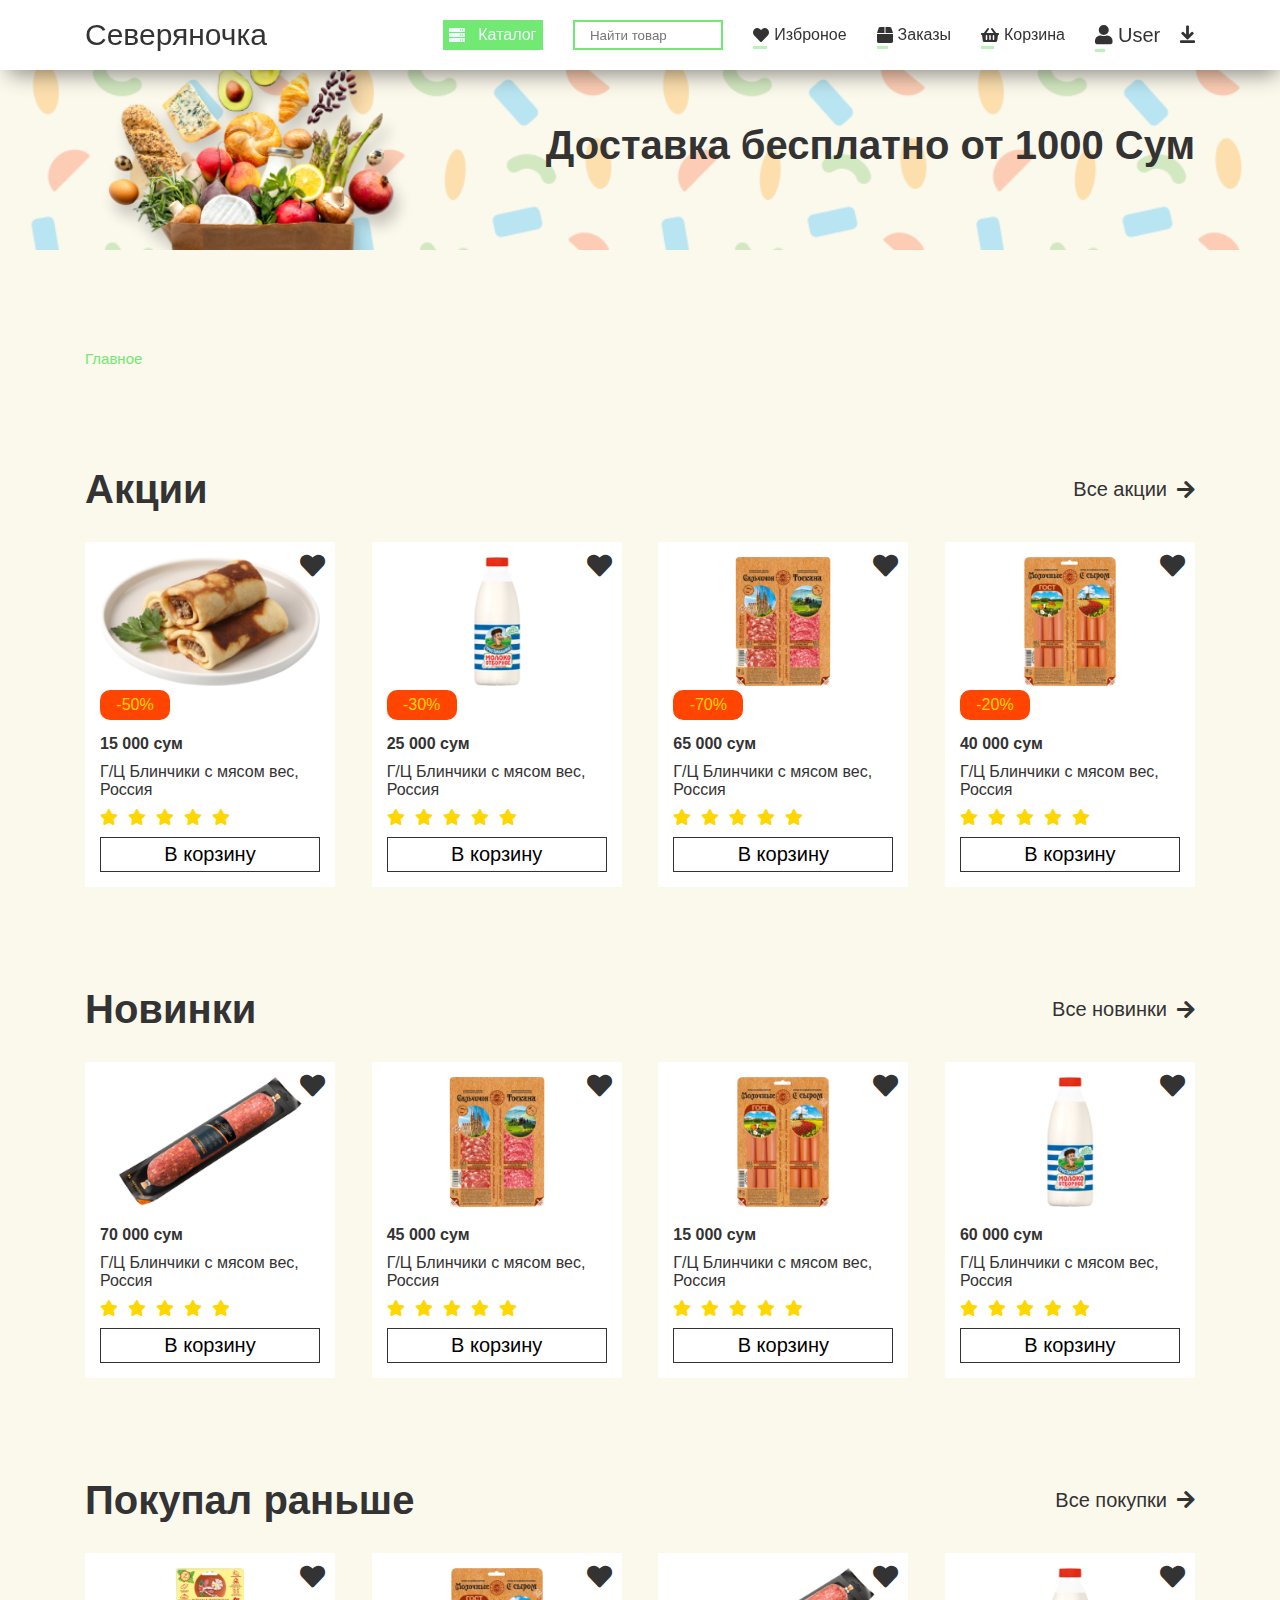
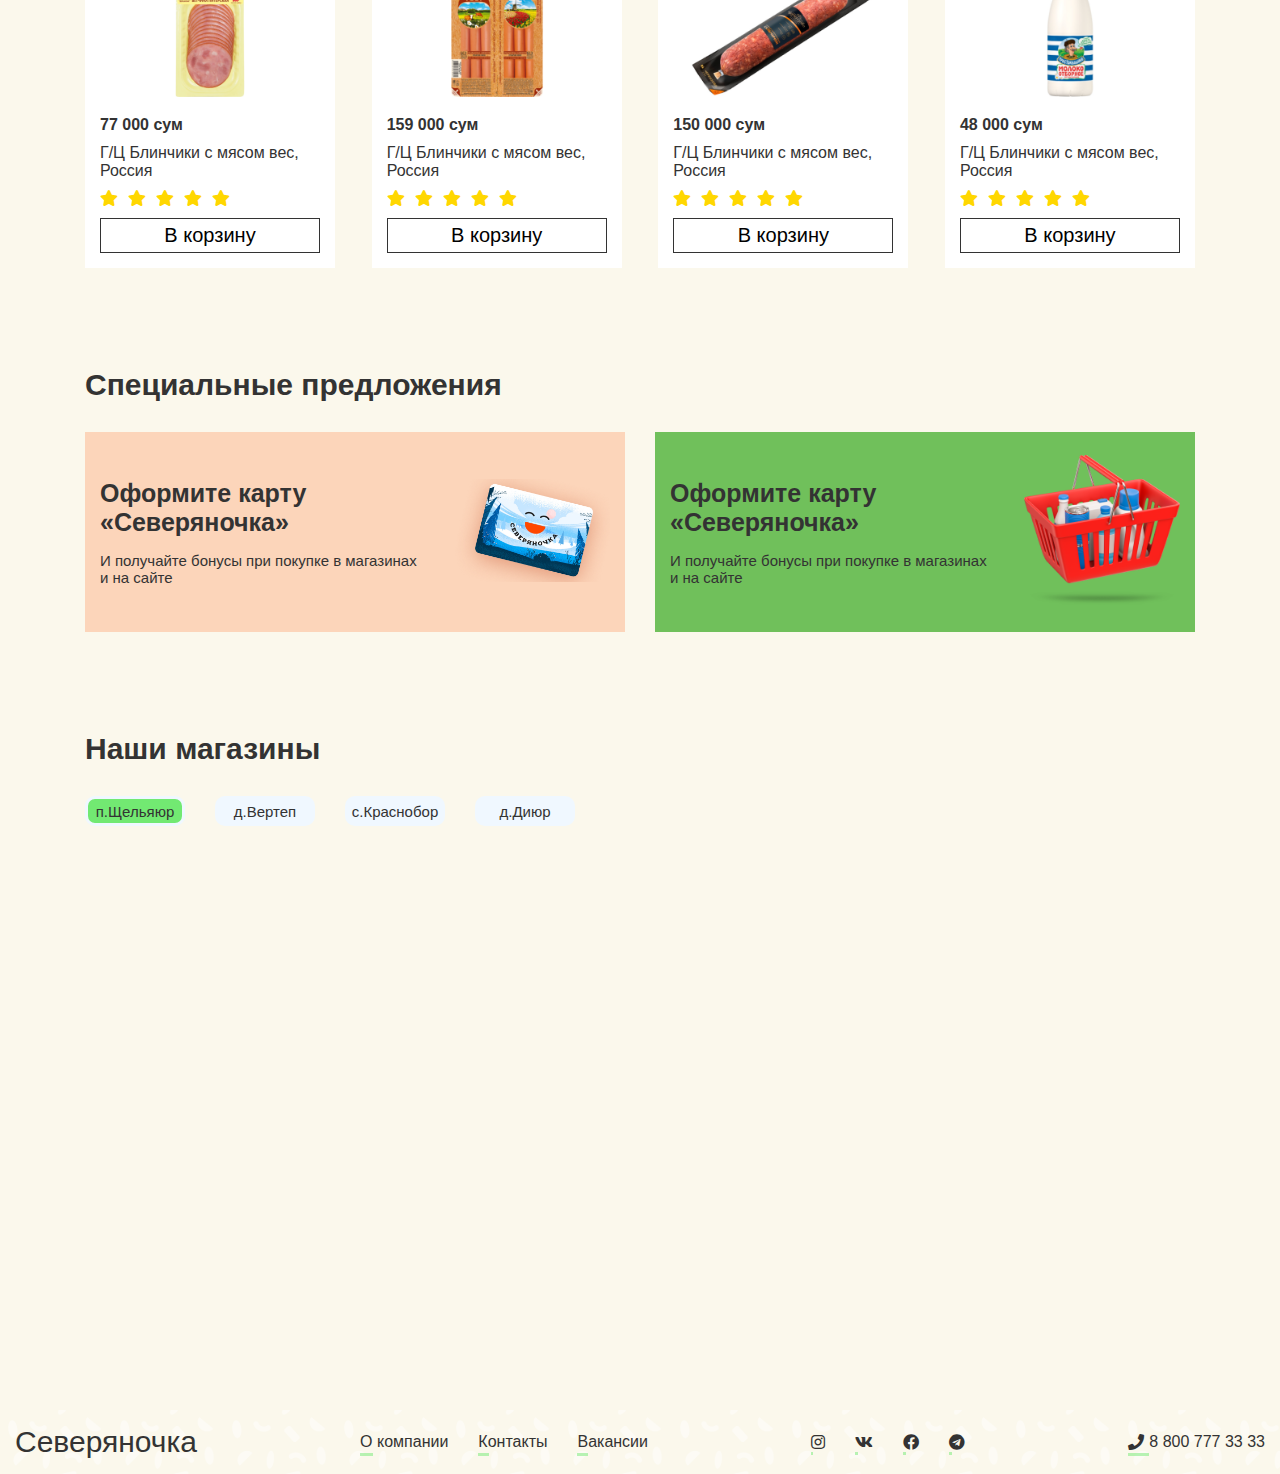
<file: index.html>
<!DOCTYPE html>
<html lang="en">
<head>
    <meta charset="UTF-8">
    <meta http-equiv="X-UA-Compatible" content="IE=edge">
    <meta name="viewport" content="width=device-width, initial-scale=1.0">
    <link rel="stylesheet" href="./fonts/all.min.css">
    <link rel="stylesheet" href="./index/index.css">
    <link rel="icon" href="./index/img/icon.ico">
    <link rel="stylesheet" href="./index/media.css">
    <title>Северяночка</title>
</head>
<body>
    <header id = "header">
        
        
        
        
        
        <nav class = "nav">
            <div class = "nav_info container">
                
                <div class="logo">
                    <a href="./index.html">
                        Северяночка
                    </a>
                </div>

                <input type="checkbox" id = "Menu_btn">
                <label for="Menu_btn" class = "Menu_label">
                    <i class = "fas fa-server"></i>
                </label>

                <div class="nav_info_gui" id = "nav_info_gui">
                    <label for="Menu_btn" class = "Menu_label">
                        <i class = "fas fa-server"></i>
                    </label>
                    
                    <a href="./Catalog.html" class = "Catalog_label">
                        <i class = "fas fa-server"></i> Каталог
                    </a>

                    

                    <input type="search" placeholder = "Найти товар" id = "Seact_nav">

                    <menu class = "menu">
                        <li><a href="./Izbrаnoy.html" class = "menu_link"><i class="fas fa-heart"></i> Изброное </a></li>
                        <li><a href="./Zacaz.html" class = "menu_link"><i class = "fas fa-box"></i> Заказы </a></li>
                        <li><a href="./Karzina.html" class = "menu_link"><i class="fas fa-shopping-basket"></i> Корзина </a></li>
                    </menu>

                    <div class="User_Akk">
                        <input type="checkbox" id = "Login_btn">
                        <label class = "Login_label menu_link" for="Login_btn">
                            <i class = "fas fa-user"></i> User 
                        </label>

                        <form id = "form" action="post">
                            <div class="form_info">
                                <label class = "Login_label menu_link" for="Login_btn">
                                    <i class="fas fa-times-square"></i>
                                </label>
                                <h3>
                                    Вход
                                </h3>
                                <input type="tel" placeholder = "Телефон" id = "Login_in_input">
                                <input type="submit" value = "Вход" id = "Login_in_btn">
                                <div class="form_info_help">
                                    <a href="#!">
                                        Регистрация
                                    </a>
                                    <a href="#!">
                                        Забыли пароль?
                                    </a>
                                </div>
                            </div>
                        </form>

                        <input type="checkbox" id = "User_btn">
                        <label for="User_btn" class = "User_label">
                            <i class="fas fa-arrow-to-bottom"></i>
                        </label>

                        <div class="User_gui">
                            <label for="User_btn" class = "User_label">
                                <i class="fas fa-arrow-to-top"></i>
                            </label>
                            <a href="./MyAkk.html" class = "menu_link">
                                Мой Профиль
                            </a>
                            <a href="./СhangeAkk.html" class = "menu_link">
                                Смена аккаунта
                            </a>
                            <a href="./MethodPay.html" class = "menu_link">
                                Способ оплаты
                            </a>
                            <a href="./Setting.html" class = "menu_link">
                                Настройки
                            </a>
                            <a href="" class = "menu_link">
                                Выход 
                            </a>
                        </div>

                    </div>
                </div>

            
            
            </div>
        </nav>
        <section class = "Title_Header">
            <div class="Title_Header_info container">
                <img class = "Title_Header_info_img" src="./index/img/header/img.png" alt="">
                <h1>Доставка бесплатно от 1000 Сум</h1>
            </div>
        </section>
    </header>
    <main id = "main">
        <div class = "container">
            <div class = "Title_main_place">
                <a class = "menu_link active" href="./index.html">Главное</a>
            </div>
            <section class = "Akcii">
                <div class="Akcii_Title">
                    <h2>
                        Акции
                    </h2>
                    <a href="./AllAktion.html">
                        Все акции <i class = "fas fa-arrow-right"></i>
                    </a>
                </div>
                <div class="Akcii_info">
                    <div class="Akcii_info_item">
                        <div class="Akcii_info_item_img">
                            <button class = "Akcii_info_item_Like_btn">
                                <i class="fas fa-heart"></i>
                            </button>
                            <img src="./index/img/main/Aktii/img.png" alt="">
                            <p class = "Akcii_info_item_procent">-50%</p>
                        </div>
                        <div class="Akcii_info_item_text">
                            <h4 class = "Akcii_info_item_text_cena">
                                15 000 сум
                            </h4>
                            <p>
                                Г/Ц Блинчики с мясом вес, Россия
                            </p>
                            <ul>
                                <li><i class = "fas fa-star"></i></li>
                                <li><i class = "fas fa-star"></i></li>
                                <li><i class = "fas fa-star"></i></li>
                                <li><i class = "fas fa-star"></i></li>
                                <li><i class = "fas fa-star"></i></li>
                            </ul>
                            <button class = "Akcii_info_item_text_pay_btn">
                                В корзину
                            </button>
                        </div>
                    </div>
                    <div class="Akcii_info_item">
                        <div class="Akcii_info_item_img">
                            <button class = "Akcii_info_item_Like_btn">
                                <i class="fas fa-heart"></i>
                            </button>
                            <img src="./index/img/main/Aktii/img2.png" alt="">
                            <p class = "Akcii_info_item_procent">-30%</p>
                        </div>
                        <div class="Akcii_info_item_text">
                            <h4 class = "Akcii_info_item_text_cena">
                                25 000 сум
                            </h4>
                            <p>
                                Г/Ц Блинчики с мясом вес, Россия
                            </p>
                            <ul>
                                <li><i class = "fas fa-star"></i></li>
                                <li><i class = "fas fa-star"></i></li>
                                <li><i class = "fas fa-star"></i></li>
                                <li><i class = "fas fa-star"></i></li>
                                <li><i class = "fas fa-star"></i></li>
                            </ul>
                            <button class = "Akcii_info_item_text_pay_btn">
                                В корзину
                            </button>
                        </div>
                    </div>
                    <div class="Akcii_info_item">
                        <div class="Akcii_info_item_img">
                            <button class = "Akcii_info_item_Like_btn">
                                <i class="fas fa-heart"></i>
                            </button>
                            <img src="./index/img/main/Aktii/img3.png" alt="">
                            <p class = "Akcii_info_item_procent">-70%</p>
                        </div>
                        <div class="Akcii_info_item_text">
                            <h4 class = "Akcii_info_item_text_cena">
                                65 000 сум
                            </h4>
                            <p>
                                Г/Ц Блинчики с мясом вес, Россия
                            </p>
                            <ul>
                                <li><i class = "fas fa-star"></i></li>
                                <li><i class = "fas fa-star"></i></li>
                                <li><i class = "fas fa-star"></i></li>
                                <li><i class = "fas fa-star"></i></li>
                                <li><i class = "fas fa-star"></i></li>
                            </ul>
                            <button class = "Akcii_info_item_text_pay_btn">
                                В корзину
                            </button>
                        </div>
                    </div>
                    <div class="Akcii_info_item">
                        <div class="Akcii_info_item_img">
                            <button class = "Akcii_info_item_Like_btn">
                                <i class="fas fa-heart"></i>
                            </button>
                            <img src="./index/img/main/Aktii/img4.png" alt="">
                            <p class = "Akcii_info_item_procent">-20%</p>
                        </div>
                        <div class="Akcii_info_item_text">
                            <h4 class = "Akcii_info_item_text_cena">
                                40 000 сум
                            </h4>
                            <p>
                                Г/Ц Блинчики с мясом вес, Россия
                            </p>
                            <ul>
                                <li><i class = "fas fa-star"></i></li>
                                <li><i class = "fas fa-star"></i></li>
                                <li><i class = "fas fa-star"></i></li>
                                <li><i class = "fas fa-star"></i></li>
                                <li><i class = "fas fa-star"></i></li>
                            </ul>
                            <button class = "Akcii_info_item_text_pay_btn">
                                В корзину
                            </button>
                        </div>
                    </div>
                </div>
            </section>
            <section class = "News">
                <div class="News_Title">
                    <h2>
                        Новинки
                    </h2>
                    <a href="./AllNew.html">
                        Все новинки <i class = "fas fa-arrow-right"></i>
                    </a>
                </div>
                <div class="News_info">
                    <div class="News_info_item">
                        <div class="News_info_item_img">
                            <button class = "News_info_item_Like_btn">
                                <i class="fas fa-heart"></i>
                            </button>
                            <img src="./index/img/main/News/img.png" alt="">
                            
                        </div>
                        <div class="News_info_item_text">
                            <h4 class = "News_info_item_text_cena">
                                70 000 сум
                            </h4>
                            <p>
                                Г/Ц Блинчики с мясом вес, Россия
                            </p>
                            <ul>
                                <li><i class = "fas fa-star"></i></li>
                                <li><i class = "fas fa-star"></i></li>
                                <li><i class = "fas fa-star"></i></li>
                                <li><i class = "fas fa-star"></i></li>
                                <li><i class = "fas fa-star"></i></li>
                            </ul>
                            <button class = "News_info_item_text_pay_btn">
                                В корзину
                            </button>
                        </div>
                    </div>
                    <div class="News_info_item">
                        <div class="Akcii_info_item_img">
                            <button class = "Akcii_info_item_Like_btn">
                                <i class="fas fa-heart"></i>
                            </button>
                            <img src="./index/img/main/News/img2.png" alt="">
                            
                        </div>
                        <div class="News_info_item_text">
                            <h4 class = "News_info_item_text_cena">
                                45 000 сум
                            </h4>
                            <p>
                                Г/Ц Блинчики с мясом вес, Россия
                            </p>
                            <ul>
                                <li><i class = "fas fa-star"></i></li>
                                <li><i class = "fas fa-star"></i></li>
                                <li><i class = "fas fa-star"></i></li>
                                <li><i class = "fas fa-star"></i></li>
                                <li><i class = "fas fa-star"></i></li>
                            </ul>
                            <button class = "News_info_item_text_pay_btn">
                                В корзину
                            </button>
                        </div>
                    </div>
                    <div class="News_info_item">
                        <div class="News_info_item_img">
                            <button class = "News_info_item_Like_btn">
                                <i class="fas fa-heart"></i>
                            </button>
                            <img src="./index/img/main/News/img3.png" alt="">
                            
                        </div>
                        <div class="News_info_item_text">
                            <h4 class = "News_info_item_text_cena">
                                15 000 сум
                            </h4>
                            <p>
                                Г/Ц Блинчики с мясом вес, Россия
                            </p>
                            <ul>
                                <li><i class = "fas fa-star"></i></li>
                                <li><i class = "fas fa-star"></i></li>
                                <li><i class = "fas fa-star"></i></li>
                                <li><i class = "fas fa-star"></i></li>
                                <li><i class = "fas fa-star"></i></li>
                            </ul>
                            <button class = "News_info_item_text_pay_btn">
                                В корзину
                            </button>
                        </div>
                    </div>
                    <div class="News_info_item">
                        <div class="News_info_item_img">
                            <button class = "News_info_item_Like_btn">
                                <i class="fas fa-heart"></i>
                            </button>
                            <img src="./index/img/main/News/img4.png" alt="">
                            
                        </div>
                        <div class="News_info_item_text">
                            <h4 class = "News_info_item_text_cena">
                                60 000 сум
                            </h4>
                            <p>
                                Г/Ц Блинчики с мясом вес, Россия
                            </p>
                            <ul>
                                <li><i class = "fas fa-star"></i></li>
                                <li><i class = "fas fa-star"></i></li>
                                <li><i class = "fas fa-star"></i></li>
                                <li><i class = "fas fa-star"></i></li>
                                <li><i class = "fas fa-star"></i></li>
                            </ul>
                            <button class = "News_info_item_text_pay_btn">
                                В корзину
                            </button>
                        </div>
                    </div>
                </div>
            </section>
            <section class = "Pay_earlier">
                <div class="Pay_earlier_Title">
                    <h2>
                        Покупал раньше
                    </h2>
                    <a href="./Zacaz.html">
                        Все покупки <i class = "fas fa-arrow-right"></i>
                    </a>
                </div>
                <div class="Pay_earlier_info">
                    <div class="Pay_earlier_info_item">
                        <div class="Pay_earlier_info_item_img">
                            <button class = "Pay_earlier_info_item_Like_btn">
                                <i class="fas fa-heart"></i>
                            </button>
                            <img src="./index/img/main/Pay_earlier/img.png" alt="">
                            
                        </div>
                        <div class="Pay_earlier_info_item_text">
                            <h4 class = "Pay_earlier_info_item_text_cena">
                                77 000 сум
                            </h4>
                            <p>
                                Г/Ц Блинчики с мясом вес, Россия
                            </p>
                            <ul>
                                <li><i class = "fas fa-star"></i></li>
                                <li><i class = "fas fa-star"></i></li>
                                <li><i class = "fas fa-star"></i></li>
                                <li><i class = "fas fa-star"></i></li>
                                <li><i class = "fas fa-star"></i></li>
                            </ul>
                            <button class = "Pay_earlier_info_item_text_pay_btn">
                                В корзину
                            </button>
                        </div>
                    </div>
                    <div class="Pay_earlier_info_item">
                        <div class="Pay_earlier_info_item_img">
                            <button class = "Pay_earlier_info_item_Like_btn">
                                <i class="fas fa-heart"></i>
                            </button>
                            <img src="./index/img/main/Pay_earlier/img2.png" alt="">
                            
                        </div>
                        <div class="Pay_earlier_info_item_text">
                            <h4 class = "Pay_earlier_info_item_text_cena">
                                159 000 сум
                            </h4>
                            <p>
                                Г/Ц Блинчики с мясом вес, Россия
                            </p>
                            <ul>
                                <li><i class = "fas fa-star"></i></li>
                                <li><i class = "fas fa-star"></i></li>
                                <li><i class = "fas fa-star"></i></li>
                                <li><i class = "fas fa-star"></i></li>
                                <li><i class = "fas fa-star"></i></li>
                            </ul>
                            <button class = "Pay_earlier_info_item_text_pay_btn">
                                В корзину
                            </button>
                        </div>
                    </div>
                    <div class="Pay_earlier_info_item">
                        <div class="Pay_earlier_info_item_img">
                            <button class = "Pay_earlier_info_item_Like_btn">
                                <i class="fas fa-heart"></i>
                            </button>
                            <img src="./index/img/main/Pay_earlier/img3.png" alt="">
                            
                        </div>
                        <div class="Pay_earlier_info_item_text">
                            <h4 class = "Pay_earlier_info_item_text_cena">
                                150 000 сум
                            </h4>
                            <p>
                                Г/Ц Блинчики с мясом вес, Россия
                            </p>
                            <ul>
                                <li><i class = "fas fa-star"></i></li>
                                <li><i class = "fas fa-star"></i></li>
                                <li><i class = "fas fa-star"></i></li>
                                <li><i class = "fas fa-star"></i></li>
                                <li><i class = "fas fa-star"></i></li>
                            </ul>
                            <button class = "Pay_earlier_info_item_text_pay_btn">
                                В корзину
                            </button>
                        </div>
                    </div>
                    <div class="Pay_earlier_info_item">
                        <div class="Pay_earlier_info_item_img">
                            <button class = "Pay_earlier_info_item_Like_btn">
                                <i class="fas fa-heart"></i>
                            </button>
                            <img src="./index/img/main/Pay_earlier/img4.png" alt="">
                            
                        </div>
                        <div class="Pay_earlier_info_item_text">
                            <h4 class = "Pay_earlier_info_item_text_cena">
                                48 000 сум
                            </h4>
                            <p>
                                Г/Ц Блинчики с мясом вес, Россия
                            </p>
                            <ul>
                                <li><i class = "fas fa-star"></i></li>
                                <li><i class = "fas fa-star"></i></li>
                                <li><i class = "fas fa-star"></i></li>
                                <li><i class = "fas fa-star"></i></li>
                                <li><i class = "fas fa-star"></i></li>
                            </ul>
                            <button class = "Pay_earlier_info_item_text_pay_btn">
                                В корзину
                            </button>
                        </div>
                    </div>
                </div>
            </section>
            <section id = "Imporov_offer">
               
                <h2 class = "Imporov_offer_Title">
                    Специальные предложения
                </h2>
                
                <div class="Imporov_offer_info">
                    <div class="Imporov_offer_left">
                        <div class="Imporov_offer_left_left">
                            <h3>
                                Оформите карту «Северяночка»
                            </h3>
                            <p>
                                И получайте бонусы при покупке в магазинах и на сайте
                            </p>
                        </div>
                        <div class="Imporov_offer_left_right">
                            <img src="./index/img/main/Imporov_offer/img.png" alt="">
                        </div>
                    </div>
                    <div class="Imporov_offer_rigth">
                        <div class="Imporov_offer_rigth_left">
                            <h3>
                                Оформите карту «Северяночка»
                            </h3>
                            <p>
                                И получайте бонусы при покупке в магазинах и на сайте
                            </p>
                        </div>
                        <div class="Imporov_offer_rigth_right">
                            <img src="./index/img/main/Imporov_offer/img2.png" alt="">
                        </div>
                    </div>
                </div>
            </section>
            <section id = "Our_shop">
                <h2 class="Our_shop_Title">
                    Наши магазины
                </h2>
                <div class="Our_shop_nav">
                    
                    <menu class = "Our_shop_nav_menu">
                        <li><button class = "Our_shop_nav_menu_link active">п.Щельяюр</button></li>
                        <li><button class = "Our_shop_nav_menu_link">д.Вертеп</button></li>
                        <li><button class = "Our_shop_nav_menu_link">с.Краснобор</button></li>
                        <li><button class = "Our_shop_nav_menu_link">д.Диюр</button></li>
                    </menu>
                </div>
                <div class="Our_shop_map">
                    <iframe class = "Our_shop_map_item active" src="https://www.google.com/maps/embed?pb=!1m18!1m12!1m3!1d26652.468219681825!2d53.372323233378566!3d65.3226717161531!2m3!1f0!2f0!3f0!3m2!1i1024!2i768!4f13.1!3m3!1m2!1s0x4472340bbf53f20d%3A0x6aaf90d406ef7886!2z0KnQtdC70YzRj9GO0YAsINCg0LXRgdC_LiDQmtC-0LzQuCwg0KDQvtGB0YHQuNGP!5e0!3m2!1sru!2s!4v1689352066437!5m2!1sru!2s" width="600" height="450" style="border:0;" allowfullscreen="" loading="lazy" referrerpolicy="no-referrer-when-downgrade"></iframe>
                
                    <!-- <iframe class = "Our_shop_map_item" src="https://www.google.com/maps/embed?pb=!1m18!1m12!1m3!1d13339.051486239861!2d53.17444029986661!3d65.29734872897914!2m3!1f0!2f0!3f0!3m2!1i1024!2i768!4f13.1!3m3!1m2!1s0x447249e2718cd461%3A0x25c0f625da4e30ed!2z0JLQtdGA0YLQtdC_LCDQoNC10YHQvy4g0JrQvtC80LgsINCg0L7RgdGB0LjRjywgMTY5NDcz!5e0!3m2!1sru!2s!4v1689352134820!5m2!1sru!2s" width="600" height="450" style="border:0;" allowfullscreen="" loading="lazy" referrerpolicy="no-referrer-when-downgrade"></iframe> -->
                    <!-- <iframe class = "Our_shop_map_item" src="https://www.google.com/maps/embed?pb=!1m18!1m12!1m3!1d13341.63291819816!2d53.2693024498242!3d65.2922480322355!2m3!1f0!2f0!3f0!3m2!1i1024!2i768!4f13.1!3m3!1m2!1s0x447235dd2ca590b3%3A0xc633232da326cfaf!2z0JrRgNCw0YHQvdC-0LHQvtGALCDQoNC10YHQvy4g0JrQvtC80LgsINCg0L7RgdGB0LjRjywgMTY5NDcz!5e0!3m2!1sru!2s!4v1689352167580!5m2!1sru!2s" width="600" height="450" style="border:0;" allowfullscreen="" loading="lazy" referrerpolicy="no-referrer-when-downgrade"></iframe> -->
                    <!-- <iframe class = "Our_shop_map_item" src="https://www.google.com/maps/embed?pb=!1m18!1m12!1m3!1d13350.044498576164!2d53.3380512996857!3d65.27562599284674!2m3!1f0!2f0!3f0!3m2!1i1024!2i768!4f13.1!3m3!1m2!1s0x447235aa69816fb7%3A0x7202220934f2d943!2z0JTQuNGO0YAsINCg0LXRgdC_LiDQmtC-0LzQuCwg0KDQvtGB0YHQuNGPLCAxNjk0NzE!5e0!3m2!1sru!2s!4v1689352221229!5m2!1sru!2s" width="600" height="450" style="border:0;" allowfullscreen="" loading="lazy" referrerpolicy="no-referrer-when-downgrade"></iframe> -->
                </div>
            </section>
        </div>
    </main>
    <footer id = "footer">
        <div class="footer_info">
            <div class="logo">
                <a href="#!">
                    Северяночка
                </a>
            </div>
            <ul>
                <li><a href="./About.html" class = "menu_link">О компании</a></li>
                <li><a href="./Contact.html" class = "menu_link">Контакты</a></li>
                <li><a href="./Vakanss.html" class = "menu_link">Вакансии</a></li>
            </ul>
            <ul>
                <li><a target = "_blank" href="https://www.instagram.com/" class = "menu_link"><i class = "fab fa-instagram"></i></a></li>
                <li><a target = "_blank" href="https://www.vk.com" class = "menu_link"><i class = "fab fa-vk"></i></a></li>
                <li><a target = "_blank" href="https://www.facebook.com" class = "menu_link"><i class = "fab fa-facebook"></i></a></li>
                <li><a target = "_blank" href="https://www.telegram.org" class = "menu_link"><i class = "fab fa-telegram"></i></a></li>
            </ul>
            <a href="#!" class = "menu_link">
                <i class = "fas fa-phone"></i> 8 800 777 33 33
            </a>
        </div>
    </footer>
</body>
</html>
</file>
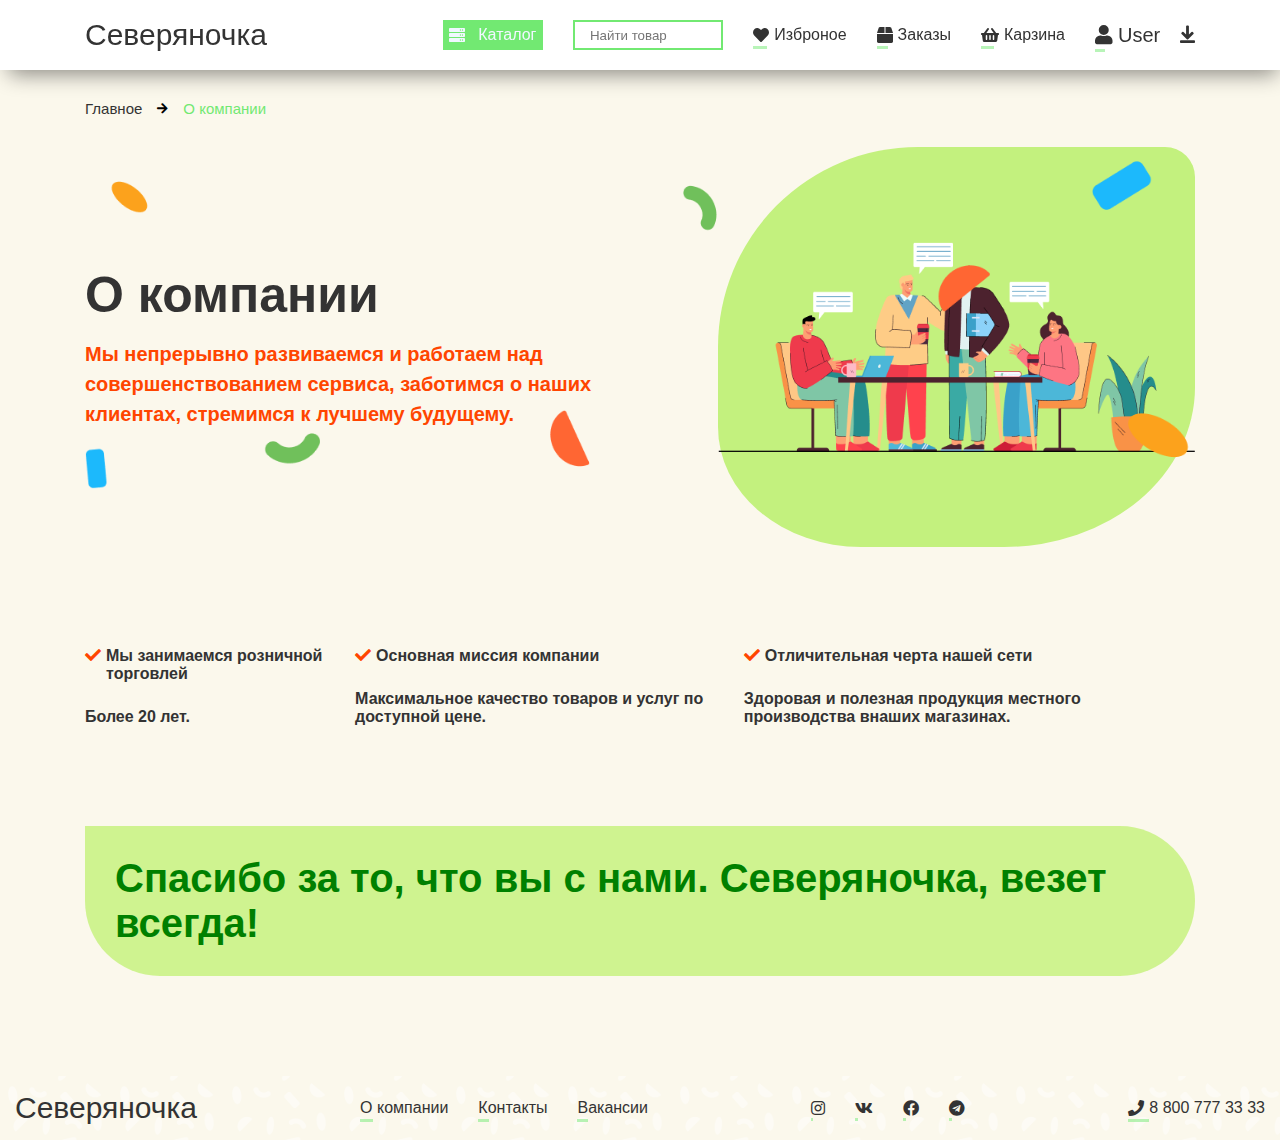
<file: About.html>
<!DOCTYPE html>
<html lang="en">
<head>
    <meta charset="UTF-8">
    <meta http-equiv="X-UA-Compatible" content="IE=edge">
    <meta name="viewport" content="width=device-width, initial-scale=1.0">
    <link rel="stylesheet" href="./fonts/all.min.css">
    <link rel="stylesheet" href="./About/About.css">
    <link rel="icon" href="./About/img/icon.ico">
    <link rel="stylesheet" href="./About/media.css">
    <title>Об компании</title>
</head>
<body>
    <header id = "header">
        <nav class = "nav">
            <div class = "nav_info container">
                
                <div class="logo">
                    <a href="./index.html">
                        Северяночка
                    </a>
                </div>

                <input type="checkbox" id = "Menu_btn">
                <label for="Menu_btn" class = "Menu_label">
                    <i class = "fas fa-server"></i>
                </label>

                <div class="nav_info_gui" id = "nav_info_gui">
                    <label for="Menu_btn" class = "Menu_label">
                        <i class = "fas fa-server"></i>
                    </label>
                    
                    <a href="./Catalog.html" class = "Catalog_label">
                        <i class = "fas fa-server"></i> Каталог
                    </a>

                    

                    <input type="search" placeholder = "Найти товар" id = "Seact_nav">

                    <menu class = "menu">
                        <li><a href="./Izbrаnoy.html" class = "menu_link"><i class="fas fa-heart"></i> Изброное </a></li>
                        <li><a href="./Zacaz.html" class = "menu_link"><i class = "fas fa-box"></i> Заказы </a></li>
                        <li><a href="./Karzina.html" class = "menu_link"><i class="fas fa-shopping-basket"></i> Карзина </a></li>
                    </menu>

                    <div class="User_Akk">
                        <input type="checkbox" id = "Login_btn">
                        <label class = "Login_label menu_link" for="Login_btn">
                            <i class = "fas fa-user"></i> User 
                        </label>

                        <form id = "form" action="post">
                            <div class="form_info">
                                <label class = "Login_label menu_link" for="Login_btn">
                                    <i class="fas fa-times-square"></i>
                                </label>
                                <h3>
                                    Вход
                                </h3>
                                <input type="tel" placeholder = "Телефон" id = "Login_in_input">
                                <input type="submit" value = "Вход" id = "Login_in_btn">
                                <div class="form_info_help">
                                    <a href="#!">
                                        Регистрация
                                    </a>
                                    <a href="#!">
                                        Забыли пароль?
                                    </a>
                                </div>
                            </div>
                        </form>

                        <input type="checkbox" id = "User_btn">
                        <label for="User_btn" class = "User_label">
                            <i class="fas fa-arrow-to-bottom"></i>
                        </label>

                        <div class="User_gui">
                            <label for="User_btn" class = "User_label">
                                <i class="fas fa-arrow-to-top"></i>
                            </label>
                            <a href="./MyAkk.html" class = "menu_link">
                                Мой Профиль
                            </a>
                            <a href="./СhangeAkk.html" class = "menu_link">
                                Смена аккаунта
                            </a>
                            <a href="./MethodPay.html" class = "menu_link">
                                Способ оплаты
                            </a>
                            <a href="./Setting.html" class = "menu_link">
                                Настройки
                            </a>
                            <a href="#!" class = "menu_link">
                                Выход 
                            </a>
                        </div>

                        

                    </div>
                </div>

            
            
            </div>
        </nav>
    </header>

    <main id = "main">
        <div class="container">
            <section id = "About_main">
                
                <img src="./About/img/main/img.png" alt="">

                <div class = "Title_main_place">
                    <a class = "menu_link" href="./index.html">Главное</a>
                    <i class = "fas fa-arrow-right"></i>
                    <a class = "menu_link active" href="./About.html">О компании</a>
                </div>
                <div class="About_main_Title">
                    <div class="About_main_Title_left">
                        <h1>
                            О компании
                        </h1>
                        <p>
                            Мы непрерывно развиваемся и работаем над совершенствованием сервиса, заботимся о наших клиентах, стремимся к лучшему будущему.
                        </p>
                    </div>
                    <div class="About_main_Title_right">
                        <img src="./About/img/main/BG.png" alt="">
                    </div>
                </div>
            </section>
            <section id = "About_List">
                <div class="About_List_item">
                    <p>
                     
                        <i class = "fas fa-check"></i>
                        Мы занимаемся розничной торговлей
                            
                       
                    </p>
                    <h4>
                        Более 20 лет.
                    </h4>
                </div>
                <div class="About_List_item">
                    <p>
                        <i class = "fas fa-check"></i>
                        Основная миссия компании
                    </p>
                    <h4>
                        Максимальное качество товаров и услуг по доступной цене.
                    </h4>
                </div>
                <div class="About_List_item">
                    <p>
                        <i class = "fas fa-check"></i>
                        Отличительная черта нашей сети
                    </p>
                    <h4>
                        Здоровая и полезная продукция местного производства внаших магазинах.
                    </h4>
                </div>
            </section>
            <section id = "Thank_you">
                <h2>Спасибо за то, что вы с нами. Северяночка, везет всегда!</h2>
            </section>
        </div>
    </main>

    <footer id = "footer">
        <div class="footer_info">
            <div class="logo">
                <a href="#!">
                    Северяночка
                </a>
            </div>
            <ul>
                <li><a href="./About.html" class = "menu_link">О компании</a></li>
                <li><a href="./Contact.html" class = "menu_link">Контакты</a></li>
                <li><a href="./Vakanss.html" class = "menu_link">Вакансии</a></li>
            </ul>
            <ul>
                <li><a target = "_blank" href="https://www.instagram.com/" class = "menu_link"><i class = "fab fa-instagram"></i></a></li>
                <li><a target = "_blank" href="https://www.vk.com" class = "menu_link"><i class = "fab fa-vk"></i></a></li>
                <li><a target = "_blank" href="https://www.facebook.com" class = "menu_link"><i class = "fab fa-facebook"></i></a></li>
                <li><a target = "_blank" href="https://www.telegram.org" class = "menu_link"><i class = "fab fa-telegram"></i></a></li>
            </ul>
            <a href="#!" class = "menu_link">
                <i class = "fas fa-phone"></i> 8 800 777 33 33
            </a>
        </div>
    </footer>
</body>
</html>
</file>
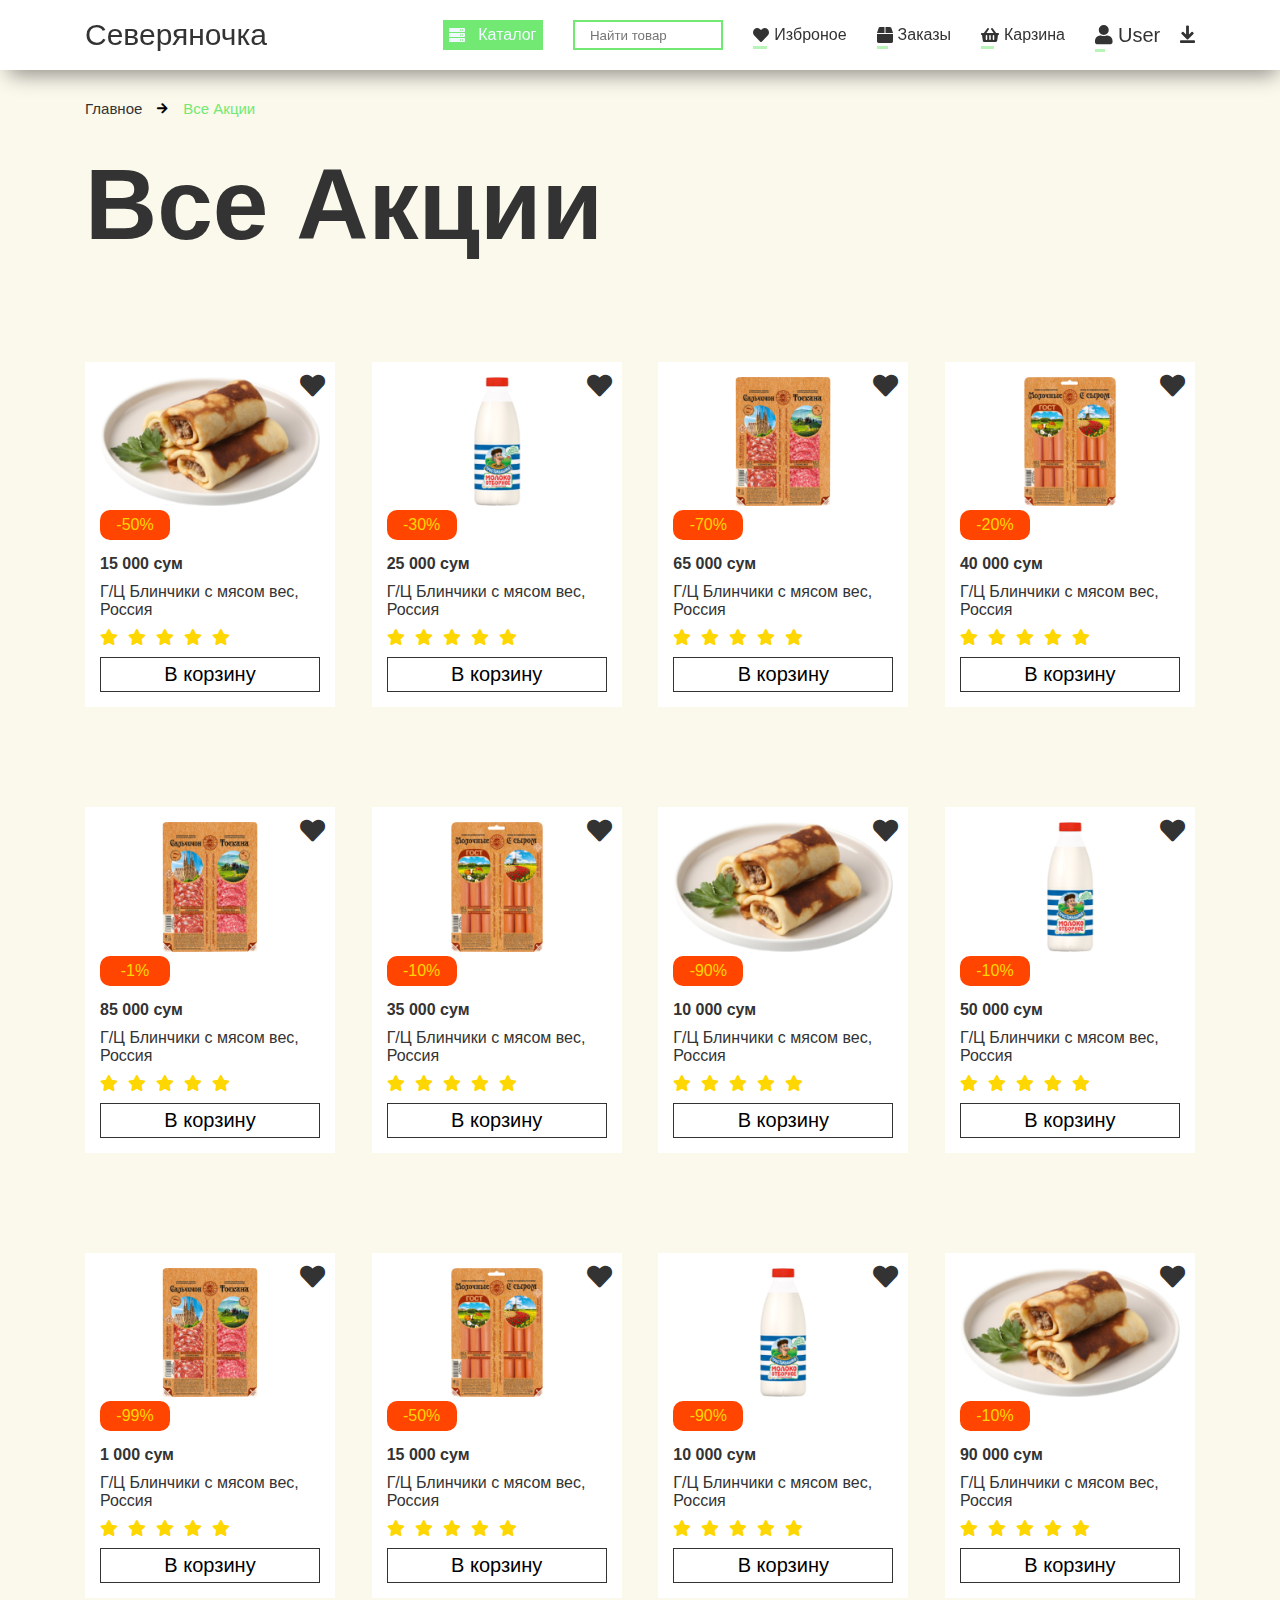
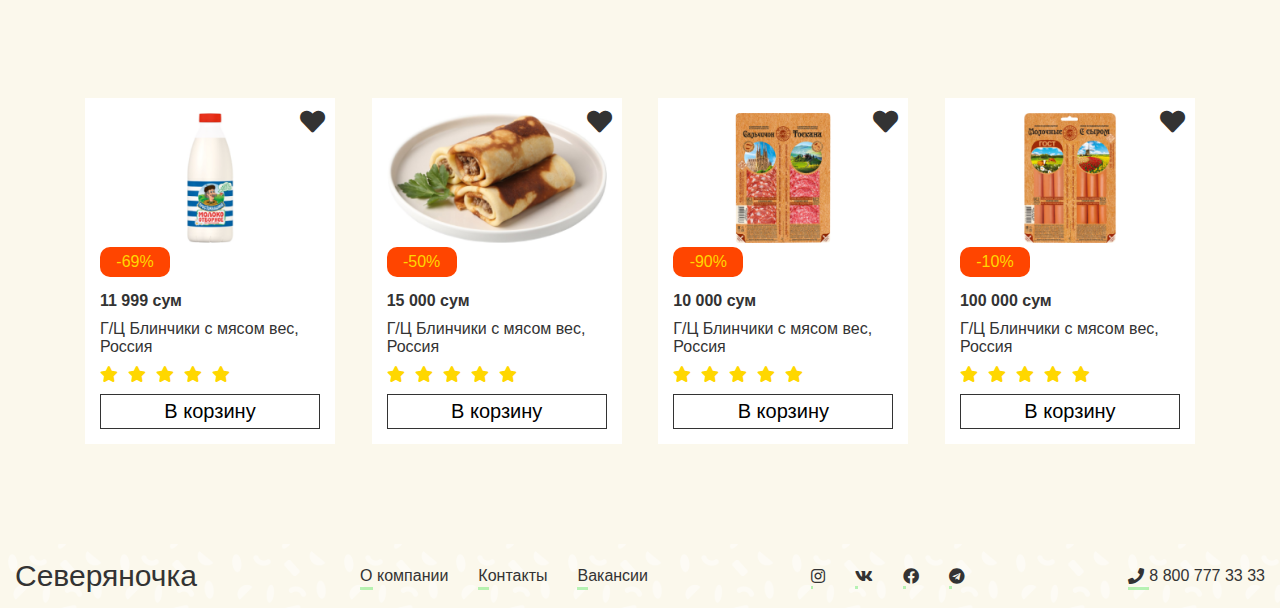
<file: AllAktion.html>
<!DOCTYPE html>
<html lang="en">
<head>
    <meta charset="UTF-8">
    <meta http-equiv="X-UA-Compatible" content="IE=edge">
    <meta name="viewport" content="width=device-width, initial-scale=1.0">
    <link rel="stylesheet" href="./fonts/all.min.css">
    <link rel="stylesheet" href="./AllAktion/AllAktion.css">
    <link rel="icon" href="./AllAktion/img/icon.ico">
    <link rel="stylesheet" href="./AllAktion/media.css">
    <title>Все Акции</title>
</head>
<body>
    <header id = "header">
        <nav class = "nav">
            <div class = "nav_info container">
                
                <div class="logo">
                    <a href="./index.html">
                        Северяночка
                    </a>
                </div>

                <input type="checkbox" id = "Menu_btn">
                <label for="Menu_btn" class = "Menu_label">
                    <i class = "fas fa-server"></i>
                </label>

                <div class="nav_info_gui" id = "nav_info_gui">
                    <label for="Menu_btn" class = "Menu_label">
                        <i class = "fas fa-server"></i>
                    </label>
                    
                    <a href="./Catalog.html" class = "Catalog_label">
                        <i class = "fas fa-server"></i> Каталог
                    </a>

                    

                    <input type="search" placeholder = "Найти товар" id = "Seact_nav">

                    <menu class = "menu">
                        <li><a href="./Izbrаnoy.html" class = "menu_link"><i class="fas fa-heart"></i> Изброное </a></li>
                        <li><a href="./Zacaz.html" class = "menu_link"><i class = "fas fa-box"></i> Заказы </a></li>
                        <li><a href="./Karzina.html" class = "menu_link"><i class="fas fa-shopping-basket"></i> Карзина </a></li>
                    </menu>

                    <div class="User_Akk">
                        <input type="checkbox" id = "Login_btn">
                        <label class = "Login_label menu_link" for="Login_btn">
                            <i class = "fas fa-user"></i> User 
                        </label>

                        <form id = "form" action="post">
                            <div class="form_info">
                                <label class = "Login_label menu_link" for="Login_btn">
                                    <i class="fas fa-times-square"></i>
                                </label>
                                <h3>
                                    Вход
                                </h3>
                                <input type="tel" placeholder = "Телефон" id = "Login_in_input">
                                <input type="submit" value = "Вход" id = "Login_in_btn">
                                <div class="form_info_help">
                                    <a href="#!">
                                        Регистрация
                                    </a>
                                    <a href="#!">
                                        Забыли пароль?
                                    </a>
                                </div>
                            </div>
                        </form>

                        <input type="checkbox" id = "User_btn">
                        <label for="User_btn" class = "User_label">
                            <i class="fas fa-arrow-to-bottom"></i>
                        </label>

                        <div class="User_gui">
                            <label for="User_btn" class = "User_label">
                                <i class="fas fa-arrow-to-top"></i>
                            </label>
                            <a href="./MyAkk.html" class = "menu_link">
                                Мой Профиль
                            </a>
                            <a href="./СhangeAkk.html" class = "menu_link">
                                Смена аккаунта
                            </a>
                            <a href="./MethodPay.html" class = "menu_link">
                                Способ оплаты
                            </a>
                            <a href="./Setting.html" class = "menu_link">
                                Настройки
                            </a>
                            <a href="#!" class = "menu_link">
                                Выход 
                            </a>
                        </div>

                        

                    </div>
                </div>

            
            
            </div>
        </nav>
    </header>

    <main id = "main">
        <div class="container">
            <section id = "Title_main">
                <div class = "Title_main_place">
                    <a class = "menu_link" href="./index.html">Главное</a>
                    <i class = "fas fa-arrow-right"></i>
                    <a class = "menu_link active" href="./AllAktion.html">Все Акции</a>
                </div>
                <h1>
                    Все Акции
                </h1>
            </section>
            <section class = "All_Aktion">
                <div class="Akcii_info">
                    <div class="Akcii_info_item">
                        <div class="Akcii_info_item_img">
                            <button class = "Akcii_info_item_Like_btn">
                                <i class="fas fa-heart"></i>
                            </button>
                            <img src="./AllAktion/img/Aktii/img.png" alt="">
                            <p class = "Akcii_info_item_procent">-50%</p>
                        </div>
                        <div class="Akcii_info_item_text">
                            <h4 class = "Akcii_info_item_text_cena">
                                15 000 сум
                            </h4>
                            <p>
                                Г/Ц Блинчики с мясом вес, Россия
                            </p>
                            <ul>
                                <li><i class = "fas fa-star"></i></li>
                                <li><i class = "fas fa-star"></i></li>
                                <li><i class = "fas fa-star"></i></li>
                                <li><i class = "fas fa-star"></i></li>
                                <li><i class = "fas fa-star"></i></li>
                            </ul>
                            <button class = "Akcii_info_item_text_pay_btn">
                                В корзину
                            </button>
                        </div>
                    </div>
                    <div class="Akcii_info_item">
                        <div class="Akcii_info_item_img">
                            <button class = "Akcii_info_item_Like_btn">
                                <i class="fas fa-heart"></i>
                            </button>
                            <img src="./AllAktion/img/Aktii/img2.png" alt="">
                            <p class = "Akcii_info_item_procent">-30%</p>
                        </div>
                        <div class="Akcii_info_item_text">
                            <h4 class = "Akcii_info_item_text_cena">
                                25 000 сум
                            </h4>
                            <p>
                                Г/Ц Блинчики с мясом вес, Россия
                            </p>
                            <ul>
                                <li><i class = "fas fa-star"></i></li>
                                <li><i class = "fas fa-star"></i></li>
                                <li><i class = "fas fa-star"></i></li>
                                <li><i class = "fas fa-star"></i></li>
                                <li><i class = "fas fa-star"></i></li>
                            </ul>
                            <button class = "Akcii_info_item_text_pay_btn">
                                В корзину
                            </button>
                        </div>
                    </div>
                    <div class="Akcii_info_item">
                        <div class="Akcii_info_item_img">
                            <button class = "Akcii_info_item_Like_btn">
                                <i class="fas fa-heart"></i>
                            </button>
                            <img src="./AllAktion/img/Aktii/img3.png" alt="">
                            <p class = "Akcii_info_item_procent">-70%</p>
                        </div>
                        <div class="Akcii_info_item_text">
                            <h4 class = "Akcii_info_item_text_cena">
                                65 000 сум
                            </h4>
                            <p>
                                Г/Ц Блинчики с мясом вес, Россия
                            </p>
                            <ul>
                                <li><i class = "fas fa-star"></i></li>
                                <li><i class = "fas fa-star"></i></li>
                                <li><i class = "fas fa-star"></i></li>
                                <li><i class = "fas fa-star"></i></li>
                                <li><i class = "fas fa-star"></i></li>
                            </ul>
                            <button class = "Akcii_info_item_text_pay_btn">
                                В корзину
                            </button>
                        </div>
                    </div>
                    <div class="Akcii_info_item">
                        <div class="Akcii_info_item_img">
                            <button class = "Akcii_info_item_Like_btn">
                                <i class="fas fa-heart"></i>
                            </button>
                            <img src="./AllAktion/img/Aktii/img4.png" alt="">
                            <p class = "Akcii_info_item_procent">-20%</p>
                        </div>
                        <div class="Akcii_info_item_text">
                            <h4 class = "Akcii_info_item_text_cena">
                                40 000 сум
                            </h4>
                            <p>
                                Г/Ц Блинчики с мясом вес, Россия
                            </p>
                            <ul>
                                <li><i class = "fas fa-star"></i></li>
                                <li><i class = "fas fa-star"></i></li>
                                <li><i class = "fas fa-star"></i></li>
                                <li><i class = "fas fa-star"></i></li>
                                <li><i class = "fas fa-star"></i></li>
                            </ul>
                            <button class = "Akcii_info_item_text_pay_btn">
                                В корзину
                            </button>
                        </div>
                    </div>
                </div>
            </section>
            <section class = "All_Aktion">
                <div class="Akcii_info">
                    <div class="Akcii_info_item">
                        <div class="Akcii_info_item_img">
                            <button class = "Akcii_info_item_Like_btn">
                                <i class="fas fa-heart"></i>
                            </button>
                            <img src="./AllAktion/img/Aktii/img3.png" alt="">
                            <p class = "Akcii_info_item_procent">-1%</p>
                        </div>
                        <div class="Akcii_info_item_text">
                            <h4 class = "Akcii_info_item_text_cena">
                                85 000 сум
                            </h4>
                            <p>
                                Г/Ц Блинчики с мясом вес, Россия
                            </p>
                            <ul>
                                <li><i class = "fas fa-star"></i></li>
                                <li><i class = "fas fa-star"></i></li>
                                <li><i class = "fas fa-star"></i></li>
                                <li><i class = "fas fa-star"></i></li>
                                <li><i class = "fas fa-star"></i></li>
                            </ul>
                            <button class = "Akcii_info_item_text_pay_btn">
                                В корзину
                            </button>
                        </div>
                    </div>
                    <div class="Akcii_info_item">
                        <div class="Akcii_info_item_img">
                            <button class = "Akcii_info_item_Like_btn">
                                <i class="fas fa-heart"></i>
                            </button>
                            <img src="./AllAktion/img/Aktii/img4.png" alt="">
                            <p class = "Akcii_info_item_procent">-10%</p>
                        </div>
                        <div class="Akcii_info_item_text">
                            <h4 class = "Akcii_info_item_text_cena">
                                35 000 сум
                            </h4>
                            <p>
                                Г/Ц Блинчики с мясом вес, Россия
                            </p>
                            <ul>
                                <li><i class = "fas fa-star"></i></li>
                                <li><i class = "fas fa-star"></i></li>
                                <li><i class = "fas fa-star"></i></li>
                                <li><i class = "fas fa-star"></i></li>
                                <li><i class = "fas fa-star"></i></li>
                            </ul>
                            <button class = "Akcii_info_item_text_pay_btn">
                                В корзину
                            </button>
                        </div>
                    </div>
                    <div class="Akcii_info_item">
                        <div class="Akcii_info_item_img">
                            <button class = "Akcii_info_item_Like_btn">
                                <i class="fas fa-heart"></i>
                            </button>
                            <img src="./AllAktion/img/Aktii/img.png" alt="">
                            <p class = "Akcii_info_item_procent">-90%</p>
                        </div>
                        <div class="Akcii_info_item_text">
                            <h4 class = "Akcii_info_item_text_cena">
                                10 000 сум
                            </h4>
                            <p>
                                Г/Ц Блинчики с мясом вес, Россия
                            </p>
                            <ul>
                                <li><i class = "fas fa-star"></i></li>
                                <li><i class = "fas fa-star"></i></li>
                                <li><i class = "fas fa-star"></i></li>
                                <li><i class = "fas fa-star"></i></li>
                                <li><i class = "fas fa-star"></i></li>
                            </ul>
                            <button class = "Akcii_info_item_text_pay_btn">
                                В корзину
                            </button>
                        </div>
                    </div>
                    <div class="Akcii_info_item">
                        <div class="Akcii_info_item_img">
                            <button class = "Akcii_info_item_Like_btn">
                                <i class="fas fa-heart"></i>
                            </button>
                            <img src="./AllAktion/img/Aktii/img2.png" alt="">
                            <p class = "Akcii_info_item_procent">-10%</p>
                        </div>
                        <div class="Akcii_info_item_text">
                            <h4 class = "Akcii_info_item_text_cena">
                                50 000 сум
                            </h4>
                            <p>
                                Г/Ц Блинчики с мясом вес, Россия
                            </p>
                            <ul>
                                <li><i class = "fas fa-star"></i></li>
                                <li><i class = "fas fa-star"></i></li>
                                <li><i class = "fas fa-star"></i></li>
                                <li><i class = "fas fa-star"></i></li>
                                <li><i class = "fas fa-star"></i></li>
                            </ul>
                            <button class = "Akcii_info_item_text_pay_btn">
                                В корзину
                            </button>
                        </div>
                    </div>
                </div>
            </section>
            <section class = "All_Aktion">
                <div class="Akcii_info">
                    <div class="Akcii_info_item">
                        <div class="Akcii_info_item_img">
                            <button class = "Akcii_info_item_Like_btn">
                                <i class="fas fa-heart"></i>
                            </button>
                            <img src="./AllAktion/img/Aktii/img3.png" alt="">
                            <p class = "Akcii_info_item_procent">-99%</p>
                        </div>
                        <div class="Akcii_info_item_text">
                            <h4 class = "Akcii_info_item_text_cena">
                                1 000 сум
                            </h4>
                            <p>
                                Г/Ц Блинчики с мясом вес, Россия
                            </p>
                            <ul>
                                <li><i class = "fas fa-star"></i></li>
                                <li><i class = "fas fa-star"></i></li>
                                <li><i class = "fas fa-star"></i></li>
                                <li><i class = "fas fa-star"></i></li>
                                <li><i class = "fas fa-star"></i></li>
                            </ul>
                            <button class = "Akcii_info_item_text_pay_btn">
                                В корзину
                            </button>
                        </div>
                    </div>
                    <div class="Akcii_info_item">
                        <div class="Akcii_info_item_img">
                            <button class = "Akcii_info_item_Like_btn">
                                <i class="fas fa-heart"></i>
                            </button>
                            <img src="./AllAktion/img/Aktii/img4.png" alt="">
                            <p class = "Akcii_info_item_procent">-50%</p>
                        </div>
                        <div class="Akcii_info_item_text">
                            <h4 class = "Akcii_info_item_text_cena">
                                15 000 сум
                            </h4>
                            <p>
                                Г/Ц Блинчики с мясом вес, Россия
                            </p>
                            <ul>
                                <li><i class = "fas fa-star"></i></li>
                                <li><i class = "fas fa-star"></i></li>
                                <li><i class = "fas fa-star"></i></li>
                                <li><i class = "fas fa-star"></i></li>
                                <li><i class = "fas fa-star"></i></li>
                            </ul>
                            <button class = "Akcii_info_item_text_pay_btn">
                                В корзину
                            </button>
                        </div>
                    </div>
                    <div class="Akcii_info_item">
                        <div class="Akcii_info_item_img">
                            <button class = "Akcii_info_item_Like_btn">
                                <i class="fas fa-heart"></i>
                            </button>
                            <img src="./AllAktion/img/Aktii/img2.png" alt="">
                            <p class = "Akcii_info_item_procent">-90%</p>
                        </div>
                        <div class="Akcii_info_item_text">
                            <h4 class = "Akcii_info_item_text_cena">
                                10 000 сум
                            </h4>
                            <p>
                                Г/Ц Блинчики с мясом вес, Россия
                            </p>
                            <ul>
                                <li><i class = "fas fa-star"></i></li>
                                <li><i class = "fas fa-star"></i></li>
                                <li><i class = "fas fa-star"></i></li>
                                <li><i class = "fas fa-star"></i></li>
                                <li><i class = "fas fa-star"></i></li>
                            </ul>
                            <button class = "Akcii_info_item_text_pay_btn">
                                В корзину
                            </button>
                        </div>
                    </div>
                    <div class="Akcii_info_item">
                        <div class="Akcii_info_item_img">
                            <button class = "Akcii_info_item_Like_btn">
                                <i class="fas fa-heart"></i>
                            </button>
                            <img src="./AllAktion/img/Aktii/img.png" alt="">
                            <p class = "Akcii_info_item_procent">-10%</p>
                        </div>
                        <div class="Akcii_info_item_text">
                            <h4 class = "Akcii_info_item_text_cena">
                                90 000 сум
                            </h4>
                            <p>
                                Г/Ц Блинчики с мясом вес, Россия
                            </p>
                            <ul>
                                <li><i class = "fas fa-star"></i></li>
                                <li><i class = "fas fa-star"></i></li>
                                <li><i class = "fas fa-star"></i></li>
                                <li><i class = "fas fa-star"></i></li>
                                <li><i class = "fas fa-star"></i></li>
                            </ul>
                            <button class = "Akcii_info_item_text_pay_btn">
                                В корзину
                            </button>
                        </div>
                    </div>
                </div>
            </section>
            <section class = "All_Aktion">
                <div class="Akcii_info">
                    <div class="Akcii_info_item">
                        <div class="Akcii_info_item_img">
                            <button class = "Akcii_info_item_Like_btn">
                                <i class="fas fa-heart"></i>
                            </button>
                            <img src="./AllAktion/img/Aktii/img2.png" alt="">
                            <p class = "Akcii_info_item_procent">-69%</p>
                        </div>
                        <div class="Akcii_info_item_text">
                            <h4 class = "Akcii_info_item_text_cena">
                                11 999 сум
                            </h4>
                            <p>
                                Г/Ц Блинчики с мясом вес, Россия
                            </p>
                            <ul>
                                <li><i class = "fas fa-star"></i></li>
                                <li><i class = "fas fa-star"></i></li>
                                <li><i class = "fas fa-star"></i></li>
                                <li><i class = "fas fa-star"></i></li>
                                <li><i class = "fas fa-star"></i></li>
                            </ul>
                            <button class = "Akcii_info_item_text_pay_btn">
                                В корзину
                            </button>
                        </div>
                    </div>
                    <div class="Akcii_info_item">
                        <div class="Akcii_info_item_img">
                            <button class = "Akcii_info_item_Like_btn">
                                <i class="fas fa-heart"></i>
                            </button>
                            <img src="./AllAktion/img/Aktii/img.png" alt="">
                            <p class = "Akcii_info_item_procent">-50%</p>
                        </div>
                        <div class="Akcii_info_item_text">
                            <h4 class = "Akcii_info_item_text_cena">
                                15 000 сум
                            </h4>
                            <p>
                                Г/Ц Блинчики с мясом вес, Россия
                            </p>
                            <ul>
                                <li><i class = "fas fa-star"></i></li>
                                <li><i class = "fas fa-star"></i></li>
                                <li><i class = "fas fa-star"></i></li>
                                <li><i class = "fas fa-star"></i></li>
                                <li><i class = "fas fa-star"></i></li>
                            </ul>
                            <button class = "Akcii_info_item_text_pay_btn">
                                В корзину
                            </button>
                        </div>
                    </div>
                    <div class="Akcii_info_item">
                        <div class="Akcii_info_item_img">
                            <button class = "Akcii_info_item_Like_btn">
                                <i class="fas fa-heart"></i>
                            </button>
                            <img src="./AllAktion/img/Aktii/img3.png" alt="">
                            <p class = "Akcii_info_item_procent">-90%</p>
                        </div>
                        <div class="Akcii_info_item_text">
                            <h4 class = "Akcii_info_item_text_cena">
                                10 000 сум
                            </h4>
                            <p>
                                Г/Ц Блинчики с мясом вес, Россия
                            </p>
                            <ul>
                                <li><i class = "fas fa-star"></i></li>
                                <li><i class = "fas fa-star"></i></li>
                                <li><i class = "fas fa-star"></i></li>
                                <li><i class = "fas fa-star"></i></li>
                                <li><i class = "fas fa-star"></i></li>
                            </ul>
                            <button class = "Akcii_info_item_text_pay_btn">
                                В корзину
                            </button>
                        </div>
                    </div>
                    <div class="Akcii_info_item">
                        <div class="Akcii_info_item_img">
                            <button class = "Akcii_info_item_Like_btn">
                                <i class="fas fa-heart"></i>
                            </button>
                            <img src="./AllAktion/img/Aktii/img4.png" alt="">
                            <p class = "Akcii_info_item_procent">-10%</p>
                        </div>
                        <div class="Akcii_info_item_text">
                            <h4 class = "Akcii_info_item_text_cena">
                                100 000 сум
                            </h4>
                            <p>
                                Г/Ц Блинчики с мясом вес, Россия
                            </p>
                            <ul>
                                <li><i class = "fas fa-star"></i></li>
                                <li><i class = "fas fa-star"></i></li>
                                <li><i class = "fas fa-star"></i></li>
                                <li><i class = "fas fa-star"></i></li>
                                <li><i class = "fas fa-star"></i></li>
                            </ul>
                            <button class = "Akcii_info_item_text_pay_btn">
                                В корзину
                            </button>
                        </div>
                    </div>
                </div>
            </section>
        </div>
    </main>

    <footer id = "footer">
        <div class="footer_info">
            <div class="logo">
                <a href="#!">
                    Северяночка
                </a>
            </div>
            <ul>
                <li><a href="./About.html" class = "menu_link">О компании</a></li>
                <li><a href="./Contact.html" class = "menu_link">Контакты</a></li>
                <li><a href="./Vakanss.html" class = "menu_link">Вакансии</a></li>
            </ul>
            <ul>
                <li><a target = "_blank" href="https://www.instagram.com/" class = "menu_link"><i class = "fab fa-instagram"></i></a></li>
                <li><a target = "_blank" href="https://www.vk.com" class = "menu_link"><i class = "fab fa-vk"></i></a></li>
                <li><a target = "_blank" href="https://www.facebook.com" class = "menu_link"><i class = "fab fa-facebook"></i></a></li>
                <li><a target = "_blank" href="https://www.telegram.org" class = "menu_link"><i class = "fab fa-telegram"></i></a></li>
            </ul>
            <a href="#!" class = "menu_link">
                <i class = "fas fa-phone"></i> 8 800 777 33 33
            </a>
        </div>
    </footer>
</body>
</html>
</file>
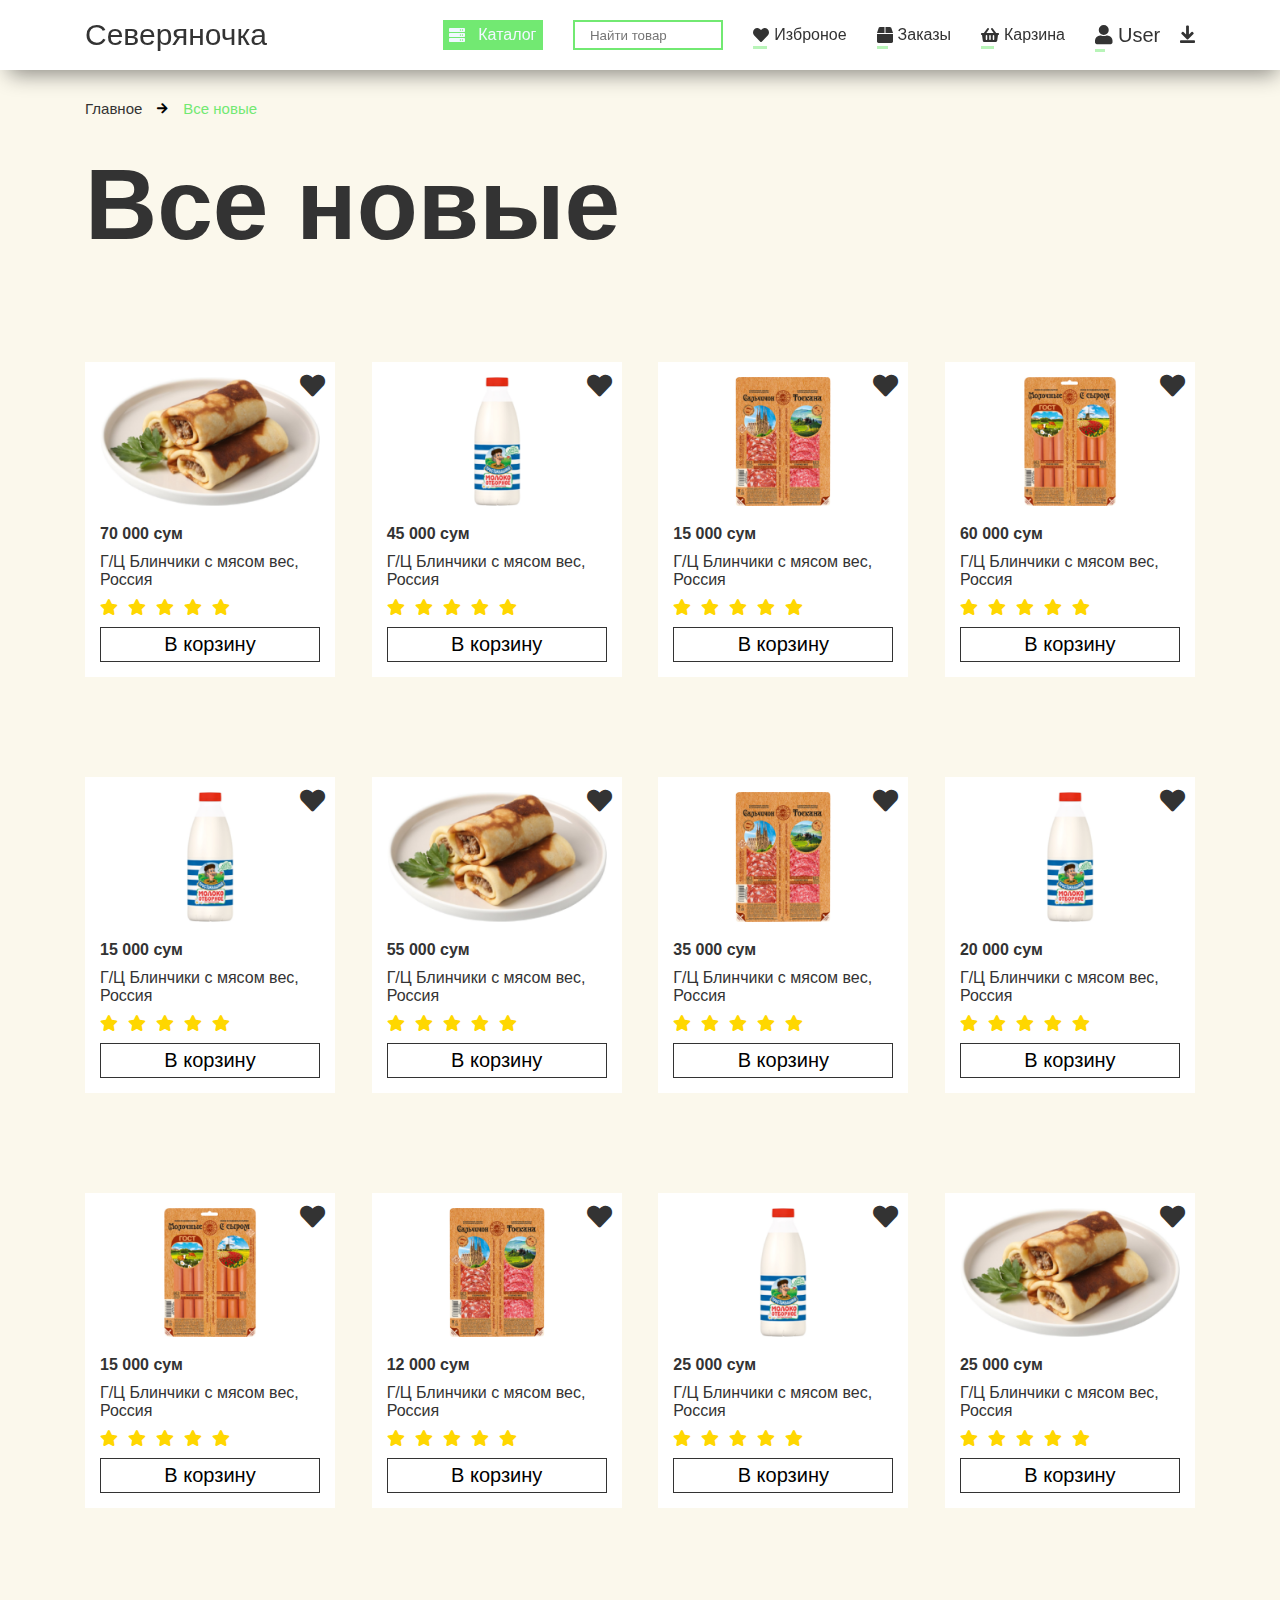
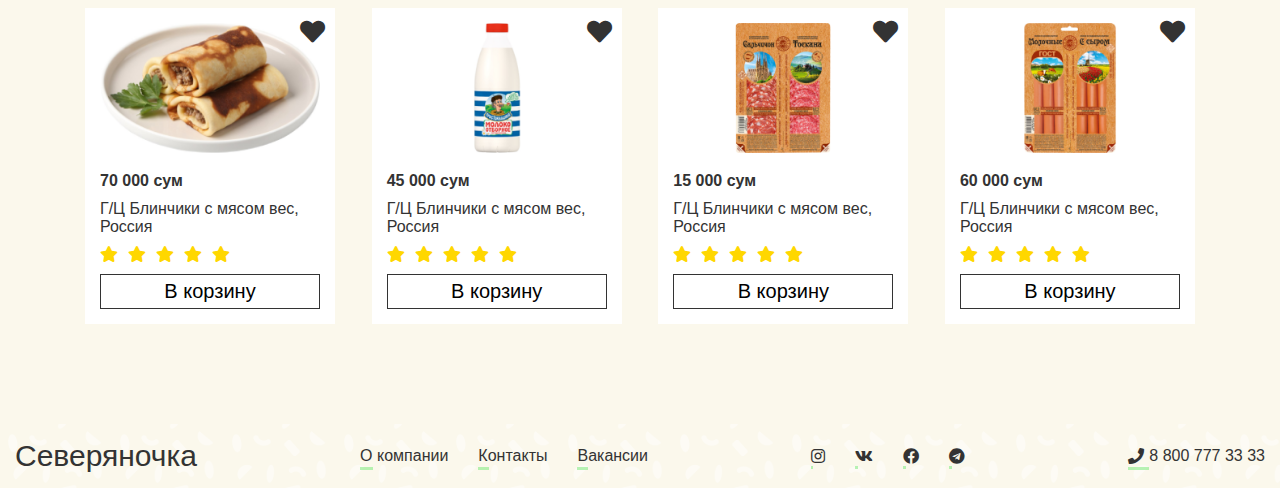
<file: AllNew.html>
<!DOCTYPE html>
<html lang="en">
<head>
    <meta charset="UTF-8">
    <meta http-equiv="X-UA-Compatible" content="IE=edge">
    <meta name="viewport" content="width=device-width, initial-scale=1.0">
    <link rel="stylesheet" href="./fonts/all.min.css">
    <link rel="stylesheet" href="./AllNew/AllNew.css">
    <link rel="icon" href="./AllNew/img/icon.ico">
    <link rel="stylesheet" href="./AllNew/media.css">
    <title>Все новые</title>
</head>
<body>
    <header id = "header">
        <nav class = "nav">
            <div class = "nav_info container">
                
                <div class="logo">
                    <a href="./index.html">
                        Северяночка
                    </a>
                </div>

                <input type="checkbox" id = "Menu_btn">
                <label for="Menu_btn" class = "Menu_label">
                    <i class = "fas fa-server"></i>
                </label>

                <div class="nav_info_gui" id = "nav_info_gui">
                    <label for="Menu_btn" class = "Menu_label">
                        <i class = "fas fa-server"></i>
                    </label>
                    
                    <a href="./Catalog.html" class = "Catalog_label">
                        <i class = "fas fa-server"></i> Каталог
                    </a>

                    

                    <input type="search" placeholder = "Найти товар" id = "Seact_nav">

                    <menu class = "menu">
                        <li><a href="./Izbrаnoy.html" class = "menu_link"><i class="fas fa-heart"></i> Изброное </a></li>
                        <li><a href="./Zacaz.html" class = "menu_link"><i class = "fas fa-box"></i> Заказы </a></li>
                        <li><a href="./Karzina.html" class = "menu_link"><i class="fas fa-shopping-basket"></i> Карзина </a></li>
                    </menu>

                    <div class="User_Akk">
                        <input type="checkbox" id = "Login_btn">
                        <label class = "Login_label menu_link" for="Login_btn">
                            <i class = "fas fa-user"></i> User 
                        </label>

                        <form id = "form" action="post">
                            <div class="form_info">
                                <label class = "Login_label menu_link" for="Login_btn">
                                    <i class="fas fa-times-square"></i>
                                </label>
                                <h3>
                                    Вход
                                </h3>
                                <input type="tel" placeholder = "Телефон" id = "Login_in_input">
                                <input type="submit" value = "Вход" id = "Login_in_btn">
                                <div class="form_info_help">
                                    <a href="#!">
                                        Регистрация
                                    </a>
                                    <a href="#!">
                                        Забыли пароль?
                                    </a>
                                </div>
                            </div>
                        </form>

                        <input type="checkbox" id = "User_btn">
                        <label for="User_btn" class = "User_label">
                            <i class="fas fa-arrow-to-bottom"></i>
                        </label>

                        <div class="User_gui">
                            <label for="User_btn" class = "User_label">
                                <i class="fas fa-arrow-to-top"></i>
                            </label>
                            <a href="./MyAkk.html" class = "menu_link">
                                Мой Профиль
                            </a>
                            <a href="./СhangeAkk.html" class = "menu_link">
                                Смена аккаунта
                            </a>
                            <a href="./MethodPay.html" class = "menu_link">
                                Способ оплаты
                            </a>
                            <a href="./Setting.html" class = "menu_link">
                                Настройки
                            </a>
                            <a href="#!" class = "menu_link">
                                Выход 
                            </a>
                        </div>

                        

                    </div>
                </div>

            
            
            </div>
        </nav>
    </header>

    <main id = "main">
        <div class="container">
            <section id = "Title_main">
                <div class = "Title_main_place">
                    <a class = "menu_link" href="./index.html">Главное</a>
                    <i class = "fas fa-arrow-right"></i>
                    <a class = "menu_link active" href="./AllNew.html">Все новые</a>
                </div>
                <h1>
                    Все новые
                </h1>
            </section>
            
            <section class = "News">
                <div class="News_info">
                    <div class="News_info_item">
                        <div class="News_info_item_img">
                            <button class = "News_info_item_Like_btn">
                                <i class="fas fa-heart"></i>
                            </button>
                            <img src="./AllNew/img/News/img.png" alt="">
                            
                        </div>
                        <div class="News_info_item_text">
                            <h4 class = "News_info_item_text_cena">
                                70 000 сум
                            </h4>
                            <p>
                                Г/Ц Блинчики с мясом вес, Россия
                            </p>
                            <ul>
                                <li><i class = "fas fa-star"></i></li>
                                <li><i class = "fas fa-star"></i></li>
                                <li><i class = "fas fa-star"></i></li>
                                <li><i class = "fas fa-star"></i></li>
                                <li><i class = "fas fa-star"></i></li>
                            </ul>
                            <button class = "News_info_item_text_pay_btn">
                                В корзину
                            </button>
                        </div>
                    </div>
                    <div class="News_info_item">
                        <div class="News_info_item_img">
                            <button class = "News_info_item_Like_btn">
                                <i class="fas fa-heart"></i>
                            </button>
                            <img src="./AllNew/img/News/img2.png" alt="">
                            
                        </div>
                        <div class="News_info_item_text">
                            <h4 class = "News_info_item_text_cena">
                                45 000 сум
                            </h4>
                            <p>
                                Г/Ц Блинчики с мясом вес, Россия
                            </p>
                            <ul>
                                <li><i class = "fas fa-star"></i></li>
                                <li><i class = "fas fa-star"></i></li>
                                <li><i class = "fas fa-star"></i></li>
                                <li><i class = "fas fa-star"></i></li>
                                <li><i class = "fas fa-star"></i></li>
                            </ul>
                            <button class = "News_info_item_text_pay_btn">
                                В корзину
                            </button>
                        </div>
                    </div>
                    <div class="News_info_item">
                        <div class="News_info_item_img">
                            <button class = "News_info_item_Like_btn">
                                <i class="fas fa-heart"></i>
                            </button>
                            <img src="./AllNew/img/News/img3.png" alt="">
                            
                        </div>
                        <div class="News_info_item_text">
                            <h4 class = "News_info_item_text_cena">
                                15 000 сум
                            </h4>
                            <p>
                                Г/Ц Блинчики с мясом вес, Россия
                            </p>
                            <ul>
                                <li><i class = "fas fa-star"></i></li>
                                <li><i class = "fas fa-star"></i></li>
                                <li><i class = "fas fa-star"></i></li>
                                <li><i class = "fas fa-star"></i></li>
                                <li><i class = "fas fa-star"></i></li>
                            </ul>
                            <button class = "News_info_item_text_pay_btn">
                                В корзину
                            </button>
                        </div>
                    </div>
                    <div class="News_info_item">
                        <div class="News_info_item_img">
                            <button class = "News_info_item_Like_btn">
                                <i class="fas fa-heart"></i>
                            </button>
                            <img src="./AllNew/img/News/img4.png" alt="">
                            
                        </div>
                        <div class="News_info_item_text">
                            <h4 class = "News_info_item_text_cena">
                                60 000 сум
                            </h4>
                            <p>
                                Г/Ц Блинчики с мясом вес, Россия
                            </p>
                            <ul>
                                <li><i class = "fas fa-star"></i></li>
                                <li><i class = "fas fa-star"></i></li>
                                <li><i class = "fas fa-star"></i></li>
                                <li><i class = "fas fa-star"></i></li>
                                <li><i class = "fas fa-star"></i></li>
                            </ul>
                            <button class = "News_info_item_text_pay_btn">
                                В корзину
                            </button>
                        </div>
                    </div>
                </div>
            </section>
            <section class = "News">
                <div class="News_info">
                    <div class="News_info_item">
                        <div class="News_info_item_img">
                            <button class = "News_info_item_Like_btn">
                                <i class="fas fa-heart"></i>
                            </button>
                            <img src="./AllNew/img/News/img2.png" alt="">
                            
                        </div>
                        <div class="News_info_item_text">
                            <h4 class = "News_info_item_text_cena">
                                15 000 сум
                            </h4>
                            <p>
                                Г/Ц Блинчики с мясом вес, Россия
                            </p>
                            <ul>
                                <li><i class = "fas fa-star"></i></li>
                                <li><i class = "fas fa-star"></i></li>
                                <li><i class = "fas fa-star"></i></li>
                                <li><i class = "fas fa-star"></i></li>
                                <li><i class = "fas fa-star"></i></li>
                            </ul>
                            <button class = "News_info_item_text_pay_btn">
                                В корзину
                            </button>
                        </div>
                    </div>
                    <div class="News_info_item">
                        <div class="News_info_item_img">
                            <button class = "News_info_item_Like_btn">
                                <i class="fas fa-heart"></i>
                            </button>
                            <img src="./AllNew/img/News/img.png" alt="">
                            
                        </div>
                        <div class="News_info_item_text">
                            <h4 class = "News_info_item_text_cena">
                                55 000 сум
                            </h4>
                            <p>
                                Г/Ц Блинчики с мясом вес, Россия
                            </p>
                            <ul>
                                <li><i class = "fas fa-star"></i></li>
                                <li><i class = "fas fa-star"></i></li>
                                <li><i class = "fas fa-star"></i></li>
                                <li><i class = "fas fa-star"></i></li>
                                <li><i class = "fas fa-star"></i></li>
                            </ul>
                            <button class = "News_info_item_text_pay_btn">
                                В корзину
                            </button>
                        </div>
                    </div>
                    <div class="News_info_item">
                        <div class="News_info_item_img">
                            <button class = "News_info_item_Like_btn">
                                <i class="fas fa-heart"></i>
                            </button>
                            <img src="./AllNew/img/News/img3.png" alt="">
                            
                        </div>
                        <div class="News_info_item_text">
                            <h4 class = "News_info_item_text_cena">
                                35 000 сум
                            </h4>
                            <p>
                                Г/Ц Блинчики с мясом вес, Россия
                            </p>
                            <ul>
                                <li><i class = "fas fa-star"></i></li>
                                <li><i class = "fas fa-star"></i></li>
                                <li><i class = "fas fa-star"></i></li>
                                <li><i class = "fas fa-star"></i></li>
                                <li><i class = "fas fa-star"></i></li>
                            </ul>
                            <button class = "News_info_item_text_pay_btn">
                                В корзину
                            </button>
                        </div>
                    </div>
                    <div class="News_info_item">
                        <div class="News_info_item_img">
                            <button class = "News_info_item_Like_btn">
                                <i class="fas fa-heart"></i>
                            </button>
                            <img src="./AllNew/img/News/img2.png" alt="">
                            
                        </div>
                        <div class="News_info_item_text">
                            <h4 class = "News_info_item_text_cena">
                                20 000 сум
                            </h4>
                            <p>
                                Г/Ц Блинчики с мясом вес, Россия
                            </p>
                            <ul>
                                <li><i class = "fas fa-star"></i></li>
                                <li><i class = "fas fa-star"></i></li>
                                <li><i class = "fas fa-star"></i></li>
                                <li><i class = "fas fa-star"></i></li>
                                <li><i class = "fas fa-star"></i></li>
                            </ul>
                            <button class = "News_info_item_text_pay_btn">
                                В корзину
                            </button>
                        </div>
                    </div>
                </div>
            </section>
            <section class = "News">
                <div class="News_info">
                    <div class="News_info_item">
                        <div class="News_info_item_img">
                            <button class = "News_info_item_Like_btn">
                                <i class="fas fa-heart"></i>
                            </button>
                            <img src="./AllNew/img/News/img4.png" alt="">
                            
                        </div>
                        <div class="News_info_item_text">
                            <h4 class = "News_info_item_text_cena">
                                15 000 сум
                            </h4>
                            <p>
                                Г/Ц Блинчики с мясом вес, Россия
                            </p>
                            <ul>
                                <li><i class = "fas fa-star"></i></li>
                                <li><i class = "fas fa-star"></i></li>
                                <li><i class = "fas fa-star"></i></li>
                                <li><i class = "fas fa-star"></i></li>
                                <li><i class = "fas fa-star"></i></li>
                            </ul>
                            <button class = "News_info_item_text_pay_btn">
                                В корзину
                            </button>
                        </div>
                    </div>
                    <div class="News_info_item">
                        <div class="News_info_item_img">
                            <button class = "News_info_item_Like_btn">
                                <i class="fas fa-heart"></i>
                            </button>
                            <img src="./AllNew/img/News/img3.png" alt="">
                            
                        </div>
                        <div class="News_info_item_text">
                            <h4 class = "News_info_item_text_cena">
                                12 000 сум
                            </h4>
                            <p>
                                Г/Ц Блинчики с мясом вес, Россия
                            </p>
                            <ul>
                                <li><i class = "fas fa-star"></i></li>
                                <li><i class = "fas fa-star"></i></li>
                                <li><i class = "fas fa-star"></i></li>
                                <li><i class = "fas fa-star"></i></li>
                                <li><i class = "fas fa-star"></i></li>
                            </ul>
                            <button class = "News_info_item_text_pay_btn">
                                В корзину
                            </button>
                        </div>
                    </div>
                    <div class="News_info_item">
                        <div class="News_info_item_img">
                            <button class = "News_info_item_Like_btn">
                                <i class="fas fa-heart"></i>
                            </button>
                            <img src="./AllNew/img/News/img2.png" alt="">
                            
                        </div>
                        <div class="News_info_item_text">
                            <h4 class = "News_info_item_text_cena">
                                25 000 сум
                            </h4>
                            <p>
                                Г/Ц Блинчики с мясом вес, Россия
                            </p>
                            <ul>
                                <li><i class = "fas fa-star"></i></li>
                                <li><i class = "fas fa-star"></i></li>
                                <li><i class = "fas fa-star"></i></li>
                                <li><i class = "fas fa-star"></i></li>
                                <li><i class = "fas fa-star"></i></li>
                            </ul>
                            <button class = "News_info_item_text_pay_btn">
                                В корзину
                            </button>
                        </div>
                    </div>
                    <div class="News_info_item">
                        <div class="News_info_item_img">
                            <button class = "News_info_item_Like_btn">
                                <i class="fas fa-heart"></i>
                            </button>
                            <img src="./AllNew/img/News/img.png" alt="">
                            
                        </div>
                        <div class="News_info_item_text">
                            <h4 class = "News_info_item_text_cena">
                                25 000 сум
                            </h4>
                            <p>
                                Г/Ц Блинчики с мясом вес, Россия
                            </p>
                            <ul>
                                <li><i class = "fas fa-star"></i></li>
                                <li><i class = "fas fa-star"></i></li>
                                <li><i class = "fas fa-star"></i></li>
                                <li><i class = "fas fa-star"></i></li>
                                <li><i class = "fas fa-star"></i></li>
                            </ul>
                            <button class = "News_info_item_text_pay_btn">
                                В корзину
                            </button>
                        </div>
                    </div>
                </div>
            </section>
            <section class = "News">
                <div class="News_info">
                    <div class="News_info_item">
                        <div class="News_info_item_img">
                            <button class = "News_info_item_Like_btn">
                                <i class="fas fa-heart"></i>
                            </button>
                            <img src="./AllNew/img/News/img.png" alt="">
                            
                        </div>
                        <div class="News_info_item_text">
                            <h4 class = "News_info_item_text_cena">
                                70 000 сум
                            </h4>
                            <p>
                                Г/Ц Блинчики с мясом вес, Россия
                            </p>
                            <ul>
                                <li><i class = "fas fa-star"></i></li>
                                <li><i class = "fas fa-star"></i></li>
                                <li><i class = "fas fa-star"></i></li>
                                <li><i class = "fas fa-star"></i></li>
                                <li><i class = "fas fa-star"></i></li>
                            </ul>
                            <button class = "News_info_item_text_pay_btn">
                                В корзину
                            </button>
                        </div>
                    </div>
                    <div class="News_info_item">
                        <div class="News_info_item_img">
                            <button class = "News_info_item_Like_btn">
                                <i class="fas fa-heart"></i>
                            </button>
                            <img src="./AllNew/img/News/img2.png" alt="">
                            
                        </div>
                        <div class="News_info_item_text">
                            <h4 class = "News_info_item_text_cena">
                                45 000 сум
                            </h4>
                            <p>
                                Г/Ц Блинчики с мясом вес, Россия
                            </p>
                            <ul>
                                <li><i class = "fas fa-star"></i></li>
                                <li><i class = "fas fa-star"></i></li>
                                <li><i class = "fas fa-star"></i></li>
                                <li><i class = "fas fa-star"></i></li>
                                <li><i class = "fas fa-star"></i></li>
                            </ul>
                            <button class = "News_info_item_text_pay_btn">
                                В корзину
                            </button>
                        </div>
                    </div>
                    <div class="News_info_item">
                        <div class="News_info_item_img">
                            <button class = "News_info_item_Like_btn">
                                <i class="fas fa-heart"></i>
                            </button>
                            <img src="./AllNew/img/News/img3.png" alt="">
                            
                        </div>
                        <div class="News_info_item_text">
                            <h4 class = "News_info_item_text_cena">
                                15 000 сум
                            </h4>
                            <p>
                                Г/Ц Блинчики с мясом вес, Россия
                            </p>
                            <ul>
                                <li><i class = "fas fa-star"></i></li>
                                <li><i class = "fas fa-star"></i></li>
                                <li><i class = "fas fa-star"></i></li>
                                <li><i class = "fas fa-star"></i></li>
                                <li><i class = "fas fa-star"></i></li>
                            </ul>
                            <button class = "News_info_item_text_pay_btn">
                                В корзину
                            </button>
                        </div>
                    </div>
                    <div class="News_info_item">
                        <div class="News_info_item_img">
                            <button class = "News_info_item_Like_btn">
                                <i class="fas fa-heart"></i>
                            </button>
                            <img src="./AllNew/img/News/img4.png" alt="">
                            
                        </div>
                        <div class="News_info_item_text">
                            <h4 class = "News_info_item_text_cena">
                                60 000 сум
                            </h4>
                            <p>
                                Г/Ц Блинчики с мясом вес, Россия
                            </p>
                            <ul>
                                <li><i class = "fas fa-star"></i></li>
                                <li><i class = "fas fa-star"></i></li>
                                <li><i class = "fas fa-star"></i></li>
                                <li><i class = "fas fa-star"></i></li>
                                <li><i class = "fas fa-star"></i></li>
                            </ul>
                            <button class = "News_info_item_text_pay_btn">
                                В корзину
                            </button>
                        </div>
                    </div>
                </div>
            </section>
            
        </div>
    </main>
    <footer id = "footer">
        <div class="footer_info">
            <div class="logo">
                <a href="#!">
                    Северяночка
                </a>
            </div>
            <ul>
                <li><a href="./About.html" class = "menu_link">О компании</a></li>
                <li><a href="./Contact.html" class = "menu_link">Контакты</a></li>
                <li><a href="./Vakanss.html" class = "menu_link">Вакансии</a></li>
            </ul>
            <ul>
                <li><a target = "_blank" href="https://www.instagram.com/" class = "menu_link"><i class = "fab fa-instagram"></i></a></li>
                <li><a target = "_blank" href="https://www.vk.com" class = "menu_link"><i class = "fab fa-vk"></i></a></li>
                <li><a target = "_blank" href="https://www.facebook.com" class = "menu_link"><i class = "fab fa-facebook"></i></a></li>
                <li><a target = "_blank" href="https://www.telegram.org" class = "menu_link"><i class = "fab fa-telegram"></i></a></li>
            </ul>
            <a href="#!" class = "menu_link">
                <i class = "fas fa-phone"></i> 8 800 777 33 33
            </a>
        </div>
    </footer>
</body>
</html>
</file>
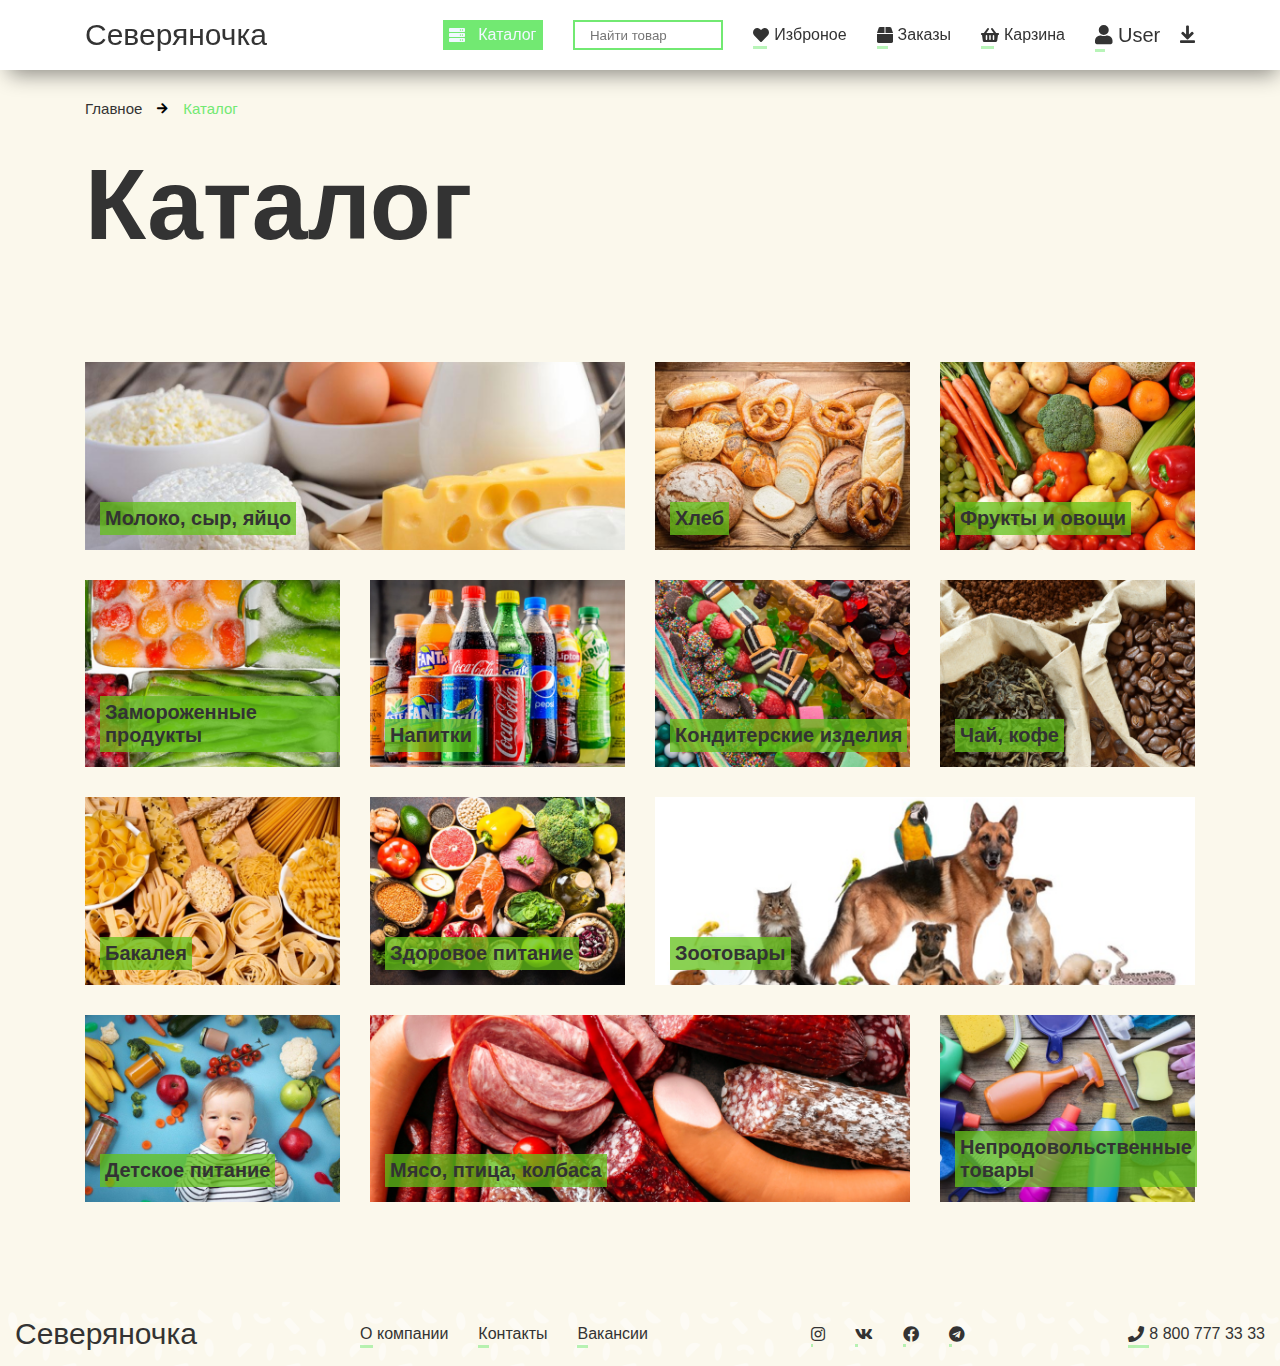
<file: Catalog.html>
<!DOCTYPE html>
<html lang="en">
<head>
    <meta charset="UTF-8">
    <meta http-equiv="X-UA-Compatible" content="IE=edge">
    <meta name="viewport" content="width=device-width, initial-scale=1.0">
    <link rel="stylesheet" href="./fonts/all.min.css">
    <link rel="stylesheet" href="./Catalog/Catalog.css">
    <link rel="icon" href="./Catalog/img/icon.ico">
    <link rel="stylesheet" href="./Catalog/media.css">
    <title>Католог</title>
</head>
<body>
    <header id = "header">
        <nav class = "nav">
            <div class = "nav_info container">
                
                <div class="logo">
                    <a href="./index.html">
                        Северяночка
                    </a>
                </div>

                <input type="checkbox" id = "Menu_btn">
                <label for="Menu_btn" class = "Menu_label">
                    <i class = "fas fa-server"></i>
                </label>

                <div class="nav_info_gui" id = "nav_info_gui">
                    <label for="Menu_btn" class = "Menu_label">
                        <i class = "fas fa-server"></i>
                    </label>
                    
                    
                    <input type="checkbox" id = "Catalog_btn">
                    <label for="Catalog_btn" class = "Catalog_label">
                        <i class = "fas fa-server"></i> Каталог 
                    </label>

                    <div class="Catalog_gui">
                        <ul class = "Catalog_gui_left">
                            <li><a href="#!" class = "menu_link">Молоко, сыр, яйцо</a></li>
                            <li><a href="#!" class = "menu_link">Хлеб</a></li>
                            <li><a href="#!" class = "menu_link">Фрукты и овощи</a></li>
                            <li><a href="#!" class = "menu_link">Замороженные продукты</a></li>
                            <li><a href="#!" class = "menu_link">Напитки</a></li>
                            <li><a href="#!" class = "menu_link">Кондитерские изделия</a></li>
                            <li><a href="#!" class = "menu_link">Чай, кофе</a></li>
                        </ul>

                        <label for="Catalog_btn" class = "Catalog_label">
                            <i class = "fas fa-server"></i> Каталог 
                        </label>

                        <ul class = "Catalog_gui_right">
                            <li><a href="#!" class = "menu_link">Бакалея</a></li>
                            <li><a href="#!" class = "menu_link">Здоровое питание</a></li>
                            <li><a href="#!" class = "menu_link">Зоотовары</a></li>
                            <li><a href="#!" class = "menu_link">Непродовольственные товары</a></li>
                            <li><a href="#!" class = "menu_link">Детское питание</a></li>
                            <li><a href="#!" class = "menu_link">Мясо, птица, колбаса</a></li>
                        </ul>
                    </div>



                    <input type="search" placeholder = "Найти товар" id = "Seact_nav">

                    <menu class = "menu">
                        <li><a href="./Izbrаnoy.html" class = "menu_link"><i class="fas fa-heart"></i> Изброное </a></li>
                        <li><a href="./Zacaz.html" class = "menu_link"><i class = "fas fa-box"></i> Заказы </a></li>
                        <li><a href="./Karzina.html" class = "menu_link"><i class="fas fa-shopping-basket"></i> Карзина </a></li>
                    </menu>

                    <div class="User_Akk">
                        <input type="checkbox" id = "Login_btn">
                        <label class = "Login_label menu_link" for="Login_btn">
                            <i class = "fas fa-user"></i> User 
                        </label>

                        <form id = "form" action="post">
                            <div class="form_info">
                                <label class = "Login_label menu_link" for="Login_btn">
                                    <i class="fas fa-times-square"></i>
                                </label>
                                <h3>
                                    Вход
                                </h3>
                                <input type="tel" placeholder = "Телефон" id = "Login_in_input">
                                <input type="submit" value = "Вход" id = "Login_in_btn">
                                <div class="form_info_help">
                                    <a href="#!">
                                        Регистрация
                                    </a>
                                    <a href="#!">
                                        Забыли пароль?
                                    </a>
                                </div>
                            </div>
                        </form>

                        <input type="checkbox" id = "User_btn">
                        <label for="User_btn" class = "User_label">
                            <i class="fas fa-arrow-to-bottom"></i>
                        </label>


                        <div class="User_gui">
                            <label for="User_btn" class = "User_label">
                                <i class="fas fa-arrow-to-top"></i>
                            </label>
                            <a href="./MyAkk.html" class = "menu_link">
                                Мой Профиль
                            </a>
                            <a href="./СhangeAkk.html" class = "menu_link">
                                Смена аккаунта
                            </a>
                            <a href="./MethodPay.html" class = "menu_link">
                                Способ оплаты
                            </a>
                            <a href="./Setting.html" class = "menu_link">
                                Настройки
                            </a>
                            <a href="#!" class = "menu_link">
                                Выход 
                            </a>
                        </div>

                    </div>
                </div>
            </div>
        </nav>
    </header>
    <main id = "main">
        <div class="container">
            <section id = "Title_main">
                <div class = "Title_main_place">
                    <a class = "menu_link" href="./index.html">Главное</a>
                    <i class = "fas fa-arrow-right"></i>
                    <a class = "menu_link active" href="./Catalog.html">Каталог</a>
                </div>
                <h1>
                    Каталог 
                </h1>
            </section>
            <section id = "Type_Tovar">
                <div class="Type_Tovar_item" id = "Type_Tovar_item_id">
                    <img src="./Catalog/img/main/img.png" alt="">
                    <h3>
                        Молоко, сыр, яйцо
                    </h3>
                </div>
                <div class="Type_Tovar_item" id = "Type_Tovar_item_id2">
                    <img src="./Catalog/img/main/img2.png" alt="">
                    <h3>
                        Хлеб
                    </h3>
                </div>
                <div class="Type_Tovar_item" id = "Type_Tovar_item_id3">
                    <img src="./Catalog/img/main/img3.png" alt="">
                    <h3>
                        Фрукты и овощи
                    </h3>
                </div>
                <div class="Type_Tovar_item" id = "Type_Tovar_item_id4">
                    <img src="./Catalog/img/main/img4.png" alt="">
                    <h3>
                        Замороженные продукты
                    </h3>
                </div>
                <div class="Type_Tovar_item" id = "Type_Tovar_item_id5">
                    <img src="./Catalog/img/main/img5.png" alt="">
                    <h3>
                        Напитки
                    </h3>
                </div>
                <div class="Type_Tovar_item" id = "Type_Tovar_item_id6">
                    <img src="./Catalog/img/main/img6.png" alt="">
                    <h3>
                        Кондитерские изделия
                    </h3>
                </div>
                <div class="Type_Tovar_item" id = "Type_Tovar_item_id7">
                    <img src="./Catalog/img/main/img7.png" alt="">
                    <h3>
                        Чай, кофе
                    </h3>
                </div>
                <div class="Type_Tovar_item" id = "Type_Tovar_item_id8" >
                    <img src="./Catalog/img/main/img8.png" alt="">
                    <h3>
                        Бакалея
                    </h3>
                </div>
                <div class="Type_Tovar_item" id = "Type_Tovar_item_id9">
                    <img src="./Catalog/img/main/img9.png" alt="">
                    <h3>
                        Здоровое питание
                    </h3>
                </div>
                <div class="Type_Tovar_item" id = "Type_Tovar_item_id10">
                    <img src="./Catalog/img/main/img10.png" alt="">
                    <h3>
                        Зоотовары
                    </h3>
                </div>
                <div class="Type_Tovar_item" id = "Type_Tovar_item_id11">
                    <img src="./Catalog/img/main/img11.png" alt="">
                    <h3>
                        Детское питание
                    </h3>
                </div>
                <div class="Type_Tovar_item" id = "Type_Tovar_item_id12">
                    <img src="./Catalog/img/main/img12.png" alt="">
                    <h3>
                        Мясо, птица, колбаса
                    </h3>
                </div>
                <div class="Type_Tovar_item" id = "Type_Tovar_item_id13">
                    <img src="./Catalog/img/main/img13.png" alt="">
                    <h3>
                        Непродовольственные товары
                    </h3>
                </div>
            </section>
        </div>
    </main>
    <footer id = "footer">
        <div class="footer_info">
            <div class="logo">
                <a href="#!">
                    Северяночка
                </a>
            </div>
            <ul>
                <li><a href="./About.html" class = "menu_link">О компании</a></li>
                <li><a href="./Contact.html" class = "menu_link">Контакты</a></li>
                <li><a href="./Vakanss.html" class = "menu_link">Вакансии</a></li>
            </ul>
            <ul>
                <li><a target = "_blank" href="https://www.instagram.com/" class = "menu_link"><i class = "fab fa-instagram"></i></a></li>
                <li><a target = "_blank" href="https://www.vk.com" class = "menu_link"><i class = "fab fa-vk"></i></a></li>
                <li><a target = "_blank" href="https://www.facebook.com" class = "menu_link"><i class = "fab fa-facebook"></i></a></li>
                <li><a target = "_blank" href="https://www.telegram.org" class = "menu_link"><i class = "fab fa-telegram"></i></a></li>
            </ul>
            <a href="#!" class = "menu_link">
                <i class = "fas fa-phone"></i> 8 800 777 33 33
            </a>
        </div>
    </footer>
</body>
</html>
</file>
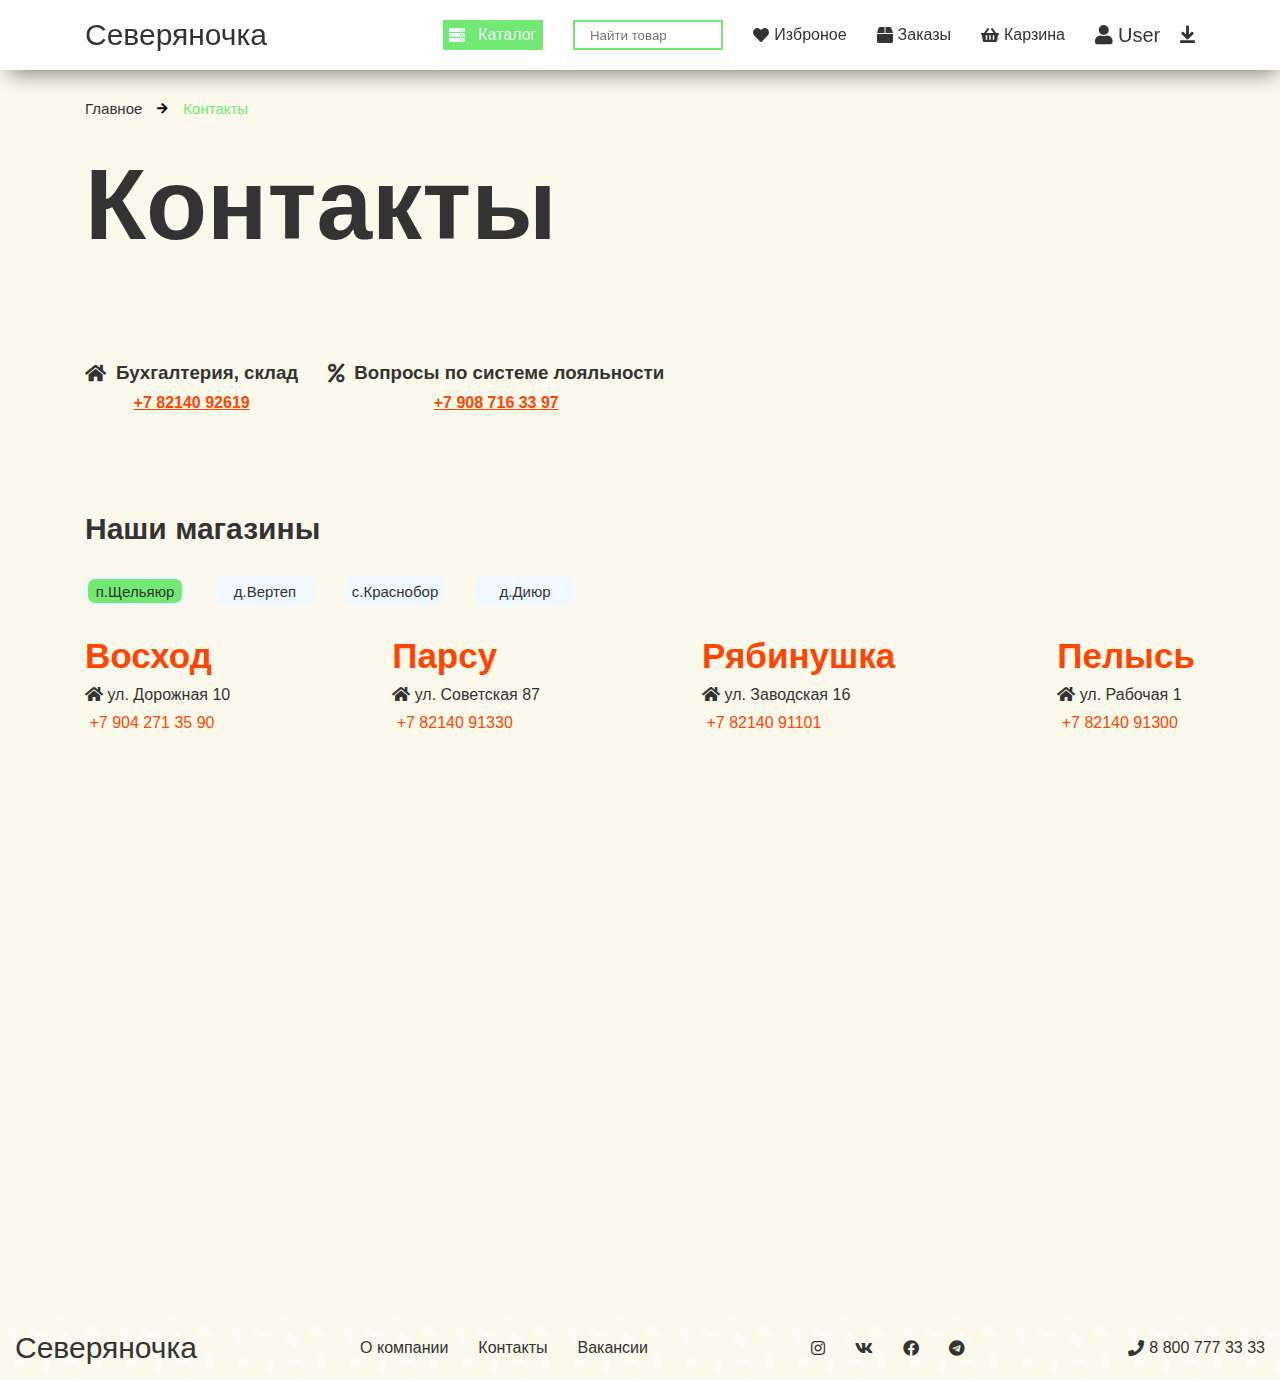
<file: Contact.html>
<!DOCTYPE html>
<html lang="en">
<head>
    <meta charset="UTF-8">
    <meta http-equiv="X-UA-Compatible" content="IE=edge">
    <meta name="viewport" content="width=device-width, initial-scale=1.0">
    <link rel="stylesheet" href="./fonts/all.min.css">
    <link rel="stylesheet" href="./Contact/Contact.css">
    <link rel="icon" href="./Contact/img/icon.ico">
    <link rel="stylesheet" href="./Contact/media.css">
    <title>Контакты</title>
</head>
<body>
    <header id = "header">
        <nav class = "nav">
            <div class = "nav_info container">
                
                <div class="logo">
                    <a href="./index.html">
                        Северяночка
                    </a>
                </div>

                <input type="checkbox" id = "Menu_btn">
                <label for="Menu_btn" class = "Menu_label">
                    <i class = "fas fa-server"></i>
                </label>

                <div class="nav_info_gui" id = "nav_info_gui">
                    <label for="Menu_btn" class = "Menu_label">
                        <i class = "fas fa-server"></i>
                    </label>
                    
                    <a href="./Catalog.html" class = "Catalog_label">
                        <i class = "fas fa-server"></i> Каталог
                    </a>

                    

                    <input type="search" placeholder = "Найти товар" id = "Seact_nav">

                    <menu class = "menu">
                        <li><a href="./Izbrаnoy.html" class = "menu_link"><i class="fas fa-heart"></i> Изброное </a></li>
                        <li><a href="./Zacaz.html" class = "menu_link"><i class = "fas fa-box"></i> Заказы </a></li>
                        <li><a href="./Karzina.html" class = "menu_link"><i class="fas fa-shopping-basket"></i> Карзина </a></li>
                    </menu>

                    <div class="User_Akk">
                        <input type="checkbox" id = "Login_btn">
                        <label class = "Login_label menu_link" for="Login_btn">
                            <i class = "fas fa-user"></i> User 
                        </label>

                        <form id = "form" action="post">
                            <div class="form_info">
                                <label class = "Login_label menu_link" for="Login_btn">
                                    <i class="fas fa-times-square"></i>
                                </label>
                                <h3>
                                    Вход
                                </h3>
                                <input type="tel" placeholder = "Телефон" id = "Login_in_input">
                                <input type="submit" value = "Вход" id = "Login_in_btn">
                                <div class="form_info_help">
                                    <a href="#!">
                                        Регистрация
                                    </a>
                                    <a href="#!">
                                        Забыли пароль?
                                    </a>
                                </div>
                            </div>
                        </form>

                        <input type="checkbox" id = "User_btn">
                        <label for="User_btn" class = "User_label">
                            <i class="fas fa-arrow-to-bottom"></i>
                        </label>

                        <div class="User_gui">
                            <label for="User_btn" class = "User_label">
                                <i class="fas fa-arrow-to-top"></i>
                            </label>
                            <a href="./MyAkk.html" class = "menu_link">
                                Мой Профиль
                            </a>
                            <a href="./СhangeAkk.html" class = "menu_link">
                                Смена аккаунта
                            </a>
                            <a href="./MethodPay.html" class = "menu_link">
                                Способ оплаты
                            </a>
                            <a href="./Setting.html" class = "menu_link">
                                Настройки
                            </a>
                            <a href="#!" class = "menu_link">
                                Выход 
                            </a>
                        </div>

                        

                    </div>
                </div>

            
            
            </div>
        </nav>
    </header>

    <main id = "main">
        <div class="container">
            <section id = "Title_main">
                <div class = "Title_main_place">
                    <a class = "menu_link" href="./index.html">Главное</a>
                    <i class = "fas fa-arrow-right"></i>
                    <a class = "menu_link active" href="./Contact.html">Контакты</a>
                </div>
                <h1>
                    Контакты 
                </h1>
            </section>
            <section id = "Support">
                <div class="Support_item">
                    <h3>
                        <i class = "fas fa-home"></i>
                        Бухгалтерия, склад
                    </h3>
                    <a href="#!">
                        +7 82140 92619
                    </a>
                </div>
                <div class="Support_item">
                    <h3>
                        <i class = "fas fa-percent"></i>
                        Вопросы по системе лояльности
                    </h3>
                    <a href="#!">
                        +7 908 716 33 97
                    </a>
                </div>
            </section>

            <section id = "Our_shop">
                <h2 class="Our_shop_Title">
                    Наши магазины
                </h2>
                <div class="Our_shop_nav">
                    
                    <menu class = "Our_shop_nav_menu">
                        <li><button class = "Our_shop_nav_menu_link active">п.Щельяюр</button></li>
                        <li><button class = "Our_shop_nav_menu_link">д.Вертеп</button></li>
                        <li><button class = "Our_shop_nav_menu_link">с.Краснобор</button></li>
                        <li><button class = "Our_shop_nav_menu_link">д.Диюр</button></li>
                    </menu>

                    <div class="Our_shop_nav_itmes">
                        <div class="Our_shop_nav_itme">
                            <h3>
                                Восход
                            </h3>
                            <p>
                                <i class = "fas fa-home"></i>
                                ул. Дорожная 10
                            </p>
                            <a href="#!">
                                <i class = "fas fa-call"></i>
                                +7 904 271 35 90
                            </a>
                        </div>
                        <div class="Our_shop_nav_itme">
                            <h3>
                                Парсу
                            </h3>
                            <p>
                                <i class = "fas fa-home"></i>
                                ул. Советская 87
                            </p>
                            <a href="#!">
                                <i class = "fas fa-call"></i>
                                +7 82140 91330
                            </a>
                        </div>
                        <div class="Our_shop_nav_itme">
                            <h3>
                                Рябинушка
                            </h3>
                            <p>
                                <i class = "fas fa-home"></i>
                                ул. Заводская 16
                            </p>
                            <a href="#!">
                                <i class = "fas fa-call"></i>
                                +7 82140 91101
                            </a>
                        </div>
                        <div class="Our_shop_nav_itme">
                            <h3>
                                Пелысь
                            </h3>
                            <p>
                                <i class = "fas fa-home"></i>
                                ул. Рабочая 1
                            </p>
                            <a href="#!">
                                <i class = "fas fa-call"></i>
                                +7 82140 91300
                            </a>
                        </div>
                    </div>

                </div>
                <div class="Our_shop_map">
                    <iframe class = "Our_shop_map_item active" src="https://www.google.com/maps/embed?pb=!1m18!1m12!1m3!1d26652.468219681825!2d53.372323233378566!3d65.3226717161531!2m3!1f0!2f0!3f0!3m2!1i1024!2i768!4f13.1!3m3!1m2!1s0x4472340bbf53f20d%3A0x6aaf90d406ef7886!2z0KnQtdC70YzRj9GO0YAsINCg0LXRgdC_LiDQmtC-0LzQuCwg0KDQvtGB0YHQuNGP!5e0!3m2!1sru!2s!4v1689352066437!5m2!1sru!2s" width="600" height="450" style="border:0;" allowfullscreen="" loading="lazy" referrerpolicy="no-referrer-when-downgrade"></iframe>
                
                    <!-- <iframe class = "Our_shop_map_item" src="https://www.google.com/maps/embed?pb=!1m18!1m12!1m3!1d13339.051486239861!2d53.17444029986661!3d65.29734872897914!2m3!1f0!2f0!3f0!3m2!1i1024!2i768!4f13.1!3m3!1m2!1s0x447249e2718cd461%3A0x25c0f625da4e30ed!2z0JLQtdGA0YLQtdC_LCDQoNC10YHQvy4g0JrQvtC80LgsINCg0L7RgdGB0LjRjywgMTY5NDcz!5e0!3m2!1sru!2s!4v1689352134820!5m2!1sru!2s" width="600" height="450" style="border:0;" allowfullscreen="" loading="lazy" referrerpolicy="no-referrer-when-downgrade"></iframe> -->
                    <!-- <iframe class = "Our_shop_map_item" src="https://www.google.com/maps/embed?pb=!1m18!1m12!1m3!1d13341.63291819816!2d53.2693024498242!3d65.2922480322355!2m3!1f0!2f0!3f0!3m2!1i1024!2i768!4f13.1!3m3!1m2!1s0x447235dd2ca590b3%3A0xc633232da326cfaf!2z0JrRgNCw0YHQvdC-0LHQvtGALCDQoNC10YHQvy4g0JrQvtC80LgsINCg0L7RgdGB0LjRjywgMTY5NDcz!5e0!3m2!1sru!2s!4v1689352167580!5m2!1sru!2s" width="600" height="450" style="border:0;" allowfullscreen="" loading="lazy" referrerpolicy="no-referrer-when-downgrade"></iframe> -->
                    <!-- <iframe class = "Our_shop_map_item" src="https://www.google.com/maps/embed?pb=!1m18!1m12!1m3!1d13350.044498576164!2d53.3380512996857!3d65.27562599284674!2m3!1f0!2f0!3f0!3m2!1i1024!2i768!4f13.1!3m3!1m2!1s0x447235aa69816fb7%3A0x7202220934f2d943!2z0JTQuNGO0YAsINCg0LXRgdC_LiDQmtC-0LzQuCwg0KDQvtGB0YHQuNGPLCAxNjk0NzE!5e0!3m2!1sru!2s!4v1689352221229!5m2!1sru!2s" width="600" height="450" style="border:0;" allowfullscreen="" loading="lazy" referrerpolicy="no-referrer-when-downgrade"></iframe> -->
                </div>
            </section>
        </div>
    </main>

    <footer id = "footer">
        <div class="footer_info">
            <div class="logo">
                <a href="#!">
                    Северяночка
                </a>
            </div>
            <ul>
                <li><a href="./About.html" class = "menu_link">О компании</a></li>
                <li><a href="./Contact.html" class = "menu_link">Контакты</a></li>
                <li><a href="./Vakanss.html" class = "menu_link">Вакансии</a></li>
            </ul>
            <ul>
                <li><a target = "_blank" href="https://www.instagram.com/" class = "menu_link"><i class = "fab fa-instagram"></i></a></li>
                <li><a target = "_blank" href="https://www.vk.com" class = "menu_link"><i class = "fab fa-vk"></i></a></li>
                <li><a target = "_blank" href="https://www.facebook.com" class = "menu_link"><i class = "fab fa-facebook"></i></a></li>
                <li><a target = "_blank" href="https://www.telegram.org" class = "menu_link"><i class = "fab fa-telegram"></i></a></li>
            </ul>
            <a href="#!" class = "menu_link">
                <i class = "fas fa-phone"></i> 8 800 777 33 33
            </a>
        </div>
    </footer>
</body>
</html>
</file>
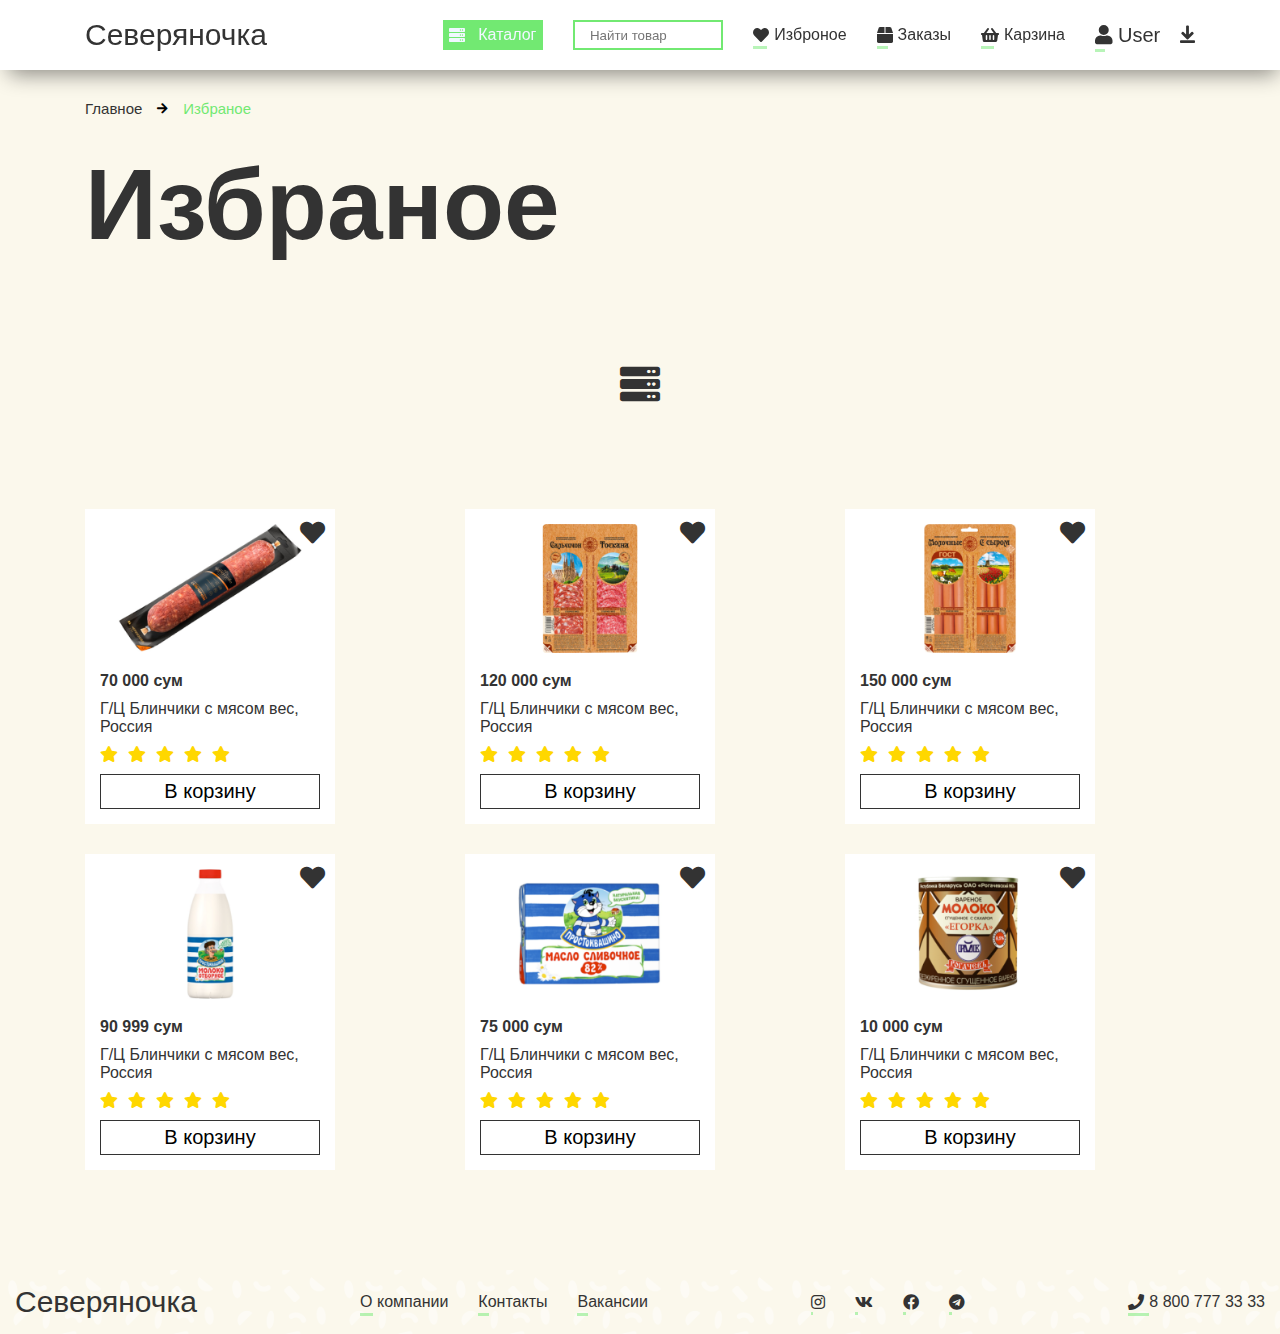
<file: Izbrаnoy.html>
<!DOCTYPE html>
<html lang="en">
<head>
    <meta charset="UTF-8">
    <meta http-equiv="X-UA-Compatible" content="IE=edge">
    <meta name="viewport" content="width=device-width, initial-scale=1.0">
    <link rel="stylesheet" href="./fonts/all.min.css">
    <link rel="stylesheet" href="./Izbranoy/Izbrаnoy.css">
    <link rel="icon" href="./Izbranoy/img/icon.ico">
    <link rel="stylesheet" href="./Izbranoy/media.css">
    <title>Избраное</title>
</head>
<body>
    <header id = "header">
        <nav class = "nav">
            <div class = "nav_info container">
                
                <div class="logo">
                    <a href="./index.html">
                        Северяночка
                    </a>
                </div>

                <input type="checkbox" id = "Menu_btn">
                <label for="Menu_btn" class = "Menu_label">
                    <i class = "fas fa-server"></i>
                </label>

                <div class="nav_info_gui" id = "nav_info_gui">
                    <label for="Menu_btn" class = "Menu_label">
                        <i class = "fas fa-server"></i>
                    </label>
                    
                    <a href="./Catalog.html" class = "Catalog_label">
                        <i class = "fas fa-server"></i> Каталог
                    </a>

                    

                    <input type="search" placeholder = "Найти товар" id = "Seact_nav">

                    <menu class = "menu">
                        <li><a href="./Izbrаnoy.html" class = "menu_link"><i class="fas fa-heart"></i> Изброное </a></li>
                        <li><a href="./Zacaz.html" class = "menu_link"><i class = "fas fa-box"></i> Заказы </a></li>
                        <li><a href="./Karzina.html" class = "menu_link"><i class="fas fa-shopping-basket"></i> Карзина </a></li>
                    </menu>

                    <div class="User_Akk">
                        <input type="checkbox" id = "Login_btn">
                        <label class = "Login_label menu_link" for="Login_btn">
                            <i class = "fas fa-user"></i> User 
                        </label>

                        <form id = "form" action="post">
                            <div class="form_info">
                                <label class = "Login_label menu_link" for="Login_btn">
                                    <i class="fas fa-times-square"></i>
                                </label>
                                <h3>
                                    Вход
                                </h3>
                                <input type="tel" placeholder = "Телефон" id = "Login_in_input">
                                <input type="submit" value = "Вход" id = "Login_in_btn">
                                <div class="form_info_help">
                                    <a href="#!">
                                        Регистрация
                                    </a>
                                    <a href="#!">
                                        Забыли пароль?
                                    </a>
                                </div>
                            </div>
                        </form>

                        <input type="checkbox" id = "User_btn">
                        <label for="User_btn" class = "User_label">
                            <i class="fas fa-arrow-to-bottom"></i>
                        </label>

                        <div class="User_gui">
                            <label for="User_btn" class = "User_label">
                                <i class="fas fa-arrow-to-top"></i>
                            </label>
                            <a href="./MyAkk.html" class = "menu_link">
                                Мой Профиль
                            </a>
                            <a href="./СhangeAkk.html" class = "menu_link">
                                Смена аккаунта
                            </a>
                            <a href="./MethodPay.html" class = "menu_link">
                                Способ оплаты
                            </a>
                            <a href="./Setting.html" class = "menu_link">
                                Настройки
                            </a>
                            <a href="#!" class = "menu_link">
                                Выход 
                            </a>
                        </div>

                        

                    </div>
                </div>

            
            
            </div>
        </nav>
    </header>

    <main id = "main">
        <div class="container">
            <section id = "Title_main">
                <div class = "Title_main_place">
                    <a class = "menu_link" href="./index.html">Главное</a>
                    <i class = "fas fa-arrow-right"></i>
                    <a class = "menu_link active" href="./Izbrаnoy.html">Избраное</a>
                </div>
                <h1>
                    Избраное 
                </h1>
            </section>

            <input type="checkbox" id = "Izbranoy_btn">
            <label for="Izbranoy_btn" class = "Izbranoy_label">
                <i class = "fas fa-server"></i>
            </label>

            <div class = "Izbranoy_gui">
                <div class="Izbranoy_gui_info">
                    <label for="Izbranoy_btn" class = "Izbranoy_label">
                        <i class = "fas fa-server"></i>
                    </label>
                    <input type="search" id = "Filter_gui" placeholder = "Фильтер">
                    <div class = "Izbranoy_gui_info_div">
                        <h4>
                            Цена
                        </h4>
                        <button>
                            Очистить
                        </button>
                    </div>
                    <div class = "Izbranoy_gui_info_div">
                        <input type="text" placeholder="От">
                        <button id = "Izbranoy_gui_info_Ok_btn">
                            Применить
                        </button>
                        <input type="text" placeholder="До">
                    </div>
                </div>
            </div>

            <section id = "Info_main">
                <div class="Info_main_content_item">
                    <div class="Info_main_content_item_img">
                        <button class = "Info_main_content_item_Like_btn">
                            <i class="fas fa-heart"></i>
                        </button>
                        <img src="./Izbranoy/img/main/InfoMain/img.png" alt="">
                    </div>
                    <div class="Info_main_content_item_text">
                        <h4 class = "Info_main_content_item_text_cena">
                            70 000 сум
                        </h4>
                        <p>
                            Г/Ц Блинчики с мясом вес, Россия
                        </p>
                        <ul>
                            <li><i class = "fas fa-star"></i></li>
                            <li><i class = "fas fa-star"></i></li>
                            <li><i class = "fas fa-star"></i></li>
                            <li><i class = "fas fa-star"></i></li>
                            <li><i class = "fas fa-star"></i></li>
                        </ul>
                        <button class = "Info_main_content_item_text_pay_btn">
                            В корзину
                        </button>
                    </div>
                </div>
                <div class="Info_main_content_item">
                    <div class="Info_main_content_item_img">
                        <button class = "Info_main_content_item_Like_btn">
                            <i class="fas fa-heart"></i>
                        </button>
                        <img src="./Izbranoy/img/main/InfoMain/img2.png" alt="">
                    </div>
                    <div class="Info_main_content_item_text">
                        <h4 class = "Info_main_content_item_text_cena">
                            120 000 сум
                        </h4>
                        <p>
                            Г/Ц Блинчики с мясом вес, Россия
                        </p>
                        <ul>
                            <li><i class = "fas fa-star"></i></li>
                            <li><i class = "fas fa-star"></i></li>
                            <li><i class = "fas fa-star"></i></li>
                            <li><i class = "fas fa-star"></i></li>
                            <li><i class = "fas fa-star"></i></li>
                        </ul>
                        <button class = "Info_main_content_item_text_pay_btn">
                            В корзину
                        </button>
                    </div>
                </div>
                <div class="Info_main_content_item">
                    <div class="Info_main_content_item_img">
                        <button class = "Info_main_content_item_Like_btn">
                            <i class="fas fa-heart"></i>
                        </button>
                        <img src="./Izbranoy/img/main/InfoMain/img3.png" alt="">
                    </div>
                    <div class="Info_main_content_item_text">
                        <h4 class = "Info_main_content_item_text_cena">
                            150 000 сум
                        </h4>
                        <p>
                            Г/Ц Блинчики с мясом вес, Россия
                        </p>
                        <ul>
                            <li><i class = "fas fa-star"></i></li>
                            <li><i class = "fas fa-star"></i></li>
                            <li><i class = "fas fa-star"></i></li>
                            <li><i class = "fas fa-star"></i></li>
                            <li><i class = "fas fa-star"></i></li>
                        </ul>
                        <button class = "Info_main_content_item_text_pay_btn">
                            В корзину
                        </button>
                    </div>
                </div>
                <div class="Info_main_content_item">
                    <div class="Info_main_content_item_img">
                        <button class = "Info_main_content_item_Like_btn">
                            <i class="fas fa-heart"></i>
                        </button>
                        <img src="./Izbranoy/img/main/InfoMain/img4.png" alt="">
                    </div>
                    <div class="Info_main_content_item_text">
                        <h4 class = "Info_main_content_item_text_cena">
                            90 999 сум
                        </h4>
                        <p>
                            Г/Ц Блинчики с мясом вес, Россия
                        </p>
                        <ul>
                            <li><i class = "fas fa-star"></i></li>
                            <li><i class = "fas fa-star"></i></li>
                            <li><i class = "fas fa-star"></i></li>
                            <li><i class = "fas fa-star"></i></li>
                            <li><i class = "fas fa-star"></i></li>
                        </ul>
                        <button class = "Info_main_content_item_text_pay_btn">
                            В корзину
                        </button>
                    </div>
                </div>
                <div class="Info_main_content_item">
                    <div class="Info_main_content_item_img">
                        <button class = "Info_main_content_item_Like_btn">
                            <i class="fas fa-heart"></i>
                        </button>
                        <img src="./Izbranoy/img/main/InfoMain/img5.png" alt="">
                    </div>
                    <div class="Info_main_content_item_text">
                        <h4 class = "Info_main_content_item_text_cena">
                            75 000 сум
                        </h4>
                        <p>
                            Г/Ц Блинчики с мясом вес, Россия
                        </p>
                        <ul>
                            <li><i class = "fas fa-star"></i></li>
                            <li><i class = "fas fa-star"></i></li>
                            <li><i class = "fas fa-star"></i></li>
                            <li><i class = "fas fa-star"></i></li>
                            <li><i class = "fas fa-star"></i></li>
                        </ul>
                        <button class = "Info_main_content_item_text_pay_btn">
                            В корзину
                        </button>
                    </div>
                </div>
                <div class="Info_main_content_item">
                    <div class="Info_main_content_item_img">
                        <button class = "Info_main_content_item_Like_btn">
                            <i class="fas fa-heart"></i>
                        </button>
                        <img src="./Izbranoy/img/main/InfoMain/img6.png" alt="">
                    </div>
                    <div class="Info_main_content_item_text">
                        <h4 class = "Info_main_content_item_text_cena">
                            10 000 сум
                        </h4>
                        <p>
                            Г/Ц Блинчики с мясом вес, Россия
                        </p>
                        <ul>
                            <li><i class = "fas fa-star"></i></li>
                            <li><i class = "fas fa-star"></i></li>
                            <li><i class = "fas fa-star"></i></li>
                            <li><i class = "fas fa-star"></i></li>
                            <li><i class = "fas fa-star"></i></li>
                        </ul>
                        <button class = "Info_main_content_item_text_pay_btn">
                            В корзину
                        </button>
                    </div>
                </div>
            </section>
        </div>
    </main>

    <footer id = "footer">
        <div class="footer_info">
            <div class="logo">
                <a href="#!">
                    Северяночка
                </a>
            </div>
            <ul>
                <li><a href="./About.html" class = "menu_link">О компании</a></li>
                <li><a href="./Contact.html" class = "menu_link">Контакты</a></li>
                <li><a href="./Vakanss.html" class = "menu_link">Вакансии</a></li>
            </ul>
            <ul>
                <li><a target = "_blank" href="https://www.instagram.com/" class = "menu_link"><i class = "fab fa-instagram"></i></a></li>
                <li><a target = "_blank" href="https://www.vk.com" class = "menu_link"><i class = "fab fa-vk"></i></a></li>
                <li><a target = "_blank" href="https://www.facebook.com" class = "menu_link"><i class = "fab fa-facebook"></i></a></li>
                <li><a target = "_blank" href="https://www.telegram.org" class = "menu_link"><i class = "fab fa-telegram"></i></a></li>
            </ul>
            <a href="#!" class = "menu_link">
                <i class = "fas fa-phone"></i> 8 800 777 33 33
            </a>
        </div>
    </footer>
</body>
</html>
</file>
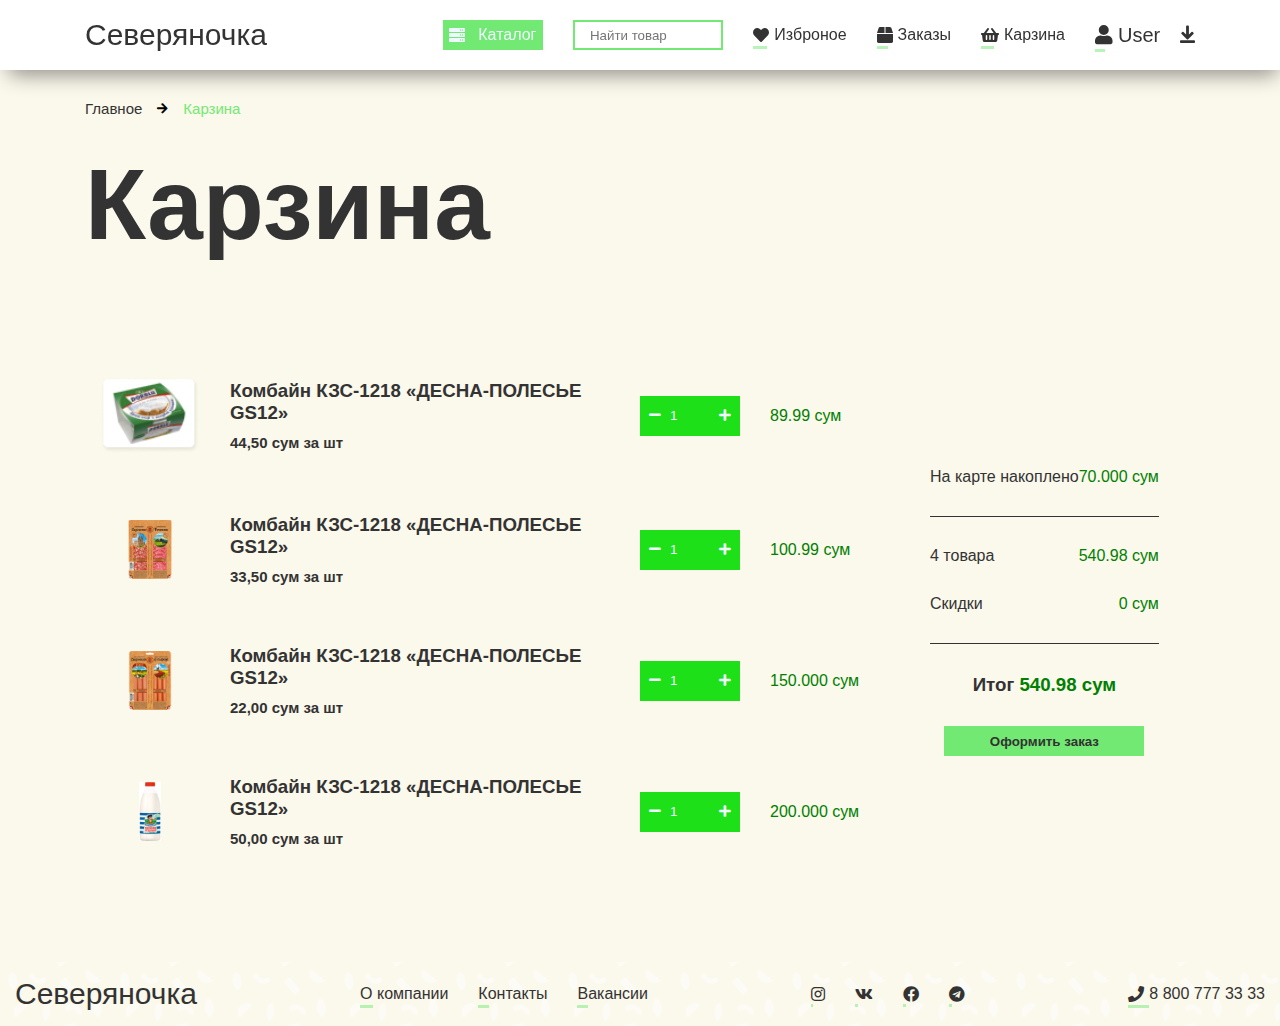
<file: Karzina.html>
<!DOCTYPE html>
<html lang="en">
<head>
    <meta charset="UTF-8">
    <meta http-equiv="X-UA-Compatible" content="IE=edge">
    <meta name="viewport" content="width=device-width, initial-scale=1.0">
    <link rel="stylesheet" href="./fonts/all.min.css">
    <link rel="stylesheet" href="./Karzina/Karzina.css">
    <link rel="icon" href="./Karzina/img/icon.ico">
    <link rel="stylesheet" href="./Karzina/media.css">
    <title>Корзина</title>
</head>
<body>
    <header id = "header">
        <nav class = "nav">
            <div class = "nav_info container">
                
                <div class="logo">
                    <a href="./index.html">
                        Северяночка
                    </a>
                </div>

                <input type="checkbox" id = "Menu_btn">
                <label for="Menu_btn" class = "Menu_label">
                    <i class = "fas fa-server"></i>
                </label>

                <div class="nav_info_gui" id = "nav_info_gui">
                    <label for="Menu_btn" class = "Menu_label">
                        <i class = "fas fa-server"></i>
                    </label>
                    
                    <a href="./Catalog.html" class = "Catalog_label">
                        <i class = "fas fa-server"></i> Каталог
                    </a>

                    

                    <input type="search" placeholder = "Найти товар" id = "Seact_nav">

                    <menu class = "menu">
                        <li><a href="./Izbrаnoy.html" class = "menu_link"><i class="fas fa-heart"></i> Изброное </a></li>
                        <li><a href="./Zacaz.html" class = "menu_link"><i class = "fas fa-box"></i> Заказы </a></li>
                        <li><a href="./Karzina.html" class = "menu_link"><i class="fas fa-shopping-basket"></i> Карзина </a></li>
                    </menu>

                    <div class="User_Akk">
                        <input type="checkbox" id = "Login_btn">
                        <label class = "Login_label menu_link" for="Login_btn">
                            <i class = "fas fa-user"></i> User 
                        </label>

                        <form id = "form" action="post">
                            <div class="form_info">
                                <label class = "Login_label menu_link" for="Login_btn">
                                    <i class="fas fa-times-square"></i>
                                </label>
                                <h3>
                                    Вход
                                </h3>
                                <input type="tel" placeholder = "Телефон" id = "Login_in_input">
                                <input type="submit" value = "Вход" id = "Login_in_btn">
                                <div class="form_info_help">
                                    <a href="#!">
                                        Регистрация
                                    </a>
                                    <a href="#!">
                                        Забыли пароль?
                                    </a>
                                </div>
                            </div>
                        </form>

                        <input type="checkbox" id = "User_btn">
                        <label for="User_btn" class = "User_label">
                            <i class="fas fa-arrow-to-bottom"></i>
                        </label>

                        <div class="User_gui">
                            <label for="User_btn" class = "User_label">
                                <i class="fas fa-arrow-to-top"></i>
                            </label>
                            <a href="./MyAkk.html" class = "menu_link">
                                Мой Профиль
                            </a>
                            <a href="./СhangeAkk.html" class = "menu_link">
                                Смена аккаунта
                            </a>
                            <a href="./MethodPay.html" class = "menu_link">
                                Способ оплаты
                            </a>
                            <a href="./Setting.html" class = "menu_link">
                                Настройки
                            </a>
                            <a href="#!" class = "menu_link">
                                Выход 
                            </a>
                        </div>

                        

                    </div>
                </div>

            
            
            </div>
        </nav>
    </header>

    <main id = "main">
        <div class="container">
            <section id = "Title_main">
                <div class = "Title_main_place">
                    <a class = "menu_link" href="./index.html">Главное</a>
                    <i class = "fas fa-arrow-right"></i>
                    <a class = "menu_link active" href="./Karzina.html">Карзина</a>
                </div>
                <h1>
                    Карзина 
                </h1>
            </section>
            <section id = "Karzina">
                <div class="Karzina_left">
                    <div class="Karzina_left_item">
                        <img src="./Karzina/img/main/img.png" alt="">
                        <h3>
                            Комбайн КЗС-1218 «ДЕСНА-ПОЛЕСЬЕ GS12»
                            <span>44,50 сум за шт</span>
                        </h3>
                        <div class = "Karzina_left_item_div">
                            <button><i class = "fas fa-minus"></i></button>
                            <input type="text" placeholder = "Кол-во" value = "1">
                            <button><i class = "fas fa-plus"></i></button>
                        </div>
                        <b>
                            89.99 сум  
                        </b>
                    </div>
                    <div class="Karzina_left_item">
                        <img src="./Karzina/img/main/img2.png" alt="">
                        <h3>
                            Комбайн КЗС-1218 «ДЕСНА-ПОЛЕСЬЕ GS12»
                            <span>33,50 сум за шт</span>
                        </h3>
                        <div class = "Karzina_left_item_div">
                            <button><i class = "fas fa-minus"></i></button>
                            <input type="text" placeholder = "Кол-во" value = "1">
                            <button><i class = "fas fa-plus"></i></button>
                        </div>
                        <b>
                            100.99 сум  
                        </b>
                    </div>
                    <div class="Karzina_left_item">
                        <img src="./Karzina/img/main/img3.png" alt="">
                        <h3>
                            Комбайн КЗС-1218 «ДЕСНА-ПОЛЕСЬЕ GS12»
                            <span>22,00 сум за шт</span>
                        </h3>
                        <div class = "Karzina_left_item_div">
                            <button><i class = "fas fa-minus"></i></button>
                            <input type="text" placeholder = "Кол-во" value = "1">
                            <button><i class = "fas fa-plus"></i></button>
                        </div>
                        <b>
                            150.000 сум  
                        </b>
                    </div>
                    <div class="Karzina_left_item">
                        <img src="./Karzina/img/main/img4.png" alt="">
                        <h3>
                            Комбайн КЗС-1218 «ДЕСНА-ПОЛЕСЬЕ GS12»
                            <span>50,00 сум за шт</span>
                        </h3>
                        <div class = "Karzina_left_item_div">
                            <button><i class = "fas fa-minus"></i></button>
                            <input type="text" placeholder = "Кол-во" value = "1">
                            <button><i class = "fas fa-plus"></i></button>
                        </div>
                        <b>
                            200.000 сум  
                        </b>
                    </div>
                </div>
                <form method = "post" class="Karzina_right">
                    <p>На карте накоплено <b>70.000 сум</b></p>
                    <div></div>
                    <p>4 товара <b>540.98 сум</b></p> 
                    <p>Скидки <b>0 сум</b></p>
                    <div></div>
                    <h3><span>Итог</span> <b>540.98 сум</b></h3>
                    <button type = "submit">
                        Оформить заказ
                    </button>
                </form>
            </section>
        </div>
    </main>

    <footer id = "footer">
        <div class="footer_info">
            <div class="logo">
                <a href="#!">
                    Северяночка
                </a>
            </div>
            <ul>
                <li><a href="./About.html" class = "menu_link">О компании</a></li>
                <li><a href="./Contact.html" class = "menu_link">Контакты</a></li>
                <li><a href="./Vakanss.html" class = "menu_link">Вакансии</a></li>
            </ul>
            <ul>
                <li><a target = "_blank" href="https://www.instagram.com/" class = "menu_link"><i class = "fab fa-instagram"></i></a></li>
                <li><a target = "_blank" href="https://www.vk.com" class = "menu_link"><i class = "fab fa-vk"></i></a></li>
                <li><a target = "_blank" href="https://www.facebook.com" class = "menu_link"><i class = "fab fa-facebook"></i></a></li>
                <li><a target = "_blank" href="https://www.telegram.org" class = "menu_link"><i class = "fab fa-telegram"></i></a></li>
            </ul>
            <a href="#!" class = "menu_link">
                <i class = "fas fa-phone"></i> 8 800 777 33 33
            </a>
        </div>
    </footer>
</body>
</html>
</file>
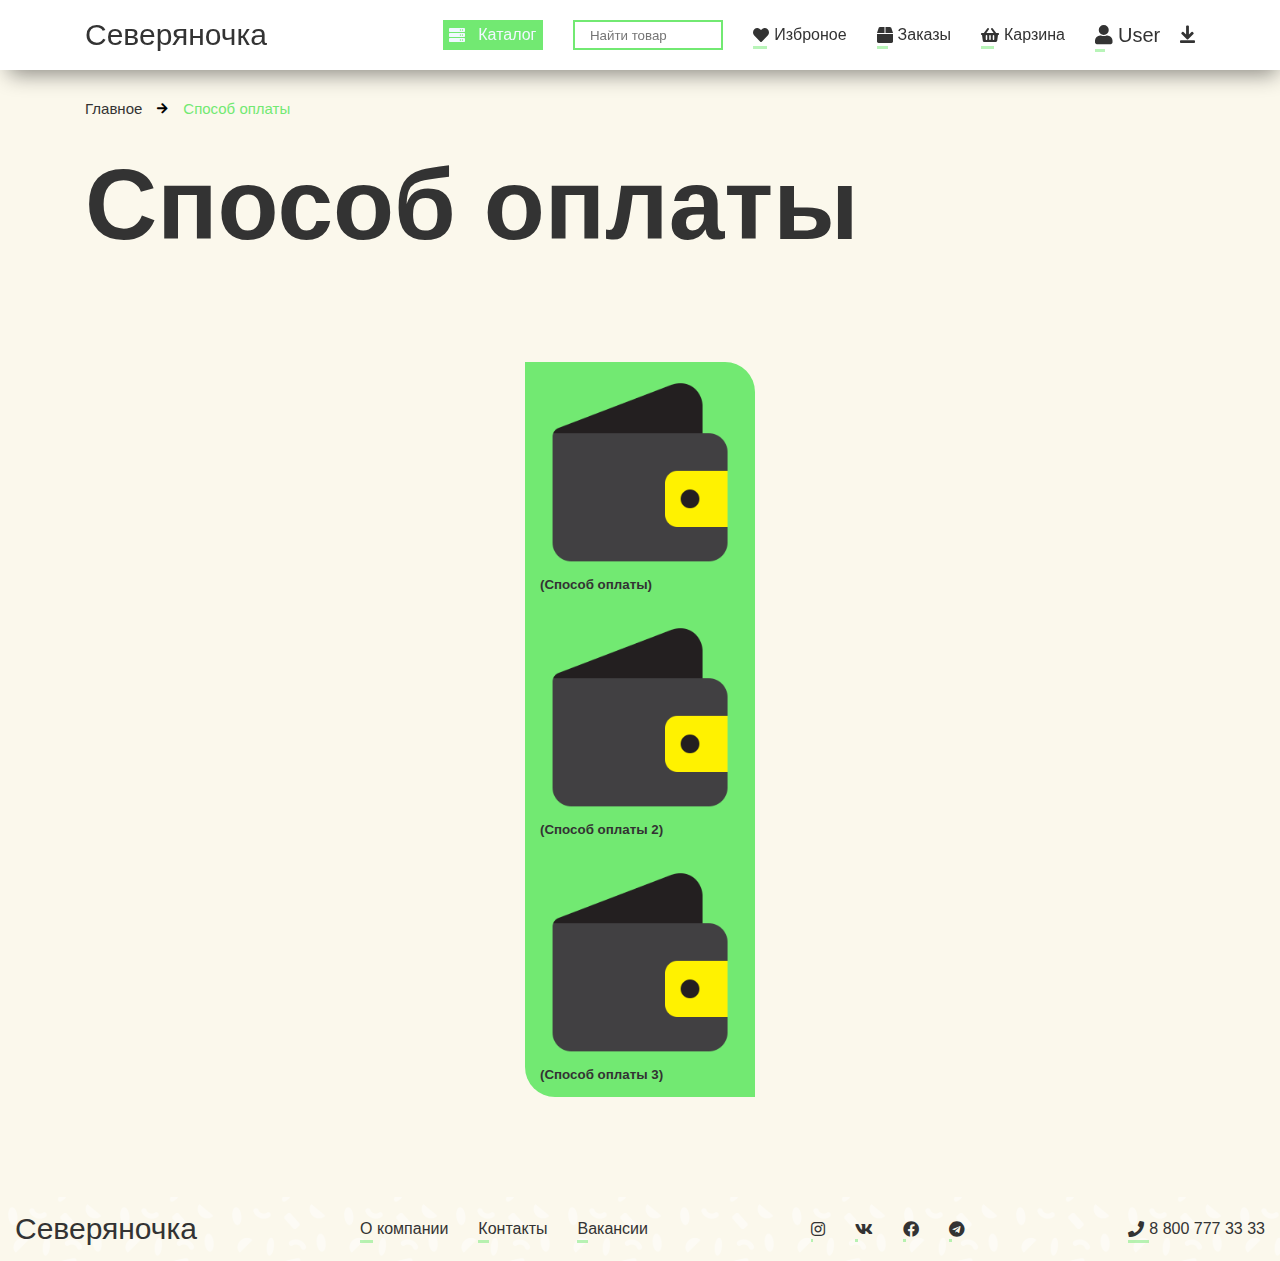
<file: MethodPay.html>
<!DOCTYPE html>
<html lang="en">
<head>
    <meta charset="UTF-8">
    <meta http-equiv="X-UA-Compatible" content="IE=edge">
    <meta name="viewport" content="width=device-width, initial-scale=1.0">
    <link rel="stylesheet" href="./fonts/all.min.css">
    <link rel="stylesheet" href="./MethodPay/MethodPay.css">
    <link rel="icon" href="./MethodPay/img/icon.ico">
    <link rel="stylesheet" href="./MethodPay/media.css">
    <title>Способ оплаты</title>
</head>
<body>
    <header id = "header">
        <nav class = "nav">
            <div class = "nav_info container">
                
                <div class="logo">
                    <a href="./index.html">
                        Северяночка
                    </a>
                </div>

                <input type="checkbox" id = "Menu_btn">
                <label for="Menu_btn" class = "Menu_label">
                    <i class = "fas fa-server"></i>
                </label>

                <div class="nav_info_gui" id = "nav_info_gui">
                    <label for="Menu_btn" class = "Menu_label">
                        <i class = "fas fa-server"></i>
                    </label>
                    
                    <a href="./Catalog.html" class = "Catalog_label">
                        <i class = "fas fa-server"></i> Каталог
                    </a>

                    

                    <input type="search" placeholder = "Найти товар" id = "Seact_nav">

                    <menu class = "menu">
                        <li><a href="./Izbrаnoy.html" class = "menu_link"><i class="fas fa-heart"></i> Изброное </a></li>
                        <li><a href="./Zacaz.html" class = "menu_link"><i class = "fas fa-box"></i> Заказы </a></li>
                        <li><a href="./Karzina.html" class = "menu_link"><i class="fas fa-shopping-basket"></i> Карзина </a></li>
                    </menu>

                    <div class="User_Akk">
                        <input type="checkbox" id = "Login_btn">
                        <label class = "Login_label menu_link" for="Login_btn">
                            <i class = "fas fa-user"></i> User 
                        </label>

                        <form id = "form" action="post">
                            <div class="form_info">
                                <label class = "Login_label menu_link" for="Login_btn">
                                    <i class="fas fa-times-square"></i>
                                </label>
                                <h3>
                                    Вход
                                </h3>
                                <input type="tel" placeholder = "Телефон" id = "Login_in_input">
                                <input type="submit" value = "Вход" id = "Login_in_btn">
                                <div class="form_info_help">
                                    <a href="#!">
                                        Регистрация
                                    </a>
                                    <a href="#!">
                                        Забыли пароль?
                                    </a>
                                </div>
                            </div>
                        </form>

                        <input type="checkbox" id = "User_btn">
                        <label for="User_btn" class = "User_label">
                            <i class="fas fa-arrow-to-bottom"></i>
                        </label>

                        <div class="User_gui">
                            <label for="User_btn" class = "User_label">
                                <i class="fas fa-arrow-to-top"></i>
                            </label>
                            <a href="./MyAkk.html" class = "menu_link">
                                Мой Профиль
                            </a>
                            <a href="./СhangeAkk.html" class = "menu_link">
                                Смена аккаунта
                            </a>
                            <a href="./MethodPay.html" class = "menu_link">
                                Способ оплаты
                            </a>
                            <a href="./Setting.html" class = "menu_link">
                                Настройки
                            </a>
                            <a href="#!" class = "menu_link">
                                Выход 
                            </a>
                        </div>

                        

                    </div>
                </div>

            
            
            </div>
        </nav>
    </header>

    <main id = "main">
        <div class="container">
            <section id = "Title_main">
                <div class = "Title_main_place">
                    <a class = "menu_link" href="./index.html">Главное</a>
                    <i class = "fas fa-arrow-right"></i>
                    <a class = "menu_link active" href="./MethodPay.html">Способ оплаты</a>
                </div>
                <h1>
                    Способ оплаты
                </h1>
            </section>
            <section id = "MethodPay">
                <form id = "MethodPay_form" method = "post">
                    <button type="submit">
                        <img src="./MethodPay/img/main/PayImg.png" alt="">
                        (Способ оплаты)
                    </button>
                    
                    <button type="submit">
                        <img src="./MethodPay/img/main/PayImg.png" alt="">
                        (Способ оплаты 2)
                    </button>
                    
                    <button type="submit">
                        <img src="./MethodPay/img/main/PayImg.png" alt="">
                        (Способ оплаты 3)
                    </button>
                </form>
            </section>
        </div>
    </main>

    <footer id = "footer">
        <div class="footer_info">
            <div class="logo">
                <a href="#!">
                    Северяночка
                </a>
            </div>
            <ul>
                <li><a href="./About.html" class = "menu_link">О компании</a></li>
                <li><a href="./Contact.html" class = "menu_link">Контакты</a></li>
                <li><a href="./Vakanss.html" class = "menu_link">Вакансии</a></li>
            </ul>
            <ul>
                <li><a target = "_blank" href="https://www.instagram.com/" class = "menu_link"><i class = "fab fa-instagram"></i></a></li>
                <li><a target = "_blank" href="https://www.vk.com" class = "menu_link"><i class = "fab fa-vk"></i></a></li>
                <li><a target = "_blank" href="https://www.facebook.com" class = "menu_link"><i class = "fab fa-facebook"></i></a></li>
                <li><a target = "_blank" href="https://www.telegram.org" class = "menu_link"><i class = "fab fa-telegram"></i></a></li>
            </ul>
            <a href="#!" class = "menu_link">
                <i class = "fas fa-phone"></i> 8 800 777 33 33
            </a>
        </div>
    </footer>
</body>
</html>
</file>
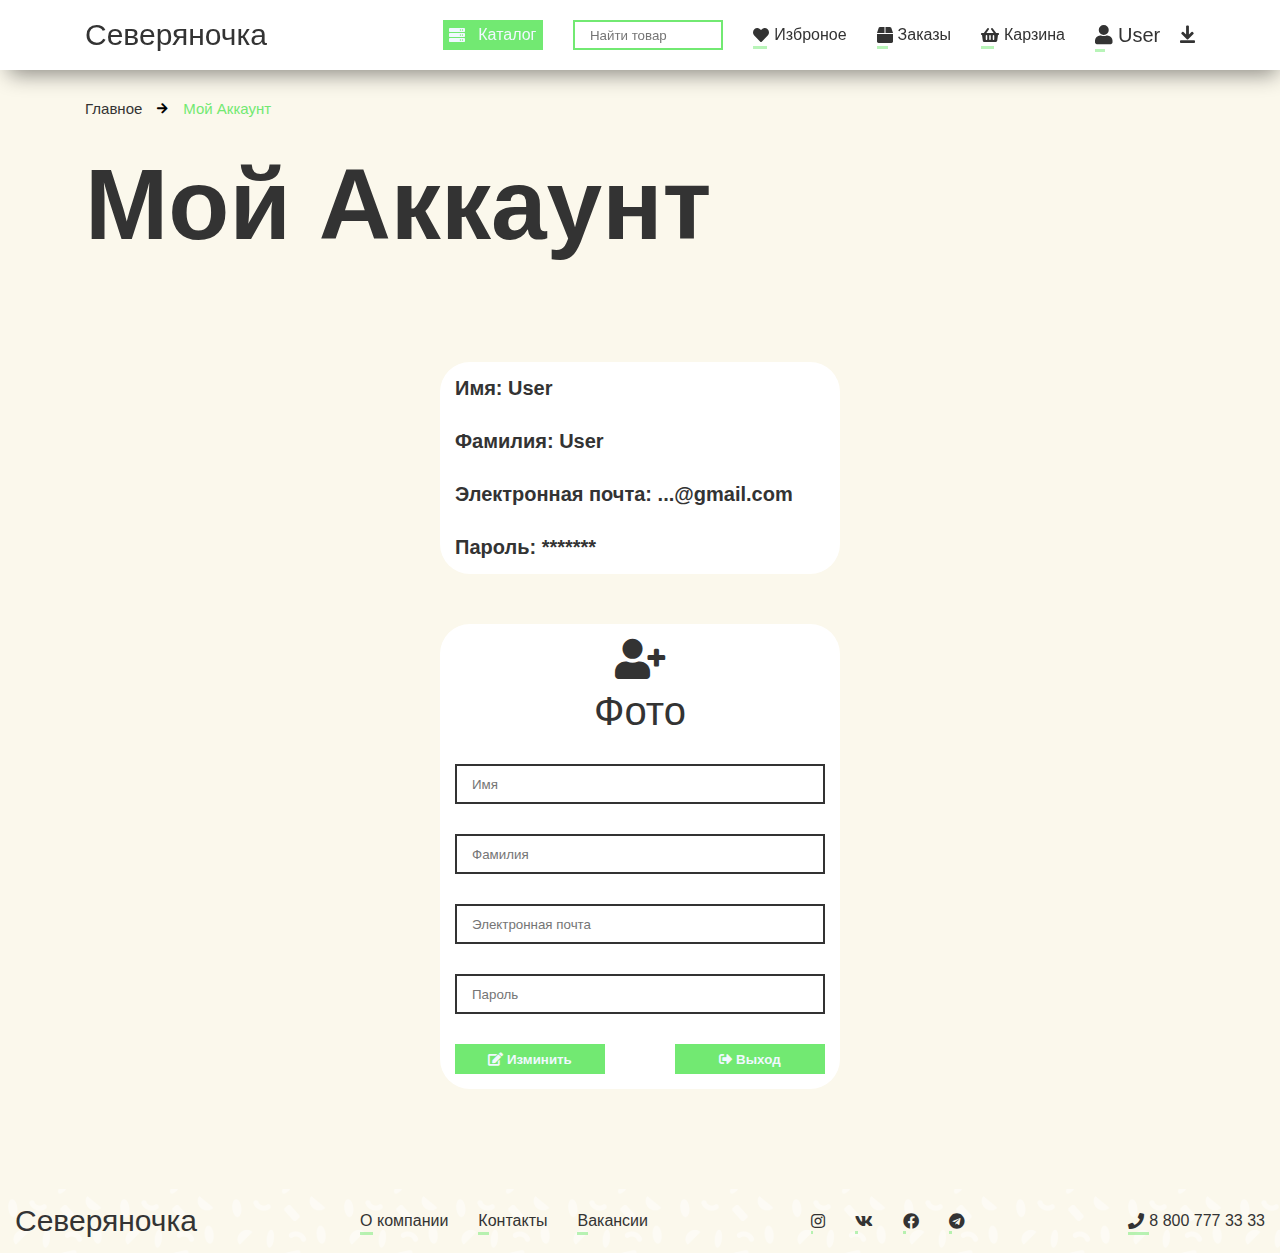
<file: MyAkk.html>
<!DOCTYPE html>
<html lang="en">
<head>
    <meta charset="UTF-8">
    <meta http-equiv="X-UA-Compatible" content="IE=edge">
    <meta name="viewport" content="width=device-width, initial-scale=1.0">
    <link rel="stylesheet" href="./fonts/all.min.css">
    <link rel="stylesheet" href="./MyAkk/MyAkk.css">
    <link rel="icon" href="./MyAkk/img/icon.ico">
    <link rel="stylesheet" href="./MyAkk/media.css">
    <title>Мой Аккаунт</title>
</head>
<body>
    <header id = "header">
        <nav class = "nav">
            <div class = "nav_info container">
                
                <div class="logo">
                    <a href="./index.html">
                        Северяночка
                    </a>
                </div>

                <input type="checkbox" id = "Menu_btn">
                <label for="Menu_btn" class = "Menu_label">
                    <i class = "fas fa-server"></i>
                </label>

                <div class="nav_info_gui" id = "nav_info_gui">
                    <label for="Menu_btn" class = "Menu_label">
                        <i class = "fas fa-server"></i>
                    </label>
                    
                    <a href="./Catalog.html" class = "Catalog_label">
                        <i class = "fas fa-server"></i> Каталог
                    </a>

                    

                    <input type="search" placeholder = "Найти товар" id = "Seact_nav">

                    <menu class = "menu">
                        <li><a href="./Izbrаnoy.html" class = "menu_link"><i class="fas fa-heart"></i> Изброное </a></li>
                        <li><a href="./Zacaz.html" class = "menu_link"><i class = "fas fa-box"></i> Заказы </a></li>
                        <li><a href="./Karzina.html" class = "menu_link"><i class="fas fa-shopping-basket"></i> Карзина </a></li>
                    </menu>

                    <div class="User_Akk">
                        <input type="checkbox" id = "Login_btn">
                        <label class = "Login_label menu_link" for="Login_btn">
                            <i class = "fas fa-user"></i> User 
                        </label>

                        <form id = "form" action="post">
                            <div class="form_info">
                                <label class = "Login_label menu_link" for="Login_btn">
                                    <i class="fas fa-times-square"></i>
                                </label>
                                <h3>
                                    Вход
                                </h3>
                                <input type="tel" placeholder = "Телефон" id = "Login_in_input">
                                <input type="submit" value = "Вход" id = "Login_in_btn">
                                <div class="form_info_help">
                                    <a href="#!">
                                        Регистрация
                                    </a>
                                    <a href="#!">
                                        Забыли пароль?
                                    </a>
                                </div>
                            </div>
                        </form>

                        <input type="checkbox" id = "User_btn">
                        <label for="User_btn" class = "User_label">
                            <i class="fas fa-arrow-to-bottom"></i>
                        </label>

                        <div class="User_gui">
                            <label for="User_btn" class = "User_label">
                                <i class="fas fa-arrow-to-top"></i>
                            </label>
                            <a href="./MyAkk.html" class = "menu_link">
                                Мой Профиль
                            </a>
                            <a href="./СhangeAkk.html" class = "menu_link">
                                Смена аккаунта
                            </a>
                            <a href="./MethodPay.html" class = "menu_link">
                                Способ оплаты
                            </a>
                            <a href="./Setting.html" class = "menu_link">
                                Настройки
                            </a>
                            <a href="#!" class = "menu_link">
                                Выход 
                            </a>
                        </div>

                        

                    </div>
                </div>

            
            
            </div>
        </nav>
    </header>

    <main id = "main">
        <div class="container">
            <section id = "Title_main">
                <div class = "Title_main_place">
                    <a class = "menu_link" href="./index.html">Главное</a>
                    <i class = "fas fa-arrow-right"></i>
                    <a class = "menu_link active" href="./MyAkk.html">Мой Аккаунт</a>
                </div>
                <h1>
                    Мой Аккаунт
                </h1>
            </section>
            <section id = "My_Akk">
                <div class="My_Akk_Now_User">
                    <h2>Имя: User</h2>
                    <p>Фамилия: User</p>
                    <p>Электронная почта: ...@gmail.com</p>
                    <p>Пароль: *******</p>
                </div>
                
                <form method = "post" class = "My_Akk_info">
                    <input type="file" id = "User_img">
                    <label class = "User_img_label" for="User_img">
                        <i class = "fas fa-user-plus"></i>
                        Фото
                    </label>
                    
                    <input class = "form_input" type="text" placeholder = "Имя">
                    <input class = "form_input" type="text" placeholder = "Фамилия">
                    <input class = "form_input" type="email" placeholder = "Электронная почта">
                    <input class = "form_input" type="password" placeholder = "Пароль">
                    <div>
                        <button type = "submit">
                            <i class = "fas fa-edit"></i> Изминить
                        </button>
                        <button type="submit">
                            <i class="fas fa-sign-out-alt"></i> Выход
                        </button>
                    </div>
                </form>
            </section>
        </div>
    </main>

    <footer id = "footer">
        <div class="footer_info">
            <div class="logo">
                <a href="#!">
                    Северяночка
                </a>
            </div>
            <ul>
                <li><a href="./About.html" class = "menu_link">О компании</a></li>
                <li><a href="./Contact.html" class = "menu_link">Контакты</a></li>
                <li><a href="./Vakanss.html" class = "menu_link">Вакансии</a></li>
            </ul>
            <ul>
                <li><a target = "_blank" href="https://www.instagram.com/" class = "menu_link"><i class = "fab fa-instagram"></i></a></li>
                <li><a target = "_blank" href="https://www.vk.com" class = "menu_link"><i class = "fab fa-vk"></i></a></li>
                <li><a target = "_blank" href="https://www.facebook.com" class = "menu_link"><i class = "fab fa-facebook"></i></a></li>
                <li><a target = "_blank" href="https://www.telegram.org" class = "menu_link"><i class = "fab fa-telegram"></i></a></li>
            </ul>
            <a href="#!" class = "menu_link">
                <i class = "fas fa-phone"></i> 8 800 777 33 33
            </a>
        </div>
    </footer>
</body>
</html>
</file>
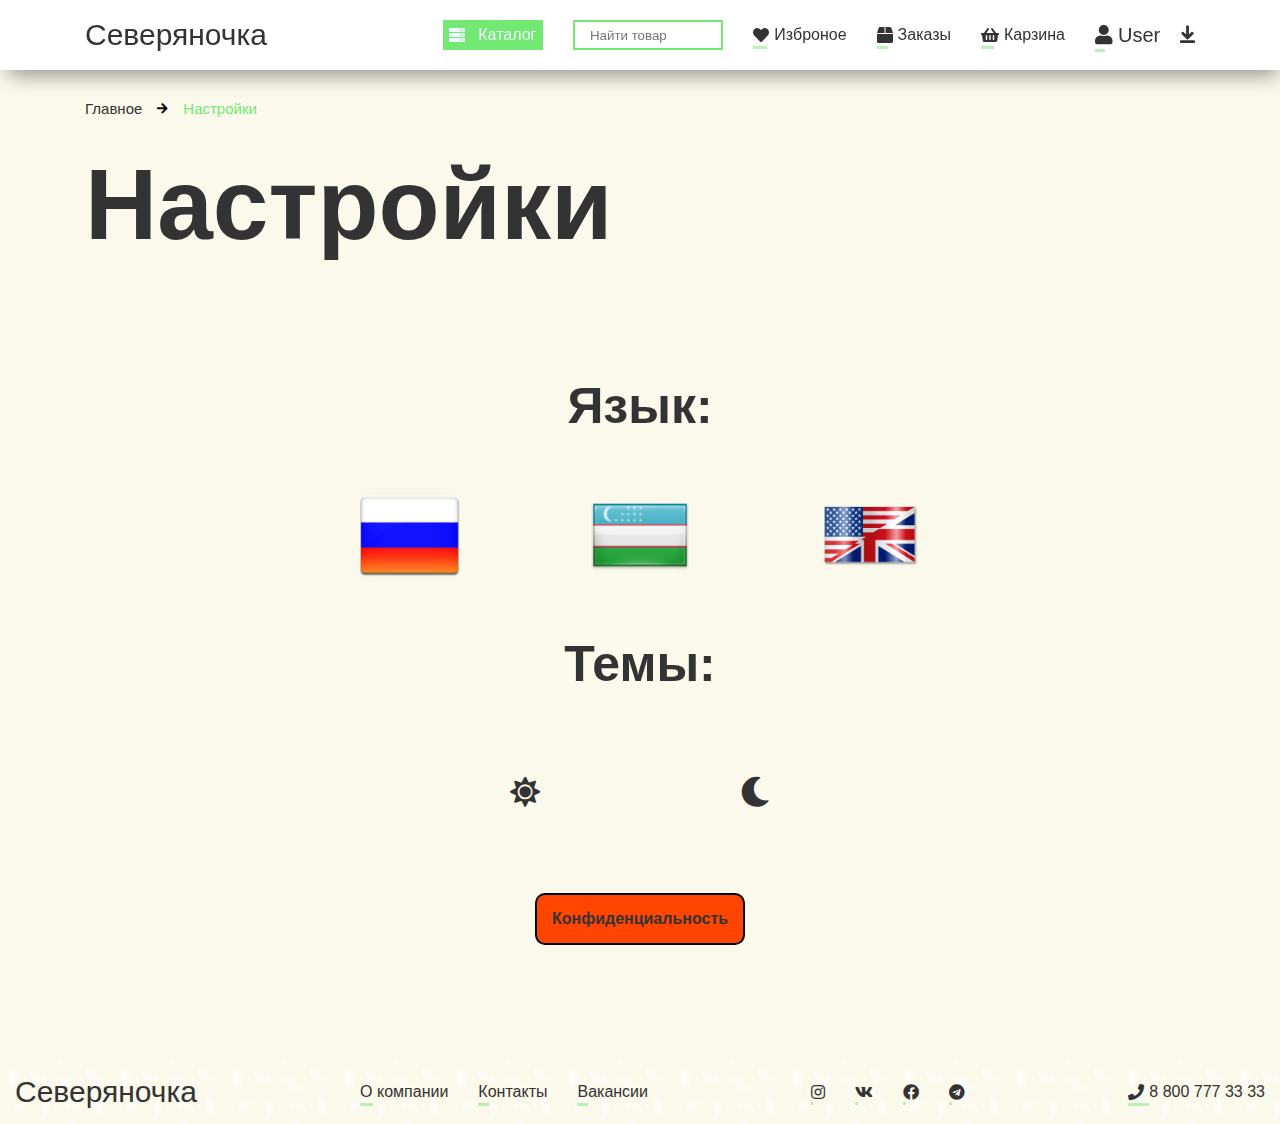
<file: Setting.html>
<!DOCTYPE html>
<html lang="en">
<head>
    <meta charset="UTF-8">
    <meta http-equiv="X-UA-Compatible" content="IE=edge">
    <meta name="viewport" content="width=device-width, initial-scale=1.0">
    <link rel="stylesheet" href="./fonts/all.min.css">
    <link rel="stylesheet" href="./Setting_/Setting.css">
    <link rel="icon" href="./Setting_/img/icon.ico">
    <link rel="stylesheet" href="./Setting_/media.css">
    <title>Настройки</title>
</head>
<body>
    <header id = "header">
        <nav class = "nav">
            <div class = "nav_info container">
                
                <div class="logo">
                    <a href="./index.html">
                        Северяночка
                    </a>
                </div>

                <input type="checkbox" id = "Menu_btn">
                <label for="Menu_btn" class = "Menu_label">
                    <i class = "fas fa-server"></i>
                </label>

                <div class="nav_info_gui" id = "nav_info_gui">
                    <label for="Menu_btn" class = "Menu_label">
                        <i class = "fas fa-server"></i>
                    </label>
                    
                    <a href="./Catalog.html" class = "Catalog_label">
                        <i class = "fas fa-server"></i> Каталог
                    </a>

                    

                    <input type="search" placeholder = "Найти товар" id = "Seact_nav">

                    <menu class = "menu">
                        <li><a href="./Izbrаnoy.html" class = "menu_link"><i class="fas fa-heart"></i> Изброное </a></li>
                        <li><a href="./Zacaz.html" class = "menu_link"><i class = "fas fa-box"></i> Заказы </a></li>
                        <li><a href="./Karzina.html" class = "menu_link"><i class="fas fa-shopping-basket"></i> Карзина </a></li>
                    </menu>

                    <div class="User_Akk">
                        <input type="checkbox" id = "Login_btn">
                        <label class = "Login_label menu_link" for="Login_btn">
                            <i class = "fas fa-user"></i> User 
                        </label>

                        <form id = "form" action="post">
                            <div class="form_info">
                                <label class = "Login_label menu_link" for="Login_btn">
                                    <i class="fas fa-times-square"></i>
                                </label>
                                <h3>
                                    Вход
                                </h3>
                                <input type="tel" placeholder = "Телефон" id = "Login_in_input">
                                <input type="submit" value = "Вход" id = "Login_in_btn">
                                <div class="form_info_help">
                                    <a href="#!">
                                        Регистрация
                                    </a>
                                    <a href="#!">
                                        Забыли пароль?
                                    </a>
                                </div>
                            </div>
                        </form>

                        <input type="checkbox" id = "User_btn">
                        <label for="User_btn" class = "User_label">
                            <i class="fas fa-arrow-to-bottom"></i>
                        </label>

                        <div class="User_gui">
                            <label for="User_btn" class = "User_label">
                                <i class="fas fa-arrow-to-top"></i>
                            </label>
                            <a href="./MyAkk.html" class = "menu_link">
                                Мой Профиль
                            </a>
                            <a href="./СhangeAkk.html" class = "menu_link">
                                Смена аккаунта
                            </a>
                            <a href="./MethodPay.html" class = "menu_link">
                                Способ оплаты
                            </a>
                            <a href="./Setting.html" class = "menu_link">
                                Настройки
                            </a>
                            <a href="#!" class = "menu_link">
                                Выход 
                            </a>
                        </div>

                        

                    </div>
                </div>

            
            
            </div>
        </nav>
    </header>

    <main id = "main">
        <div class="container">
            <section id = "Title_main">
                <div class = "Title_main_place">
                    <a class = "menu_link" href="./index.html">Главное</a>
                    <i class = "fas fa-arrow-right"></i>
                    <a class = "menu_link active" href="./Setting.html">Настройки</a>
                </div>
                <h1>
                    Настройки
                </h1>
            </section>
            <section id = "Setting">
                <h3>
                    Язык:
                </h3>
                <div class="Setting_Language">
                    <button id = "Language_Ru">
                        <img src="./Setting_/img/main/RU.png" alt="">
                    </button>
                    <button id = "Language_Uz">
                        <img src="./Setting_/img/main/UZ.png" alt="">
                    </button>
                    <button id = "Language_En">
                        <img src="./Setting_/img/main/EN.png" alt="">
                    </button>
                </div>
                <h3>
                    Темы:
                </h3>
                <div class="Setting_Thema">
                    <button id = "white_Thema">
                        <i class = "fas fa-sun"></i>
                    </button>
                    <button id = "black_Thema">
                        <i class = "fas fa-moon"></i>
                    </button>
                </div>
                <a class = "Confidi" href="#!">
                    Конфиденциальность
                </a>
            </section>
        </div>
    </main>

    <footer id = "footer">
        <div class="footer_info">
            <div class="logo">
                <a href="#!">
                    Северяночка
                </a>
            </div>
            <ul>
                <li><a href="./About.html" class = "menu_link">О компании</a></li>
                <li><a href="./Contact.html" class = "menu_link">Контакты</a></li>
                <li><a href="./Vakanss.html" class = "menu_link">Вакансии</a></li>
            </ul>
            <ul>
                <li><a target = "_blank" href="https://www.instagram.com/" class = "menu_link"><i class = "fab fa-instagram"></i></a></li>
                <li><a target = "_blank" href="https://www.vk.com" class = "menu_link"><i class = "fab fa-vk"></i></a></li>
                <li><a target = "_blank" href="https://www.facebook.com" class = "menu_link"><i class = "fab fa-facebook"></i></a></li>
                <li><a target = "_blank" href="https://www.telegram.org" class = "menu_link"><i class = "fab fa-telegram"></i></a></li>
            </ul>
            <a href="#!" class = "menu_link">
                <i class = "fas fa-phone"></i> 8 800 777 33 33
            </a>
        </div>
    </footer>
</body>
</html>
</file>
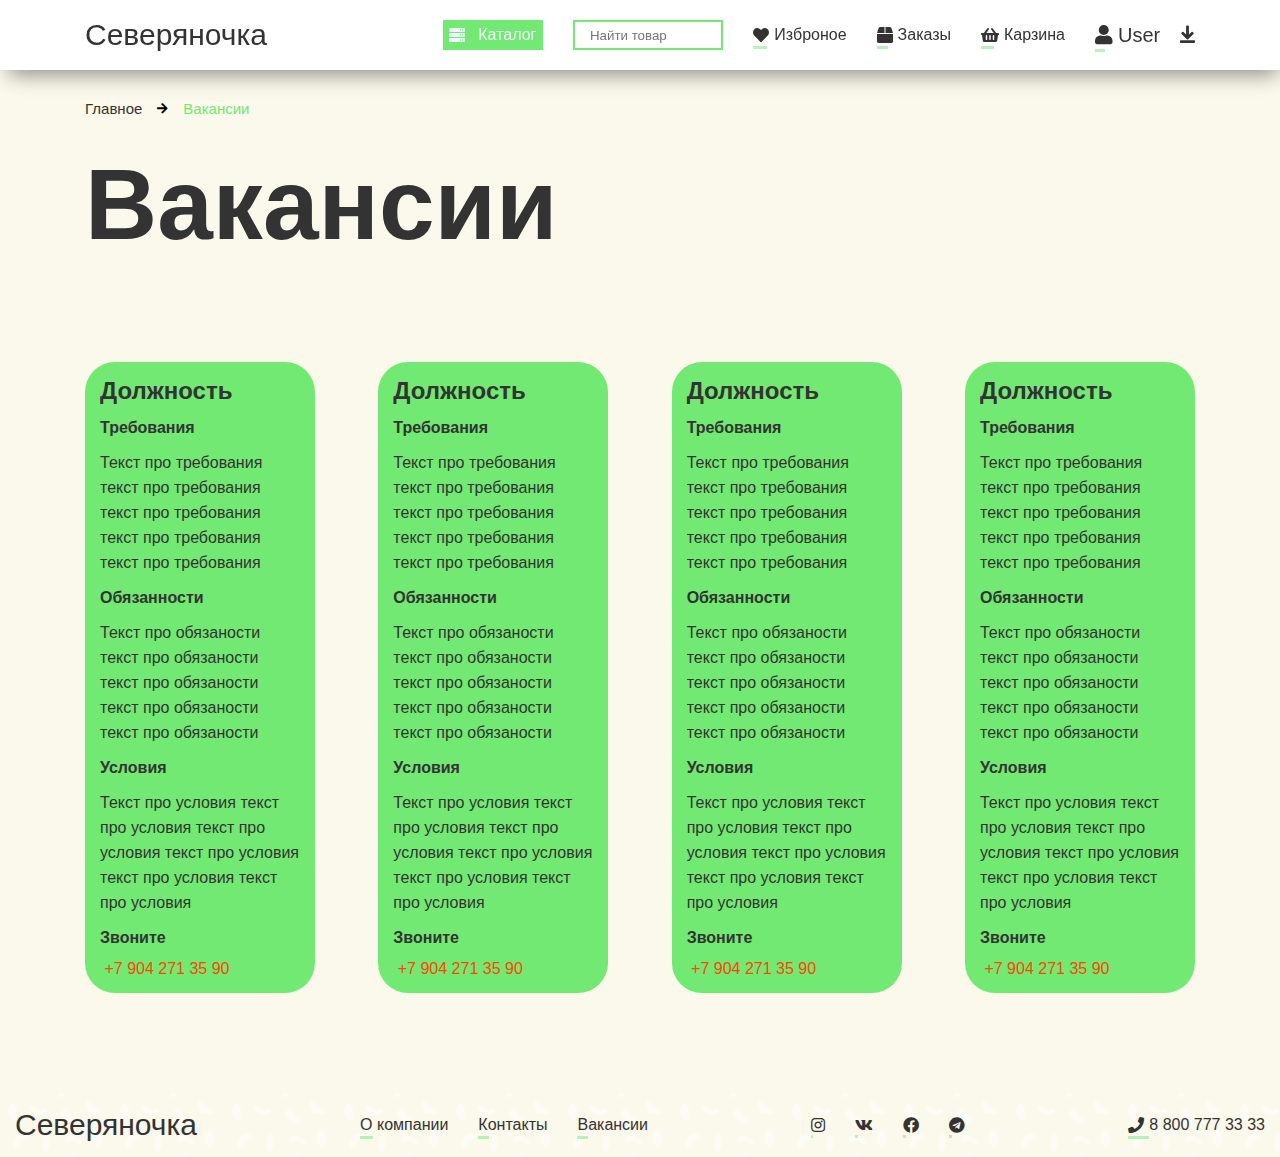
<file: Vakanss.html>
<!DOCTYPE html>
<html lang="en">
<head>
    <meta charset="UTF-8">
    <meta http-equiv="X-UA-Compatible" content="IE=edge">
    <meta name="viewport" content="width=device-width, initial-scale=1.0">
    <link rel="stylesheet" href="./fonts/all.min.css">
    <link rel="stylesheet" href="./Vakanss/Vakanss.css">
    <link rel="icon" href="./Vakanss/img/icon.ico">
    <link rel="stylesheet" href="./Vakanss/media.css">
    <title>Вакансии</title>
</head>
<body>
    <header id = "header">
        <nav class = "nav">
            <div class = "nav_info container">
                
                <div class="logo">
                    <a href="./index.html">
                        Северяночка
                    </a>
                </div>

                <input type="checkbox" id = "Menu_btn">
                <label for="Menu_btn" class = "Menu_label">
                    <i class = "fas fa-server"></i>
                </label>

                <div class="nav_info_gui" id = "nav_info_gui">
                    <label for="Menu_btn" class = "Menu_label">
                        <i class = "fas fa-server"></i>
                    </label>
                    
                    <a href="./Catalog.html" class = "Catalog_label">
                        <i class = "fas fa-server"></i> Каталог
                    </a>

                    

                    <input type="search" placeholder = "Найти товар" id = "Seact_nav">

                    <menu class = "menu">
                        <li><a href="./Izbrаnoy.html" class = "menu_link"><i class="fas fa-heart"></i> Изброное </a></li>
                        <li><a href="./Zacaz.html" class = "menu_link"><i class = "fas fa-box"></i> Заказы </a></li>
                        <li><a href="./Karzina.html" class = "menu_link"><i class="fas fa-shopping-basket"></i> Карзина </a></li>
                    </menu>

                    <div class="User_Akk">
                        <input type="checkbox" id = "Login_btn">
                        <label class = "Login_label menu_link" for="Login_btn">
                            <i class = "fas fa-user"></i> User 
                        </label>

                        <form id = "form" action="post">
                            <div class="form_info">
                                <label class = "Login_label menu_link" for="Login_btn">
                                    <i class="fas fa-times-square"></i>
                                </label>
                                <h3>
                                    Вход
                                </h3>
                                <input type="tel" placeholder = "Телефон" id = "Login_in_input">
                                <input type="submit" value = "Вход" id = "Login_in_btn">
                                <div class="form_info_help">
                                    <a href="#!">
                                        Регистрация
                                    </a>
                                    <a href="#!">
                                        Забыли пароль?
                                    </a>
                                </div>
                            </div>
                        </form>

                        <input type="checkbox" id = "User_btn">
                        <label for="User_btn" class = "User_label">
                            <i class="fas fa-arrow-to-bottom"></i>
                        </label>

                        <div class="User_gui">
                            <label for="User_btn" class = "User_label">
                                <i class="fas fa-arrow-to-top"></i>
                            </label>
                            <a href="./MyAkk.html" class = "menu_link">
                                Мой Профиль
                            </a>
                            <a href="./СhangeAkk.html" class = "menu_link">
                                Смена аккаунта
                            </a>
                            <a href="./MethodPay.html" class = "menu_link">
                                Способ оплаты
                            </a>
                            <a href="./Setting" class = "menu_link">
                                Настройки
                            </a>
                            <a href="#!" class = "menu_link">
                                Выход 
                            </a>
                        </div>

                        

                    </div>
                </div>

            
            
            </div>
        </nav>
    </header>

    <main id = "main">
        <div class="container">
            <section id = "Title_main">
                <div class = "Title_main_place">
                    <a class = "menu_link" href="./index.html">Главное</a>
                    <i class = "fas fa-arrow-right"></i>
                    <a class = "menu_link active" href="./Vakanss.html">Вакансии</a>
                </div>
                <h1>
                    Вакансии
                </h1>
            </section>
            <section id = "Vakanss">
                <div class="Vakanss_item">
                    <h2>
                        Должность
                    </h2>
                    <h4>
                        Требования
                    </h4>
                    <p>
                        Текст про требования текст про требования текст про требования текст про требования текст про требования
                    </p>
                    <h4>
                        Обязанности
                    </h4>
                    <p>
                        Текст про обязаности текст про обязаности текст про обязаности текст про обязаности текст про обязаности
                    </p>
                    <h4>
                        Условия
                    </h4>
                    <p>
                        Текст про условия текст про условия текст про условия текст про условия текст про условия текст про условия
                    </p>
                    <h4>
                        Звоните
                    </h4>
                    <a href="#!">
                        <i class = "fas fa-call"></i>
                        +7 904 271 35 90
                    </a>
                </div>
                <div class="Vakanss_item">
                    <h2>
                        Должность
                    </h2>
                    <h4>
                        Требования
                    </h4>
                    <p>
                        Текст про требования текст про требования текст про требования текст про требования текст про требования
                    </p>
                    <h4>
                        Обязанности
                    </h4>
                    <p>
                        Текст про обязаности текст про обязаности текст про обязаности текст про обязаности текст про обязаности
                    </p>
                    <h4>
                        Условия
                    </h4>
                    <p>
                        Текст про условия текст про условия текст про условия текст про условия текст про условия текст про условия
                    </p>
                    <h4>
                        Звоните
                    </h4>
                    <a href="#!">
                        <i class = "fas fa-call"></i>
                        +7 904 271 35 90
                    </a>
                </div>
                <div class="Vakanss_item">
                    <h2>
                        Должность
                    </h2>
                    <h4>
                        Требования
                    </h4>
                    <p>
                        Текст про требования текст про требования текст про требования текст про требования текст про требования
                    </p>
                    <h4>
                        Обязанности
                    </h4>
                    <p>
                        Текст про обязаности текст про обязаности текст про обязаности текст про обязаности текст про обязаности
                    </p>
                    <h4>
                        Условия
                    </h4>
                    <p>
                        Текст про условия текст про условия текст про условия текст про условия текст про условия текст про условия
                    </p>
                    <h4>
                        Звоните
                    </h4>
                    <a href="#!">
                        <i class = "fas fa-call"></i>
                        +7 904 271 35 90
                    </a>
                </div>
                <div class="Vakanss_item">
                    <h2>
                        Должность
                    </h2>
                    <h4>
                        Требования
                    </h4>
                    <p>
                        Текст про требования текст про требования текст про требования текст про требования текст про требования
                    </p>
                    <h4>
                        Обязанности
                    </h4>
                    <p>
                        Текст про обязаности текст про обязаности текст про обязаности текст про обязаности текст про обязаности
                    </p>
                    <h4>
                        Условия
                    </h4>
                    <p>
                        Текст про условия текст про условия текст про условия текст про условия текст про условия текст про условия
                    </p>
                    <h4>
                        Звоните
                    </h4>
                    <a href="#!">
                        <i class = "fas fa-call"></i>
                        +7 904 271 35 90
                    </a>
                </div>
            </section>
        </div>
    </main>

    <footer id = "footer">
        <div class="footer_info">
            <div class="logo">
                <a href="#!">
                    Северяночка
                </a>
            </div>
            <ul>
                <li><a href="./About.html" class = "menu_link">О компании</a></li>
                <li><a href="./Contact.html" class = "menu_link">Контакты</a></li>
                <li><a href="./Vakanss.html" class = "menu_link">Вакансии</a></li>
            </ul>
            <ul>
                <li><a target = "_blank" href="https://www.instagram.com/" class = "menu_link"><i class = "fab fa-instagram"></i></a></li>
                <li><a target = "_blank" href="https://www.vk.com" class = "menu_link"><i class = "fab fa-vk"></i></a></li>
                <li><a target = "_blank" href="https://www.facebook.com" class = "menu_link"><i class = "fab fa-facebook"></i></a></li>
                <li><a target = "_blank" href="https://www.telegram.org" class = "menu_link"><i class = "fab fa-telegram"></i></a></li>
            </ul>
            <a href="#!" class = "menu_link">
                <i class = "fas fa-phone"></i> 8 800 777 33 33
            </a>
        </div>
    </footer>
</body>
</html>
</file>
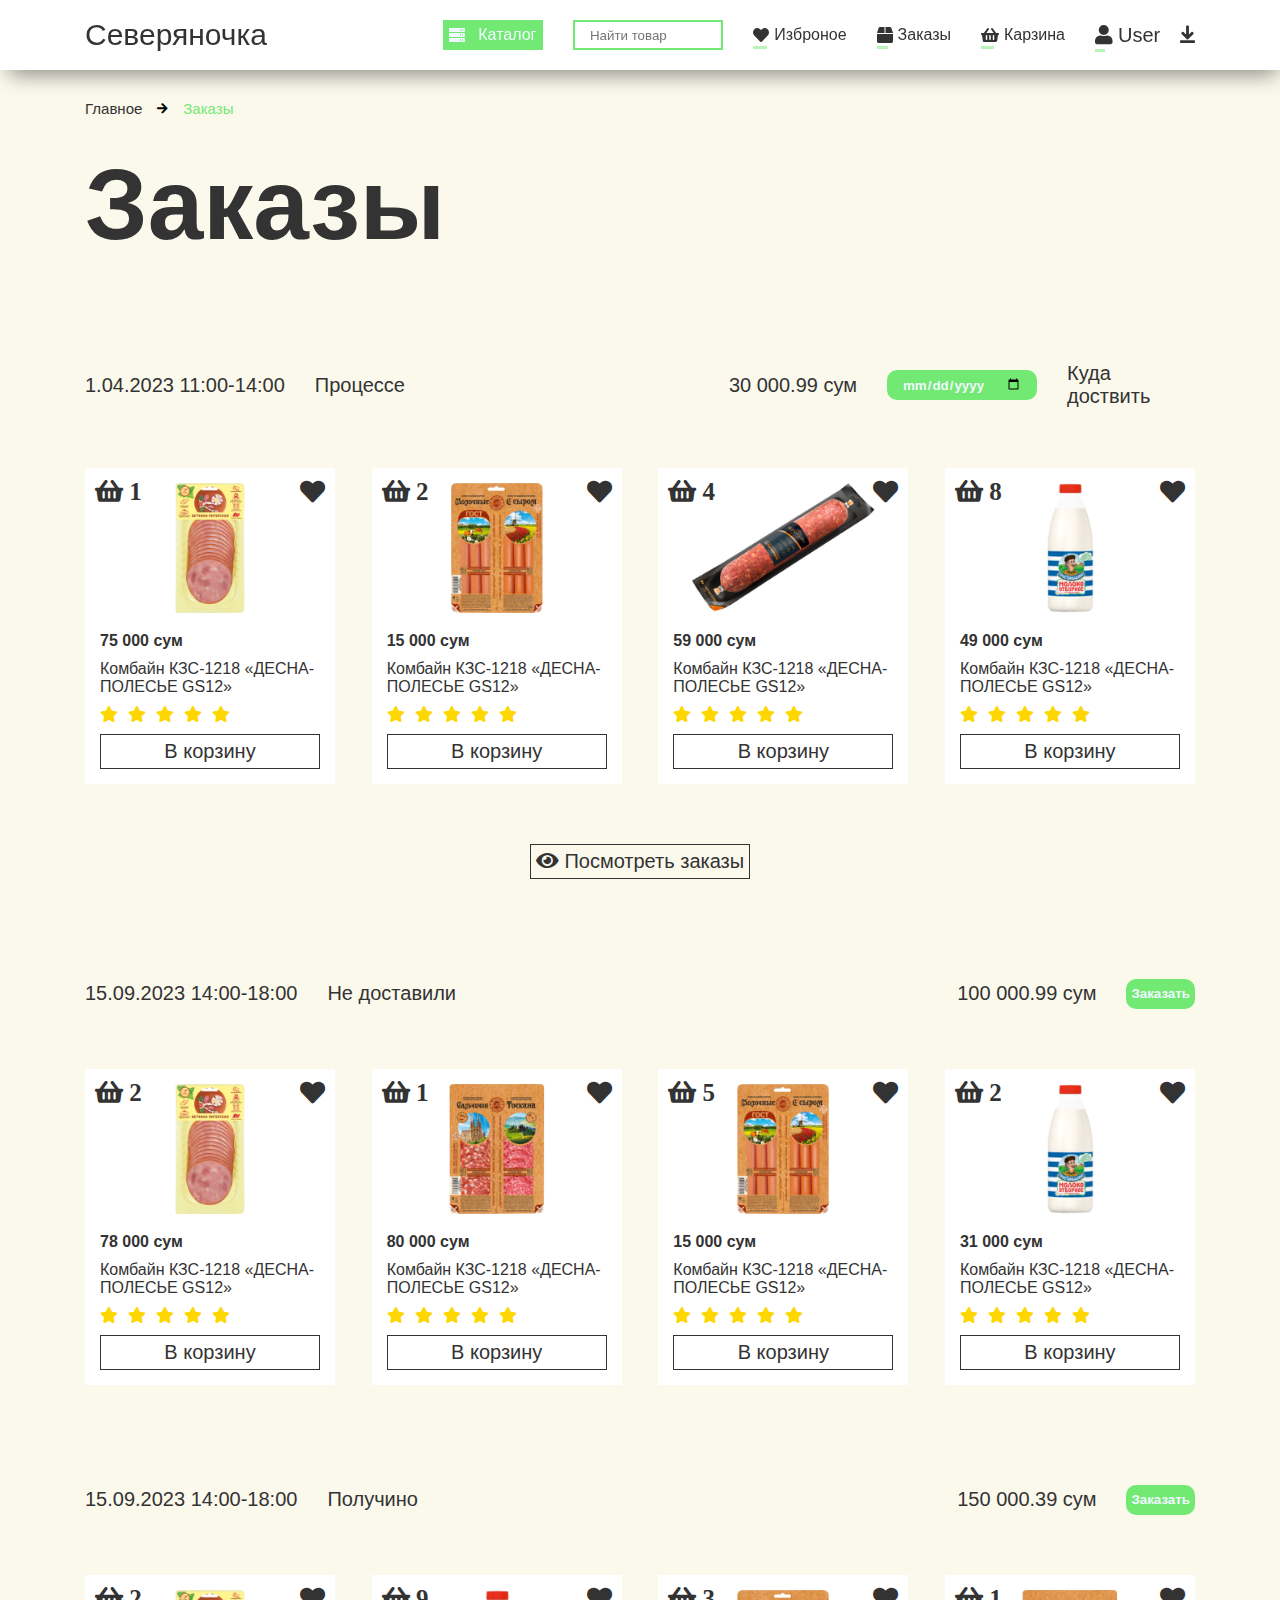
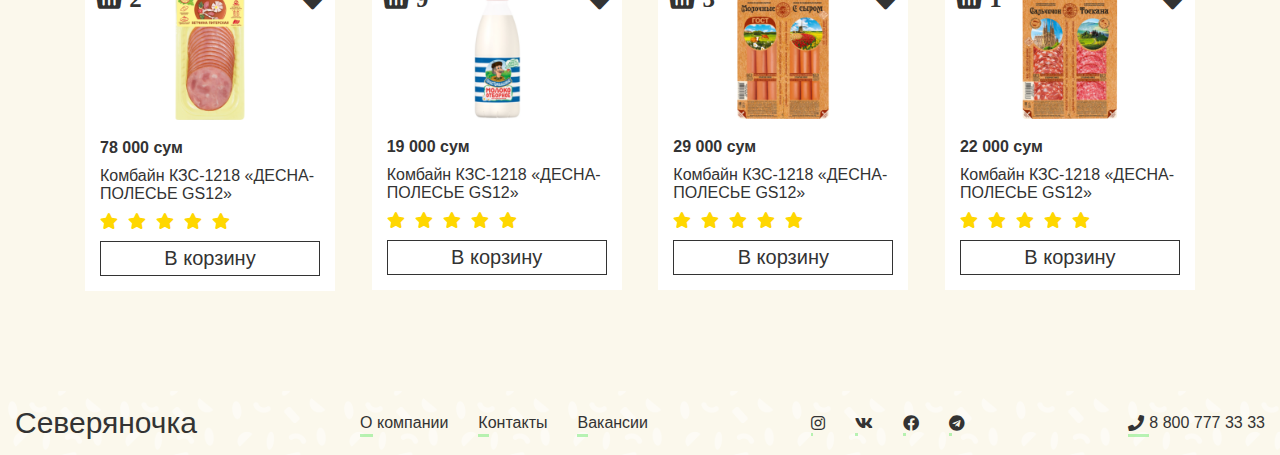
<file: Zacaz.html>
<!DOCTYPE html>
<html lang="en">
<head>
    <meta charset="UTF-8">
    <meta http-equiv="X-UA-Compatible" content="IE=edge">
    <meta name="viewport" content="width=device-width, initial-scale=1.0">
    <link rel="stylesheet" href="./fonts/all.min.css">
    <link rel="stylesheet" href="./Zacaz/Zacaz.css">
    <link rel="icon" href="./Zacaz/img/icon.ico">
    <link rel="stylesheet" href="./Zacaz/media.css">
    <title>Заказы</title>
</head>
<body>
    <header id = "header">
        <nav class = "nav">
            <div class = "nav_info container">
                
                <div class="logo">
                    <a href="./index.html">
                        Северяночка
                    </a>
                </div>

                <input type="checkbox" id = "Menu_btn">
                <label for="Menu_btn" class = "Menu_label">
                    <i class = "fas fa-server"></i>
                </label>

                <div class="nav_info_gui" id = "nav_info_gui">
                    <label for="Menu_btn" class = "Menu_label">
                        <i class = "fas fa-server"></i>
                    </label>
                    
                    <a href="./Catalog.html" class = "Catalog_label">
                        <i class = "fas fa-server"></i> Каталог
                    </a>

                    

                    <input type="search" placeholder = "Найти товар" id = "Seact_nav">

                    <menu class = "menu">
                        <li><a href="./Izbrаnoy.html" class = "menu_link"><i class="fas fa-heart"></i> Изброное </a></li>
                        <li><a href="./Zacaz.html" class = "menu_link"><i class = "fas fa-box"></i> Заказы </a></li>
                        <li><a href="./Karzina.html" class = "menu_link"><i class="fas fa-shopping-basket"></i> Карзина </a></li>
                    </menu>

                    <div class="User_Akk">
                        <input type="checkbox" id = "Login_btn">
                        <label class = "Login_label menu_link" for="Login_btn">
                            <i class = "fas fa-user"></i> User 
                        </label>

                        <form id = "form" action="post">
                            <div class="form_info">
                                <label class = "Login_label menu_link" for="Login_btn">
                                    <i class="fas fa-times-square"></i>
                                </label>
                                <h3>
                                    Вход
                                </h3>
                                <input type="tel" placeholder = "Телефон" id = "Login_in_input">
                                <input type="submit" value = "Вход" id = "Login_in_btn">
                                <div class="form_info_help">
                                    <a href="#!">
                                        Регистрация
                                    </a>
                                    <a href="#!">
                                        Забыли пароль?
                                    </a>
                                </div>
                            </div>
                        </form>

                        <input type="checkbox" id = "User_btn">
                        <label for="User_btn" class = "User_label">
                            <i class="fas fa-arrow-to-bottom"></i>
                        </label>

                        <div class="User_gui">
                            <label for="User_btn" class = "User_label">
                                <i class="fas fa-arrow-to-top"></i>
                            </label>
                            <a href="./MyAkk.html" class = "menu_link">
                                Мой Профиль
                            </a>
                            <a href="./СhangeAkk.html" class = "menu_link">
                                Смена аккаунта
                            </a>
                            <a href="./MethodPay.html" class = "menu_link">
                                Способ оплаты
                            </a>
                            <a href="./Setting.html" class = "menu_link">
                                Настройки
                            </a>
                            <a href="#!" class = "menu_link">
                                Выход 
                            </a>
                        </div>

                        

                    </div>
                </div>

            
            
            </div>
        </nav>
    </header>

    <main id = "main">
        <div class="container">
            <section id = "Title_main">
                <div class = "Title_main_place">
                    <a class = "menu_link" href="./index.html">Главное</a>
                    <i class = "fas fa-arrow-right"></i>
                    <a class = "menu_link active" href="./Zacaz.html">Заказы</a>
                </div>
                <h1>
                    Заказы 
                </h1>
            </section>
            <section id = "Zacaz_progress">
                <div class="Zacaz_progress_Title">
                    <div class="Zacaz_progress_Title_left">
                        <div>
                            <span>1.04.2023 11:00-14:00</span>
                            <span>Процессе</span>
                        </div>
                    </div>
                    <div class="Zacaz_progress_Title_rigth">
                        <div>
                            <span>30 000.99 сум</span>
                            <div>
                                <input type="date" id = "Data_progress_input">
                                <p>Куда доствить</p> 
                            </div>
                        </div>
                    </div>
                </div>
                <div class="Zacaz_progress_info">
                    <div class="Zacaz_progress_info_item">
                        <div class="Zacaz_progress_info_item_img">
                            <div class = "Zacaz_progress_info_item_img_col-vo">
                                <i class = "fas fa-shopping-basket"></i> <span>1</span>
                            </div>
                            <button class = "Zacaz_progress_info_item_Like_btn">
                                <i class="fas fa-heart"></i>
                            </button>
                            <img src="./Zacaz/img/main/Zacaz_progress/img.png" alt="">
                        </div>
                        <div class="Zacaz_progress_info_item_text">
                            <h4 class = "Zacaz_progress_info_item_text_cena">
                                75 000 сум
                            </h4>
                            <p>
                                Комбайн КЗС-1218 «ДЕСНА-ПОЛЕСЬЕ GS12»
                            </p>
                            <ul>
                                <li><i class = "fas fa-star"></i></li>
                                <li><i class = "fas fa-star"></i></li>
                                <li><i class = "fas fa-star"></i></li>
                                <li><i class = "fas fa-star"></i></li>
                                <li><i class = "fas fa-star"></i></li>
                            </ul>
                            <button class = "Zacaz_progress_info_item_text_pay_btn">
                                В корзину
                            </button>
                        </div>
                    </div>
                    <div class="Zacaz_progress_info_item">
                        <div class="Zacaz_progress_info_item_img">
                            <div class = "Zacaz_progress_info_item_img_col-vo">
                                <i class = "fas fa-shopping-basket"></i> <span>2</span>
                            </div>
                            <button class = "Zacaz_progress_info_item_Like_btn">
                                <i class="fas fa-heart"></i>
                            </button>
                            <img src="./Zacaz/img/main/Zacaz_progress/img2.png" alt="">
                        </div>
                        <div class="Zacaz_progress_info_item_text">
                            <h4 class = "Zacaz_progress_info_item_text_cena">
                                15 000 сум
                            </h4>
                            <p>
                                Комбайн КЗС-1218 «ДЕСНА-ПОЛЕСЬЕ GS12»
                            </p>
                            <ul>
                                <li><i class = "fas fa-star"></i></li>
                                <li><i class = "fas fa-star"></i></li>
                                <li><i class = "fas fa-star"></i></li>
                                <li><i class = "fas fa-star"></i></li>
                                <li><i class = "fas fa-star"></i></li>
                            </ul>
                            <button class = "Zacaz_progress_info_item_text_pay_btn">
                                В корзину
                            </button>
                        </div>
                    </div>
                    <div class="Zacaz_progress_info_item">
                        <div class="Zacaz_progress_info_item_img">
                            <div class = "Zacaz_progress_info_item_img_col-vo">
                                <i class = "fas fa-shopping-basket"></i> <span>4</span>
                            </div>
                            <button class = "Zacaz_progress_info_item_Like_btn">
                                <i class="fas fa-heart"></i>
                            </button>
                            <img src="./Zacaz/img/main/Zacaz_progress/img3.png" alt="">
                        </div>
                        <div class="Zacaz_progress_info_item_text">
                            <h4 class = "Zacaz_progress_info_item_text_cena">
                                59 000 сум
                            </h4>
                            <p>
                                Комбайн КЗС-1218 «ДЕСНА-ПОЛЕСЬЕ GS12»
                            </p>
                            <ul>
                                <li><i class = "fas fa-star"></i></li>
                                <li><i class = "fas fa-star"></i></li>
                                <li><i class = "fas fa-star"></i></li>
                                <li><i class = "fas fa-star"></i></li>
                                <li><i class = "fas fa-star"></i></li>
                            </ul>
                            <button class = "Zacaz_progress_info_item_text_pay_btn">
                                В корзину
                            </button>
                        </div>
                    </div>
                    <div class="Zacaz_progress_info_item">
                        <div class="Zacaz_progress_info_item_img">
                            <div class = "Zacaz_progress_info_item_img_col-vo">
                                <i class = "fas fa-shopping-basket"></i> <span>8</span>
                            </div>
                            <button class = "Zacaz_progress_info_item_Like_btn">
                                <i class="fas fa-heart"></i>
                            </button>
                            <img src="./Zacaz/img/main/Zacaz_progress/img4.png" alt="">
                        </div>
                        <div class="Zacaz_progress_info_item_text">
                            <h4 class = "Zacaz_progress_info_item_text_cena">
                                49 000 сум
                            </h4>
                            <p>
                                Комбайн КЗС-1218 «ДЕСНА-ПОЛЕСЬЕ GS12»
                            </p>
                            <ul>
                                <li><i class = "fas fa-star"></i></li>
                                <li><i class = "fas fa-star"></i></li>
                                <li><i class = "fas fa-star"></i></li>
                                <li><i class = "fas fa-star"></i></li>
                                <li><i class = "fas fa-star"></i></li>
                            </ul>
                            <button class = "Zacaz_progress_info_item_text_pay_btn">
                                В корзину
                            </button>
                        </div>
                    </div>
                </div>
                <a href="#!" class = "More_Zakaz_btn">
                    <i class = "fas fa-eye"></i> Посмотреть заказы
                </a>
            </section>

            <section id = "Zacaz_don-t_progress">
                <div class="Zacaz_don-t_progress_Title">
                    <div class="Zacaz_don-t_progress_Title_left">
                        <div>
                            <span>15.09.2023 14:00-18:00</span>
                            <span>Не доставили</span>
                        </div>
                    </div>
                    <div class="Zacaz_don-t_progress_Title_rigth">
                        <div>
                            <span>100 000.99 сум</span>
                            <div>
                                <input type="button" id = "Data_don-t_progress_input" value = "Заказать">
                            </div>
                        </div>
                    </div>
                </div>
                <div class="Zacaz_don-t_progress_info">
                    <div class="Zacaz_don-t_progress_info_item">
                        <div class="Zacaz_don-t_progress_info_item_img">
                            <div class = "Zacaz_don-t_progress_info_item_img_col-vo">
                                <i class = "fas fa-shopping-basket"></i> <span>2</span>
                            </div>
                            <button class = "Zacaz_don-t_progress_info_item_Like_btn">
                                <i class="fas fa-heart"></i>
                            </button>
                            <img src="./Zacaz/img/main/Zacaz_don-t_progress/img.png" alt="">
                        </div>
                        <div class="Zacaz_don-t_progress_info_item_text">
                            <h4 class = "Zacaz_don-t_progress_info_item_text_cena">
                                78 000 сум
                            </h4>
                            <p>
                                Комбайн КЗС-1218 «ДЕСНА-ПОЛЕСЬЕ GS12»
                            </p>
                            <ul>
                                <li><i class = "fas fa-star"></i></li>
                                <li><i class = "fas fa-star"></i></li>
                                <li><i class = "fas fa-star"></i></li>
                                <li><i class = "fas fa-star"></i></li>
                                <li><i class = "fas fa-star"></i></li>
                            </ul>
                            <button class = "Zacaz_don-t_progress_info_item_text_pay_btn">
                                В корзину
                            </button>
                        </div>
                    </div>
                    <div class="Zacaz_don-t_progress_info_item">
                        <div class="Zacaz_don-t_progress_info_item_img">
                            <div class = "Zacaz_don-t_progress_info_item_img_col-vo">
                                <i class = "fas fa-shopping-basket"></i> <span>1</span>
                            </div>
                            <button class = "Zacaz_don-t_progress_info_item_Like_btn">
                                <i class="fas fa-heart"></i>
                            </button>
                            <img src="./Zacaz/img/main/Zacaz_don-t_progress/img2.png" alt="">
                        </div>
                        <div class="Zacaz_don-t_progress_info_item_text">
                            <h4 class = "Zacaz_don-t_progress_info_item_text_cena">
                                80 000 сум
                            </h4>
                            <p>
                                Комбайн КЗС-1218 «ДЕСНА-ПОЛЕСЬЕ GS12»
                            </p>
                            <ul>
                                <li><i class = "fas fa-star"></i></li>
                                <li><i class = "fas fa-star"></i></li>
                                <li><i class = "fas fa-star"></i></li>
                                <li><i class = "fas fa-star"></i></li>
                                <li><i class = "fas fa-star"></i></li>
                            </ul>
                            <button class = "Zacaz_don-t_progress_info_item_text_pay_btn">
                                В корзину
                            </button>
                        </div>
                    </div>
                    <div class="Zacaz_don-t_progress_info_item">
                        <div class="Zacaz_don-t_progress_info_item_img">
                            <div class = "Zacaz_don-t_progress_info_item_img_col-vo">
                                <i class = "fas fa-shopping-basket"></i> <span>5</span>
                            </div>
                            <button class = "Zacaz_don-t_progress_info_item_Like_btn">
                                <i class="fas fa-heart"></i>
                            </button>
                            <img src="./Zacaz/img/main/Zacaz_don-t_progress/img3.png" alt="">
                        </div>
                        <div class="Zacaz_don-t_progress_info_item_text">
                            <h4 class = "Zacaz_don-t_progress_info_item_text_cena">
                                15 000 сум
                            </h4>
                            <p>
                                Комбайн КЗС-1218 «ДЕСНА-ПОЛЕСЬЕ GS12»
                            </p>
                            <ul>
                                <li><i class = "fas fa-star"></i></li>
                                <li><i class = "fas fa-star"></i></li>
                                <li><i class = "fas fa-star"></i></li>
                                <li><i class = "fas fa-star"></i></li>
                                <li><i class = "fas fa-star"></i></li>
                            </ul>
                            <button class = "Zacaz_don-t_progress_info_item_text_pay_btn">
                                В корзину
                            </button>
                        </div>
                    </div>
                    <div class="Zacaz_don-t_progress_info_item">
                        <div class="Zacaz_don-t_progress_info_item_img">
                            <div class = "Zacaz_don-t_progress_info_item_img_col-vo">
                                <i class = "fas fa-shopping-basket"></i> <span>2</span>
                            </div>
                            <button class = "Zacaz_don-t_progress_info_item_Like_btn">
                                <i class="fas fa-heart"></i>
                            </button>
                            <img src="./Zacaz/img/main/Zacaz_don-t_progress/img4.png" alt="">
                        </div>
                        <div class="Zacaz_don-t_progress_info_item_text">
                            <h4 class = "Zacaz_don-t_progress_info_item_text_cena">
                                31 000 сум
                            </h4>
                            <p>
                                Комбайн КЗС-1218 «ДЕСНА-ПОЛЕСЬЕ GS12»
                            </p>
                            <ul>
                                <li><i class = "fas fa-star"></i></li>
                                <li><i class = "fas fa-star"></i></li>
                                <li><i class = "fas fa-star"></i></li>
                                <li><i class = "fas fa-star"></i></li>
                                <li><i class = "fas fa-star"></i></li>
                            </ul>
                            <button class = "Zacaz_don-t_progress_info_item_text_pay_btn">
                                В корзину
                            </button>
                        </div>
                    </div>
                </div>
            </section>

            <section id = "Zacaz_get">
                <div class="Zacaz_get_Title">
                    <div class="Zacaz_get_Title_left">
                        <div>
                            <span>15.09.2023 14:00-18:00</span>
                            <span>Получино</span>
                        </div>
                    </div>
                    <div class="Zacaz_get_Title_rigth">
                        <div>
                            <span>150 000.39 сум</span>
                            <div>
                                <input type="button" id = "Data_Zacaz_get_input" value = "Заказать">
                            </div>
                        </div>
                    </div>
                </div>
                <div class="Zacaz_get_info">
                    <div class="Zacaz_get_info_item">
                        <div class="Zacaz_get_info_item_img">
                            <div class = "Zacaz_get_info_item_img_col-vo">
                                <i class = "fas fa-shopping-basket"></i> <span>2</span>
                            </div>
                            <button class = "Zacaz_get_info_item_Like_btn">
                                <i class="fas fa-heart"></i>
                            </button>
                            <img src="./Zacaz/img/main/Zacaz_get/img.png" alt="">
                        </div>
                        <div class="Zacaz_get_info_item_text">
                            <h4 class = "Zacaz_get_info_item_text_cena">
                                78 000 сум
                            </h4>
                            <p>
                                Комбайн КЗС-1218 «ДЕСНА-ПОЛЕСЬЕ GS12»
                            </p>
                            <ul>
                                <li><i class = "fas fa-star"></i></li>
                                <li><i class = "fas fa-star"></i></li>
                                <li><i class = "fas fa-star"></i></li>
                                <li><i class = "fas fa-star"></i></li>
                                <li><i class = "fas fa-star"></i></li>
                            </ul>
                            <button class = "Zacaz_get_info_item_text_pay_btn">
                                В корзину
                            </button>
                        </div>
                    </div>
                    <div class="Zacaz_get_info_item">
                        <div class="Zacaz_get_info_item_img">
                            <div class = "Zacaz_get_info_item_img_col-vo">
                                <i class = "fas fa-shopping-basket"></i> <span>9</span>
                            </div>
                            <button class = "Zacaz_get_info_item_Like_btn">
                                <i class="fas fa-heart"></i>
                            </button>
                            <img src="./Zacaz/img/main/Zacaz_get/img4.png" alt="">
                        </div>
                        <div class="Zacaz_get_info_item_text">
                            <h4 class = "Zacaz_get_info_item_text_cena">
                                19 000 сум
                            </h4>
                            <p>
                                Комбайн КЗС-1218 «ДЕСНА-ПОЛЕСЬЕ GS12»
                            </p>
                            <ul>
                                <li><i class = "fas fa-star"></i></li>
                                <li><i class = "fas fa-star"></i></li>
                                <li><i class = "fas fa-star"></i></li>
                                <li><i class = "fas fa-star"></i></li>
                                <li><i class = "fas fa-star"></i></li>
                            </ul>
                            <button class = "Zacaz_get_info_item_text_pay_btn">
                                В корзину
                            </button>
                        </div>
                    </div>
                    <div class="Zacaz_get_info_item">
                        <div class="Zacaz_get_info_item_img">
                            <div class = "Zacaz_get_info_item_img_col-vo">
                                <i class = "fas fa-shopping-basket"></i> <span>3</span>
                            </div>
                            <button class = "Zacaz_get_info_item_Like_btn">
                                <i class="fas fa-heart"></i>
                            </button>
                            <img src="./Zacaz/img/main/Zacaz_get/img3.png" alt="">
                        </div>
                        <div class="Zacaz_get_info_item_text">
                            <h4 class = "Zacaz_get_info_item_text_cena">
                                29 000 сум
                            </h4>
                            <p>
                                Комбайн КЗС-1218 «ДЕСНА-ПОЛЕСЬЕ GS12»
                            </p>
                            <ul>
                                <li><i class = "fas fa-star"></i></li>
                                <li><i class = "fas fa-star"></i></li>
                                <li><i class = "fas fa-star"></i></li>
                                <li><i class = "fas fa-star"></i></li>
                                <li><i class = "fas fa-star"></i></li>
                            </ul>
                            <button class = "Zacaz_get_info_item_text_pay_btn">
                                В корзину
                            </button>
                        </div>
                    </div>
                    <div class="Zacaz_get_info_item">
                        <div class="Zacaz_get_info_item_img">
                            <div class = "Zacaz_get_info_item_img_col-vo">
                                <i class = "fas fa-shopping-basket"></i> <span>1</span>
                            </div>
                            <button class = "Zacaz_get_info_item_Like_btn">
                                <i class="fas fa-heart"></i>
                            </button>
                            <img src="./Zacaz/img/main/Zacaz_get/img2.png" alt="">
                        </div>
                        <div class="Zacaz_get_info_item_text">
                            <h4 class = "Zacaz_get_info_item_text_cena">
                                22 000 сум
                            </h4>
                            <p>
                                Комбайн КЗС-1218 «ДЕСНА-ПОЛЕСЬЕ GS12»
                            </p>
                            <ul>
                                <li><i class = "fas fa-star"></i></li>
                                <li><i class = "fas fa-star"></i></li>
                                <li><i class = "fas fa-star"></i></li>
                                <li><i class = "fas fa-star"></i></li>
                                <li><i class = "fas fa-star"></i></li>
                            </ul>
                            <button class = "Zacaz_get_info_item_text_pay_btn">
                                В корзину
                            </button>
                        </div>
                    </div>
                </div>
            </section>
        </div>
    </main>

    <footer id = "footer">
        <div class="footer_info">
            <div class="logo">
                <a href="#!">
                    Северяночка
                </a>
            </div>
            <ul>
                <li><a href="./About.html" class = "menu_link">О компании</a></li>
                <li><a href="./Contact.html" class = "menu_link">Контакты</a></li>
                <li><a href="./Vakanss.html" class = "menu_link">Вакансии</a></li>
            </ul>
            <ul>
                <li><a target = "_blank" href="https://www.instagram.com/" class = "menu_link"><i class = "fab fa-instagram"></i></a></li>
                <li><a target = "_blank" href="https://www.vk.com" class = "menu_link"><i class = "fab fa-vk"></i></a></li>
                <li><a target = "_blank" href="https://www.facebook.com" class = "menu_link"><i class = "fab fa-facebook"></i></a></li>
                <li><a target = "_blank" href="https://www.telegram.org" class = "menu_link"><i class = "fab fa-telegram"></i></a></li>
            </ul>
            <a href="#!" class = "menu_link">
                <i class = "fas fa-phone"></i> 8 800 777 33 33
            </a>
        </div>
    </footer>
</body>
</html>
</file>
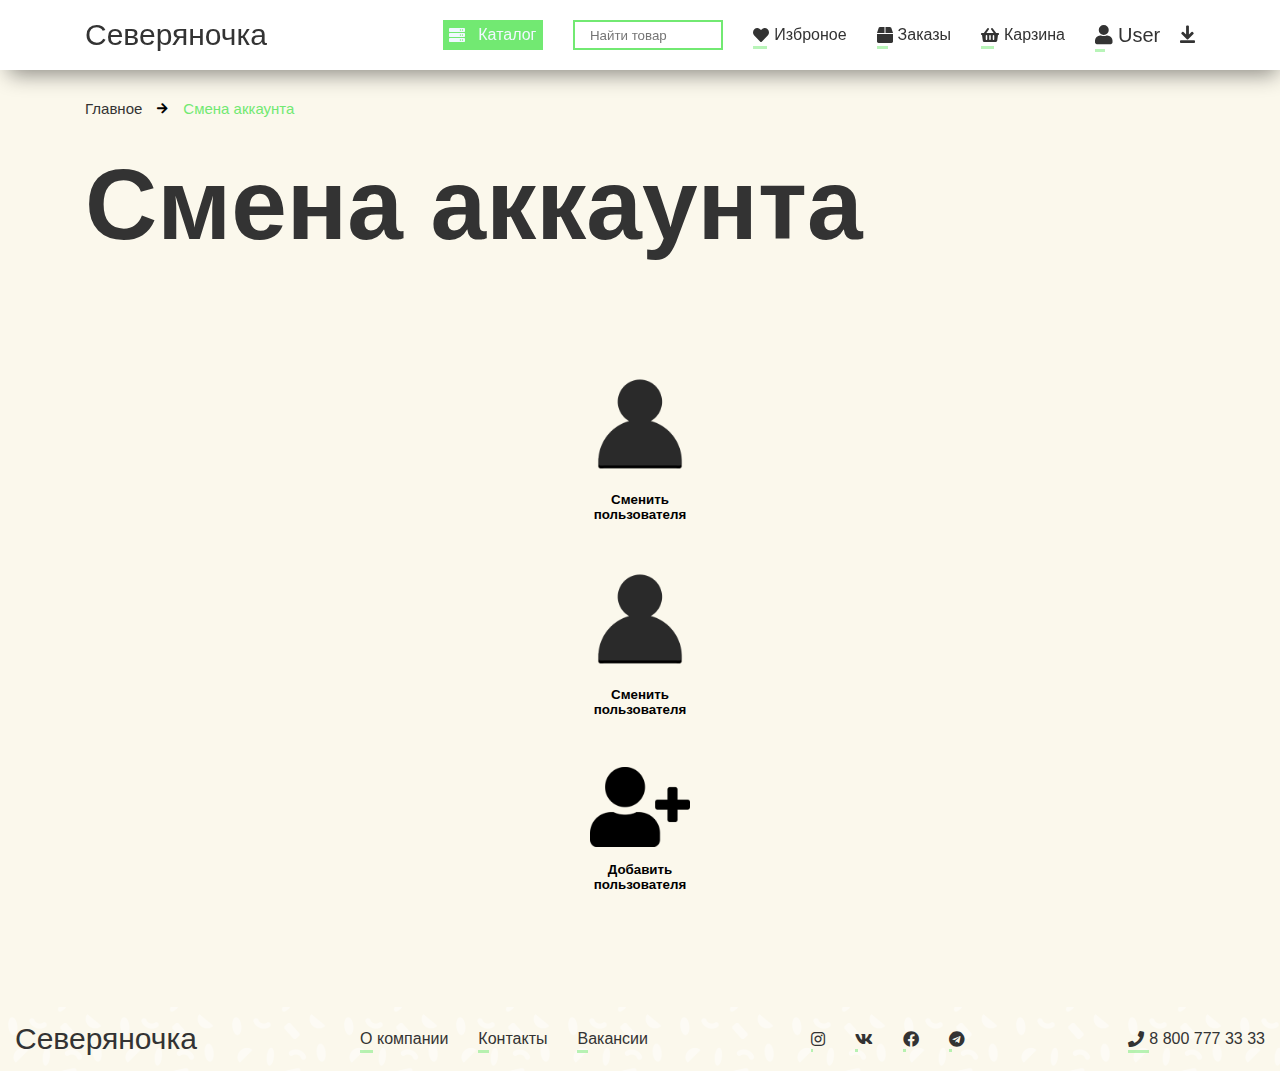
<file: СhangeAkk.html>
<!DOCTYPE html>
<html lang="en">
<head>
    <meta charset="UTF-8">
    <meta http-equiv="X-UA-Compatible" content="IE=edge">
    <meta name="viewport" content="width=device-width, initial-scale=1.0">
    <link rel="stylesheet" href="./fonts/all.min.css">
    <link rel="stylesheet" href="./СhangeAkk/СhangeAkk.css">
    <link rel="icon" href="./СhangeAkk/img/icon.ico">
    <link rel="stylesheet" href="./СhangeAkk/media.css">
    <title>Смена аккаунта</title>
</head>
<body>
    <header id = "header">
        <nav class = "nav">
            <div class = "nav_info container">
                
                <div class="logo">
                    <a href="./index.html">
                        Северяночка
                    </a>
                </div>

                <input type="checkbox" id = "Menu_btn">
                <label for="Menu_btn" class = "Menu_label">
                    <i class = "fas fa-server"></i>
                </label>

                <div class="nav_info_gui" id = "nav_info_gui">
                    <label for="Menu_btn" class = "Menu_label">
                        <i class = "fas fa-server"></i>
                    </label>
                    
                    <a href="./Catalog.html" class = "Catalog_label">
                        <i class = "fas fa-server"></i> Каталог
                    </a>

                    

                    <input type="search" placeholder = "Найти товар" id = "Seact_nav">

                    <menu class = "menu">
                        <li><a href="./Izbrаnoy.html" class = "menu_link"><i class="fas fa-heart"></i> Изброное </a></li>
                        <li><a href="./Zacaz.html" class = "menu_link"><i class = "fas fa-box"></i> Заказы </a></li>
                        <li><a href="./Karzina.html" class = "menu_link"><i class="fas fa-shopping-basket"></i> Карзина </a></li>
                    </menu>

                    <div class="User_Akk">
                        <input type="checkbox" id = "Login_btn">
                        <label class = "Login_label menu_link" for="Login_btn">
                            <i class = "fas fa-user"></i> User 
                        </label>

                        <form id = "form" action="post">
                            <div class="form_info">
                                <label class = "Login_label menu_link" for="Login_btn">
                                    <i class="fas fa-times-square"></i>
                                </label>
                                <h3>
                                    Вход
                                </h3>
                                <input type="tel" placeholder = "Телефон" id = "Login_in_input">
                                <input type="submit" value = "Вход" id = "Login_in_btn">
                                <div class="form_info_help">
                                    <a href="#!">
                                        Регистрация
                                    </a>
                                    <a href="#!">
                                        Забыли пароль?
                                    </a>
                                </div>
                            </div>
                        </form>

                        <input type="checkbox" id = "User_btn">
                        <label for="User_btn" class = "User_label">
                            <i class="fas fa-arrow-to-bottom"></i>
                        </label>

                        <div class="User_gui">
                            <label for="User_btn" class = "User_label">
                                <i class="fas fa-arrow-to-top"></i>
                            </label>
                            <a href="./MyAkk.html" class = "menu_link">
                                Мой Профиль
                            </a>
                            <a href="./СhangeAkk.html" class = "menu_link">
                                Смена аккаунта
                            </a>
                            <a href="./MethodPay.html" class = "menu_link">
                                Способ оплаты
                            </a>
                            <a href="./Setting.html" class = "menu_link">
                                Настройки
                            </a>
                            <a href="#!" class = "menu_link">
                                Выход 
                            </a>
                        </div>

                        

                    </div>
                </div>

            
            
            </div>
        </nav>
    </header>

    <main id = "main">
        <div class="container">
            <section id = "Title_main">
                <div class = "Title_main_place">
                    <a class = "menu_link" href="./index.html">Главное</a>
                    <i class = "fas fa-arrow-right"></i>
                    <a class = "menu_link active" href="./СhangeAkk.html">Смена аккаунта</a>
                </div>
                <h1>
                    Смена аккаунта
                </h1>
            </section>
            <section id = "ChangeAkk">
                <form class = "form_list_user" method = "post">
                    <ul>
                        <li><button type="submit">
                            <img src="./СhangeAkk/img/main/ChangeUser.png" alt="">
                            Сменить пользователя
                        </button></li>
                        <li><button type="submit">
                            <img src="./СhangeAkk/img/main/ChangeUser.png" alt="">
                            Сменить пользователя
                        </button></li>
                        <li><button type="submit">
                            <img src="./СhangeAkk/img/main/addUser.png" alt="">
                            Добавить пользователя
                        </button></li>
                    </ul>
                </form>
            </section>
        </div>
    </main>
    <footer id = "footer">
        <div class="footer_info">
            <div class="logo">
                <a href="#!">
                    Северяночка
                </a>
            </div>
            <ul>
                <li><a href="./About.html" class = "menu_link">О компании</a></li>
                <li><a href="./Contact.html" class = "menu_link">Контакты</a></li>
                <li><a href="./Vakanss.html" class = "menu_link">Вакансии</a></li>
            </ul>
            <ul>
                <li><a target = "_blank" href="https://www.instagram.com/" class = "menu_link"><i class = "fab fa-instagram"></i></a></li>
                <li><a target = "_blank" href="https://www.vk.com" class = "menu_link"><i class = "fab fa-vk"></i></a></li>
                <li><a target = "_blank" href="https://www.facebook.com" class = "menu_link"><i class = "fab fa-facebook"></i></a></li>
                <li><a target = "_blank" href="https://www.telegram.org" class = "menu_link"><i class = "fab fa-telegram"></i></a></li>
            </ul>
            <a href="#!" class = "menu_link">
                <i class = "fas fa-phone"></i> 8 800 777 33 33
            </a>
        </div>
    </footer>
</body>
</html>
</file>
<file: index/index.css>
* {
    margin: 0;
    padding: 0;
    box-sizing: border-box;
    text-decoration: none;
    list-style: none;
}

:root {
    --BgHtml: #FBF8EC;
    --FontFamely: 'Franklin Gothic Medium', 'Arial Narrow', Arial, sans-serif;
    --TextColor: #333;
    --TextActive: aliceblue;
    --ActiveColor: rgb(114, 233, 114);

    --NavColor: white;
    --ButtonColor: rgb(114, 233, 114);
    --BgMain: #FBF8EC;
    --BgItems: white;
    --OptyonColor: rgba(252, 213, 186, 0.80);
}

/* :root {
    --ActiveColor: orangered;
} */

.container {
    max-width: 1140px;
    width: 100%;
    margin: 0 auto;
    padding: 0 15px;

}

body {
    background-color: var(--BgHtml);
    cursor: default;
    display: flex;
    flex-direction: column;
    gap: 100px;
}

header {
    width: 100%;
    height: auto;
}

.nav {
    width: 100%;
    height: auto;
    background-color: var(--NavColor);

    box-shadow: 3px 10px 21px -6px rgba(0,0,0,0.46);
    -webkit-box-shadow: 3px 10px 21px -6px rgba(0,0,0,0.46);
    -moz-box-shadow: 3px 10px 21px -6px rgba(0,0,0,0.46);

    position: fixed;
    z-index: 9999;
}

.nav_info {
    display: flex;
    flex-direction: row;
    justify-content: space-between;
    align-items: center;
    gap: 30px;
    min-height: 70px;
    height: auto;
}

.logo {
    transition: 0.5s transform ease;
}

.logo:hover {
    transform: scale(1.1);
}

.logo a {
    font-family: var(--FontFamely);
    font-size: 30px;
    color: var(--TextColor);
}

.nav_info_gui {
    display: flex;
    justify-content: space-between;
    align-items: center;
    gap: 30px;
}

#Catalog_btn,
#User_btn,
#Menu_btn,
.Menu_label,
#Login_btn {
    display: none;
}

.Catalog_label {
    background-color: var(--ButtonColor);
    max-width: 100px;
    width: 100%;
    height: 30px;
    display: flex;
    justify-content: space-around;
    align-items: center;
    font-family: var(--FontFamely);
    color: var(--TextActive);
    transition: 0.5s color ease-in;
}

.Catalog_label:hover {
    cursor: pointer;
    color: var(--TextColor);
}

#Seact_nav {
    max-width: 200px;
    width: 100%;
    height: 30px;
    padding-left: 15px;
    border: solid 2px var(--ButtonColor);
    color: var(--TextColor);
    font-family: var(--FontFamely);
    outline:none;
}

.menu {
    display: flex;
    align-items: center;
    gap: 30px;
}

.menu_link {
    transition: 0.5s color ease-in;
    font-family: var(--FontFamely);
    color: var(--TextColor);
    display: flex;
    justify-content: center;
    align-items: center;
    gap: 5px;
    position: relative;
}

.menu_link:hover {
    color: var(--ActiveColor);
    cursor: pointer;
}

.nav_info .menu_link:not(.User_gui a)::after,
footer .menu_link:not(.User_gui a)::after {
    content: '';
    width: 15%;
    height: 3px;
    position: absolute; 
    left: 0;
    bottom: -5px;
    background-color: var(--ActiveColor);
    opacity: 0.5;
    transition: 0.5s opacity ease, 0.5s width ease;
}

.nav_info .menu_link:hover:not(.User_gui a)::after,
footer .menu_link:hover:not(.User_gui a)::after {
    opacity: 1;
    width: 100%;
}

.User_Akk {
    max-width: 100px;
    width: 100%;
    height: 30px;
    display: flex;
    justify-content: space-between;
    align-items: center;
    font-size: 20px;
}



#form {
    width: 100%;
    height: 100%;
    display: flex;
    justify-content: center;
    align-items: center;
    background-color: var(--OptyonColor);
    position: fixed;
    top: 0;
    left: 0;
    bottom: 0;
    right: 0;
    transform: translateY(-200%);
    transition: 0.5s all ease;
    z-index: 6;
}

#Login_btn:checked~#form {
    transform: translateY(0);
}

.form_info {
    background-color: var(--BgMain);
    max-width: 300px;
    width: 100%;
    height: auto;
    display: flex;
    flex-direction: column;
    align-items: center;
    justify-content: flex-start;
    padding: 15px;
    border-radius: 10px;
    position: relative;
    gap: 15px;
}

.form_info .Login_label {
    position: absolute;
    right: 15px;
    top: 15px;
}


.form_info h3 {
    font-family: var(--FontFamely);
    color: var(--TextColor);
    font-weight: 600;
    font-size: 30px;
}

#Login_in_input,
#Login_in_btn {
    max-width: 200px;
    width: 100%;
    height: 30px;
    border-radius: 5px;
    border: 0;
    color: var(--TextColor);
    font-family: var(--FontFamely);
}

#Login_in_input {
    outline: none;
    border: solid 1px var(--ButtonColor);
    padding-left: 15px;
}

#Login_in_btn {
    background-color: var(--ButtonColor);
    cursor: pointer;
}

.form_info_help {
    width: 100%;
    height: auto;
    display: flex;
    justify-content: space-between;
    align-items: center;
}

.form_info_help a {
    color: var(--ButtonColor);
    border: solid 1px var(--ButtonColor);
    width: auto;
    height: auto;
    font-size: 15px;
    padding: 5px;
}






.User_gui {
    position: fixed;
    max-width: 300px;
    width: 100%;
    height: 100%;
    right: 0;
    top: 0;
    bottom: 0;
    background-color: var(--OptyonColor);
    transform: translateY(-200%);
    z-index: 6;
    transition: 0.5s all ease;
    display: flex;
    flex-direction: column;
    align-items: center;
    justify-content: center;
    gap: 30px;
    border-radius: 10px 0 0 10px;
    border-left: var(--ButtonColor) solid 2px;
}

.User_gui>.menu_link {
    background-color: orangered;
    max-width: 200px;
    width: 100%;
    height: 30px;
    transition: 0.5s all ease;
    border-radius: 10px;
    border: solid 2px orangered;
}

.User_gui>.menu_link:hover {
    transform: scale(1.02) translateX(-5px);
    border-color: var(--ButtonColor);
    border-radius: 0 30px 0 30px;
}

#User_btn:checked~.User_gui {
    transform: translateY(0);
}








.User_label {
    color: var(--TextColor);
    transition: 0.5s all ease;
    
}

#User_btn:checked~.User_label {
    transform: rotate(180deg);
}

.User_label:hover {
    cursor: pointer;
    color: var(--ActiveColor);
}





.Title_Header {
    background-image: url(./img/header/BG.png);
    background-position: center;
    background-repeat: no-repeat;
    background-size: cover;
    width: 100%;
    min-height: 250px;
    display: flex;
    justify-content: center;
    align-items: flex-end;
}

.Title_Header_info {
    display: flex;
    justify-content: space-between;
    align-items: center;
    gap: 30px;
    
}

.Title_Header_info_img {
    max-width: 350px;
    width: 100%;
    height: auto;
}

.Title_Header_info h1 {
    font-family: var(--FontFamely);
    font-weight: 600;
    font-size: 40px;
    color: var(--TextColor);
}




main {
    width: 100%;
    height: auto;
    display: flex;
    flex-direction: column;
    gap: 100px;
    background: var(--BgMain);
    
}

main .container {
    display: flex;
    flex-direction: column;
    gap: 100px;
}

.Title_main_place {
    display: flex;
    justify-content: flex-start;
    align-items: center;
    gap: 15px;
}

.Title_main_place .menu_link {
    font-family: var(--FontFamely);
    color: var(--TextColor);
    font-weight: 300;
    font-size: 15px
}

.Title_main_place .menu_link.active {
    color: var(--ActiveColor);
}



.Akcii,
.News,
.Pay_earlier {
    display: flex;
    flex-direction: column;
    gap: 30px;
    width: 100%;
    
}

.Akcii_Title,
.News_Title,
.Pay_earlier_Title {
    font-family: var(--FontFamely);
    color: var(--TextColor);
    display: flex;
    flex-direction: row;
    align-items: center;
    justify-content: space-between;
    gap: 30px;
}

.Akcii_Title h2,
.News_Title h2,
.Pay_earlier_Title h2 {
    font-size: 40px;
    font-weight: 600;
}

.Akcii_Title a,
.News_Title a,
.Pay_earlier_Title a {
    color: var(--TextColor);
    font-size: 20px;
    transition: 0.5s all ease;
    display: flex;
    justify-content: center;
    align-items: center;
    gap: 10px;
}

.Akcii_Title a:hover,
.News_Title a:hover,
.Pay_earlier_Title a:hover {
    color: var(--ActiveColor);
    transform: translateX(5px);
}

.Akcii_info,
.News_info,
.Pay_earlier_info {
    width: 100%;
    display: flex;
    flex-direction: row;
    justify-content: space-between;
    align-items: center;
    gap: 30px;
}

.Akcii_info_item,
.News_info_item,
.Pay_earlier_info_item {
    max-width: 250px;
    width: 100%;
    height: auto;
    background-color: var(--BgItems);
    position: relative;
    display: flex;
    flex-direction: column;
    align-items: center;
    padding: 15px;
    gap: 15px;
} 

.Akcii_info_item_img,
.News_info_item_img,
.Pay_earlier_info_item_img {
    width: 100%;
}

.Akcii_info_item_Like_btn,
.News_info_item_Like_btn,
.Pay_earlier_info_item_Like_btn {
    position: absolute;
    right: 10px;
    top: 10px;
    border: 0;
    background: none;
    transition: 0.5s all ease;
    color: var(--TextColor);
    font-size: 25px;
}

.Akcii_info_item_Like_btn:hover,
.News_info_item_Like_btn:hover,
.Pay_earlier_info_item_Like_btn:hover {
    color: var(--ActiveColor);
    cursor: pointer;
    transform: scale(1.1);
}

.Akcii_info_item_img img,
.News_info_item_img img,
.Pay_earlier_info_item_img img {
    width: 100%;
    height: auto;
}

.Akcii_info_item_procent {
    background-color: orangered;
    border-radius: 10px;
    width: 70px;
    height: 30px;
    display: flex;
    justify-content: center;
    align-items: center;
    font-family: var(--FontFamely);
    color: gold;
}

.Akcii_info_item_text,
.News_info_item_text,
.Pay_earlier_info_item_text {
    width: 100%;
    display: flex;
    flex-direction: column;
    gap: 10px;
    font-family: var(--FontFamely);
    color: var(--TextColor);
}

.Akcii_info_item_text_cena,
.News_info_item_text_cena,
.Pay_earlier_info_item_text_cena {
    font-weight: 700;
}

.Akcii_info_item_text ul,
.News_info_item_text ul,
.Pay_earlier_info_item_text ul {
    display: flex;
    align-items: center;
    gap: 10px;
    color: gold;
}

.Akcii_info_item_text_pay_btn,
.News_info_item_text_pay_btn,
.Pay_earlier_info_item_text_pay_btn {
    background: none;
    border: solid 1px var(--TextColor);
    padding: 5px;
    transition: 0.5s border-color ease-in, 0.5s color ease-in;
    font-family: var(--FontFamely);
    font-size: 20px;
}

.Akcii_info_item_text_pay_btn:hover,
.News_info_item_text_pay_btn:hover,
.Pay_earlier_info_item_text_pay_btn:hover {
    border-color: var(--ActiveColor);
    cursor: pointer;
    color: var(--ActiveColor);
}



#Imporov_offer {
    display: flex;
    flex-direction: column;
    align-items: center;
    gap: 30px;
}

.Imporov_offer_Title {
    width: 100%;
    display: flex;
    justify-content: flex-start;
    font-family: var(--FontFamely);
    color: var(--TextColor);
    font-weight: 600;
    font-size: 30px;
}

.Imporov_offer_info {
    width: 100%;
    display: flex;
    flex-direction: row;
    align-items: center;
    justify-content: space-between;
    gap: 30px;
}

.Imporov_offer_left {
    background-color: rgba(252, 213, 186, 1);
}

.Imporov_offer_rigth {
    background-color: rgba(112, 192, 91, 1);
}

.Imporov_offer_left,
.Imporov_offer_rigth {
    max-width: 550px;
    width: 100%;
    height: 200px;
    display: flex;
    flex-direction: row;
    justify-content: space-between;
    align-items: center;
    gap: 30px;
    padding: 15px;
}

.Imporov_offer_left_left, 
.Imporov_offer_rigth_left {
    display: flex;
    flex-direction: column;
    justify-content: center;
    gap: 15px;
    font-family: var(--FontFamely);
    color: var(--TextColor);
}

.Imporov_offer_left_left h3, 
.Imporov_offer_rigth_left h3 {
    font-weight: 600;
    font-size: 25px;
}

.Imporov_offer_left_left p, 
.Imporov_offer_rigth_left p {
    font-weight: 300;
    font-size: 15px;
}

.Imporov_offer_left_right img,
.Imporov_offer_rigth_right img {
    max-width: 200px;
    width: 100%;
}

#Our_shop {
    display: flex;
    flex-direction: column;
    align-items: center;
    gap: 30px;
}

.Our_shop_Title {
    width: 100%;
    font-size: 30px;
    font-weight: 600;
    color: var(--TextColor);
    display: flex;
    justify-content: flex-start;
    font-family: var(--FontFamely);
}

.Our_shop_nav {
    width: 100%;
    display: flex;
    justify-content: flex-start;
}

.Our_shop_nav_menu {
    display: flex;
    align-items: center;
    gap: 30px;
}

.Our_shop_nav_menu_link {
    border: 0;
    background: none;
    background-color: aliceblue;
    width: 100px;
    height: 30px;
    display: flex;
    justify-content: center;
    align-items: center;
    font-family: var(--FontFamely);
    color: var(--TextColor);
    font-weight: 300;
    font-size: 15px;
    border-radius: 10px;
    transition: 0.3s border-color ease-in;
    border: solid 3px aliceblue;
}

.Our_shop_nav_menu_link.active {
    background-color: var(--ButtonColor);
}

.Our_shop_nav_menu_link:hover {
    cursor: pointer;
    border-color: var(--ActiveColor);
}

.Our_shop_map {
    width: 100%;
}

.Our_shop_map_item.active {
    width: 100%;
}

footer {
    background-image: url(./img/footer/bg.png);
    background-position: center;
    background-repeat: no-repeat;
    background-size: cover;
    width: 100%;
    height: auto;
    padding: 15px 0;
}

#footer .footer_info {
    max-width: 1300px;
    width: 100%;
    margin: 0 auto;
    padding: 0 15px;
    
    display: flex;
    flex-direction: row;
    justify-content: space-between;
    align-items: center;
    gap: 30px;
}

.footer_info ul {
    display: flex;
    align-items: center;
    gap: 30px;
}
</file>
<file: index/media.css>
@media (max-width: 1120px) {
    #footer .footer_info {
        flex-direction: column;
    }   
}

@media (max-width: 1035px) {
    .nav_info {
        justify-content: space-around;
    }
    
    .Menu_label {
        display: block;
        transition: 0.5s color ease-in;
        font-size: 30px;
    }

    .Menu_label:hover {
        color: greenyellow;
        cursor: pointer;
    }
    
    .nav_info_gui {
        position: fixed;
        top: 0;
        transform: translateY(-200%);
        width: 100%;
        height: 100%;
        display: flex;
        justify-content: center;
        align-items: center;
        gap: 30px;
        background-color: ghostwhite;
        display: flex;
        flex-direction: column;
        transition: 1s all ease;
        z-index: 5;
    }

    .menu {
        flex-direction: column;
    }

    #Menu_btn:checked~#nav_info_gui {
        transform: translateY(0);
    }
}

@media (max-width: 980px) {
    .Title_Header_info {
        flex-direction: column;
    }

    .Title_Header_info_img {
        width: 100%;
    }
}

@media (max-width: 770px) {
    .Akcii_info,
    .News_info,
    .Pay_earlier_info {
        display: grid;
        grid-template-rows: repeat(2, 1fr);
        grid-template-areas: 
        'box box2'
        'bxo3 box4';
       
    }

    .Imporov_offer_Title {
        justify-content: center;
    }
  
    .Imporov_offer_info {
        flex-direction: column;
    }
}

@media (max-width: 750px) {
    #footer .footer_info ul {
        flex-direction: column;
    }   
}


@media (max-width: 550px) {
    .Akcii_info,
    .News_info,
    .Pay_earlier_info {
        display: flex;
        flex-direction: column;
        align-items: center;
       
    }

    .Akcii_Title,
    .News_Title,
    .Pay_earlier_Title {
        flex-direction: column;
        align-items: center;
    }

    .Imporov_offer_left,
    .Imporov_offer_rigth {
        flex-direction: column;
        height: auto;
    }

    .Our_shop_Title {
        justify-content: center;
    }

    .Our_shop_nav_menu {
        display: grid;
        grid-template-rows: repeat(2, 1fr);
        grid-template-areas: 
        'box box2'
        'box3 box4';
    }

    .Our_shop_nav {
        justify-content: center;
    }
}
</file>
<file: About/About.css>
* {
    margin: 0;
    padding: 0;
    box-sizing: border-box;
    text-decoration: none;
    list-style: none;
}

:root {
    --BgHtml: #FBF8EC;
    --FontFamely: 'Franklin Gothic Medium', 'Arial Narrow', Arial, sans-serif;
    --TextColor: #333;
    --TextActive: aliceblue;
    --ActiveColor: rgb(114, 233, 114);

    --NavColor: white;
    --ButtonColor: rgb(114, 233, 114);
    --BgMain: #FBF8EC;
    --BgItems: white;
    --OptyonColor: rgba(252, 213, 186, 0.80);
}

/* :root {
    --ActiveColor: orangered;
} */

.container {
    max-width: 1140px;
    width: 100%;
    margin: 0 auto;
    padding: 0 15px;

}

body {
    background-color: var(--BgHtml);
    cursor: default;
    display: flex;
    flex-direction: column;
    gap: 100px;
}

header {
    width: 100%;
    height: auto;
}

.nav {
    width: 100%;
    height: auto;
    background-color: var(--NavColor);

    box-shadow: 3px 10px 21px -6px rgba(0,0,0,0.46);
    -webkit-box-shadow: 3px 10px 21px -6px rgba(0,0,0,0.46);
    -moz-box-shadow: 3px 10px 21px -6px rgba(0,0,0,0.46);

    position: fixed;
    z-index: 9999;
}

.nav_info {
    display: flex;
    flex-direction: row;
    justify-content: space-between;
    align-items: center;
    gap: 30px;
    min-height: 70px;
    height: auto;
}

.logo {
    transition: 0.5s transform ease;
}

.logo:hover {
    transform: scale(1.1);
}

.logo a {
    font-family: var(--FontFamely);
    font-size: 30px;
    color: var(--TextColor);
}

.nav_info_gui {
    display: flex;
    justify-content: space-between;
    align-items: center;
    gap: 30px;
}

#Catalog_btn,
#User_btn,
#Menu_btn,
.Menu_label,
#Login_btn {
    display: none;
}

.Catalog_label {
    background-color: var(--ButtonColor);
    max-width: 100px;
    width: 100%;
    height: 30px;
    display: flex;
    justify-content: space-around;
    align-items: center;
    font-family: var(--FontFamely);
    color: var(--TextActive);
    transition: 0.5s color ease-in;
}

.Catalog_label:hover {
    cursor: pointer;
    color: var(--TextColor);
}

#Seact_nav {
    max-width: 200px;
    width: 100%;
    height: 30px;
    padding-left: 15px;
    border: solid 2px var(--ButtonColor);
    color: var(--TextColor);
    font-family: var(--FontFamely);
    outline:none;
}

.menu {
    display: flex;
    align-items: center;
    gap: 30px;
}

.menu_link {
    transition: 0.5s color ease-in;
    font-family: var(--FontFamely);
    color: var(--TextColor);
    display: flex;
    justify-content: center;
    align-items: center;
    gap: 5px;
    position: relative;
}

.menu_link:hover {
    color: var(--ActiveColor);
    cursor: pointer;
}

.nav_info .menu_link:not(.User_gui a)::after,
footer .menu_link:not(.User_gui a)::after {
    content: '';
    width: 15%;
    height: 3px;
    position: absolute; 
    left: 0;
    bottom: -5px;
    background-color: var(--ActiveColor);
    opacity: 0.5;
    transition: 0.5s opacity ease, 0.5s width ease;
}

.nav_info .menu_link:hover:not(.User_gui a)::after,
footer .menu_link:hover:not(.User_gui a)::after {
    opacity: 1;
    width: 100%;
}

.User_Akk {
    max-width: 100px;
    width: 100%;
    height: 30px;
    display: flex;
    justify-content: space-between;
    align-items: center;
    font-size: 20px;
}



#form {
    width: 100%;
    height: 100%;
    display: flex;
    justify-content: center;
    align-items: center;
    background-color: var(--OptyonColor);
    position: fixed;
    top: 0;
    left: 0;
    bottom: 0;
    right: 0;
    transform: translateY(-200%);
    transition: 0.5s all ease;
    z-index: 6;
}

#Login_btn:checked~#form {
    transform: translateY(0);
}

.form_info {
    background-color: var(--BgMain);
    max-width: 300px;
    width: 100%;
    height: auto;
    display: flex;
    flex-direction: column;
    align-items: center;
    justify-content: flex-start;
    padding: 15px;
    border-radius: 10px;
    position: relative;
    gap: 15px;
}

.form_info .Login_label {
    position: absolute;
    right: 15px;
    top: 15px;
}


.form_info h3 {
    font-family: var(--FontFamely);
    color: var(--TextColor);
    font-weight: 600;
    font-size: 30px;
}

#Login_in_input,
#Login_in_btn {
    max-width: 200px;
    width: 100%;
    height: 30px;
    border-radius: 5px;
    border: 0;
    color: var(--TextColor);
    font-family: var(--FontFamely);
}

#Login_in_input {
    outline: none;
    border: solid 1px var(--ButtonColor);
    padding-left: 15px;
}

#Login_in_btn {
    background-color: var(--ButtonColor);
    cursor: pointer;
}

.form_info_help {
    width: 100%;
    height: auto;
    display: flex;
    justify-content: space-between;
    align-items: center;
}

.form_info_help a {
    color: var(--ButtonColor);
    border: solid 1px var(--ButtonColor);
    width: auto;
    height: auto;
    font-size: 15px;
    padding: 5px;
}




.User_label {
    color: var(--TextColor);
    transition: 0.5s all ease;
}

#User_btn:checked~.User_label {
    transform: rotate(180deg);
}

.User_label:hover {
    cursor: pointer;
    color: var(--ActiveColor);
}

.User_gui {
    position: fixed;
    max-width: 300px;
    width: 100%;
    height: 100%;
    right: 0;
    top: 0;
    bottom: 0;
    background-color: var(--OptyonColor);
    transform: translateY(-200%);
    z-index: 6;
    transition: 0.5s all ease;
    display: flex;
    flex-direction: column;
    align-items: center;
    justify-content: center;
    gap: 30px;
    border-radius: 10px 0 0 10px;
    border-left: var(--ButtonColor) solid 2px;
}

#User_btn:checked~.User_gui {
    transform: translateY(0);
}

.User_gui>.menu_link {
    background-color: orangered;
    max-width: 200px;
    width: 100%;
    height: 30px;
    transition: 0.5s all ease;
    border-radius: 10px;
    border: solid 2px orangered;
}

.User_gui>.menu_link:hover {
    transform: scale(1.02) translateX(-5px);
    border-color: var(--ButtonColor);
    border-radius: 0 30px 0 30px;
}





#main .container {
    width: 100%;
    display: flex;
    flex-direction: column;
    align-items: center;
    gap: 100px;
}

#About_main {
    display: flex;
    flex-direction: column;
    justify-content: center;
    align-items: flex-start;
    gap: 30px;
    position: relative;
}

#About_main>img {
    position: absolute;
    width: 100%;
}

.About_main_Title {
    display: flex;
    flex-direction: row;
    justify-content: space-between;
    align-items: center;
    gap: 30px;
}

.Title_main_place {
    display: flex;
    justify-content: center;
    align-items: center;
    gap: 15px;
}

.Title_main_place .menu_link {
    font-family: var(--FontFamely);
    color: var(--TextColor);
    font-weight: 300;
    font-size: 15px
}

.Title_main_place .menu_link.active {
    color: var(--ActiveColor);
}

.Title_main_place i {
    font-size: 12px
}

.About_main_Title {
    font-family: var(--FontFamely);
    color: var(--TextColor);
    font-weight: 300;
}

.About_main_Title_left {
    display: flex;
    flex-direction: column;
    align-items: flex-start;
    justify-content: center;
    gap: 15px;
    position: relative;
    z-index: 2;
}

.About_main_Title_left h1 {
    font-size: 50px;
    font-weight: 600;
}

.About_main_Title_left p {
    font-weight: 600;
    line-height: 30px;
    font-size: 20px;
    color: orangered;
}




.About_main_Title_right {
    max-width: 550px;
    width: 100%;
    height: 400px;
    background-color: rgb(195, 241, 126);
    border-radius: 200px 30px 40% 30%;
    display: flex;
    justify-content: center;
    align-items: center;
}

.About_main_Title_right img {
    width: 100%;
}

#About_List {
    display: flex;
    justify-content: space-between;
    align-items: center;
    gap: 30px;
}

.About_List_item {
    display: flex;
    flex-direction: column;
    align-items: flex-start;
    justify-content: center;
    gap: 25px;

    font-weight: 600;
    color: var(--TextColor);
    font-family: var(--FontFamely);
}

.About_List_item p {
    display: flex;
    flex-direction: row;
    align-items: flex-start;
    justify-content: flex-start;
    gap: 5px;
}

.About_List_item i {
    color: orangered;
}

#Thank_you {
    padding: 30px;
    background-color: rgba(187, 241, 105, 0.699);
    width: 100%;
    height: auto;
    display: flex;
    justify-content: center;
    align-items: center;
    border-radius: 0 100px 100px 100px;
}

#Thank_you>h2 {
    color: green;
    font-weight: 600;
    font-size: 40px;
    font-family: var(--FontFamely);
}





footer {
    background-image: url(./img/footer/bg.png);
    background-position: center;
    background-repeat: no-repeat;
    background-size: cover;
    width: 100%;
    height: auto;
    padding: 15px 0;
}

#footer .footer_info {
    max-width: 1300px;
    width: 100%;
    margin: 0 auto;
    padding: 0 15px;
    
    display: flex;
    flex-direction: row;
    justify-content: space-between;
    align-items: center;
    gap: 30px;
}

.footer_info ul {
    display: flex;
    align-items: center;
    gap: 30px;
}
</file>
<file: About/media.css>
@media (max-width: 1120px) {
    #footer .footer_info {
        flex-direction: column;
    }   
}

@media (max-width: 1035px) {
    .nav_info {
        justify-content: space-around;
    }
    
    .Menu_label {
        display: block;
        transition: 0.5s color ease-in;
        font-size: 30px;
    }

    .Menu_label:hover {
        color: greenyellow;
        cursor: pointer;
    }
    
    .nav_info_gui {
        position: fixed;
        top: 0;
        transform: translateY(-200%);
        width: 100%;
        height: 100%;
        display: flex;
        justify-content: center;
        align-items: center;
        gap: 30px;
        background-color: ghostwhite;
        display: flex;
        flex-direction: column;
        transition: 1s all ease;
        z-index: 5;
    }

    .menu {
        flex-direction: column;
    }

    #Menu_btn:checked~#nav_info_gui {
        transform: translateY(0);
        
    }
}

@media (max-width: 785px) {
    .About_main_Title {
        flex-direction: column;
    }

    
} 


@media (max-width: 750px) {
    #footer .footer_info ul {
        flex-direction: column;
    }   
}

@media (max-width: 430px) {
    #About_List {
        flex-direction: column;
        align-items: flex-start;
        gap: 100px;
    }

    #Thank_you h2 {
        font-size: 20px;
    }
}
</file>
<file: AllAktion/AllAktion.css>
* {
    margin: 0;
    padding: 0;
    box-sizing: border-box;
    text-decoration: none;
    list-style: none;
}

:root {
    --BgHtml: #FBF8EC;
    --FontFamely: 'Franklin Gothic Medium', 'Arial Narrow', Arial, sans-serif;
    --TextColor: #333;
    --TextActive: aliceblue;
    --ActiveColor: rgb(114, 233, 114);

    --NavColor: white;
    --ButtonColor: rgb(114, 233, 114);
    --BgMain: #FBF8EC;
    --BgItems: white;
    --OptyonColor: rgba(252, 213, 186, 0.80);
}

/* :root {
    --ActiveColor: orangered;
} */

.container {
    max-width: 1140px;
    width: 100%;
    margin: 0 auto;
    padding: 0 15px;

}

body {
    background-color: var(--BgHtml);
    cursor: default;
    display: flex;
    flex-direction: column;
    gap: 100px;
}

header {
    width: 100%;
    height: auto;
}

.nav {
    width: 100%;
    height: auto;
    background-color: var(--NavColor);

    box-shadow: 3px 10px 21px -6px rgba(0,0,0,0.46);
    -webkit-box-shadow: 3px 10px 21px -6px rgba(0,0,0,0.46);
    -moz-box-shadow: 3px 10px 21px -6px rgba(0,0,0,0.46);

    position: fixed;
    z-index: 9999;
}

.nav_info {
    display: flex;
    flex-direction: row;
    justify-content: space-between;
    align-items: center;
    gap: 30px;
    min-height: 70px;
    height: auto;
}

.logo {
    transition: 0.5s transform ease;
}

.logo:hover {
    transform: scale(1.1);
}

.logo a {
    font-family: var(--FontFamely);
    font-size: 30px;
    color: var(--TextColor);
}

.nav_info_gui {
    display: flex;
    justify-content: space-between;
    align-items: center;
    gap: 30px;
}

#Catalog_btn,
#User_btn,
#Menu_btn,
.Menu_label,
#Login_btn {
    display: none;
}

.Catalog_label {
    background-color: var(--ButtonColor);
    max-width: 100px;
    width: 100%;
    height: 30px;
    display: flex;
    justify-content: space-around;
    align-items: center;
    font-family: var(--FontFamely);
    color: var(--TextActive);
    transition: 0.5s color ease-in;
}

.Catalog_label:hover {
    cursor: pointer;
    color: var(--TextColor);
}

#Seact_nav {
    max-width: 200px;
    width: 100%;
    height: 30px;
    padding-left: 15px;
    border: solid 2px var(--ButtonColor);
    color: var(--TextColor);
    font-family: var(--FontFamely);
    outline:none;
}

.menu {
    display: flex;
    align-items: center;
    gap: 30px;
}

.menu_link {
    transition: 0.5s color ease-in;
    font-family: var(--FontFamely);
    color: var(--TextColor);
    display: flex;
    justify-content: center;
    align-items: center;
    gap: 5px;
    position: relative;
}

.menu_link:hover {
    color: var(--ActiveColor);
    cursor: pointer;
}

.nav_info .menu_link:not(.User_gui a)::after,
footer .menu_link:not(.User_gui a)::after {
    content: '';
    width: 15%;
    height: 3px;
    position: absolute; 
    left: 0;
    bottom: -5px;
    background-color: var(--ActiveColor);
    opacity: 0.5;
    transition: 0.5s opacity ease, 0.5s width ease;
}

.nav_info .menu_link:hover:not(.User_gui a)::after,
footer .menu_link:hover:not(.User_gui a)::after {
    opacity: 1;
    width: 100%;
}

.User_Akk {
    max-width: 100px;
    width: 100%;
    height: 30px;
    display: flex;
    justify-content: space-between;
    align-items: center;
    font-size: 20px;
}



#form {
    width: 100%;
    height: 100%;
    display: flex;
    justify-content: center;
    align-items: center;
    background-color: var(--OptyonColor);
    position: fixed;
    top: 0;
    left: 0;
    bottom: 0;
    right: 0;
    transform: translateY(-200%);
    transition: 0.5s all ease;
    z-index: 6;
}

#Login_btn:checked~#form {
    transform: translateY(0);
}

.form_info {
    background-color: var(--BgMain);
    max-width: 300px;
    width: 100%;
    height: auto;
    display: flex;
    flex-direction: column;
    align-items: center;
    justify-content: flex-start;
    padding: 15px;
    border-radius: 10px;
    position: relative;
    gap: 15px;
}

.form_info .Login_label {
    position: absolute;
    right: 15px;
    top: 15px;
}


.form_info h3 {
    font-family: var(--FontFamely);
    color: var(--TextColor);
    font-weight: 600;
    font-size: 30px;
}

#Login_in_input,
#Login_in_btn {
    max-width: 200px;
    width: 100%;
    height: 30px;
    border-radius: 5px;
    border: 0;
    color: var(--TextColor);
    font-family: var(--FontFamely);
}

#Login_in_input {
    outline: none;
    border: solid 1px var(--ButtonColor);
    padding-left: 15px;
}

#Login_in_btn {
    background-color: var(--ButtonColor);
    cursor: pointer;
}

.form_info_help {
    width: 100%;
    height: auto;
    display: flex;
    justify-content: space-between;
    align-items: center;
}

.form_info_help a {
    color: var(--ButtonColor);
    border: solid 1px var(--ButtonColor);
    width: auto;
    height: auto;
    font-size: 15px;
    padding: 5px;
}




.User_label {
    color: var(--TextColor);
    transition: 0.5s all ease;
}

#User_btn:checked~.User_label {
    transform: rotate(180deg);
}

.User_label:hover {
    cursor: pointer;
    color: var(--ActiveColor);
}

#main {
    width: 100%;
    display: flex;
    flex-direction: column;
    align-items: center;
    gap: 100px;
}

.User_gui {
    position: fixed;
    max-width: 300px;
    width: 100%;
    height: 100%;
    right: 0;
    top: 0;
    bottom: 0;
    background-color: var(--OptyonColor);
    transform: translateY(-200%);
    z-index: 6;
    transition: 0.5s all ease;
    display: flex;
    flex-direction: column;
    align-items: center;
    justify-content: center;
    gap: 30px;
    border-radius: 10px 0 0 10px;
    border-left: var(--ButtonColor) solid 2px;
}

#User_btn:checked~.User_gui {
    transform: translateY(0);
}

.User_gui>.menu_link {
    background-color: orangered;
    max-width: 200px;
    width: 100%;
    height: 30px;
    transition: 0.5s all ease;
    border-radius: 10px;
    border: solid 2px orangered;
}

.User_gui>.menu_link:hover {
    transform: scale(1.02) translateX(-5px);
    border-color: var(--ButtonColor);
    border-radius: 0 30px 0 30px;
}


#main .container {
    width: 100%;
    display: flex;
    flex-direction: column;
    gap: 100px;
}

#Title_main {
    display: flex;
    flex-direction: column;
    align-items: flex-start;
    justify-content: center;
    gap: 30px;
}

.Title_main_place {
    display: flex;
    justify-content: center;
    align-items: center;
    gap: 15px;
}

.Title_main_place .menu_link {
    font-family: var(--FontFamely);
    color: var(--TextColor);
    font-weight: 300;
    font-size: 15px
}

.Title_main_place .menu_link.active {
    color: var(--ActiveColor);
}

.Title_main_place i {
    font-size: 12px
}

#Title_main h1 {
    width: auto;
    height: auto;
    font-family: var(--FontFamely);
    color: var(--TextColor);
    font-weight: 600;
    font-size: 100px;
}


.All_Aktion {
    display: flex;
    flex-direction: column;
    gap: 30px;
    width: 100%;
    
}

.Akcii_Title {
    font-family: var(--FontFamely);
    color: var(--TextColor);
    display: flex;
    flex-direction: row;
    align-items: center;
    justify-content: space-between;
    gap: 30px;
}

.Akcii_Title h2 {
    font-size: 40px;
    font-weight: 600;
}

.Akcii_Title a {
    color: var(--TextColor);
    font-size: 20px;
    transition: 0.5s all ease;
    display: flex;
    justify-content: center;
    align-items: center;
    gap: 10px;
}

.Akcii_Title a:hover {
    color: var(--ActiveColor);
    transform: translateX(5px);
}

.Akcii_info {
    width: 100%;
    display: flex;
    flex-direction: row;
    justify-content: space-between;
    align-items: center;
    gap: 30px;
}

.Akcii_info_item {
    max-width: 250px;
    width: 100%;
    height: auto;
    background-color: var(--BgItems);
    position: relative;
    display: flex;
    flex-direction: column;
    align-items: center;
    padding: 15px;
    gap: 15px;
} 

.Akcii_info_item_img {
    width: 100%;
}

.Akcii_info_item_Like_btn {
    position: absolute;
    right: 10px;
    top: 10px;
    border: 0;
    background: none;
    transition: 0.5s all ease;
    color: var(--TextColor);
    font-size: 25px;
}

.Akcii_info_item_Like_btn:hover {
    color: var(--ActiveColor);
    cursor: pointer;
    transform: scale(1.1);
}

.Akcii_info_item_img img {
    width: 100%;
    height: auto;
}

.Akcii_info_item_procent {
    background-color: orangered;
    border-radius: 10px;
    width: 70px;
    height: 30px;
    display: flex;
    justify-content: center;
    align-items: center;
    font-family: var(--FontFamely);
    color: gold;
}

.Akcii_info_item_text {
    width: 100%;
    display: flex;
    flex-direction: column;
    gap: 10px;
    font-family: var(--FontFamely);
    color: var(--TextColor);
}

.Akcii_info_item_text_cena {
    font-weight: 700;
}

.Akcii_info_item_text ul {
    display: flex;
    align-items: center;
    gap: 10px;
    color: gold;
}

.Akcii_info_item_text_pay_btn {
    background: none;
    border: solid 1px var(--TextColor);
    padding: 5px;
    transition: 0.5s border-color ease-in, 0.5s color ease-in;
    font-family: var(--FontFamely);
    font-size: 20px;
}

.Akcii_info_item_text_pay_btn:hover {
    border-color: var(--ActiveColor);
    cursor: pointer;
    color: var(--ActiveColor);
}



footer {
    background-image: url(./img/footer/bg.png);
    background-position: center;
    background-repeat: no-repeat;
    background-size: cover;
    width: 100%;
    height: auto;
    padding: 15px 0;
}

#footer .footer_info {
    max-width: 1300px;
    width: 100%;
    margin: 0 auto;
    padding: 0 15px;
    
    display: flex;
    flex-direction: row;
    justify-content: space-between;
    align-items: center;
    gap: 30px;
}

.footer_info ul {
    display: flex;
    align-items: center;
    gap: 30px;
}
</file>
<file: AllAktion/media.css>
@media (max-width: 1120px) {
    #footer .footer_info {
        flex-direction: column;
    }   
}

@media (max-width: 1035px) {
    .nav_info {
        justify-content: space-around;
    }
    
    .Menu_label {
        display: block;
        transition: 0.5s color ease-in;
        font-size: 30px;
    }

    .Menu_label:hover {
        color: greenyellow;
        cursor: pointer;
    }
    
    .nav_info_gui {
        position: fixed;
        top: 0;
        transform: translateY(-200%);
        width: 100%;
        height: 100%;
        display: flex;
        justify-content: center;
        align-items: center;
        gap: 30px;
        background-color: ghostwhite;
        display: flex;
        flex-direction: column;
        transition: 1s all ease;
        z-index: 5;
    }

    .menu {
        flex-direction: column;
    }

    #Menu_btn:checked~#nav_info_gui {
        transform: translateY(0);
    }
}

@media (max-width: 770px) {
    .Akcii_info {
        display: grid;
        grid-template-rows: repeat(2, 1fr);
        grid-template-areas: 
        'box box2'
        'bxo3 box4';
       
    }
}

@media (max-width: 550px) {
    .Akcii_info {
        display: flex;
        flex-direction: column;
        align-items: center;
       
    }

    .Akcii_Title {
        flex-direction: column;
        align-items: center;
    }
}

@media (max-width: 750px) {
    #footer .footer_info ul {
        flex-direction: column;
    }   
}

@media (max-width: 390px) {
    #Title_main h1 {
        font-size: 50px;
    }

    
}
</file>
<file: AllNew/AllNew.css>
* {
    margin: 0;
    padding: 0;
    box-sizing: border-box;
    text-decoration: none;
    list-style: none;
}

:root {
    --BgHtml: #FBF8EC;
    --FontFamely: 'Franklin Gothic Medium', 'Arial Narrow', Arial, sans-serif;
    --TextColor: #333;
    --TextActive: aliceblue;
    --ActiveColor: rgb(114, 233, 114);

    --NavColor: white;
    --ButtonColor: rgb(114, 233, 114);
    --BgMain: #FBF8EC;
    --BgItems: white;
    --OptyonColor: rgba(252, 213, 186, 0.80);
}

/* :root {
    --ActiveColor: orangered;
} */

.container {
    max-width: 1140px;
    width: 100%;
    margin: 0 auto;
    padding: 0 15px;

}

body {
    background-color: var(--BgHtml);
    cursor: default;
    display: flex;
    flex-direction: column;
    gap: 100px;
}

header {
    width: 100%;
    height: auto;
}

.nav {
    width: 100%;
    height: auto;
    background-color: var(--NavColor);

    box-shadow: 3px 10px 21px -6px rgba(0,0,0,0.46);
    -webkit-box-shadow: 3px 10px 21px -6px rgba(0,0,0,0.46);
    -moz-box-shadow: 3px 10px 21px -6px rgba(0,0,0,0.46);

    position: fixed;
    z-index: 9999;
}

.nav_info {
    display: flex;
    flex-direction: row;
    justify-content: space-between;
    align-items: center;
    gap: 30px;
    min-height: 70px;
    height: auto;
}

.logo {
    transition: 0.5s transform ease;
}

.logo:hover {
    transform: scale(1.1);
}

.logo a {
    font-family: var(--FontFamely);
    font-size: 30px;
    color: var(--TextColor);
}

.nav_info_gui {
    display: flex;
    justify-content: space-between;
    align-items: center;
    gap: 30px;
}

#Catalog_btn,
#User_btn,
#Menu_btn,
.Menu_label,
#Login_btn {
    display: none;
}

.Catalog_label {
    background-color: var(--ButtonColor);
    max-width: 100px;
    width: 100%;
    height: 30px;
    display: flex;
    justify-content: space-around;
    align-items: center;
    font-family: var(--FontFamely);
    color: var(--TextActive);
    transition: 0.5s color ease-in;
}

.Catalog_label:hover {
    cursor: pointer;
    color: var(--TextColor);
}

#Seact_nav {
    max-width: 200px;
    width: 100%;
    height: 30px;
    padding-left: 15px;
    border: solid 2px var(--ButtonColor);
    color: var(--TextColor);
    font-family: var(--FontFamely);
    outline:none;
}

.menu {
    display: flex;
    align-items: center;
    gap: 30px;
}

.menu_link {
    transition: 0.5s color ease-in;
    font-family: var(--FontFamely);
    color: var(--TextColor);
    display: flex;
    justify-content: center;
    align-items: center;
    gap: 5px;
    position: relative;
}

.menu_link:hover {
    color: var(--ActiveColor);
    cursor: pointer;
}

.nav_info .menu_link:not(.User_gui a)::after,
footer .menu_link:not(.User_gui a)::after {
    content: '';
    width: 15%;
    height: 3px;
    position: absolute; 
    left: 0;
    bottom: -5px;
    background-color: var(--ActiveColor);
    opacity: 0.5;
    transition: 0.5s opacity ease, 0.5s width ease;
}

.nav_info .menu_link:hover:not(.User_gui a)::after,
footer .menu_link:hover:not(.User_gui a)::after {
    opacity: 1;
    width: 100%;
}

.User_Akk {
    max-width: 100px;
    width: 100%;
    height: 30px;
    display: flex;
    justify-content: space-between;
    align-items: center;
    font-size: 20px;
}



#form {
    width: 100%;
    height: 100%;
    display: flex;
    justify-content: center;
    align-items: center;
    background-color: var(--OptyonColor);
    position: fixed;
    top: 0;
    left: 0;
    bottom: 0;
    right: 0;
    transform: translateY(-200%);
    transition: 0.5s all ease;
    z-index: 6;
}

#Login_btn:checked~#form {
    transform: translateY(0);
}

.form_info {
    background-color: var(--BgMain);
    max-width: 300px;
    width: 100%;
    height: auto;
    display: flex;
    flex-direction: column;
    align-items: center;
    justify-content: flex-start;
    padding: 15px;
    border-radius: 10px;
    position: relative;
    gap: 15px;
}

.form_info .Login_label {
    position: absolute;
    right: 15px;
    top: 15px;
}


.form_info h3 {
    font-family: var(--FontFamely);
    color: var(--TextColor);
    font-weight: 600;
    font-size: 30px;
}

#Login_in_input,
#Login_in_btn {
    max-width: 200px;
    width: 100%;
    height: 30px;
    border-radius: 5px;
    border: 0;
    color: var(--TextColor);
    font-family: var(--FontFamely);
}

#Login_in_input {
    outline: none;
    border: solid 1px var(--ButtonColor);
    padding-left: 15px;
}

#Login_in_btn {
    background-color: var(--ButtonColor);
    cursor: pointer;
}

.form_info_help {
    width: 100%;
    height: auto;
    display: flex;
    justify-content: space-between;
    align-items: center;
}

.form_info_help a {
    color: var(--ButtonColor);
    border: solid 1px var(--ButtonColor);
    width: auto;
    height: auto;
    font-size: 15px;
    padding: 5px;
}




.User_label {
    color: var(--TextColor);
    transition: 0.5s all ease;
}

#User_btn:checked~.User_label {
    transform: rotate(180deg);
}

.User_label:hover {
    cursor: pointer;
    color: var(--ActiveColor);
}

#main {
    width: 100%;
    display: flex;
    flex-direction: column;
    align-items: center;
    gap: 100px;
}

.User_gui {
    position: fixed;
    max-width: 300px;
    width: 100%;
    height: 100%;
    right: 0;
    top: 0;
    bottom: 0;
    background-color: var(--OptyonColor);
    transform: translateY(-200%);
    z-index: 6;
    transition: 0.5s all ease;
    display: flex;
    flex-direction: column;
    align-items: center;
    justify-content: center;
    gap: 30px;
    border-radius: 10px 0 0 10px;
    border-left: var(--ButtonColor) solid 2px;
}

#User_btn:checked~.User_gui {
    transform: translateY(0);
}

.User_gui>.menu_link {
    background-color: orangered;
    max-width: 200px;
    width: 100%;
    height: 30px;
    transition: 0.5s all ease;
    border-radius: 10px;
    border: solid 2px orangered;
}

.User_gui>.menu_link:hover {
    transform: scale(1.02) translateX(-5px);
    border-color: var(--ButtonColor);
    border-radius: 0 30px 0 30px;
}


#main .container {
    width: 100%;
    display: flex;
    flex-direction: column;
    gap: 100px;
}

#Title_main {
    display: flex;
    flex-direction: column;
    align-items: flex-start;
    justify-content: center;
    gap: 30px;
}

.Title_main_place {
    display: flex;
    justify-content: center;
    align-items: center;
    gap: 15px;
}

.Title_main_place .menu_link {
    font-family: var(--FontFamely);
    color: var(--TextColor);
    font-weight: 300;
    font-size: 15px
}

.Title_main_place .menu_link.active {
    color: var(--ActiveColor);
}

.Title_main_place i {
    font-size: 12px
}

#Title_main h1 {
    width: auto;
    height: auto;
    font-family: var(--FontFamely);
    color: var(--TextColor);
    font-weight: 600;
    font-size: 100px;
}


.News {
    display: flex;
    flex-direction: column;
    gap: 30px;
    width: 100%;
    
}

.News_info {
    width: 100%;
    display: flex;
    flex-direction: row;
    justify-content: space-between;
    align-items: center;
    gap: 30px;
}

.News_info_item {
    max-width: 250px;
    width: 100%;
    height: auto;
    background-color: var(--BgItems);
    position: relative;
    display: flex;
    flex-direction: column;
    align-items: center;
    padding: 15px;
    gap: 15px;
} 

.News_info_item_img {
    width: 100%;
}

.News_info_item_Like_btn {
    position: absolute;
    right: 10px;
    top: 10px;
    border: 0;
    background: none;
    transition: 0.5s all ease;
    color: var(--TextColor);
    font-size: 25px;
}

.News_info_item_Like_btn:hover {
    color: var(--ActiveColor);
    cursor: pointer;
    transform: scale(1.1);
}

.News_info_item_img img {
    width: 100%;
    height: auto;
}

.News_info_item_procent {
    background-color: orangered;
    border-radius: 10px;
    width: 70px;
    height: 30px;
    display: flex;
    justify-content: center;
    align-items: center;
    font-family: var(--FontFamely);
    color: gold;
}

.News_info_item_text {
    width: 100%;
    display: flex;
    flex-direction: column;
    gap: 10px;
    font-family: var(--FontFamely);
    color: var(--TextColor);
}

.News_info_item_text_cena {
    font-weight: 700;
}

.News_info_item_text ul {
    display: flex;
    align-items: center;
    gap: 10px;
    color: gold;
}

.News_info_item_text_pay_btn {
    background: none;
    border: solid 1px var(--TextColor);
    padding: 5px;
    transition: 0.5s border-color ease-in, 0.5s color ease-in;
    font-family: var(--FontFamely);
    font-size: 20px;
}

.News_info_item_text_pay_btn:hover {
    border-color: var(--ActiveColor);
    cursor: pointer;
    color: var(--ActiveColor);
}



footer {
    background-image: url(./img/footer/bg.png);
    background-position: center;
    background-repeat: no-repeat;
    background-size: cover;
    width: 100%;
    height: auto;
    padding: 15px 0;
}

#footer .footer_info {
    max-width: 1300px;
    width: 100%;
    margin: 0 auto;
    padding: 0 15px;
    
    display: flex;
    flex-direction: row;
    justify-content: space-between;
    align-items: center;
    gap: 30px;
}

.footer_info ul {
    display: flex;
    align-items: center;
    gap: 30px;
}
</file>
<file: AllNew/media.css>
@media (max-width: 1120px) {
    #footer .footer_info {
        flex-direction: column;
    }   
}

@media (max-width: 1035px) {
    .nav_info {
        justify-content: space-around;
    }
    
    .Menu_label {
        display: block;
        transition: 0.5s color ease-in;
        font-size: 30px;
    }

    .Menu_label:hover {
        color: greenyellow;
        cursor: pointer;
    }
    
    .nav_info_gui {
        position: fixed;
        top: 0;
        transform: translateY(-200%);
        width: 100%;
        height: 100%;
        display: flex;
        justify-content: center;
        align-items: center;
        gap: 30px;
        background-color: ghostwhite;
        display: flex;
        flex-direction: column;
        transition: 1s all ease;
        z-index: 5;
    }

    .menu {
        flex-direction: column;
    }

    #Menu_btn:checked~#nav_info_gui {
        transform: translateY(0);
    }
}

@media (max-width: 770px) {
    .News_info {
        display: grid;
        grid-template-rows: repeat(2, 1fr);
        grid-template-areas: 
        'box box2'
        'bxo3 box4';
       
    }
}

@media (max-width: 550px) {
    .News_info {
        display: flex;
        flex-direction: column;
        align-items: center;
       
    }

    
}

@media (max-width: 750px) {
    #footer .footer_info ul {
        flex-direction: column;
    }   
}

@media (max-width: 390px) {
    #Title_main h1 {
        font-size: 50px;
    }

    
}
</file>
<file: Catalog/Catalog.css>
* {
    margin: 0;
    padding: 0;
    box-sizing: border-box;
    text-decoration: none;
    list-style: none;
}

:root {
    --BgHtml: #FBF8EC;
    --FontFamely: 'Franklin Gothic Medium', 'Arial Narrow', Arial, sans-serif;
    --TextColor: #333;
    --TextActive: aliceblue;
    --ActiveColor: rgb(114, 233, 114);

    --NavColor: white;
    --ButtonColor: rgb(114, 233, 114);
    --BgMain: #FBF8EC;
    --BgItems: white;
    --OptyonColor: rgba(252, 213, 186, 0.80);
}

/* :root {
    --ActiveColor: orangered;
} */

.container {
    max-width: 1140px;
    width: 100%;
    margin: 0 auto;
    padding: 0 15px;

}

body {
    background-color: var(--BgHtml);
    cursor: default;
    display: flex;
    flex-direction: column;
    gap: 100px;
}

header {
    width: 100%;
    height: auto;
}

.nav {
    width: 100%;
    height: auto;
    background-color: var(--NavColor);

    box-shadow: 3px 10px 21px -6px rgba(0,0,0,0.46);
    -webkit-box-shadow: 3px 10px 21px -6px rgba(0,0,0,0.46);
    -moz-box-shadow: 3px 10px 21px -6px rgba(0,0,0,0.46);

    position: fixed;
    z-index: 9999;
}

.nav_info {
    display: flex;
    flex-direction: row;
    justify-content: space-between;
    align-items: center;
    gap: 30px;
    min-height: 70px;
    height: auto;
}

.logo {
    transition: 0.5s transform ease;
}

.logo:hover {
    transform: scale(1.1);
}

.logo a {
    font-family: var(--FontFamely);
    font-size: 30px;
    color: var(--TextColor);
}

.nav_info_gui {
    display: flex;
    justify-content: space-between;
    align-items: center;
    gap: 30px;
}

#Catalog_btn,
#User_btn,
#Menu_btn,
.Menu_label,
#Login_btn {
    display: none;
}

.Catalog_label {
    background-color: var(--ButtonColor);
    max-width: 100px;
    width: 100%;
    height: 30px;
    display: flex;
    justify-content: space-around;
    align-items: center;
    font-family: var(--FontFamely);
    color: var(--TextActive);
    transition: 0.5s color ease-in;
}

.Catalog_label:hover {
    cursor: pointer;
    color: var(--TextColor);
}

.Catalog_gui {

    position: fixed;
    width: 100%;
    top: 0;
    left: 0;
    right: 0;
    background-color: var(--OptyonColor);
    transform: translateY(-200%);
    transition: 0.5s transform ease;
    display: flex;
    justify-content: center;
    align-items: flex-start;
    gap: 50px;
    padding: 15px 0;
    z-index: 7;
    border-radius: 0 0 30px 30px;
}

#Catalog_btn:checked~.Catalog_gui {
    transform: translateY(0);
}

.Catalog_gui_left,
.Catalog_gui_right {
    display: flex;
    flex-direction: column;
    align-items: flex-start;
    gap: 30px;
}


#Seact_nav {
    max-width: 200px;
    width: 100%;
    height: 30px;
    padding-left: 15px;
    border: solid 2px var(--ButtonColor);
    color: var(--TextColor);
    font-family: var(--FontFamely);
    outline:none;
}

.menu {
    display: flex;
    align-items: center;
    gap: 30px;
}

.menu_link {
    transition: 0.5s color ease-in;
    font-family: var(--FontFamely);
    color: var(--TextColor);
    display: flex;
    justify-content: center;
    align-items: center;
    gap: 5px;
    position: relative;
}

.menu_link:hover {
    color: var(--ActiveColor);
    cursor: pointer;
}

.nav_info .menu_link:not(.User_gui a)::after,
footer .menu_link:not(.User_gui a)::after {
    content: '';
    width: 15%;
    height: 3px;
    position: absolute; 
    left: 0;
    bottom: -5px;
    background-color: var(--ActiveColor);
    opacity: 0.5;
    transition: 0.5s opacity ease, 0.5s width ease;
}

.nav_info .menu_link:hover:not(.User_gui a)::after,
footer .menu_link:hover:not(.User_gui a)::after {
    opacity: 1;
    width: 100%;
}

.User_Akk {
    max-width: 100px;
    width: 100%;
    height: 30px;
    display: flex;
    justify-content: space-between;
    align-items: center;
    font-size: 20px;
}



#form {
    width: 100%;
    height: 100%;
    display: flex;
    justify-content: center;
    align-items: center;
    background-color: var(--OptyonColor);
    position: fixed;
    top: 0;
    left: 0;
    bottom: 0;
    right: 0;
    transform: translateY(-200%);
    transition: 0.5s all ease;
    z-index: 6;
}

#Login_btn:checked~#form {
    transform: translateY(0);
}

.form_info {
    background-color: var(--BgMain);
    max-width: 300px;
    width: 100%;
    height: auto;
    display: flex;
    flex-direction: column;
    align-items: center;
    justify-content: flex-start;
    padding: 15px;
    border-radius: 10px;
    position: relative;
    gap: 15px;
}

.form_info .Login_label {
    position: absolute;
    right: 15px;
    top: 15px;
}


.form_info h3 {
    font-family: var(--FontFamely);
    color: var(--TextColor);
    font-weight: 600;
    font-size: 30px;
}

#Login_in_input,
#Login_in_btn {
    max-width: 200px;
    width: 100%;
    height: 30px;
    border-radius: 5px;
    border: 0;
    color: var(--TextColor);
    font-family: var(--FontFamely);
}

#Login_in_input {
    outline: none;
    border: solid 1px var(--ButtonColor);
    padding-left: 15px;
}

#Login_in_btn {
    background-color: var(--ButtonColor);
    cursor: pointer;
}

.form_info_help {
    width: 100%;
    height: auto;
    display: flex;
    justify-content: space-between;
    align-items: center;
}

.form_info_help a {
    color: var(--ButtonColor);
    border: solid 1px var(--ButtonColor);
    width: auto;
    height: auto;
    font-size: 15px;
    padding: 5px;
}




.User_label {
    color: var(--TextColor);
    transition: 0.5s all ease;
}

#User_btn:checked~.User_label {
    transform: rotate(180deg);
}

.User_label:hover {
    cursor: pointer;
    color: var(--ActiveColor);
}

.User_gui {
    position: fixed;
    max-width: 300px;
    width: 100%;
    height: 100%;
    right: 0;
    top: 0;
    bottom: 0;
    background-color: var(--OptyonColor);
    transform: translateY(-200%);
    z-index: 6;
    transition: 0.5s all ease;
    display: flex;
    flex-direction: column;
    align-items: center;
    justify-content: center;
    gap: 30px;
    border-radius: 10px 0 0 10px;
    border-left: var(--ButtonColor) solid 2px;
}

.User_gui>.menu_link {
    background-color: orangered;
    max-width: 200px;
    width: 100%;
    height: 30px;
    transition: 0.5s all ease;
    border-radius: 10px;
    border: solid 2px orangered;
}

.User_gui>.menu_link:hover {
    transform: scale(1.02) translateX(-5px);
    border-color: var(--ButtonColor);
    border-radius: 0 30px 0 30px;
}

#User_btn:checked~.User_gui {
    transform: translateY(0);
    
}





#main .container {
    width: 100%;
    display: flex;
    flex-direction: column;
    gap: 100px;
}

#Title_main {
    display: flex;
    flex-direction: column;
    align-items: flex-start;
    justify-content: center;
    gap: 30px;
}

.Title_main_place {
    display: flex;
    justify-content: center;
    align-items: center;
    gap: 15px;
}

.Title_main_place .menu_link {
    font-family: var(--FontFamely);
    color: var(--TextColor);
    font-weight: 300;
    font-size: 15px
}

.Title_main_place .menu_link.active {
    color: var(--ActiveColor);
}

.Title_main_place i {
    font-size: 12px
}

#Title_main h1 {
    width: auto;
    height: auto;
    font-family: var(--FontFamely);
    color: var(--TextColor);
    font-weight: 600;
    font-size: 100px;
}

#Type_Tovar {
    width: 100%;
    display: grid;
    grid-template-columns: repeat(4, 1fr);
    grid-template-rows: repeat(4, 1fr);
    grid-template-areas: 
    'box box box2 box3'
    'box4 box5 box6 box7'
    'box8 box9 box10 box10'
    'box11 box12 box12 box13';
    gap: 30px;
}

.Type_Tovar_item {
    position: relative;
    display: flex;
    flex-direction: column;
    transition: 0.5s all ease;
    width: 100%;
}

.Type_Tovar_item:hover {
    cursor: pointer;
    box-shadow: -20px -22px 400px 40px rgba(99,194,25,0.75);
    -webkit-box-shadow: -20px -22px 400px 40px rgba(99,194,25,0.75);
    -moz-box-shadow: -20px -22px 400px 40px rgba(99,194,25,0.75);
}

.Type_Tovar_item img {
    /* min-height: 200px; */
    width: 100%;
    height: 100%;
    
}

.Type_Tovar_item h3 {
    position: absolute;
    bottom: 15px;
    left: 15px;
    color: var(--TextColor);
    font-family: var(--FontFamely);
    font-weight: 600;
    font-size: 20px;
    box-shadow: -20px -200px 55px -50px rgba(99,194,25,0.75) inset;
    -webkit-box-shadow: -20px -200px 55px -50px rgba(99,194,25,0.75) inset;
    -moz-box-shadow: -20px -200px 55px -50px rgba(99,194,25,0.75) inset;
    padding: 5px;
}

#Type_Tovar_item_id {
    grid-area: box;
}

#Type_Tovar_item_id2 {
    grid-area: box2;
}

#Type_Tovar_item_id3 {
    grid-area: box3;
}

#Type_Tovar_item_id4 {
    grid-area: box4;
}

#Type_Tovar_item_id5 {
    grid-area: box5;
}

#Type_Tovar_item_id6 {
    grid-area: box6;
}

#Type_Tovar_item_id7 {
    grid-area: box7;
}

#Type_Tovar_item_id8 {
    grid-area: box8;
}

#Type_Tovar_item_id9 {
    grid-area: box9;
}

#Type_Tovar_item_id10 {
    grid-area: box10;
}

#Type_Tovar_item_id11 {
    grid-area: box11;
}

#Type_Tovar_item_id12 {
    grid-area: box12;
}

#Type_Tovar_item_id13 {
    grid-area: box13;
}






footer {
    background-image: url(./img/footer/bg.png);
    background-position: center;
    background-repeat: no-repeat;
    background-size: cover;
    width: 100%;
    height: auto;
    padding: 15px 0;
}

#footer .footer_info {
    max-width: 1300px;
    width: 100%;
    margin: 0 auto;
    padding: 0 15px;
    
    display: flex;
    flex-direction: row;
    justify-content: space-between;
    align-items: center;
    gap: 30px;
}

.footer_info ul {
    display: flex;
    align-items: center;
    gap: 30px;
}
</file>
<file: Catalog/media.css>
@media (max-width: 1120px) {
    #footer .footer_info {
        flex-direction: column;
    }   
}

@media (max-width: 1035px) {
    .nav_info {
        justify-content: space-around;
    }
    
    .Menu_label {
        display: block;
        transition: 0.5s color ease-in;
        font-size: 30px;
    }

    .Menu_label:hover {
        color: greenyellow;
        cursor: pointer;
    }
    
    .nav_info_gui {
        position: fixed;
        top: 0;
        transform: translateY(-200%);
        width: 100%;
        height: 100%;
        display: flex;
        justify-content: center;
        align-items: center;
        gap: 30px;
        background-color: ghostwhite;
        display: flex;
        flex-direction: column;
        transition: 1s all ease;
        z-index: 5;
    }

    .menu {
        flex-direction: column;
    }

    #Menu_btn:checked~#nav_info_gui {
        transform: translateY(0);
    }
}

@media (max-width: 985px) {
    #main .container #Type_Tovar {
        grid-template-columns: repeat(2, 1fr);
        grid-template-rows: repeat(8, 1fr);
        grid-template-areas: 
        'box box'
        'box2 box3'
        'box4 box5'
        'box6 box7'
        'box8 box9'
        'box10 box10'
        'box12 box12'
        'box11 box13'; 

    }
}

@media (max-width: 750px) {
    #footer .footer_info ul {
        flex-direction: column;
    }   
}

@media (max-width: 670px) {
    .Catalog_gui {
        flex-direction: column;
        align-items: center;
        justify-content: center;
    }
}

@media (max-width: 525px) {
    #main .container #Type_Tovar {
        display: flex;
        flex-direction: column;
        align-items: center;
    }

    #main .container #Type_Tovar .Type_Tovar_item {
        max-width: 300px;
        width: 100%;
    }
}

@media (max-width: 370px) {
    #Title_main h1 {
        font-size: 40px;
    }
}
</file>
<file: Contact/Contact.css>
* {
    margin: 0;
    padding: 0;
    box-sizing: border-box;
    text-decoration: none;
    list-style: none;
}

:root {
    --BgHtml: #FBF8EC;
    --FontFamely: 'Franklin Gothic Medium', 'Arial Narrow', Arial, sans-serif;
    --TextColor: #333;
    --TextActive: aliceblue;
    --ActiveColor: rgb(114, 233, 114);

    --NavColor: white;
    --ButtonColor: rgb(114, 233, 114);
    --BgMain: #FBF8EC;
    --BgItems: white;
    --OptyonColor: rgba(252, 213, 186, 0.80);
}

/* :root {
    --ActiveColor: orangered;
} */

.container {
    max-width: 1140px;
    width: 100%;
    margin: 0 auto;
    padding: 0 15px;

}

body {
    background-color: var(--BgHtml);
    cursor: default;
    display: flex;
    flex-direction: column;
    gap: 100px;
}

header {
    width: 100%;
    height: auto;
}

.nav {
    width: 100%;
    height: auto;
    background-color: var(--NavColor);

    box-shadow: 3px 10px 21px -6px rgba(0,0,0,0.46);
    -webkit-box-shadow: 3px 10px 21px -6px rgba(0,0,0,0.46);
    -moz-box-shadow: 3px 10px 21px -6px rgba(0,0,0,0.46);

    position: fixed;
    z-index: 9999;
}

.nav_info {
    display: flex;
    flex-direction: row;
    justify-content: space-between;
    align-items: center;
    gap: 30px;
    min-height: 70px;
    height: auto;
}

.logo {
    transition: 0.5s transform ease;
}

.logo:hover {
    transform: scale(1.1);
}

.logo a {
    font-family: var(--FontFamely);
    font-size: 30px;
    color: var(--TextColor);
}

.nav_info_gui {
    display: flex;
    justify-content: space-between;
    align-items: center;
    gap: 30px;
}

#Catalog_btn,
#User_btn,
#Menu_btn,
.Menu_label,
#Login_btn {
    display: none;
}

.Catalog_label {
    background-color: var(--ButtonColor);
    max-width: 100px;
    width: 100%;
    height: 30px;
    display: flex;
    justify-content: space-around;
    align-items: center;
    font-family: var(--FontFamely);
    color: var(--TextActive);
    transition: 0.5s color ease-in;
}

.Catalog_label:hover {
    cursor: pointer;
    color: var(--TextColor);
}

#Seact_nav {
    max-width: 200px;
    width: 100%;
    height: 30px;
    padding-left: 15px;
    border: solid 2px var(--ButtonColor);
    color: var(--TextColor);
    font-family: var(--FontFamely);
    outline:none;
}

.menu {
    display: flex;
    align-items: center;
    gap: 30px;
}

.menu_link {
    transition: 0.5s color ease-in;
    font-family: var(--FontFamely);
    color: var(--TextColor);
    display: flex;
    justify-content: center;
    align-items: center;
    gap: 5px;
}

.menu_link:hover {
    color: var(--ActiveColor);
    cursor: pointer;
}

.User_Akk {
    max-width: 100px;
    width: 100%;
    height: 30px;
    display: flex;
    justify-content: space-between;
    align-items: center;
    font-size: 20px;
}



#form {
    width: 100%;
    height: 100%;
    display: flex;
    justify-content: center;
    align-items: center;
    background-color: var(--OptyonColor);
    position: fixed;
    top: 0;
    left: 0;
    bottom: 0;
    right: 0;
    transform: translateY(-200%);
    transition: 0.5s all ease;
    z-index: 6;
}

#Login_btn:checked~#form {
    transform: translateY(0);
}

.form_info {
    background-color: var(--BgMain);
    max-width: 300px;
    width: 100%;
    height: auto;
    display: flex;
    flex-direction: column;
    align-items: center;
    justify-content: flex-start;
    padding: 15px;
    border-radius: 10px;
    position: relative;
    gap: 15px;
}

.form_info .Login_label {
    position: absolute;
    right: 15px;
    top: 15px;
}


.form_info h3 {
    font-family: var(--FontFamely);
    color: var(--TextColor);
    font-weight: 600;
    font-size: 30px;
}

#Login_in_input,
#Login_in_btn {
    max-width: 200px;
    width: 100%;
    height: 30px;
    border-radius: 5px;
    border: 0;
    color: var(--TextColor);
    font-family: var(--FontFamely);
}

#Login_in_input {
    outline: none;
    border: solid 1px var(--ButtonColor);
    padding-left: 15px;
}

#Login_in_btn {
    background-color: var(--ButtonColor);
    cursor: pointer;
}

.form_info_help {
    width: 100%;
    height: auto;
    display: flex;
    justify-content: space-between;
    align-items: center;
}

.form_info_help a {
    color: var(--ButtonColor);
    border: solid 1px var(--ButtonColor);
    width: auto;
    height: auto;
    font-size: 15px;
    padding: 5px;
}




.User_label {
    color: var(--TextColor);
    transition: 0.5s all ease;
}

#User_btn:checked~.User_label {
    transform: rotate(180deg);
}

.User_label:hover {
    cursor: pointer;
    color: var(--ActiveColor);
}

#main {
    width: 100%;
    display: flex;
    flex-direction: column;
    align-items: center;
    gap: 100px;
}

.User_gui {
    position: fixed;
    max-width: 300px;
    width: 100%;
    height: 100%;
    right: 0;
    top: 0;
    bottom: 0;
    background-color: var(--OptyonColor);
    transform: translateY(-200%);
    z-index: 6;
    transition: 0.5s all ease;
    display: flex;
    flex-direction: column;
    align-items: center;
    justify-content: center;
    gap: 30px;
    border-radius: 10px 0 0 10px;
    border-left: var(--ButtonColor) solid 2px;
}

#User_btn:checked~.User_gui {
    transform: translateY(0);
}

.User_gui>.menu_link {
    background-color: orangered;
    max-width: 200px;
    width: 100%;
    height: 30px;
    transition: 0.5s all ease;
    border-radius: 10px;
    border: solid 2px orangered;
}

.User_gui>.menu_link:hover {
    transform: scale(1.02) translateX(-5px);
    border-color: var(--ButtonColor);
    border-radius: 0 30px 0 30px;
}


#main .container {
    width: 100%;
    display: flex;
    flex-direction: column;
    gap: 100px;
}

#Title_main {
    display: flex;
    flex-direction: column;
    align-items: flex-start;
    justify-content: center;
    gap: 30px;
}

.Title_main_place {
    display: flex;
    justify-content: center;
    align-items: center;
    gap: 15px;
}

.Title_main_place .menu_link {
    font-family: var(--FontFamely);
    color: var(--TextColor);
    font-weight: 300;
    font-size: 15px
}

.Title_main_place .menu_link.active {
    color: var(--ActiveColor);
}

.Title_main_place i {
    font-size: 12px
}

#Title_main h1 {
    width: auto;
    height: auto;
    font-family: var(--FontFamely);
    color: var(--TextColor);
    font-weight: 600;
    font-size: 100px;
}


#Support {
    display: flex;
    flex-direction: row;
    justify-content: flex-start;
    align-items: center;
    gap: 30px;
}

.Support_item {
    display: flex;
    flex-direction: column;
    align-items: center;
    justify-content: center;
    gap: 10px;
}

.Support_item>h3,
.Support_item>a {
    font-family: var(--FontFamely);
    color: orangered;
    font-weight: 600;
    text-decoration: underline;
}

.Support_item>h3 {
    display: flex;
    justify-content: center;
    align-items: center;
    gap: 10px;
    color: var(--TextColor);
    text-decoration: none;
}


#Our_shop {
    display: flex;
    flex-direction: column;
    align-items: center;
    gap: 30px;
}

.Our_shop_Title {
    width: 100%;
    font-size: 30px;
    font-weight: 600;
    color: var(--TextColor);
    display: flex;
    justify-content: flex-start;
    font-family: var(--FontFamely);
}

.Our_shop_nav {
    width: 100%;
    display: flex;
    flex-direction: column;
    justify-content: flex-start;
    gap: 30px;
}

.Our_shop_nav_menu {
    display: flex;
    align-items: center;
    gap: 30px;
}

.Our_shop_nav_menu_link {
    border: 0;
    background: none;
    background-color: aliceblue;
    width: 100px;
    height: 30px;
    display: flex;
    justify-content: center;
    align-items: center;
    font-family: var(--FontFamely);
    color: var(--TextColor);
    font-weight: 300;
    font-size: 15px;
    border-radius: 10px;
    transition: 0.3s border-color ease-in;
    border: solid 3px aliceblue;
}

.Our_shop_nav_menu_link.active {
    background-color: var(--ButtonColor);
}

.Our_shop_nav_menu_link:hover {
    cursor: pointer;
    border-color: var(--ActiveColor);
}

.Our_shop_nav_itmes {
    display: flex;
    justify-content: space-between;
    align-items: center;
    gap: 30px;
}

.Our_shop_nav_itme {
    display: flex;
    flex-direction: column;
    align-items: flex-start;
    justify-content: center;
    gap: 10px;
    font-family: var(--FontFamely);
    color: var(--TextColor);
}

.Our_shop_nav_itme h3 {
    font-size: 35px;
    font-weight: 600;
    color: orangered;
}

.Our_shop_nav_itme a {
    color: orangered;
}


.Our_shop_map {
    width: 100%;
}

.Our_shop_map_item.active {
    width: 100%;
}




footer {
    background-image: url(./img/footer/bg.png);
    background-position: center;
    background-repeat: no-repeat;
    background-size: cover;
    width: 100%;
    height: auto;
    padding: 15px 0;
}

#footer .footer_info {
    max-width: 1300px;
    width: 100%;
    margin: 0 auto;
    padding: 0 15px;
    
    display: flex;
    flex-direction: row;
    justify-content: space-between;
    align-items: center;
    gap: 30px;
}

.footer_info ul {
    display: flex;
    align-items: center;
    gap: 30px;
}
</file>
<file: Contact/media.css>
@media (max-width: 1120px) {
    #footer .footer_info {
        flex-direction: column;
    }   
}

@media (max-width: 1035px) {
    .nav_info {
        justify-content: space-around;
    }
    
    .Menu_label {
        display: block;
        transition: 0.5s color ease-in;
        font-size: 30px;
    }

    .Menu_label:hover {
        color: greenyellow;
        cursor: pointer;
    }
    
    .nav_info_gui {
        position: fixed;
        top: 0;
        transform: translateY(-200%);
        width: 100%;
        height: 100%;
        display: flex;
        justify-content: center;
        align-items: center;
        gap: 30px;
        background-color: ghostwhite;
        display: flex;
        flex-direction: column;
        transition: 1s all ease;
        z-index: 5;
    }

    .menu {
        flex-direction: column;
    }

    #Menu_btn:checked~#nav_info_gui {
        transform: translateY(0);
    }
}

@media (max-width: 750px) {
    #footer .footer_info ul {
        flex-direction: column;
    }   

    #Title_main h1 {
        font-size: 50px;
    }

    #Support {
        flex-direction: column;
    }

    .Our_shop_Title {
        display: flex;
        justify-content: center;
        align-items: center;
    }
    
    .Our_shop_nav_menu {
        display: grid;
        justify-content: center;
        grid-template-rows: repeat(2, 1fr);
        grid-template-areas: 
        'box box2'
        'box3 box4';
    }

    .Our_shop_nav_itmes {
        display: grid;
        justify-content: center;
        grid-template-rows: repeat(2, 1fr);
        grid-template-areas: 
        'box box2'
        'box3 box4';
        gap: 50px;
        width: 100%;
    }
}

@media (max-width: 415px) {
    .Our_shop_nav_itmes {
        display: flex;
        flex-direction: column;
        align-items: center;
        gap: 30px;
    }

    .Our_shop_nav_itme {
        max-width: 250px;
        width: 100%;
        align-items: center;
    }
}
</file>
<file: Izbranoy/Izbrаnoy.css>
* {
    margin: 0;
    padding: 0;
    box-sizing: border-box;
    text-decoration: none;
    list-style: none;
}

:root {
    --BgHtml: #FBF8EC;
    --FontFamely: 'Franklin Gothic Medium', 'Arial Narrow', Arial, sans-serif;
    --TextColor: #333;
    --TextActive: aliceblue;
    --ActiveColor: rgb(114, 233, 114);

    --NavColor: white;
    --ButtonColor: rgb(114, 233, 114);
    --BgMain: #FBF8EC;
    --BgItems: white;
    --OptyonColor: rgba(252, 213, 186, 0.80);
}

/* :root {
    --ActiveColor: orangered;
} */

.container {
    max-width: 1140px;
    width: 100%;
    margin: 0 auto;
    padding: 0 15px;

}

body {
    background-color: var(--BgHtml);
    cursor: default;
    display: flex;
    flex-direction: column;
    gap: 100px;
}

header {
    width: 100%;
    height: auto;
}

.nav {
    width: 100%;
    height: auto;
    background-color: var(--NavColor);

    box-shadow: 3px 10px 21px -6px rgba(0,0,0,0.46);
    -webkit-box-shadow: 3px 10px 21px -6px rgba(0,0,0,0.46);
    -moz-box-shadow: 3px 10px 21px -6px rgba(0,0,0,0.46);

    position: fixed;
    z-index: 9998;
}

.nav_info {
    display: flex;
    flex-direction: row;
    justify-content: space-between;
    align-items: center;
    gap: 30px;
    min-height: 70px;
    height: auto;
}

.logo {
    transition: 0.5s transform ease;
}

.logo:hover {
    transform: scale(1.1);
}

.logo a {
    font-family: var(--FontFamely);
    font-size: 30px;
    color: var(--TextColor);
}

.nav_info_gui {
    display: flex;
    justify-content: space-between;
    align-items: center;
    gap: 30px;
}

#Catalog_btn,
#User_btn,
#Menu_btn,
.Menu_label,
#Login_btn,
#Izbranoy_btn {
    display: none;
}

.Catalog_label {
    background-color: var(--ButtonColor);
    max-width: 100px;
    width: 100%;
    height: 30px;
    display: flex;
    justify-content: space-around;
    align-items: center;
    font-family: var(--FontFamely);
    color: var(--TextActive);
    transition: 0.5s color ease-in;
}

.Catalog_label:hover {
    cursor: pointer;
    color: var(--TextColor);
}

#Seact_nav {
    max-width: 200px;
    width: 100%;
    height: 30px;
    padding-left: 15px;
    border: solid 2px var(--ButtonColor);
    color: var(--TextColor);
    font-family: var(--FontFamely);
    outline:none;
}

.menu {
    display: flex;
    align-items: center;
    gap: 30px;
}

.menu_link {
    transition: 0.5s color ease-in;
    font-family: var(--FontFamely);
    color: var(--TextColor);
    display: flex;
    justify-content: center;
    align-items: center;
    gap: 5px;
    position: relative;
}

.menu_link:hover {
    color: var(--ActiveColor);
    cursor: pointer;
}

.nav_info .menu_link:not(.User_gui a)::after,
footer .menu_link:not(.User_gui a)::after {
    content: '';
    width: 15%;
    height: 3px;
    position: absolute; 
    left: 0;
    bottom: -5px;
    background-color: var(--ActiveColor);
    opacity: 0.5;
    transition: 0.5s opacity ease, 0.5s width ease;
}

.nav_info .menu_link:hover:not(.User_gui a)::after,
footer .menu_link:hover:not(.User_gui a)::after {
    opacity: 1;
    width: 100%;
}

.nav_info .menu_link:not(.User_gui a)::after,
footer .menu_link:not(.User_gui a)::after {
    content: '';
    width: 15%;
    height: 3px;
    position: absolute; 
    left: 0;
    bottom: -5px;
    background-color: var(--ActiveColor);
    opacity: 0.5;
    transition: 0.5s opacity ease, 0.5s width ease;
}

.nav_info .menu_link:hover:not(.User_gui a)::after,
footer .menu_link:hover:not(.User_gui a)::after {
    opacity: 1;
    width: 100%;
}

.User_Akk {
    max-width: 100px;
    width: 100%;
    height: 30px;
    display: flex;
    justify-content: space-between;
    align-items: center;
    font-size: 20px;
}



#form {
    width: 100%;
    height: 100%;
    display: flex;
    justify-content: center;
    align-items: center;
    background-color: var(--OptyonColor);
    position: fixed;
    top: 0;
    left: 0;
    bottom: 0;
    right: 0;
    transform: translateY(-200%);
    transition: 0.5s all ease;
    z-index: 6;
}

#Login_btn:checked~#form {
    transform: translateY(0);
}

.form_info {
    background-color: var(--BgMain);
    max-width: 300px;
    width: 100%;
    height: auto;
    display: flex;
    flex-direction: column;
    align-items: center;
    justify-content: flex-start;
    padding: 15px;
    border-radius: 10px;
    position: relative;
    gap: 15px;
}

.form_info .Login_label {
    position: absolute;
    right: 15px;
    top: 15px;
}


.form_info h3 {
    font-family: var(--FontFamely);
    color: var(--TextColor);
    font-weight: 600;
    font-size: 30px;
}

#Login_in_input,
#Login_in_btn {
    max-width: 200px;
    width: 100%;
    height: 30px;
    border-radius: 5px;
    border: 0;
    color: var(--TextColor);
    font-family: var(--FontFamely);
}

#Login_in_input {
    outline: none;
    border: solid 1px var(--ButtonColor);
    padding-left: 15px;
}

#Login_in_btn {
    background-color: var(--ButtonColor);
    cursor: pointer;
}

.form_info_help {
    width: 100%;
    height: auto;
    display: flex;
    justify-content: space-between;
    align-items: center;
}

.form_info_help a {
    color: var(--ButtonColor);
    border: solid 1px var(--ButtonColor);
    width: auto;
    height: auto;
    font-size: 15px;
    padding: 5px;
}




.User_label {
    color: var(--TextColor);
    transition: 0.5s all ease;
}

#User_btn:checked~.User_label {
    transform: rotate(180deg);
}

.User_label:hover {
    cursor: pointer;
    color: var(--ActiveColor);
}

#main {
    width: 100%;
    display: flex;
    flex-direction: column;
    align-items: center;
    gap: 100px;
}

.User_gui {
    position: fixed;
    max-width: 300px;
    width: 100%;
    height: 100%;
    right: 0;
    top: 0;
    bottom: 0;
    background-color: var(--OptyonColor);
    transform: translateY(-200%);
    z-index: 6;
    transition: 0.5s all ease;
    display: flex;
    flex-direction: column;
    align-items: center;
    justify-content: center;
    gap: 30px;
    border-radius: 10px 0 0 10px;
    border-left: var(--ButtonColor) solid 2px;
}

#User_btn:checked~.User_gui {
    transform: translateY(0);
}

.User_gui>.menu_link {
    background-color: orangered;
    max-width: 200px;
    width: 100%;
    height: 30px;
    transition: 0.5s all ease;
    border-radius: 10px;
    border: solid 2px orangered;
}

.User_gui>.menu_link:hover {
    transform: scale(1.02) translateX(-5px);
    border-color: var(--ButtonColor);
    border-radius: 0 30px 0 30px;
}



#main .container {
    width: 100%;
    display: flex;
    flex-direction: column;
    align-items: flex-start;
    justify-content: center;
    gap: 100px;
}


#Title_main {
    display: flex;
    flex-direction: column;
    align-items: flex-start;
    justify-content: center;
    gap: 30px;
}

.Title_main_place {
    display: flex;
    justify-content: center;
    align-items: center;
    gap: 15px;
}

.Title_main_place .menu_link {
    font-family: var(--FontFamely);
    color: var(--TextColor);
    font-weight: 300;
    font-size: 15px
}

.Title_main_place .menu_link.active {
    color: var(--ActiveColor);
}

.Title_main_place i {
    font-size: 12px
}

#Title_main h1 {
    width: auto;
    height: auto;
    font-family: var(--FontFamely);
    color: var(--TextColor);
    font-weight: 600;
    font-size: 100px;
}

.Izbranoy_label {
    font-size: 40px;
    color: var(--TextColor);
    transition: 0.4s all ease-in;
    width: auto;
    height: auto;
    align-self: center;
}

.Izbranoy_label:hover {
    color: var(--ActiveColor);
    cursor: pointer;
    transform: rotate(360deg);
}

.Izbranoy_gui {
    max-width: 400px;
    width: 100%;
    height: 100%;
    background-color: var(--OptyonColor);
    position: fixed;
    left: 0;
    top: 0;
    bottom: 0;
    transform: translateX(-200%);
    border-radius: 0 30px 30px 0;
    border-right: solid 2px var(--ButtonColor);
    z-index: 6;
    transition: 0.5s all ease;
    display: flex;
    align-items: center;
    justify-content: center;
    z-index: 9999;
}

#Izbranoy_btn:checked~.Izbranoy_gui {
    transform: translateX(0);
}

.Izbranoy_gui_info {
    max-width: 300px;
    width: 100%;
    display: flex;
    flex-direction: column;
    align-items: center;
    gap: 15px;
}

.Izbranoy_gui_info input {
    border: 0;
    background: none;
    padding-left: 15px;
    color: var(--TextColor);
    font-family: var(--FontFamely);
    font-weight: 300;
    font-size: 25px;
    height: 30px;
    outline: none;
    border: solid 2px var(--ButtonColor);
}

#Filter_gui {
    width: 100%;
    background-color: aliceblue;
}

.Izbranoy_gui_info_div {
    display: flex;
    width: 100%;
    justify-content: space-between;
    align-items: center;
}

.Izbranoy_gui_info_div h4 {
    font-weight: 400;
    font-family: var(--FontFamely);
    color: var(--TextColor);
    font-size: 30px;
}

.Izbranoy_gui_info button {
    border: none;
    background: none;
    background-color: var(--ButtonColor);
    padding: 5px;
    font-weight: 300;
    font-family: var(--FontFamely);
    color: aliceblue;

    
}

.Izbranoy_gui_info_div input {
    width: 90px;
    font-size: 15px;
}



.Info_Title {
    font-family: var(--FontFamely);
    color: var(--TextColor);
    display: flex;
    flex-direction: row;
    align-items: center;
    justify-content: space-between;
    gap: 30px;
}


.Info_Title h2 {
    font-size: 40px;
    font-weight: 600;
}


.Info_Title a {
    color: var(--TextColor);
    font-size: 20px;
    transition: 0.5s all ease;
    display: flex;
    justify-content: center;
    align-items: center;
    gap: 10px;
}


.Info_Title a:hover {
    color: var(--ActiveColor);
    transform: translateX(5px);
}





#Info_main {
    width: 100%;
    display: grid;
    grid-template-columns: repeat(3, 1fr);
    grid-template-rows: repeat(2, 1fr);
    grid-template-areas: 
    'box box2 box3'
    'box4 box5 box6';
    gap: 30px;
}

.Info_main_content_item {
    max-width: 250px;
    width: 100%;
    height: auto;
    background-color: var(--BgItems);
    position: relative;
    display: flex;
    flex-direction: column;
    align-items: center;
    padding: 15px;
    gap: 15px;
} 


.Info_main_content_item_img {
    width: 100%;
}

.Info_main_content_item_Like_btn {
    position: absolute;
    right: 10px;
    top: 10px;
    border: 0;
    background: none;
    transition: 0.5s all ease;
    color: var(--TextColor);
    font-size: 25px;
}

.Info_main_content_item_Like_btn:hover {
    color: var(--ActiveColor);
    cursor: pointer;
    transform: scale(1.1);
}

.Info_main_content_item_img img {
    width: 100%;
    height: auto;
}

.Info_main_content_item_text {
    width: 100%;
    display: flex;
    flex-direction: column;
    gap: 10px;
    font-family: var(--FontFamely);
    color: var(--TextColor);
}


.Info_main_content_item_text_cena {
    font-weight: 700;
}


.Info_main_content_item_text ul {
    display: flex;
    align-items: center;
    gap: 10px;
    color: gold;
}


.Info_main_content_item_text_pay_btn {
    background: none;
    border: solid 1px var(--TextColor);
    padding: 5px;
    transition: 0.5s border-color ease-in, 0.5s color ease-in;
    font-family: var(--FontFamely);
    font-size: 20px;
}


.Info_main_content_item_text_pay_btn:hover {
    border-color: var(--ActiveColor);
    cursor: pointer;
    color: var(--ActiveColor);
}









footer {
    background-image: url(./img/footer/bg.png);
    background-position: center;
    background-repeat: no-repeat;
    background-size: cover;
    width: 100%;
    height: auto;
    padding: 15px 0;
}

#footer .footer_info {
    max-width: 1300px;
    width: 100%;
    margin: 0 auto;
    padding: 0 15px;
    
    display: flex;
    flex-direction: row;
    justify-content: space-between;
    align-items: center;
    gap: 30px;
}

.footer_info ul {
    display: flex;
    align-items: center;
    gap: 30px;
}
</file>
<file: Izbranoy/media.css>
@media (max-width: 1120px) {
    #footer .footer_info {
        flex-direction: column;
    }   
}

@media (max-width: 1035px) {
    .nav_info {
        justify-content: space-around;
    }
    
    .Menu_label {
        display: block;
        transition: 0.5s color ease-in;
        font-size: 30px;
    }

    .Menu_label:hover {
        color: greenyellow;
        cursor: pointer;
    }
    
    .nav_info_gui {
        position: fixed;
        top: 0;
        transform: translateY(-200%);
        width: 100%;
        height: 100%;
        display: flex;
        justify-content: center;
        align-items: center;
        gap: 30px;
        background-color: ghostwhite;
        display: flex;
        flex-direction: column;
        transition: 1s all ease;
        z-index: 5;
    }

    .menu {
        flex-direction: column;
    }

    #Menu_btn:checked~#nav_info_gui {
        transform: translateY(0);
        position: fixed;
    }
}

@media (max-width: 750px) {
    #footer .footer_info ul {
        flex-direction: column;
    }   
}

@media (max-width: 580px) {
    #main .container #Info_main {
        display: grid;
        grid-template-columns: repeat(2, 1fr);
        grid-template-rows: repeat(3, 1fr);
        grid-template-areas: 
        'box box2'
        'bxo3 box4'
        'box5 box6';
        gap: 30px;
    }

    #Title_main h1 {
        font-size: 50px;
    }
}

@media (max-width: 385px) {
    #main .container #Info_main {
        display: flex;
        flex-direction: column;
        align-items: center;
        justify-content: center;
    }
}

@media (max-width: 335px) {
    #main .container .Izbranoy_gui .Izbranoy_gui_info .Izbranoy_gui_info_div {
        flex-direction: column;
        gap: 30px;
    }
}
</file>
<file: Karzina/Karzina.css>
* {
    margin: 0;
    padding: 0;
    box-sizing: border-box;
    text-decoration: none;
    list-style: none;
}

:root {
    --BgHtml: #FBF8EC;
    --FontFamely: 'Franklin Gothic Medium', 'Arial Narrow', Arial, sans-serif;
    --TextColor: #333;
    --TextActive: aliceblue;
    --ActiveColor: rgb(114, 233, 114);

    --NavColor: white;
    --ButtonColor: rgb(114, 233, 114);
    --BgMain: #FBF8EC;
    --BgItems: white;
    --OptyonColor: rgba(252, 213, 186, 0.80);
}

/* :root {
    --ActiveColor: orangered;
} */

.container {
    max-width: 1140px;
    width: 100%;
    margin: 0 auto;
    padding: 0 15px;

}

body {
    background-color: var(--BgHtml);
    cursor: default;
    display: flex;
    flex-direction: column;
    gap: 100px;
}

header {
    width: 100%;
    height: auto;
}

.nav {
    width: 100%;
    height: auto;
    background-color: var(--NavColor);

    box-shadow: 3px 10px 21px -6px rgba(0,0,0,0.46);
    -webkit-box-shadow: 3px 10px 21px -6px rgba(0,0,0,0.46);
    -moz-box-shadow: 3px 10px 21px -6px rgba(0,0,0,0.46);

    position: fixed;
    z-index: 9999;
}

.nav_info {
    display: flex;
    flex-direction: row;
    justify-content: space-between;
    align-items: center;
    gap: 30px;
    min-height: 70px;
    height: auto;
}

.logo {
    transition: 0.5s transform ease;
}

.logo:hover {
    transform: scale(1.1);
}

.logo a {
    font-family: var(--FontFamely);
    font-size: 30px;
    color: var(--TextColor);
}

.nav_info_gui {
    display: flex;
    justify-content: space-between;
    align-items: center;
    gap: 30px;
}

#Catalog_btn,
#User_btn,
#Menu_btn,
.Menu_label,
#Login_btn {
    display: none;
}

.Catalog_label {
    background-color: var(--ButtonColor);
    max-width: 100px;
    width: 100%;
    height: 30px;
    display: flex;
    justify-content: space-around;
    align-items: center;
    font-family: var(--FontFamely);
    color: var(--TextActive);
    transition: 0.5s color ease-in;
}

.Catalog_label:hover {
    cursor: pointer;
    color: var(--TextColor);
}

#Seact_nav {
    max-width: 200px;
    width: 100%;
    height: 30px;
    padding-left: 15px;
    border: solid 2px var(--ButtonColor);
    color: var(--TextColor);
    font-family: var(--FontFamely);
    outline:none;
}

.menu {
    display: flex;
    align-items: center;
    gap: 30px;
}

.menu_link {
    transition: 0.5s color ease-in;
    font-family: var(--FontFamely);
    color: var(--TextColor);
    display: flex;
    justify-content: center;
    align-items: center;
    gap: 5px;
    position: relative;
}

.menu_link:hover {
    color: var(--ActiveColor);
    cursor: pointer;
}

.nav_info .menu_link:not(.User_gui a)::after,
footer .menu_link:not(.User_gui a)::after {
    content: '';
    width: 15%;
    height: 3px;
    position: absolute; 
    left: 0;
    bottom: -5px;
    background-color: var(--ActiveColor);
    opacity: 0.5;
    transition: 0.5s opacity ease, 0.5s width ease;
}

.nav_info .menu_link:hover:not(.User_gui a)::after,
footer .menu_link:hover:not(.User_gui a)::after {
    opacity: 1;
    width: 100%;
}

.User_Akk {
    max-width: 100px;
    width: 100%;
    height: 30px;
    display: flex;
    justify-content: space-between;
    align-items: center;
    font-size: 20px;
}



#form {
    width: 100%;
    height: 100%;
    display: flex;
    justify-content: center;
    align-items: center;
    background-color: var(--OptyonColor);
    position: fixed;
    top: 0;
    left: 0;
    bottom: 0;
    right: 0;
    transform: translateY(-200%);
    transition: 0.5s all ease;
    z-index: 6;
}

#Login_btn:checked~#form {
    transform: translateY(0);
    
}

.form_info {
    background-color: var(--BgMain);
    max-width: 300px;
    width: 100%;
    height: auto;
    display: flex;
    flex-direction: column;
    align-items: center;
    justify-content: flex-start;
    padding: 15px;
    border-radius: 10px;
    position: relative;
    gap: 15px;
}

.form_info .Login_label {
    position: absolute;
    right: 15px;
    top: 15px;
}


.form_info h3 {
    font-family: var(--FontFamely);
    color: var(--TextColor);
    font-weight: 600;
    font-size: 30px;
}

#Login_in_input,
#Login_in_btn {
    max-width: 200px;
    width: 100%;
    height: 30px;
    border-radius: 5px;
    border: 0;
    color: var(--TextColor);
    font-family: var(--FontFamely);
}

#Login_in_input {
    outline: none;
    border: solid 1px var(--ButtonColor);
    padding-left: 15px;
}

#Login_in_btn {
    background-color: var(--ButtonColor);
    cursor: pointer;
}

.form_info_help {
    width: 100%;
    height: auto;
    display: flex;
    justify-content: space-between;
    align-items: center;
}

.form_info_help a {
    color: var(--ButtonColor);
    border: solid 1px var(--ButtonColor);
    width: auto;
    height: auto;
    font-size: 15px;
    padding: 5px;
}




.User_label {
    color: var(--TextColor);
    transition: 0.5s all ease;
}

#User_btn:checked~.User_label {
    transform: rotate(180deg);
}

.User_label:hover {
    cursor: pointer;
    color: var(--ActiveColor);
}

.User_gui {
    position: fixed;
    max-width: 300px;
    width: 100%;
    height: 100%;
    right: 0;
    top: 0;
    bottom: 0;
    background-color: var(--OptyonColor);
    transform: translateY(-200%);
    z-index: 6;
    transition: 0.5s all ease;
    display: flex;
    flex-direction: column;
    align-items: center;
    justify-content: center;
    gap: 30px;
    border-radius: 10px 0 0 10px;
    border-left: var(--ButtonColor) solid 2px;
}

#User_btn:checked~.User_gui {
    transform: translateY(0);
}

.User_gui>.menu_link {
    background-color: orangered;
    max-width: 200px;
    width: 100%;
    height: 30px;
    transition: 0.5s all ease;
    border-radius: 10px;
    border: solid 2px orangered;
}

.User_gui>.menu_link:hover {
    transform: scale(1.02) translateX(-5px);
    border-color: var(--ButtonColor);
    border-radius: 0 30px 0 30px;
}






#main .container {
    width: 100%;
    display: flex;
    flex-direction: column;
    align-items: flex-start;
    justify-content: center;
    gap: 100px;
}


#Title_main {
    display: flex;
    flex-direction: column;
    align-items: flex-start;
    justify-content: center;
    gap: 30px;
}

.Title_main_place {
    display: flex;
    justify-content: center;
    align-items: center;
    gap: 15px;
}

.Title_main_place .menu_link {
    font-family: var(--FontFamely);
    color: var(--TextColor);
    font-weight: 300;
    font-size: 15px
}

.Title_main_place .menu_link.active {
    color: var(--ActiveColor);
}

.Title_main_place i {
    font-size: 12px
}

#Title_main h1 {
    width: auto;
    height: auto;
    font-family: var(--FontFamely);
    color: var(--TextColor);
    font-weight: 600;
    font-size: 100px;
}

#Karzina {
    display: flex;
    justify-content: space-between;
    align-items: center;
    gap: 30px;
}

.Karzina_left,
.Karzina_right {
    display: flex;
    flex-direction: column;
    align-items: flex-start;
    justify-content: center;
    gap: 30px;
}

.Karzina_left_item {
    max-width: 800px;
    width: 100%;
    display: flex;
    justify-content: space-between;
    padding: 15px;
    align-items: center;
    gap: 30px;
    background-color: inherit;
    border-radius: 20px;
    
    transition: 0.5s all ease;

    font-family: var(--FontFamely);
    color: var(--TextColor);
    font-weight: 300;
}

.Karzina_left_item:hover {
    box-shadow: 3px 10px 21px -6px rgba(0,0,0,0.46);
    -webkit-box-shadow: 3px 10px 21px -6px rgba(0,0,0,0.46);
    -moz-box-shadow: 3px 10px 21px -6px rgba(0,0,0,0.46);
}

.Karzina_left_item img {
    max-width: 100px;
    width: 100%;
    
}

.Karzina_left_item h3 {
    display: flex;
    flex-direction: column;
    align-items: flex-start;
    justify-content: center;
    gap: 10px;
}

.Karzina_left_item h3 span {
    font-size: 15px;
}

.Karzina_left_item_div {
    max-width: 100px;
    width: 100%;
    display: flex;
    flex-direction: row;
    justify-content: center;
    align-items: center;
    background-color: rgb(30, 224, 24);
}

.Karzina_left_item_div button,
.Karzina_left_item_div input {
    background: none;
    border: 0;
    width: 40px;
    height: 40px;
    font-family: var(--FontFamely);
    color: var(--TextColor);
    outline: none;
    color: aliceblue;
}

.Karzina_left_item_div button {
    background: none;
    border: 0;
    cursor: pointer;
}

.Karzina_left_item_div input {
    background: none;
    border: 0;
    cursor: text;
    
}

.Karzina_left_item b {
    color: green;
    max-width: 100px;
    width: 100%;
}

.Karzina_right {
    font-family: var(--FontFamely);
    color: var(--TextColor);
    font-weight: 300;
    align-items: center;
    background-color: inherit;
    padding: 15px;
    border-radius: 30px;
    transition: 0.5s all ease;
    
}

.Karzina_right:hover {
    box-shadow: 3px 10px 21px -6px rgba(0,0,0,0.46);
    -webkit-box-shadow: 3px 10px 21px -6px rgba(0,0,0,0.46);
    -moz-box-shadow: 3px 10px 21px -6px rgba(0,0,0,0.46);
}

.Karzina_right p {
    width: 100%;
    display: flex;
    flex-direction: row;
    justify-content: space-between;
    align-items: center;
}

.Karzina_right div {
    width: 100%;
    background-color: var(--TextColor);
    height: 1px;
}

.Karzina_right b {
    color: green;
}

.Karzina_right h3 {
    font-weight: 600;
}

.Karzina_right button {
    max-width: 200px;
    width: 100%;
    height: 30px;
    background: none;
    border: 0;
    background-color: var(--ButtonColor);
    font-family: var(--FontFamely);
    color: var(--TextColor);
    font-weight: 600;
    transition: 0.5s all ease-in;
    border: solid 3px var(--ButtonColor);
}

.Karzina_right button:hover {
    cursor: pointer;
    border-color: aliceblue;
    transform: scale(1.05);
}





footer {
    background-image: url(./img/footer/bg.png);
    background-position: center;
    background-repeat: no-repeat;
    background-size: cover;
    width: 100%;
    height: auto;
    padding: 15px 0;
}

#footer .footer_info {
    max-width: 1300px;
    width: 100%;
    margin: 0 auto;
    padding: 0 15px;
    
    display: flex;
    flex-direction: row;
    justify-content: space-between;
    align-items: center;
    gap: 30px;
}

.footer_info ul {
    display: flex;
    align-items: center;
    gap: 30px;
}
</file>
<file: Karzina/media.css>
@media (max-width: 1120px) {
    #footer .footer_info {
        flex-direction: column;
    }   
}

@media (max-width: 1035px) {
    .nav_info {
        justify-content: space-around;
    }
    
    .Menu_label {
        display: block;
        transition: 0.5s color ease-in;
        font-size: 30px;
    }

    .Menu_label:hover {
        color: greenyellow;
        cursor: pointer;
    }
    
    .nav_info_gui {
        position: fixed;
        top: 0;
        transform: translateY(-200%);
        width: 100%;
        height: 100%;
        display: flex;
        justify-content: center;
        align-items: center;
        gap: 30px;
        background-color: ghostwhite;
        display: flex;
        flex-direction: column;
        transition: 1s all ease;
        z-index: 5;
    }

    .menu {
        flex-direction: column;
    }

    #Menu_btn:checked~#nav_info_gui {
        transform: translateY(0);
       
    }
}

@media (max-width: 920px) {
    #Karzina {
        flex-direction: column;
        width: 100%;
    }

    .Karzina_left {
        align-items: center;
      
        width: 100%;
    }
}

@media (max-width: 750px) {
    #footer .footer_info ul {
        flex-direction: column;
    }   
}

@media (max-width: 650px) {
    .Karzina_left_item {
        flex-direction: column;
    }

    .Karzina_left_item img {
        max-width: 150px;
        width: 100%;
    }

    #Title_main h1 {
        font-size: 50px;
    }
}
</file>
<file: MethodPay/MethodPay.css>
* {
    margin: 0;
    padding: 0;
    box-sizing: border-box;
    text-decoration: none;
    list-style: none;
}

:root {
    --BgHtml: #FBF8EC;
    --FontFamely: 'Franklin Gothic Medium', 'Arial Narrow', Arial, sans-serif;
    --TextColor: #333;
    --TextActive: aliceblue;
    --ActiveColor: rgb(114, 233, 114);

    --NavColor: white;
    --ButtonColor: rgb(114, 233, 114);
    --BgMain: #FBF8EC;
    --BgItems: white;
    --OptyonColor: rgba(252, 213, 186, 0.80);
}

/* :root {
    --ActiveColor: orangered;
} */

.container {
    max-width: 1140px;
    width: 100%;
    margin: 0 auto;
    padding: 0 15px;

}

body {
    background-color: var(--BgHtml);
    cursor: default;
    display: flex;
    flex-direction: column;
    justify-content: space-between;
    gap: 100px;
    
}

header {
    width: 100%;
    height: auto;
}

.nav {
    width: 100%;
    height: auto;
    background-color: var(--NavColor);

    box-shadow: 3px 10px 21px -6px rgba(0,0,0,0.46);
    -webkit-box-shadow: 3px 10px 21px -6px rgba(0,0,0,0.46);
    -moz-box-shadow: 3px 10px 21px -6px rgba(0,0,0,0.46);

    position: fixed;
    z-index: 9999;
}

.nav_info {
    display: flex;
    flex-direction: row;
    justify-content: space-between;
    align-items: center;
    gap: 30px;
    min-height: 70px;
    height: auto;
}

.logo {
    transition: 0.5s transform ease;
}

.logo:hover {
    transform: scale(1.1);
}

.logo a {
    font-family: var(--FontFamely);
    font-size: 30px;
    color: var(--TextColor);
}

.nav_info_gui {
    display: flex;
    justify-content: space-between;
    align-items: center;
    gap: 30px;
}

#Catalog_btn,
#User_btn,
#Menu_btn,
.Menu_label,
#Login_btn {
    display: none;
}

.Catalog_label {
    background-color: var(--ButtonColor);
    max-width: 100px;
    width: 100%;
    height: 30px;
    display: flex;
    justify-content: space-around;
    align-items: center;
    font-family: var(--FontFamely);
    color: var(--TextActive);
    transition: 0.5s color ease-in;
}

.Catalog_label:hover {
    cursor: pointer;
    color: var(--TextColor);
}

#Seact_nav {
    max-width: 200px;
    width: 100%;
    height: 30px;
    padding-left: 15px;
    border: solid 2px var(--ButtonColor);
    color: var(--TextColor);
    font-family: var(--FontFamely);
    outline:none;
}

.menu {
    display: flex;
    align-items: center;
    gap: 30px;
}

.menu_link {
    transition: 0.5s color ease-in;
    font-family: var(--FontFamely);
    color: var(--TextColor);
    display: flex;
    justify-content: center;
    align-items: center;
    gap: 5px;
    position: relative;
}

.menu_link:hover {
    color: var(--ActiveColor);
    cursor: pointer;
}

.nav_info .menu_link:not(.User_gui a)::after,
footer .menu_link:not(.User_gui a)::after {
    content: '';
    width: 15%;
    height: 3px;
    position: absolute; 
    left: 0;
    bottom: -5px;
    background-color: var(--ActiveColor);
    opacity: 0.5;
    transition: 0.5s opacity ease, 0.5s width ease;
}

.nav_info .menu_link:hover:not(.User_gui a)::after,
footer .menu_link:hover:not(.User_gui a)::after {
    opacity: 1;
    width: 100%;
}

.User_Akk {
    max-width: 100px;
    width: 100%;
    height: 30px;
    display: flex;
    justify-content: space-between;
    align-items: center;
    font-size: 20px;
}



#form {
    width: 100%;
    height: 100%;
    display: flex;
    justify-content: center;
    align-items: center;
    background-color: var(--OptyonColor);
    position: fixed;
    top: 0;
    left: 0;
    bottom: 0;
    right: 0;
    transform: translateY(-200%);
    transition: 0.5s all ease;
    z-index: 6;
}

#Login_btn:checked~#form {
    transform: translateY(0);
}

.form_info {
    background-color: var(--BgMain);
    max-width: 300px;
    width: 100%;
    height: auto;
    display: flex;
    flex-direction: column;
    align-items: center;
    justify-content: flex-start;
    padding: 15px;
    border-radius: 10px;
    position: relative;
    gap: 15px;
}

.form_info .Login_label {
    position: absolute;
    right: 15px;
    top: 15px;
}


.form_info h3 {
    font-family: var(--FontFamely);
    color: var(--TextColor);
    font-weight: 600;
    font-size: 30px;
}

#Login_in_input,
#Login_in_btn {
    max-width: 200px;
    width: 100%;
    height: 30px;
    border-radius: 5px;
    border: 0;
    color: var(--TextColor);
    font-family: var(--FontFamely);
}

#Login_in_input {
    outline: none;
    border: solid 1px var(--ButtonColor);
    padding-left: 15px;
}

#Login_in_btn {
    background-color: var(--ButtonColor);
    cursor: pointer;
}

.form_info_help {
    width: 100%;
    height: auto;
    display: flex;
    justify-content: space-between;
    align-items: center;
}

.form_info_help a {
    color: var(--ButtonColor);
    border: solid 1px var(--ButtonColor);
    width: auto;
    height: auto;
    font-size: 15px;
    padding: 5px;
}




.User_label {
    color: var(--TextColor);
    transition: 0.5s all ease;
}

#User_btn:checked~.User_label {
    transform: rotate(180deg);
}

.User_label:hover {
    cursor: pointer;
    color: var(--ActiveColor);
}

#main {
    width: 100%;
    display: flex;
    flex-direction: column;
    align-items: center;
    gap: 100px;
}

.User_gui {
    position: fixed;
    max-width: 300px;
    width: 100%;
    height: 100%;
    right: 0;
    top: 0;
    bottom: 0;
    background-color: var(--OptyonColor);
    transform: translateY(-200%);
    z-index: 6;
    transition: 0.5s all ease;
    display: flex;
    flex-direction: column;
    align-items: center;
    justify-content: center;
    gap: 30px;
    border-radius: 10px 0 0 10px;
    border-left: var(--ButtonColor) solid 2px;
}

#User_btn:checked~.User_gui {
    transform: translateY(0);
}

.User_gui>.menu_link {
    background-color: orangered;
    max-width: 200px;
    width: 100%;
    height: 30px;
    transition: 0.5s all ease;
    border-radius: 10px;
    border: solid 2px orangered;
}

.User_gui>.menu_link:hover {
    transform: scale(1.02) translateX(-5px);
    border-color: var(--ButtonColor);
    border-radius: 0 30px 0 30px;
}

#main {
    width: 100%;
    display: flex;
    flex-direction: column;
    align-items: center;
    gap: 100px;
}


#main .container {
    width: 100%;
    display: flex;
    flex-direction: column;
    gap: 100px;
}

#Title_main {
    display: flex;
    flex-direction: column;
    align-items: flex-start;
    justify-content: center;
    gap: 30px;
}

.Title_main_place {
    display: flex;
    justify-content: center;
    align-items: center;
    gap: 15px;
}

.Title_main_place .menu_link {
    font-family: var(--FontFamely);
    color: var(--TextColor);
    font-weight: 300;
    font-size: 15px
}

.Title_main_place .menu_link.active {
    color: var(--ActiveColor);
}

.Title_main_place i {
    font-size: 12px
}

#Title_main h1 {
    width: auto;
    height: auto;
    font-family: var(--FontFamely);
    color: var(--TextColor);
    font-weight: 600;
    font-size: 100px;
}

#MethodPay {
    width: 100%;
    height: auto;
    display: flex;
    justify-content: center;
    align-items: center;
}

#MethodPay_form {
    background-color: var(--ButtonColor);
    display: flex;
    flex-direction: row;
    flex-direction: column;
    justify-content: space-between;
    align-items: center;
    gap: 30px;
    padding: 15px;
    border-radius: 0 30px 0 30px;
    transition: 0.5s all ease-in;
}

#MethodPay_form:hover {
    box-shadow: -1px 1px 203px 0px var(--ButtonColor);
    -webkit-box-shadow: -1px 1px 203px 0px var(--ButtonColor);
    -moz-box-shadow: -1px 1px 203px 0px var(--ButtonColor);
    transform: scale(1.02);
}

#MethodPay_form>button {
    background: none;
    border: 0;
    transition: 0.5s all ease;

    display: flex;
    flex-direction: column;
    align-items: flex-start;
    justify-content: center;

    font-family: var(--FontFamely);
    color: var(--TextColor);
    font-weight: 600;
}

#MethodPay_form>button:hover {
    cursor: pointer;
    transform: scale(1.02);
}

#MethodPay_form>button>img {
    max-width: 200px;
    width: 100%;
}






.User_img_label {
    font-size: 40px;
    display: flex;
    flex-direction: column;
    align-items: center;
    justify-content: center;
    gap: 10px;
    font-family: var(--FontFamely);
    color: var(--TextColor);
    transition: 0.5s color ease-in;
}

.User_img_label:hover {
    cursor: pointer;
    color: var(--ButtonColor);
}

footer {
    background-image: url(./img/footer/bg.png);
    background-position: center;
    background-repeat: no-repeat;
    background-size: cover;
    width: 100%;
    height: auto;
    padding: 15px 0;
}

#footer .footer_info {
    max-width: 1300px;
    width: 100%;
    margin: 0 auto;
    padding: 0 15px;
    
    display: flex;
    flex-direction: row;
    justify-content: space-between;
    align-items: center;
    gap: 30px;
}

.footer_info ul {
    display: flex;
    align-items: center;
    gap: 30px;
}
</file>
<file: MethodPay/media.css>
@media (max-width: 1120px) {
    #footer .footer_info {
        flex-direction: column;
    }   
}

@media (max-width: 1035px) {
    .nav_info {
        justify-content: space-around;
    }
    
    .Menu_label {
        display: block;
        transition: 0.5s color ease-in;
        font-size: 30px;
    }

    .Menu_label:hover {
        color: greenyellow;
        cursor: pointer;
    }
    
    .nav_info_gui {
        position: fixed;
        top: 0;
        transform: translateY(-200%);
        width: 100%;
        height: 100%;
        display: flex;
        justify-content: center;
        align-items: center;
        gap: 30px;
        background-color: ghostwhite;
        display: flex;
        flex-direction: column;
        transition: 1s all ease;
        z-index: 5;
    }

    .menu {
        flex-direction: column;
    }

    #Menu_btn:checked~#nav_info_gui {
        transform: translateY(0);
    }
}

@media (max-width: 750px) {
    #footer .footer_info ul {
        flex-direction: column;
    }   
    #MethodPay_form {
        flex-direction: column;
    }
}

@media (max-width: 390px) {
    #Title_main h1 {
        font-size: 50px;
    }

}
</file>
<file: MyAkk/MyAkk.css>
* {
    margin: 0;
    padding: 0;
    box-sizing: border-box;
    text-decoration: none;
    list-style: none;
}

:root {
    --BgHtml: #FBF8EC;
    --FontFamely: 'Franklin Gothic Medium', 'Arial Narrow', Arial, sans-serif;
    --TextColor: #333;
    --TextActive: aliceblue;
    --ActiveColor: rgb(114, 233, 114);

    --NavColor: white;
    --ButtonColor: rgb(114, 233, 114);
    --BgMain: #FBF8EC;
    --BgItems: white;
    --OptyonColor: rgba(252, 213, 186, 0.80);
}

/* :root {
    --ActiveColor: orangered;
} */

.container {
    max-width: 1140px;
    width: 100%;
    margin: 0 auto;
    padding: 0 15px;

}

body {
    background-color: var(--BgHtml);
    cursor: default;
    display: flex;
    flex-direction: column;
    gap: 100px;
}

header {
    width: 100%;
    height: auto;
}

.nav {
    width: 100%;
    height: auto;
    background-color: var(--NavColor);

    box-shadow: 3px 10px 21px -6px rgba(0,0,0,0.46);
    -webkit-box-shadow: 3px 10px 21px -6px rgba(0,0,0,0.46);
    -moz-box-shadow: 3px 10px 21px -6px rgba(0,0,0,0.46);

    position: fixed;
    z-index: 9999;
}

.nav_info {
    display: flex;
    flex-direction: row;
    justify-content: space-between;
    align-items: center;
    gap: 30px;
    min-height: 70px;
    height: auto;
}

.logo {
    transition: 0.5s transform ease;
}

.logo:hover {
    transform: scale(1.1);
}

.logo a {
    font-family: var(--FontFamely);
    font-size: 30px;
    color: var(--TextColor);
}

.nav_info_gui {
    display: flex;
    justify-content: space-between;
    align-items: center;
    gap: 30px;
}

#Catalog_btn,
#User_btn,
#Menu_btn,
.Menu_label,
#Login_btn {
    display: none;
}

.Catalog_label {
    background-color: var(--ButtonColor);
    max-width: 100px;
    width: 100%;
    height: 30px;
    display: flex;
    justify-content: space-around;
    align-items: center;
    font-family: var(--FontFamely);
    color: var(--TextActive);
    transition: 0.5s color ease-in;
}

.Catalog_label:hover {
    cursor: pointer;
    color: var(--TextColor);
}

#Seact_nav {
    max-width: 200px;
    width: 100%;
    height: 30px;
    padding-left: 15px;
    border: solid 2px var(--ButtonColor);
    color: var(--TextColor);
    font-family: var(--FontFamely);
    outline:none;
}

.menu {
    display: flex;
    align-items: center;
    gap: 30px;
}

.menu_link {
    transition: 0.5s color ease-in;
    font-family: var(--FontFamely);
    color: var(--TextColor);
    display: flex;
    justify-content: center;
    align-items: center;
    gap: 5px;
    position: relative;
}

.menu_link:hover {
    color: var(--ActiveColor);
    cursor: pointer;
}

.nav_info .menu_link:not(.User_gui a)::after,
footer .menu_link:not(.User_gui a)::after {
    content: '';
    width: 15%;
    height: 3px;
    position: absolute; 
    left: 0;
    bottom: -5px;
    background-color: var(--ActiveColor);
    opacity: 0.5;
    transition: 0.5s opacity ease, 0.5s width ease;
}

.nav_info .menu_link:hover:not(.User_gui a)::after,
footer .menu_link:hover:not(.User_gui a)::after {
    opacity: 1;
    width: 100%;
}

.User_Akk {
    max-width: 100px;
    width: 100%;
    height: 30px;
    display: flex;
    justify-content: space-between;
    align-items: center;
    font-size: 20px;
}



#form {
    width: 100%;
    height: 100%;
    display: flex;
    justify-content: center;
    align-items: center;
    background-color: var(--OptyonColor);
    position: fixed;
    top: 0;
    left: 0;
    bottom: 0;
    right: 0;
    transform: translateY(-200%);
    transition: 0.5s all ease;
    z-index: 6;
}

#Login_btn:checked~#form {
    transform: translateY(0);
}

.form_info {
    background-color: var(--BgMain);
    max-width: 300px;
    width: 100%;
    height: auto;
    display: flex;
    flex-direction: column;
    align-items: center;
    justify-content: flex-start;
    padding: 15px;
    border-radius: 10px;
    position: relative;
    gap: 15px;
}

.form_info .Login_label {
    position: absolute;
    right: 15px;
    top: 15px;
}


.form_info h3 {
    font-family: var(--FontFamely);
    color: var(--TextColor);
    font-weight: 600;
    font-size: 30px;
}

#Login_in_input,
#Login_in_btn {
    max-width: 200px;
    width: 100%;
    height: 30px;
    border-radius: 5px;
    border: 0;
    color: var(--TextColor);
    font-family: var(--FontFamely);
}

#Login_in_input {
    outline: none;
    border: solid 1px var(--ButtonColor);
    padding-left: 15px;
}

#Login_in_btn {
    background-color: var(--ButtonColor);
    cursor: pointer;
}

.form_info_help {
    width: 100%;
    height: auto;
    display: flex;
    justify-content: space-between;
    align-items: center;
}

.form_info_help a {
    color: var(--ButtonColor);
    border: solid 1px var(--ButtonColor);
    width: auto;
    height: auto;
    font-size: 15px;
    padding: 5px;
}




.User_label {
    color: var(--TextColor);
    transition: 0.5s all ease;
}

#User_btn:checked~.User_label {
    transform: rotate(180deg);
}

.User_label:hover {
    cursor: pointer;
    color: var(--ActiveColor);
}

#main {
    width: 100%;
    display: flex;
    flex-direction: column;
    align-items: center;
    gap: 100px;
}

.User_gui {
    position: fixed;
    max-width: 300px;
    width: 100%;
    height: 100%;
    right: 0;
    top: 0;
    bottom: 0;
    background-color: var(--OptyonColor);
    transform: translateY(-200%);
    z-index: 6;
    transition: 0.5s all ease;
    display: flex;
    flex-direction: column;
    align-items: center;
    justify-content: center;
    gap: 30px;
    border-radius: 10px 0 0 10px;
    border-left: var(--ButtonColor) solid 2px;
}

#User_btn:checked~.User_gui {
    transform: translateY(0);
}

.User_gui>.menu_link {
    background-color: orangered;
    max-width: 200px;
    width: 100%;
    height: 30px;
    transition: 0.5s all ease;
    border-radius: 10px;
    border: solid 2px orangered;
}

.User_gui>.menu_link:hover {
    transform: scale(1.02) translateX(-5px);
    border-color: var(--ButtonColor);
    border-radius: 0 30px 0 30px;
}


#main .container {
    width: 100%;
    display: flex;
    flex-direction: column;
    gap: 100px;
}

#Title_main {
    display: flex;
    flex-direction: column;
    align-items: flex-start;
    justify-content: center;
    gap: 30px;
}

.Title_main_place {
    display: flex;
    justify-content: center;
    align-items: center;
    gap: 15px;
}

.Title_main_place .menu_link {
    font-family: var(--FontFamely);
    color: var(--TextColor);
    font-weight: 300;
    font-size: 15px
}

.Title_main_place .menu_link.active {
    color: var(--ActiveColor);
}

.Title_main_place i {
    font-size: 12px
}

#Title_main h1 {
    width: auto;
    height: auto;
    font-family: var(--FontFamely);
    color: var(--TextColor);
    font-weight: 600;
    font-size: 100px;
}

#My_Akk {
    display: flex;
    flex-direction: column;
    justify-content: center;
    align-items: center;
    gap: 50px;
}

.My_Akk_info,
.My_Akk_Now_User {
    max-width: 400px;
    width: 100%;
    display: flex;
    flex-direction: column;
    align-items: center;
    justify-content: center;
    gap: 30px;
    padding: 15px;
    background-color: var(--BgItems);
    border-radius: 30px;
    transition: 0.5s all ease;
}

.My_Akk_Now_User {
    
    align-items: flex-start;
    justify-content: center;
}

.My_Akk_Now_User>h2,
.My_Akk_Now_User>p {
    width: auto;
    font-family: var(--FontFamely);
    color: var(--TextColor);
    font-weight: 600;
    text-align: center;
    justify-self: center;
    font-size: 20px;
}

.My_Akk_info:hover {
    transform: scale(1.02);
    box-shadow: 10px 10px 5px 0px rgba(0,0,0,0.43);
    -webkit-box-shadow: 10px 10px 5px 0px rgba(0,0,0,0.43);
    -moz-box-shadow: 10px 10px 5px 0px rgba(0,0,0,0.43);
}

.My_Akk_info>#User_img {
    display: none;
}

.User_img_label {
    font-size: 40px;
    display: flex;
    flex-direction: column;
    align-items: center;
    justify-content: center;
    gap: 10px;
    font-family: var(--FontFamely);
    color: var(--TextColor);
    transition: 0.5s color ease-in;
}

.User_img_label:hover {
    cursor: pointer;
    color: var(--ButtonColor);
}

.My_Akk_info>.form_input {
    width: 100%;
    height: 40px;
    padding-left: 15px;
    outline: none;
    transition: 0.5s all ease-in;
    font-family: var(--FontFamely);
    color: var(--TextColor);
    border: solid 2px var(--TextColor);
}

.My_Akk_info>.form_input:hover,
.My_Akk_info>.form_input:focus  {
    box-shadow: 3px 1px 60px 0px var(--ButtonColor);
    -webkit-box-shadow: 3px 1px 60px 0px var(--ButtonColor);
    -moz-box-shadow: 3px 1px 60px 0px var(--ButtonColor);


    border-color: var(--ButtonColor);
}


.My_Akk_info>div {
    width: 100%;
    display: flex;
    justify-content: space-between;
    align-items: center;
}

.My_Akk_info>div>button {
    background: none;
    background-color: var(--ButtonColor);
    border: solid 2px var(--ButtonColor);
    max-width: 150px;
    width: 100%;
    height: 30px;
    font-family: var(--FontFamely);
    color: aliceblue;
    font-weight: 600;
    transition: 0.3s all ease-in;
}

.My_Akk_info>div>button:hover {
    cursor: pointer;
    border-color: var(--TextActive);
    transform: scale(1.05);
    border-radius: 30px;
}


footer {
    background-image: url(./img/footer/bg.png);
    background-position: center;
    background-repeat: no-repeat;
    background-size: cover;
    width: 100%;
    height: auto;
    padding: 15px 0;
}

#footer .footer_info {
    max-width: 1300px;
    width: 100%;
    margin: 0 auto;
    padding: 0 15px;
    
    display: flex;
    flex-direction: row;
    justify-content: space-between;
    align-items: center;
    gap: 30px;
}

.footer_info ul {
    display: flex;
    align-items: center;
    gap: 30px;
}
</file>
<file: MyAkk/media.css>
@media (max-width: 1120px) {
    #footer .footer_info {
        flex-direction: column;
    }   
}

@media (max-width: 1035px) {
    .nav_info {
        justify-content: space-around;
    }
    
    .Menu_label {
        display: block;
        transition: 0.5s color ease-in;
        font-size: 30px;
    }

    .Menu_label:hover {
        color: greenyellow;
        cursor: pointer;
    }
    
    .nav_info_gui {
        position: fixed;
        top: 0;
        transform: translateY(-200%);
        width: 100%;
        height: 100%;
        display: flex;
        justify-content: center;
        align-items: center;
        gap: 30px;
        background-color: ghostwhite;
        display: flex;
        flex-direction: column;
        transition: 1s all ease;
        z-index: 5;
    }

    .menu {
        flex-direction: column;
    }

    #Menu_btn:checked~#nav_info_gui {
        transform: translateY(0);
    }
}

@media (max-width: 750px) {
    #footer .footer_info ul {
        flex-direction: column;
    }   
}

@media (max-width: 390px) {
    #Title_main h1 {
        font-size: 50px;
    }

    .My_Akk_info>div {
        flex-direction: column;
        gap: 30px;
    }
}
</file>
<file: Setting_/Setting.css>
* {
    margin: 0;
    padding: 0;
    box-sizing: border-box;
    text-decoration: none;
    list-style: none;
}

:root {
    --BgHtml: #FBF8EC;
    --FontFamely: 'Franklin Gothic Medium', 'Arial Narrow', Arial, sans-serif;
    --TextColor: #333;
    --TextActive: aliceblue;
    --ActiveColor: rgb(114, 233, 114);

    --NavColor: white;
    --ButtonColor: rgb(114, 233, 114);
    --BgMain: #FBF8EC;
    --BgItems: white;
    --OptyonColor: rgba(252, 213, 186, 0.80);
}

/* :root {
    --ActiveColor: orangered;
} */

.container {
    max-width: 1140px;
    width: 100%;
    margin: 0 auto;
    padding: 0 15px;

}

body {
    background-color: var(--BgHtml);
    cursor: default;
    display: flex;
    flex-direction: column;
    gap: 100px;
}

header {
    width: 100%;
    height: auto;
}

.nav {
    width: 100%;
    height: auto;
    background-color: var(--NavColor);

    box-shadow: 3px 10px 21px -6px rgba(0,0,0,0.46);
    -webkit-box-shadow: 3px 10px 21px -6px rgba(0,0,0,0.46);
    -moz-box-shadow: 3px 10px 21px -6px rgba(0,0,0,0.46);

    position: fixed;
    z-index: 9999;
}

.nav_info {
    display: flex;
    flex-direction: row;
    justify-content: space-between;
    align-items: center;
    gap: 30px;
    min-height: 70px;
    height: auto;
}

.logo {
    transition: 0.5s transform ease;
}

.logo:hover {
    transform: scale(1.1);
}

.logo a {
    font-family: var(--FontFamely);
    font-size: 30px;
    color: var(--TextColor);
}

.nav_info_gui {
    display: flex;
    justify-content: space-between;
    align-items: center;
    gap: 30px;
}

#Catalog_btn,
#User_btn,
#Menu_btn,
.Menu_label,
#Login_btn {
    display: none;
}

.Catalog_label {
    background-color: var(--ButtonColor);
    max-width: 100px;
    width: 100%;
    height: 30px;
    display: flex;
    justify-content: space-around;
    align-items: center;
    font-family: var(--FontFamely);
    color: var(--TextActive);
    transition: 0.5s color ease-in;
}

.Catalog_label:hover {
    cursor: pointer;
    color: var(--TextColor);
}

#Seact_nav {
    max-width: 200px;
    width: 100%;
    height: 30px;
    padding-left: 15px;
    border: solid 2px var(--ButtonColor);
    color: var(--TextColor);
    font-family: var(--FontFamely);
    outline:none;
}

.menu {
    display: flex;
    align-items: center;
    gap: 30px;
}



.menu_link {
    transition: 0.5s color ease-in;
    font-family: var(--FontFamely);
    color: var(--TextColor);
    display: flex;
    justify-content: center;
    align-items: center;
    gap: 5px;
    position: relative;
}

.menu_link:hover {
    color: var(--ActiveColor);
    cursor: pointer;
}

.nav_info .menu_link:not(.User_gui a)::after,
footer .menu_link:not(.User_gui a)::after {
    content: '';
    width: 15%;
    height: 3px;
    position: absolute; 
    left: 0;
    bottom: -5px;
    background-color: var(--ActiveColor);
    opacity: 0.5;
    transition: 0.5s opacity ease, 0.5s width ease;
}

.nav_info .menu_link:hover:not(.User_gui a)::after,
footer .menu_link:hover:not(.User_gui a)::after {
    opacity: 1;
    width: 100%;
}




.User_Akk {
    max-width: 100px;
    width: 100%;
    height: 30px;
    display: flex;
    justify-content: space-between;
    align-items: center;
    font-size: 20px;
}



#form {
    width: 100%;
    height: 100%;
    display: flex;
    justify-content: center;
    align-items: center;
    background-color: var(--OptyonColor);
    position: fixed;
    top: 0;
    left: 0;
    bottom: 0;
    right: 0;
    transform: translateY(-200%);
    transition: 0.5s all ease;
    z-index: 6;
}

#Login_btn:checked~#form {
    transform: translateY(0);
}

.form_info {
    background-color: var(--BgMain);
    max-width: 300px;
    width: 100%;
    height: auto;
    display: flex;
    flex-direction: column;
    align-items: center;
    justify-content: flex-start;
    padding: 15px;
    border-radius: 10px;
    position: relative;
    gap: 15px;
}

.form_info .Login_label {
    position: absolute;
    right: 15px;
    top: 15px;
}


.form_info h3 {
    font-family: var(--FontFamely);
    color: var(--TextColor);
    font-weight: 600;
    font-size: 30px;
}

#Login_in_input,
#Login_in_btn {
    max-width: 200px;
    width: 100%;
    height: 30px;
    border-radius: 5px;
    border: 0;
    color: var(--TextColor);
    font-family: var(--FontFamely);
}

#Login_in_input {
    outline: none;
    border: solid 1px var(--ButtonColor);
    padding-left: 15px;
}

#Login_in_btn {
    background-color: var(--ButtonColor);
    cursor: pointer;
}

.form_info_help {
    width: 100%;
    height: auto;
    display: flex;
    justify-content: space-between;
    align-items: center;
}

.form_info_help a {
    color: var(--ButtonColor);
    border: solid 1px var(--ButtonColor);
    width: auto;
    height: auto;
    font-size: 15px;
    padding: 5px;
}




.User_label {
    color: var(--TextColor);
    transition: 0.5s all ease;
}

#User_btn:checked~.User_label {
    transform: rotate(180deg);
}

.User_label:hover {
    cursor: pointer;
    color: var(--ActiveColor);
}

#main {
    width: 100%;
    display: flex;
    flex-direction: column;
    align-items: center;
    gap: 100px;
}

.User_gui {
    position: fixed;
    max-width: 300px;
    width: 100%;
    height: 100%;
    right: 0;
    top: 0;
    bottom: 0;
    background-color: var(--OptyonColor);
    transform: translateY(-200%);
    z-index: 6;
    transition: 0.5s all ease;
    display: flex;
    flex-direction: column;
    align-items: center;
    justify-content: center;
    gap: 30px;
    border-radius: 10px 0 0 10px;
    border-left: var(--ButtonColor) solid 2px;
}

#User_btn:checked~.User_gui {
    transform: translateY(0);
}

.User_gui>.menu_link {
    background-color: orangered;
    max-width: 200px;
    width: 100%;
    height: 30px;
    transition: 0.5s all ease;
    border-radius: 10px;
    border: solid 2px orangered;
}

.User_gui>.menu_link:hover {
    transform: scale(1.02) translateX(-5px);
    border-color: var(--ButtonColor);
    border-radius: 0 30px 0 30px;
}


#main .container {
    width: 100%;
    display: flex;
    flex-direction: column;
    gap: 100px;
}

#Title_main {
    display: flex;
    flex-direction: column;
    align-items: flex-start;
    justify-content: center;
    gap: 30px;
}

.Title_main_place {
    display: flex;
    justify-content: center;
    align-items: center;
    gap: 15px;
}

.Title_main_place .menu_link {
    font-family: var(--FontFamely);
    color: var(--TextColor);
    font-weight: 300;
    font-size: 15px
}

.Title_main_place .menu_link.active {
    color: var(--ActiveColor);
}

.Title_main_place i {
    font-size: 12px
}

#Title_main h1 {
    width: auto;
    height: auto;
    font-family: var(--FontFamely);
    color: var(--TextColor);
    font-weight: 600;
    font-size: 100px;
}

#Setting {
    width: 100%;
    display: flex;
    flex-direction: column;
    justify-content: center;
    align-items: center;
    border-radius: 30px;
    background-color: inherit;
    transition: 0.5s all ease;
    gap: 50px;
    padding: 15px;
}

#Setting:hover {
    box-shadow: -1px 1px 203px 0px var(--ButtonColor);
    -webkit-box-shadow: -1px 1px 203px 0px var(--ButtonColor);
    -moz-box-shadow: -1px 1px 203px 0px var(--ButtonColor);
    transform: scale(1.02);
    background-color: var(--ButtonColor);
}

#Setting>h3 {
    font-family: var(--FontFamely);
    color: var(--TextColor);
    font-weight: 600;
    font-size: 50px;
}

.Setting_Language,
.Setting_Thema {
    display: flex;
    justify-content: space-between;
    align-items: center;
    gap: 30px;
}

.Setting_Language>button,
.Setting_Thema>button {
    width: 200px;
    height: 100px;
    background: none;
    border: 0;
    transition: 0.5s all ease;
}

.Setting_Thema>button {
    font-size: 30px;
    color: var(--TextColor);
}


.Setting_Language>button:hover,
.Setting_Thema>button:hover {
    transform: scale(1.05) translateY(-15px);
    box-shadow: 10px 10px 5px 0px rgba(0,0,0,0.43);
    -webkit-box-shadow: 10px 10px 5px 0px rgba(0,0,0,0.43);
    -moz-box-shadow: 10px 10px 5px 0px rgba(0,0,0,0.43);
    background-color: orangered;
    border-radius: 30px;
    cursor: pointer;
}

.Setting_Language>button>img {
    width: 100px;
    height: 80px;
    height: auto;
    
}

.Confidi {
    background-color: orangered;
    padding: 15px;
    border-radius: 10px;
    color: var(--TextColor);
    font-family: var(--FontFamely);
    font-weight: 600;
    transition: 0.5s all ease;
    border: solid 2px black;
}

.Confidi:hover {
    transform: scale(1.05);
    box-shadow: 10px 10px 5px 0px rgba(0,0,0,0.43);
    -webkit-box-shadow: 10px 10px 5px 0px rgba(0,0,0,0.43);
    -moz-box-shadow: 10px 10px 5px 0px rgba(0,0,0,0.43);
    color: var(--ButtonColor);
    border-color: orangered;
}




.User_img_label {
    font-size: 40px;
    display: flex;
    flex-direction: column;
    align-items: center;
    justify-content: center;
    gap: 10px;
    font-family: var(--FontFamely);
    color: var(--TextColor);
    transition: 0.5s color ease-in;
}

.User_img_label:hover {
    cursor: pointer;
    color: var(--ButtonColor);
}

footer {
    background-image: url(./img/footer/bg.png);
    background-position: center;
    background-repeat: no-repeat;
    background-size: cover;
    width: 100%;
    height: auto;
    padding: 15px 0;
}

#footer .footer_info {
    max-width: 1300px;
    width: 100%;
    margin: 0 auto;
    padding: 0 15px;
    
    display: flex;
    flex-direction: row;
    justify-content: space-between;
    align-items: center;
    gap: 30px;
}

.footer_info ul {
    display: flex;
    align-items: center;
    gap: 30px;
}
</file>
<file: Setting_/media.css>
@media (max-width: 1120px) {
    #footer .footer_info {
        flex-direction: column;
    }   
}

@media (max-width: 1035px) {
    .nav_info {
        justify-content: space-around;
    }
    
    .Menu_label {
        display: block;
        transition: 0.5s color ease-in;
        font-size: 30px;
    }

    .Menu_label:hover {
        color: greenyellow;
        cursor: pointer;
    }
    
    .nav_info_gui {
        position: fixed;
        top: 0;
        transform: translateY(-200%);
        width: 100%;
        height: 100%;
        display: flex;
        justify-content: center;
        align-items: center;
        gap: 30px;
        background-color: ghostwhite;
        display: flex;
        flex-direction: column;
        transition: 1s all ease;
        z-index: 5;
    }

    .menu {
        flex-direction: column;
    }

    #Menu_btn:checked~#nav_info_gui {
        transform: translateY(0);
    }
}

@media (max-width: 750px) {
    #footer .footer_info ul {
        flex-direction: column;
    }   
}

@media (max-width: 690px) {
    .Setting_Language,
    .Setting_Thema {
        flex-direction: column;
    }
}

@media (max-width: 510px) {
    #Title_main h1 {
        font-size: 40px;
    }

}
</file>
<file: Vakanss/Vakanss.css>
* {
    margin: 0;
    padding: 0;
    box-sizing: border-box;
    text-decoration: none;
    list-style: none;
}

:root {
    --BgHtml: #FBF8EC;
    --FontFamely: 'Franklin Gothic Medium', 'Arial Narrow', Arial, sans-serif;
    --TextColor: #333;
    --TextActive: aliceblue;
    --ActiveColor: rgb(114, 233, 114);

    --NavColor: white;
    --ButtonColor: rgb(114, 233, 114);
    --BgMain: #FBF8EC;
    --BgItems: white;
    --OptyonColor: rgba(252, 213, 186, 0.80);
}

/* :root {
    --ActiveColor: orangered;
} */

.container {
    max-width: 1140px;
    width: 100%;
    margin: 0 auto;
    padding: 0 15px;

}

body {
    background-color: var(--BgHtml);
    cursor: default;
    display: flex;
    flex-direction: column;
    gap: 100px;
}

header {
    width: 100%;
    height: auto;
}

.nav {
    width: 100%;
    height: auto;
    background-color: var(--NavColor);

    box-shadow: 3px 10px 21px -6px rgba(0,0,0,0.46);
    -webkit-box-shadow: 3px 10px 21px -6px rgba(0,0,0,0.46);
    -moz-box-shadow: 3px 10px 21px -6px rgba(0,0,0,0.46);

    position: fixed;
    z-index: 9999;
}

.nav_info {
    display: flex;
    flex-direction: row;
    justify-content: space-between;
    align-items: center;
    gap: 30px;
    min-height: 70px;
    height: auto;
}

.logo {
    transition: 0.5s transform ease;
}

.logo:hover {
    transform: scale(1.1);
}

.logo a {
    font-family: var(--FontFamely);
    font-size: 30px;
    color: var(--TextColor);
}

.nav_info_gui {
    display: flex;
    justify-content: space-between;
    align-items: center;
    gap: 30px;
}

#Catalog_btn,
#User_btn,
#Menu_btn,
.Menu_label,
#Login_btn {
    display: none;
}

.Catalog_label {
    background-color: var(--ButtonColor);
    max-width: 100px;
    width: 100%;
    height: 30px;
    display: flex;
    justify-content: space-around;
    align-items: center;
    font-family: var(--FontFamely);
    color: var(--TextActive);
    transition: 0.5s color ease-in;
}

.Catalog_label:hover {
    cursor: pointer;
    color: var(--TextColor);
}

#Seact_nav {
    max-width: 200px;
    width: 100%;
    height: 30px;
    padding-left: 15px;
    border: solid 2px var(--ButtonColor);
    color: var(--TextColor);
    font-family: var(--FontFamely);
    outline:none;
}

.menu {
    display: flex;
    align-items: center;
    gap: 30px;
}

.menu_link {
    transition: 0.5s color ease-in;
    font-family: var(--FontFamely);
    color: var(--TextColor);
    display: flex;
    justify-content: center;
    align-items: center;
    gap: 5px;
    position: relative;
}

.menu_link:hover {
    color: var(--ActiveColor);
    cursor: pointer;
}

.nav_info .menu_link:not(.User_gui a)::after,
footer .menu_link:not(.User_gui a)::after {
    content: '';
    width: 15%;
    height: 3px;
    position: absolute; 
    left: 0;
    bottom: -5px;
    background-color: var(--ActiveColor);
    opacity: 0.5;
    transition: 0.5s opacity ease, 0.5s width ease;
}

.nav_info .menu_link:hover:not(.User_gui a)::after,
footer .menu_link:hover:not(.User_gui a)::after {
    opacity: 1;
    width: 100%;
}

.User_Akk {
    max-width: 100px;
    width: 100%;
    height: 30px;
    display: flex;
    justify-content: space-between;
    align-items: center;
    font-size: 20px;
}



#form {
    width: 100%;
    height: 100%;
    display: flex;
    justify-content: center;
    align-items: center;
    background-color: var(--OptyonColor);
    position: fixed;
    top: 0;
    left: 0;
    bottom: 0;
    right: 0;
    transform: translateY(-200%);
    transition: 0.5s all ease;
    z-index: 6;
}

#Login_btn:checked~#form {
    transform: translateY(0);
}

.form_info {
    background-color: var(--BgMain);
    max-width: 300px;
    width: 100%;
    height: auto;
    display: flex;
    flex-direction: column;
    align-items: center;
    justify-content: flex-start;
    padding: 15px;
    border-radius: 10px;
    position: relative;
    gap: 15px;
}

.form_info .Login_label {
    position: absolute;
    right: 15px;
    top: 15px;
}


.form_info h3 {
    font-family: var(--FontFamely);
    color: var(--TextColor);
    font-weight: 600;
    font-size: 30px;
}

#Login_in_input,
#Login_in_btn {
    max-width: 200px;
    width: 100%;
    height: 30px;
    border-radius: 5px;
    border: 0;
    color: var(--TextColor);
    font-family: var(--FontFamely);
}

#Login_in_input {
    outline: none;
    border: solid 1px var(--ButtonColor);
    padding-left: 15px;
}

#Login_in_btn {
    background-color: var(--ButtonColor);
    cursor: pointer;
}

.form_info_help {
    width: 100%;
    height: auto;
    display: flex;
    justify-content: space-between;
    align-items: center;
}

.form_info_help a {
    color: var(--ButtonColor);
    border: solid 1px var(--ButtonColor);
    width: auto;
    height: auto;
    font-size: 15px;
    padding: 5px;
}




.User_label {
    color: var(--TextColor);
    transition: 0.5s all ease;
}

#User_btn:checked~.User_label {
    transform: rotate(180deg);
}

.User_label:hover {
    cursor: pointer;
    color: var(--ActiveColor);
}

#main {
    width: 100%;
    display: flex;
    flex-direction: column;
    align-items: center;
    gap: 100px;
}

.User_gui {
    position: fixed;
    max-width: 300px;
    width: 100%;
    height: 100%;
    right: 0;
    top: 0;
    bottom: 0;
    background-color: var(--OptyonColor);
    transform: translateY(-200%);
    z-index: 6;
    transition: 0.5s all ease;
    display: flex;
    flex-direction: column;
    align-items: center;
    justify-content: center;
    gap: 30px;
    border-radius: 10px 0 0 10px;
    border-left: var(--ButtonColor) solid 2px;
}

#User_btn:checked~.User_gui {
    transform: translateY(0);
}

.User_gui>.menu_link {
    background-color: orangered;
    max-width: 200px;
    width: 100%;
    height: 30px;
    transition: 0.5s all ease;
    border-radius: 10px;
    border: solid 2px orangered;
}

.User_gui>.menu_link:hover {
    transform: scale(1.02) translateX(-5px);
    border-color: var(--ButtonColor);
    border-radius: 0 30px 0 30px;
}


#main .container {
    width: 100%;
    display: flex;
    flex-direction: column;
    gap: 100px;
}

#Title_main {
    display: flex;
    flex-direction: column;
    align-items: flex-start;
    justify-content: center;
    gap: 30px;
}

.Title_main_place {
    display: flex;
    justify-content: center;
    align-items: center;
    gap: 15px;
}

.Title_main_place .menu_link {
    font-family: var(--FontFamely);
    color: var(--TextColor);
    font-weight: 300;
    font-size: 15px
}

.Title_main_place .menu_link.active {
    color: var(--ActiveColor);
}

.Title_main_place i {
    font-size: 12px
}

#Title_main h1 {
    width: auto;
    height: auto;
    font-family: var(--FontFamely);
    color: var(--TextColor);
    font-weight: 600;
    font-size: 100px;
}


#Vakanss {
    display: flex;
    flex-direction: row;
    justify-content: space-between;
    align-items: center;
    gap: 30px;
}

.Vakanss_item {
    background-color: var(--ButtonColor);
    padding: 15px;
    font-family: var(--FontFamely);
    color: var(--TextColor);
    font-weight: 300;
    display: flex;
    flex-direction: column;
    align-items: flex-start;
    justify-content: center;
    gap: 10px;
    border-radius: 30px;
    transition: 0.5s all ease;
}

.Vakanss_item:hover {
    box-shadow: 10px 10px 5px 0px rgba(0,0,0,0.41);
    -webkit-box-shadow: 10px 10px 5px 0px rgba(0,0,0,0.41);
    -moz-box-shadow: 10px 10px 5px 0px rgba(0,0,0,0.41);
}

.Vakanss_item h2 {
    font-weight: 600;
}

.Vakanss_item h4,
.Vakanss_item p {
    max-width: 200px;
    width: 100%;

    line-height: 25px;
}

.Vakanss_item a {
    color: orangered;
}



footer {
    background-image: url(./img/footer/bg.png);
    background-position: center;
    background-repeat: no-repeat;
    background-size: cover;
    width: 100%;
    height: auto;
    padding: 15px 0;
}

#footer .footer_info {
    max-width: 1300px;
    width: 100%;
    margin: 0 auto;
    padding: 0 15px;
    
    display: flex;
    flex-direction: row;
    justify-content: space-between;
    align-items: center;
    gap: 30px;
}

.footer_info ul {
    display: flex;
    align-items: center;
    gap: 30px;
}
</file>
<file: Vakanss/media.css>
@media (max-width: 1120px) {
    #footer .footer_info {
        flex-direction: column;
    }   
}

@media (max-width: 1045px) {
    #Vakanss {
        display: grid;
        justify-content: center;
        grid-template-rows: repeat(2, 1fr);
        grid-template-areas: 
        'box box2'
        'box3 box4';
    }
}

@media (max-width: 1035px) {
    .nav_info {
        justify-content: space-around;
    }
    
    .Menu_label {
        display: block;
        transition: 0.5s color ease-in;
        font-size: 30px;
    }

    .Menu_label:hover {
        color: greenyellow;
        cursor: pointer;
    }
    
    .nav_info_gui {
        position: fixed;
        top: 0;
        transform: translateY(-200%);
        width: 100%;
        height: 100%;
        display: flex;
        justify-content: center;
        align-items: center;
        gap: 30px;
        background-color: ghostwhite;
        display: flex;
        flex-direction: column;
        transition: 1s all ease;
        z-index: 5;
    }

    .menu {
        flex-direction: column;
    }

    #Menu_btn:checked~#nav_info_gui {
        transform: translateY(0);
    }
}

@media (max-width: 750px) {
    #footer .footer_info ul {
        flex-direction: column;
    }   
}

@media (max-width: 535px) {
    #Title_main>h1 {
        font-size: 50px;
    }
    
    #Vakanss {
        display: flex;
        flex-direction: column;
        align-items: center;
    }
}
</file>
<file: Zacaz/Zacaz.css>
* {
    margin: 0;
    padding: 0;
    box-sizing: border-box;
    text-decoration: none;
    list-style: none;
}

:root {
    --BgHtml: #FBF8EC;
    --FontFamely: 'Franklin Gothic Medium', 'Arial Narrow', Arial, sans-serif;
    --TextColor: #333;
    --TextActive: aliceblue;
    --ActiveColor: rgb(114, 233, 114);

    --NavColor: white;
    --ButtonColor: rgb(114, 233, 114);
    --BgMain: #FBF8EC;
    --BgItems: white;
    --OptyonColor: rgba(252, 213, 186, 0.80);
}

/* :root {
    --ActiveColor: orangered;
} */

.container {
    max-width: 1140px;
    width: 100%;
    margin: 0 auto;
    padding: 0 15px;

}

body {
    background-color: var(--BgHtml);
    cursor: default;
    display: flex;
    flex-direction: column;
    gap: 100px;
}

header {
    width: 100%;
    height: auto;
}

.nav {
    width: 100%;
    height: auto;
    background-color: var(--NavColor);

    box-shadow: 3px 10px 21px -6px rgba(0,0,0,0.46);
    -webkit-box-shadow: 3px 10px 21px -6px rgba(0,0,0,0.46);
    -moz-box-shadow: 3px 10px 21px -6px rgba(0,0,0,0.46);

    position: fixed;
    z-index: 9999;
}

.nav_info {
    display: flex;
    flex-direction: row;
    justify-content: space-between;
    align-items: center;
    gap: 30px;
    min-height: 70px;
    height: auto;
}

.logo {
    transition: 0.5s transform ease;
}

.logo:hover {
    transform: scale(1.1);
}

.logo a {
    font-family: var(--FontFamely);
    font-size: 30px;
    color: var(--TextColor);
}

.nav_info_gui {
    display: flex;
    justify-content: space-between;
    align-items: center;
    gap: 30px;
}

#Catalog_btn,
#User_btn,
#Menu_btn,
.Menu_label,
#Login_btn {
    display: none;
}

.Catalog_label {
    background-color: var(--ButtonColor);
    max-width: 100px;
    width: 100%;
    height: 30px;
    display: flex;
    justify-content: space-around;
    align-items: center;
    font-family: var(--FontFamely);
    color: var(--TextActive);
    transition: 0.5s color ease-in;
}

.Catalog_label:hover {
    cursor: pointer;
    color: var(--TextColor);
}

#Seact_nav {
    max-width: 200px;
    width: 100%;
    height: 30px;
    padding-left: 15px;
    border: solid 2px var(--ButtonColor);
    color: var(--TextColor);
    font-family: var(--FontFamely);
    outline:none;
}

.menu {
    display: flex;
    align-items: center;
    gap: 30px;
}

.menu_link {
    transition: 0.5s color ease-in;
    font-family: var(--FontFamely);
    color: var(--TextColor);
    display: flex;
    justify-content: center;
    align-items: center;
    gap: 5px;
    position: relative;
}

.menu_link:hover {
    color: var(--ActiveColor);
    cursor: pointer;
}

.nav_info .menu_link:not(.User_gui a)::after,
footer .menu_link:not(.User_gui a)::after {
    content: '';
    width: 15%;
    height: 3px;
    position: absolute; 
    left: 0;
    bottom: -5px;
    background-color: var(--ActiveColor);
    opacity: 0.5;
    transition: 0.5s opacity ease, 0.5s width ease;
}

.nav_info .menu_link:hover:not(.User_gui a)::after,
footer .menu_link:hover:not(.User_gui a)::after {
    opacity: 1;
    width: 100%;
}

.User_Akk {
    max-width: 100px;
    width: 100%;
    height: 30px;
    display: flex;
    justify-content: space-between;
    align-items: center;
    font-size: 20px;
}



#form {
    width: 100%;
    height: 100%;
    display: flex;
    justify-content: center;
    align-items: center;
    background-color: var(--OptyonColor);
    position: fixed;
    top: 0;
    left: 0;
    bottom: 0;
    right: 0;
    transform: translateY(-200%);
    transition: 0.5s all ease;
    z-index: 6;
}

#Login_btn:checked~#form {
    transform: translateY(0);
}

.form_info {
    background-color: var(--BgMain);
    max-width: 300px;
    width: 100%;
    height: auto;
    display: flex;
    flex-direction: column;
    align-items: center;
    justify-content: flex-start;
    padding: 15px;
    border-radius: 10px;
    position: relative;
    gap: 15px;
}

.form_info .Login_label {
    position: absolute;
    right: 15px;
    top: 15px;
}


.form_info h3 {
    font-family: var(--FontFamely);
    color: var(--TextColor);
    font-weight: 600;
    font-size: 30px;
}

#Login_in_input,
#Login_in_btn {
    max-width: 200px;
    width: 100%;
    height: 30px;
    border-radius: 5px;
    border: 0;
    color: var(--TextColor);
    font-family: var(--FontFamely);
}

#Login_in_input {
    outline: none;
    border: solid 1px var(--ButtonColor);
    padding-left: 15px;
}

#Login_in_btn {
    background-color: var(--ButtonColor);
    cursor: pointer;
}

.form_info_help {
    width: 100%;
    height: auto;
    display: flex;
    justify-content: space-between;
    align-items: center;
}

.form_info_help a {
    color: var(--ButtonColor);
    border: solid 1px var(--ButtonColor);
    width: auto;
    height: auto;
    font-size: 15px;
    padding: 5px;
}




.User_label {
    color: var(--TextColor);
    transition: 0.5s all ease;
}

#User_btn:checked~.User_label {
    transform: rotate(180deg);
}

.User_label:hover {
    cursor: pointer;
    color: var(--ActiveColor);
}

#main {
    width: 100%;
    display: flex;
    flex-direction: column;
    align-items: center;
    gap: 100px;
}

.User_gui {
    position: fixed;
    max-width: 300px;
    width: 100%;
    height: 100%;
    right: 0;
    top: 0;
    bottom: 0;
    background-color: var(--OptyonColor);
    transform: translateY(-200%);
    z-index: 6;
    transition: 0.5s all ease;
    display: flex;
    flex-direction: column;
    align-items: center;
    justify-content: center;
    gap: 30px;
    border-radius: 10px 0 0 10px;
    border-left: var(--ButtonColor) solid 2px;
}

#User_btn:checked~.User_gui {
    transform: translateY(0);
}

.User_gui>.menu_link {
    background-color: orangered;
    max-width: 200px;
    width: 100%;
    height: 30px;
    transition: 0.5s all ease;
    border-radius: 10px;
    border: solid 2px orangered;
}

.User_gui>.menu_link:hover {
    transform: scale(1.02) translateX(-5px);
    border-color: var(--ButtonColor);
    border-radius: 0 30px 0 30px;
}





#main .container {
    width: 100%;
    display: flex;
    flex-direction: column;
    align-items: flex-start;
    justify-content: center;
    gap: 100px;
}


#Title_main {
    display: flex;
    flex-direction: column;
    align-items: flex-start;
    justify-content: center;
    gap: 30px;
}

.Title_main_place {
    display: flex;
    justify-content: center;
    align-items: center;
    gap: 15px;
}

.Title_main_place .menu_link {
    font-family: var(--FontFamely);
    color: var(--TextColor);
    font-weight: 300;
    font-size: 15px
}

.Title_main_place .menu_link.active {
    color: var(--ActiveColor);
}

.Title_main_place i {
    font-size: 12px
}

#Title_main h1 {
    width: auto;
    height: auto;
    font-family: var(--FontFamely);
    color: var(--TextColor);
    font-weight: 600;
    font-size: 100px;
}



#Zacaz_progress,
#Zacaz_don-t_progress,
#Zacaz_get {
    width: 100%;
    display: flex;
    flex-direction: column;
    align-items: center;
    gap: 60px;
    
}

.Zacaz_progress_Title,
.Zacaz_don-t_progress_Title,
.Zacaz_get_Title {
    width: 100%;
    display: flex;
    justify-content: space-between;
    align-items: center;
    gap: 30px;
}

.Zacaz_progress_Title_left,
.Zacaz_progress_Title_rigth,
.Zacaz_don-t_progress_Title_left,
.Zacaz_don-t_progress_Title_rigth,
.Zacaz_get_Title_left,
.Zacaz_get_Title_rigth {
    display: flex;
    justify-content: center;
    align-items: center;
    gap: 30px;
}

.Zacaz_progress_Title_left div,
.Zacaz_progress_Title_rigth div,
.Zacaz_don-t_progress_Title_left div,
.Zacaz_don-t_progress_Title_rigth div,
.Zacaz_get_Title_left div,
.Zacaz_get_Title_rigth div {
    display: flex;
    flex-direction: row;
    align-items: center;
    justify-content: center;
    gap: 30px;
    font-family: var(--FontFamely);
    color: var(--TextColor);
    font-size: 20px;
    font-weight: 300;
}



#Data_progress_input,
#Data_don-t_progress_input,
#Data_Zacaz_get_input {
    border: 0;
    background: none;
    background-color: var(--ButtonColor);
    max-width: 150px;
    width: 100%;
    height: 30px;
    outline: none;
    cursor: text;
    border-radius: 10px;
    padding: 15px;
    color: aliceblue;
    font-family: var(--FontFamely);
    font-weight: 600;
} 

#Data_don-t_progress_input,
#Data_Zacaz_get_input {
    padding: 5px;
    cursor: pointer;
}








.Zacaz_progress_info,
.Zacaz_don-t_progress_info,
.Zacaz_get_info {
    width: 100%;
    display: flex;
    flex-direction: row;
    justify-content: space-between;
    align-items: center;
    gap: 30px;
}

.Zacaz_progress_info_item,
.Zacaz_don-t_progress_info_item,
.Zacaz_get_info_item {
    max-width: 250px;
    width: 100%;
    height: auto;
    background-color: var(--BgItems);
    position: relative;
    display: flex;
    flex-direction: column;
    align-items: center;
    padding: 15px;
    gap: 15px;
} 


.Zacaz_progress_info_item_img,
.Zacaz_don-t_progress_info_item_img,
.Zacaz_get_info_item_img {
    width: 100%;
}

.Zacaz_progress_info_item_img_col-vo,
.Zacaz_don-t_progress_info_item_img_col-vo,
.Zacaz_get_info_item_img_col-vo {
    left: 10px;
    top: 10px;
    width: 50px;
    height: auto;
    font-weight: 600;
}


.Zacaz_progress_info_item_Like_btn,
.Zacaz_progress_info_item_img_col-vo,
.Zacaz_don-t_progress_info_item_img_col-vo,
.Zacaz_don-t_progress_info_item_Like_btn,
.Zacaz_get_info_item_img_col-vo,
.Zacaz_get_info_item_Like_btn {
    position: absolute;
    right: 10px;
    top: 10px;
    border: 0;
    background: none;
    transition: 0.5s all ease;
    color: var(--TextColor);
    font-size: 25px;
}


.Zacaz_progress_info_item_Like_btn:hover,
.Zacaz_progress_info_item_img_col-vo:hover,
.Zacaz_don-t_progress_info_item_img_col-vo:hover,
.Zacaz_don-t_progress_info_item_Like_btn:hover,
.Zacaz_get_info_item_img_col-vo:hover,
.Zacaz_get_info_item_Like_btn:hover {
    color: var(--ActiveColor);
    cursor: pointer;
    transform: scale(1.1);
}



.Zacaz_progress_info_item_img img,
.Zacaz_don-t_progress_info_item_img img,
.Zacaz_get_info_item_img img {
    width: 100%;
    height: auto;
}




.Zacaz_progress_info_item_text,
.Zacaz_don-t_progress_info_item_text,
.Zacaz_get_info_item_text {
    width: 100%;
    display: flex;
    flex-direction: column;
    gap: 10px;
    font-family: var(--FontFamely);
    color: var(--TextColor);
}

.Zacaz_progress_info_item_text_cena,
.Zacaz_don-t_progress_info_item_text_cena,
.Zacaz_get_info_item_text_cena {
    font-weight: 700;
}


.Zacaz_progress_info_item_text ul,
.Zacaz_don-t_progress_info_item_text ul,
.Zacaz_get_info_item_text ul {
    display: flex;
    align-items: center;
    gap: 10px;
    color: gold;
}

.Zacaz_progress_info_item_text_pay_btn,
.More_Zakaz_btn,
.Zacaz_don-t_progress_info_item_text_pay_btn,
.Zacaz_get_info_item_text_pay_btn {
    background: none;
    border: solid 1px var(--TextColor);
    padding: 5px;
    transition: 0.5s border-color ease-in, 0.5s color ease-in;
    font-family: var(--FontFamely);
    font-size: 20px;
    color: var(--TextColor);
}

.Zacaz_progress_info_item_text_pay_btn:hover,
.More_Zakaz_btn:hover,
.Zacaz_don-t_progress_info_item_text_pay_btn:hover,
.Zacaz_get_info_item_text_pay_btn:hover {
    border-color: var(--ActiveColor);
    cursor: pointer;
    color: var(--ActiveColor);
}










footer {
    background-image: url(./img/footer/bg.png);
    background-position: center;
    background-repeat: no-repeat;
    background-size: cover;
    width: 100%;
    height: auto;
    padding: 15px 0;
}

#footer .footer_info {
    max-width: 1300px;
    width: 100%;
    margin: 0 auto;
    padding: 0 15px;
    
    display: flex;
    flex-direction: row;
    justify-content: space-between;
    align-items: center;
    gap: 30px;
}

.footer_info ul {
    display: flex;
    align-items: center;
    gap: 30px;
}
</file>
<file: Zacaz/media.css>
@media (max-width: 1120px) {
    #footer .footer_info {
        flex-direction: column;
    }   
}

@media (max-width: 1035px) {
    .nav_info {
        justify-content: space-around;
    }
    
    .Menu_label {
        display: block;
        transition: 0.5s color ease-in;
        font-size: 30px;
    }

    .Menu_label:hover {
        color: greenyellow;
        cursor: pointer;
    }
    
    .nav_info_gui {
        position: fixed;
        top: 0;
        transform: translateY(-200%);
        width: 100%;
        height: 100%;
        display: flex;
        justify-content: center;
        align-items: center;
        gap: 30px;
        background-color: ghostwhite;
        display: flex;
        flex-direction: column;
        transition: 1s all ease;
        z-index: 5;
    }

    .menu {
        flex-direction: column;
    }

    #Menu_btn:checked~#nav_info_gui {
        transform: translateY(0);
    }
}

@media (max-width: 945px) {
    #Zacaz_progress .Zacaz_progress_Title,
    #Zacaz_don-t_progress .Zacaz_don-t_progress_Title,
    #Zacaz_get .Zacaz_get_Title {
        flex-direction: column;
    }
    
    .Zacaz_progress_info,
    .Zacaz_don-t_progress_info,
    .Zacaz_get_info {
        display: grid;
        justify-content: center;
        grid-template-rows: repeat(2, 1fr);
        grid-template-areas: 
        'box box2'
        'box3 box4';
    }
}

@media (max-width: 750px) {
    #footer .footer_info ul {
        flex-direction: column;
    }   
}

@media (max-width: 480px) {
    #Zacaz_progress .Zacaz_progress_Title .Zacaz_progress_Title_left div,
    #Zacaz_progress .Zacaz_progress_Title .Zacaz_progress_Title_rigth div,
    
    #Zacaz_don-t_progress .Zacaz_don-t_progress_Title .Zacaz_don-t_progress_Title_left div,
    #Zacaz_don-t_progress .Zacaz_don-t_progress_Title .Zacaz_don-t_progress_Title_rigth div,
    
    #Zacaz_get .Zacaz_get_Title .Zacaz_get_Title_left div,
    #Zacaz_get .Zacaz_get_Title .Zacaz_get_Title_rigth div {
        height: auto;
        display: flex;
        flex-direction: column;
        align-items: center;
       
    }
    
    .Zacaz_progress_info,
    .Zacaz_don-t_progress_info,
    .Zacaz_get_info {
        display: flex;
        flex-direction: column;
    }

    #Title_main h1 {
        font-size: 40px;
    }
}
</file>
<file: СhangeAkk/СhangeAkk.css>
* {
    margin: 0;
    padding: 0;
    box-sizing: border-box;
    text-decoration: none;
    list-style: none;
}

:root {
    --BgHtml: #FBF8EC;
    --FontFamely: 'Franklin Gothic Medium', 'Arial Narrow', Arial, sans-serif;
    --TextColor: #333;
    --TextActive: aliceblue;
    --ActiveColor: rgb(114, 233, 114);

    --NavColor: white;
    --ButtonColor: rgb(114, 233, 114);
    --BgMain: #FBF8EC;
    --BgItems: white;
    --OptyonColor: rgba(252, 213, 186, 0.80);
}

/* :root {
    --ActiveColor: orangered;
} */

.container {
    max-width: 1140px;
    width: 100%;
    margin: 0 auto;
    padding: 0 15px;

}

body {
    background-color: var(--BgHtml);
    cursor: default;
    display: flex;
    flex-direction: column;
    gap: 100px;
}

header {
    width: 100%;
    height: auto;
}

.nav {
    width: 100%;
    height: auto;
    background-color: var(--NavColor);

    box-shadow: 3px 10px 21px -6px rgba(0,0,0,0.46);
    -webkit-box-shadow: 3px 10px 21px -6px rgba(0,0,0,0.46);
    -moz-box-shadow: 3px 10px 21px -6px rgba(0,0,0,0.46);

    position: fixed;
    z-index: 9999;
}

.nav_info {
    display: flex;
    flex-direction: row;
    justify-content: space-between;
    align-items: center;
    gap: 30px;
    min-height: 70px;
    height: auto;
}

.logo {
    transition: 0.5s transform ease;
}

.logo:hover {
    transform: scale(1.1);
}

.logo a {
    font-family: var(--FontFamely);
    font-size: 30px;
    color: var(--TextColor);
}

.nav_info_gui {
    display: flex;
    justify-content: space-between;
    align-items: center;
    gap: 30px;
}

#Catalog_btn,
#User_btn,
#Menu_btn,
.Menu_label,
#Login_btn {
    display: none;
}

.Catalog_label {
    background-color: var(--ButtonColor);
    max-width: 100px;
    width: 100%;
    height: 30px;
    display: flex;
    justify-content: space-around;
    align-items: center;
    font-family: var(--FontFamely);
    color: var(--TextActive);
    transition: 0.5s color ease-in;
}

.Catalog_label:hover {
    cursor: pointer;
    color: var(--TextColor);
}

#Seact_nav {
    max-width: 200px;
    width: 100%;
    height: 30px;
    padding-left: 15px;
    border: solid 2px var(--ButtonColor);
    color: var(--TextColor);
    font-family: var(--FontFamely);
    outline:none;
}

.menu {
    display: flex;
    align-items: center;
    gap: 30px;
}

.menu_link {
    transition: 0.5s color ease-in;
    font-family: var(--FontFamely);
    color: var(--TextColor);
    display: flex;
    justify-content: center;
    align-items: center;
    gap: 5px;
    position: relative;
}

.menu_link:hover {
    color: var(--ActiveColor);
    cursor: pointer;
}

.nav_info .menu_link:not(.User_gui a)::after,
footer .menu_link:not(.User_gui a)::after {
    content: '';
    width: 15%;
    height: 3px;
    position: absolute; 
    left: 0;
    bottom: -5px;
    background-color: var(--ActiveColor);
    opacity: 0.5;
    transition: 0.5s opacity ease, 0.5s width ease;
}

.nav_info .menu_link:hover:not(.User_gui a)::after,
footer .menu_link:hover:not(.User_gui a)::after {
    opacity: 1;
    width: 100%;
}

.User_Akk {
    max-width: 100px;
    width: 100%;
    height: 30px;
    display: flex;
    justify-content: space-between;
    align-items: center;
    font-size: 20px;
}



#form {
    width: 100%;
    height: 100%;
    display: flex;
    justify-content: center;
    align-items: center;
    background-color: var(--OptyonColor);
    position: fixed;
    top: 0;
    left: 0;
    bottom: 0;
    right: 0;
    transform: translateY(-200%);
    transition: 0.5s all ease;
    z-index: 6;
}

#Login_btn:checked~#form {
    transform: translateY(0);
}

.form_info {
    background-color: var(--BgMain);
    max-width: 300px;
    width: 100%;
    height: auto;
    display: flex;
    flex-direction: column;
    align-items: center;
    justify-content: flex-start;
    padding: 15px;
    border-radius: 10px;
    position: relative;
    gap: 15px;
}

.form_info .Login_label {
    position: absolute;
    right: 15px;
    top: 15px;
}


.form_info h3 {
    font-family: var(--FontFamely);
    color: var(--TextColor);
    font-weight: 600;
    font-size: 30px;
}

#Login_in_input,
#Login_in_btn {
    max-width: 200px;
    width: 100%;
    height: 30px;
    border-radius: 5px;
    border: 0;
    color: var(--TextColor);
    font-family: var(--FontFamely);
}

#Login_in_input {
    outline: none;
    border: solid 1px var(--ButtonColor);
    padding-left: 15px;
}

#Login_in_btn {
    background-color: var(--ButtonColor);
    cursor: pointer;
}

.form_info_help {
    width: 100%;
    height: auto;
    display: flex;
    justify-content: space-between;
    align-items: center;
}

.form_info_help a {
    color: var(--ButtonColor);
    border: solid 1px var(--ButtonColor);
    width: auto;
    height: auto;
    font-size: 15px;
    padding: 5px;
}




.User_label {
    color: var(--TextColor);
    transition: 0.5s all ease;
}

#User_btn:checked~.User_label {
    transform: rotate(180deg);
}

.User_label:hover {
    cursor: pointer;
    color: var(--ActiveColor);
}

#main {
    width: 100%;
    display: flex;
    flex-direction: column;
    align-items: center;
    gap: 100px;
}

.User_gui {
    position: fixed;
    max-width: 300px;
    width: 100%;
    height: 100%;
    right: 0;
    top: 0;
    bottom: 0;
    background-color: var(--OptyonColor);
    transform: translateY(-200%);
    z-index: 6;
    transition: 0.5s all ease;
    display: flex;
    flex-direction: column;
    align-items: center;
    justify-content: center;
    gap: 30px;
    border-radius: 10px 0 0 10px;
    border-left: var(--ButtonColor) solid 2px;
}

#User_btn:checked~.User_gui {
    transform: translateY(0);
}

.User_gui>.menu_link {
    background-color: orangered;
    max-width: 200px;
    width: 100%;
    height: 30px;
    transition: 0.5s all ease;
    border-radius: 10px;
    border: solid 2px orangered;
}

.User_gui>.menu_link:hover {
    transform: scale(1.02) translateX(-5px);
    border-color: var(--ButtonColor);
    border-radius: 0 30px 0 30px;
}


#main .container {
    width: 100%;
    display: flex;
    flex-direction: column;
    gap: 100px;
}

#Title_main {
    display: flex;
    flex-direction: column;
    align-items: flex-start;
    justify-content: center;
    gap: 30px;
}

.Title_main_place {
    display: flex;
    justify-content: center;
    align-items: center;
    gap: 15px;
}

.Title_main_place .menu_link {
    font-family: var(--FontFamely);
    color: var(--TextColor);
    font-weight: 300;
    font-size: 15px
}

.Title_main_place .menu_link.active {
    color: var(--ActiveColor);
}

.Title_main_place i {
    font-size: 12px
}

#Title_main h1 {
    width: auto;
    height: auto;
    font-family: var(--FontFamely);
    color: var(--TextColor);
    font-weight: 600;
    font-size: 100px;
}

#ChangeAkk {
    display: flex;
    justify-content: center;
    align-items: center;
}

.form_list_user {
    display: flex;
    justify-content: center;
    align-items: center;
    transition: 0.5s all ease;
    padding: 15px;
    border-radius: 30px;
}

.form_list_user:hover {
    box-shadow: -2px 2px 141px 0px rgba(0,0,0,0.45);
    -webkit-box-shadow: -2px 2px 141px 0px rgba(0,0,0,0.45);
    -moz-box-shadow: -2px 2px 141px 0px rgba(0,0,0,0.45);
    transform: scale(1.02);
}

.form_list_user>ul {
    display: flex;
    flex-direction: column;
    align-items: flex-start;
    justify-content: center;
    gap: 50px;
}

.form_list_user>ul>li>button {
    background: none;
    border: 0;
    width: 100px;
    display: flex;
    justify-content: center;
    align-items: flex-start;
    flex-direction: column;
    gap: 15px;
    transition: 0.5s all ease-in;
    font-family: var(--FontFamely);
    font-weight: 600;
}

.form_list_user>ul>li>button:hover {
    cursor: pointer;
    color: var(--ButtonColor);
    transform: translateX(-15px);
}

.form_list_user>ul>li>button>img {
    width: 100%;
    height: auto;
}






.User_img_label {
    font-size: 40px;
    display: flex;
    flex-direction: column;
    align-items: center;
    justify-content: center;
    gap: 10px;
    font-family: var(--FontFamely);
    color: var(--TextColor);
    transition: 0.5s color ease-in;
}

.User_img_label:hover {
    cursor: pointer;
    color: var(--ButtonColor);
}

footer {
    background-image: url(./img/footer/bg.png);
    background-position: center;
    background-repeat: no-repeat;
    background-size: cover;
    width: 100%;
    height: auto;
    padding: 15px 0;
}

#footer .footer_info {
    max-width: 1300px;
    width: 100%;
    margin: 0 auto;
    padding: 0 15px;
    
    display: flex;
    flex-direction: row;
    justify-content: space-between;
    align-items: center;
    gap: 30px;
}

.footer_info ul {
    display: flex;
    align-items: center;
    gap: 30px;
}
</file>
<file: СhangeAkk/media.css>
@media (max-width: 1120px) {
    #footer .footer_info {
        flex-direction: column;
    }   
}

@media (max-width: 1035px) {
    .nav_info {
        justify-content: space-around;
    }
    
    .Menu_label {
        display: block;
        transition: 0.5s color ease-in;
        font-size: 30px;
    }

    .Menu_label:hover {
        color: greenyellow;
        cursor: pointer;
    }
    
    .nav_info_gui {
        position: fixed;
        top: 0;
        transform: translateY(-200%);
        width: 100%;
        height: 100%;
        display: flex;
        justify-content: center;
        align-items: center;
        gap: 30px;
        background-color: ghostwhite;
        display: flex;
        flex-direction: column;
        transition: 1s all ease;
        z-index: 5;
    }

    .menu {
        flex-direction: column;
    }

    #Menu_btn:checked~#nav_info_gui {
        transform: translateY(0);
    }
}

@media (max-width: 750px) {
    #footer .footer_info ul {
        flex-direction: column;
    }   
}

@media (max-width: 390px) {
    #Title_main h1 {
        font-size: 50px;
    }

}
</file>
